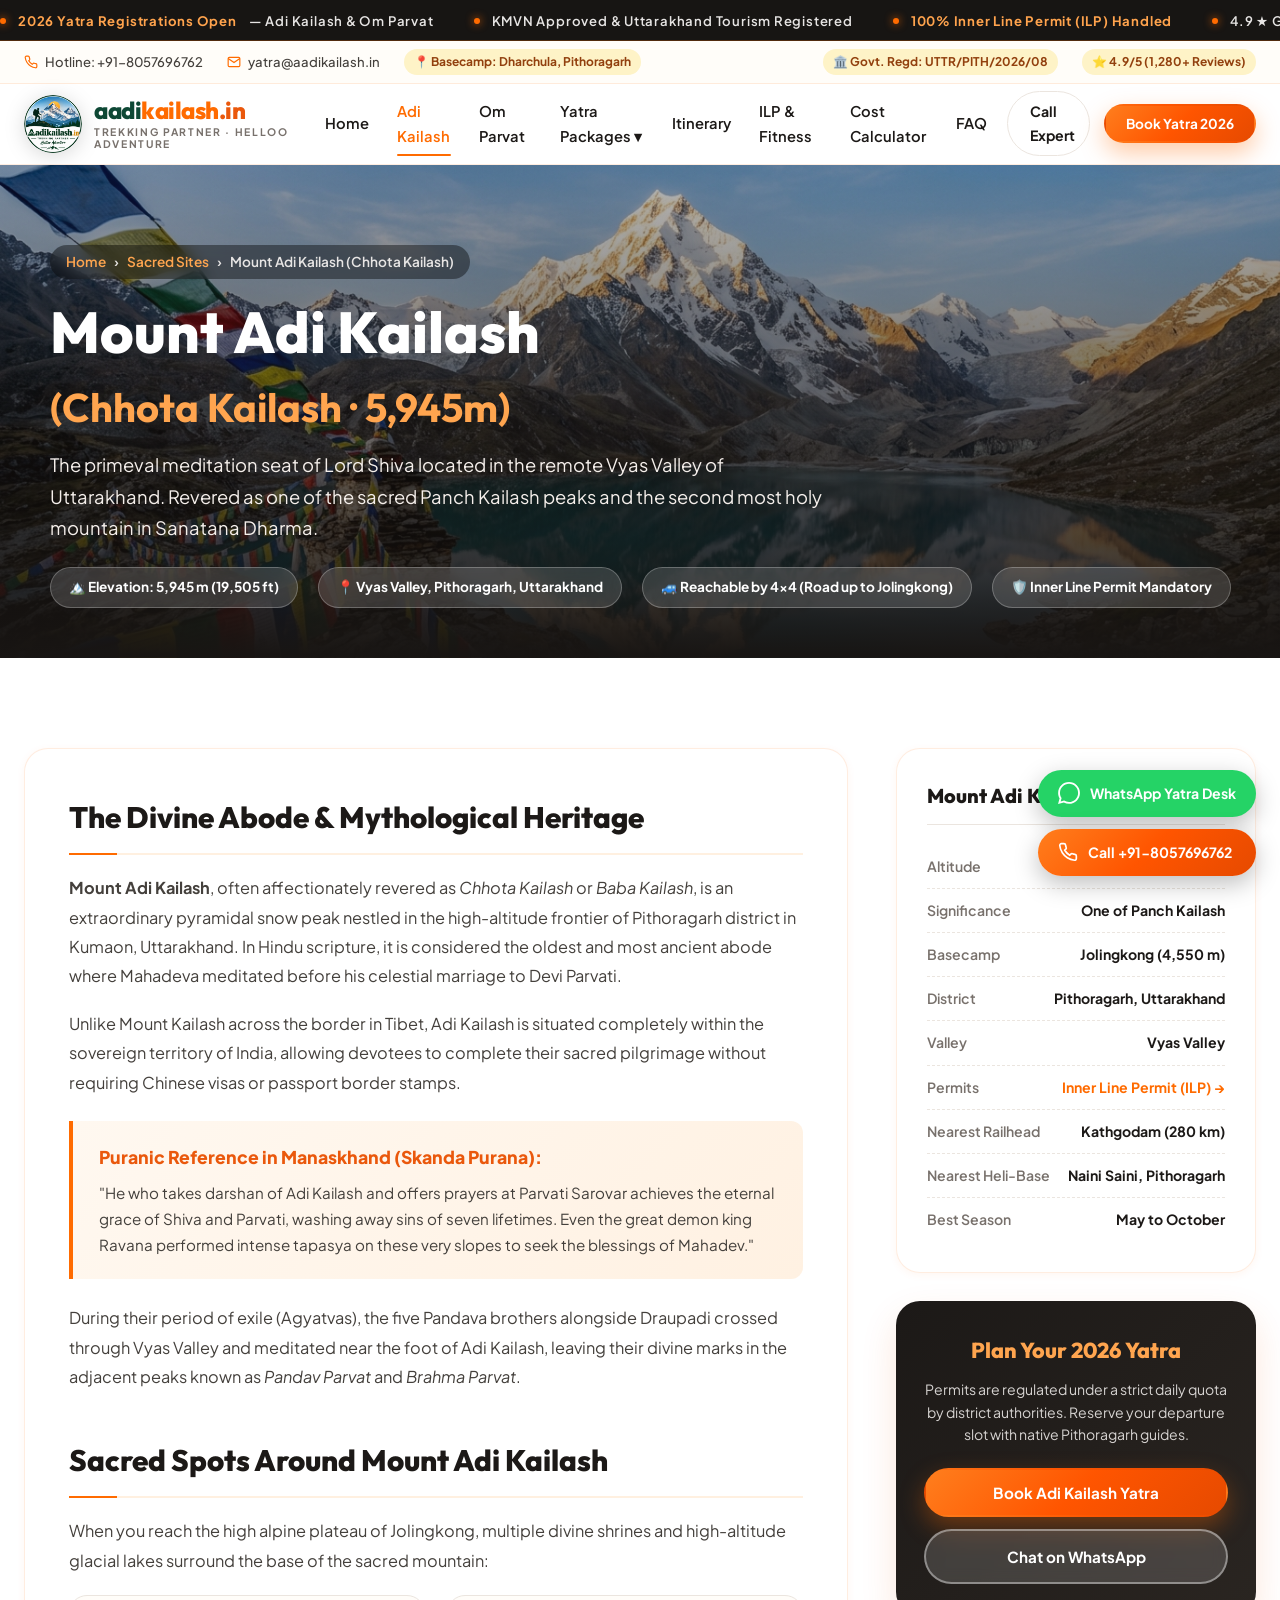
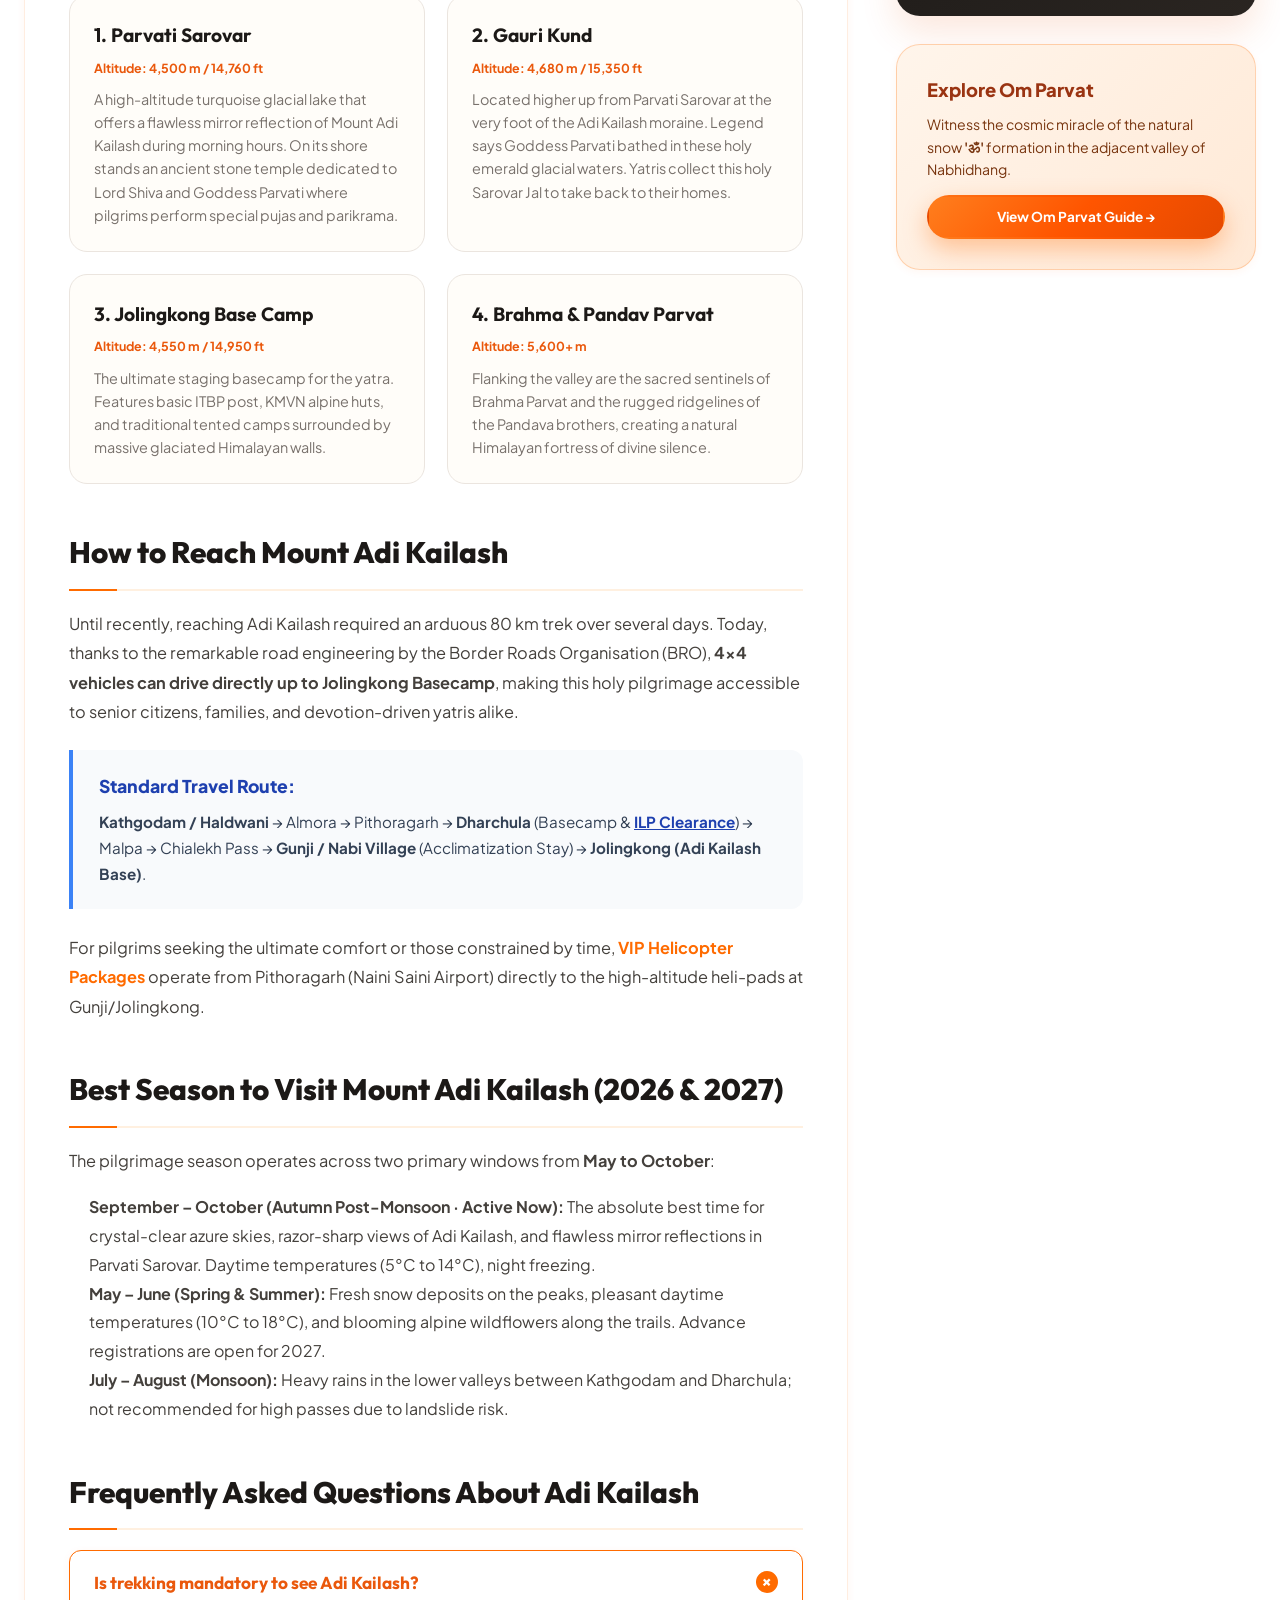
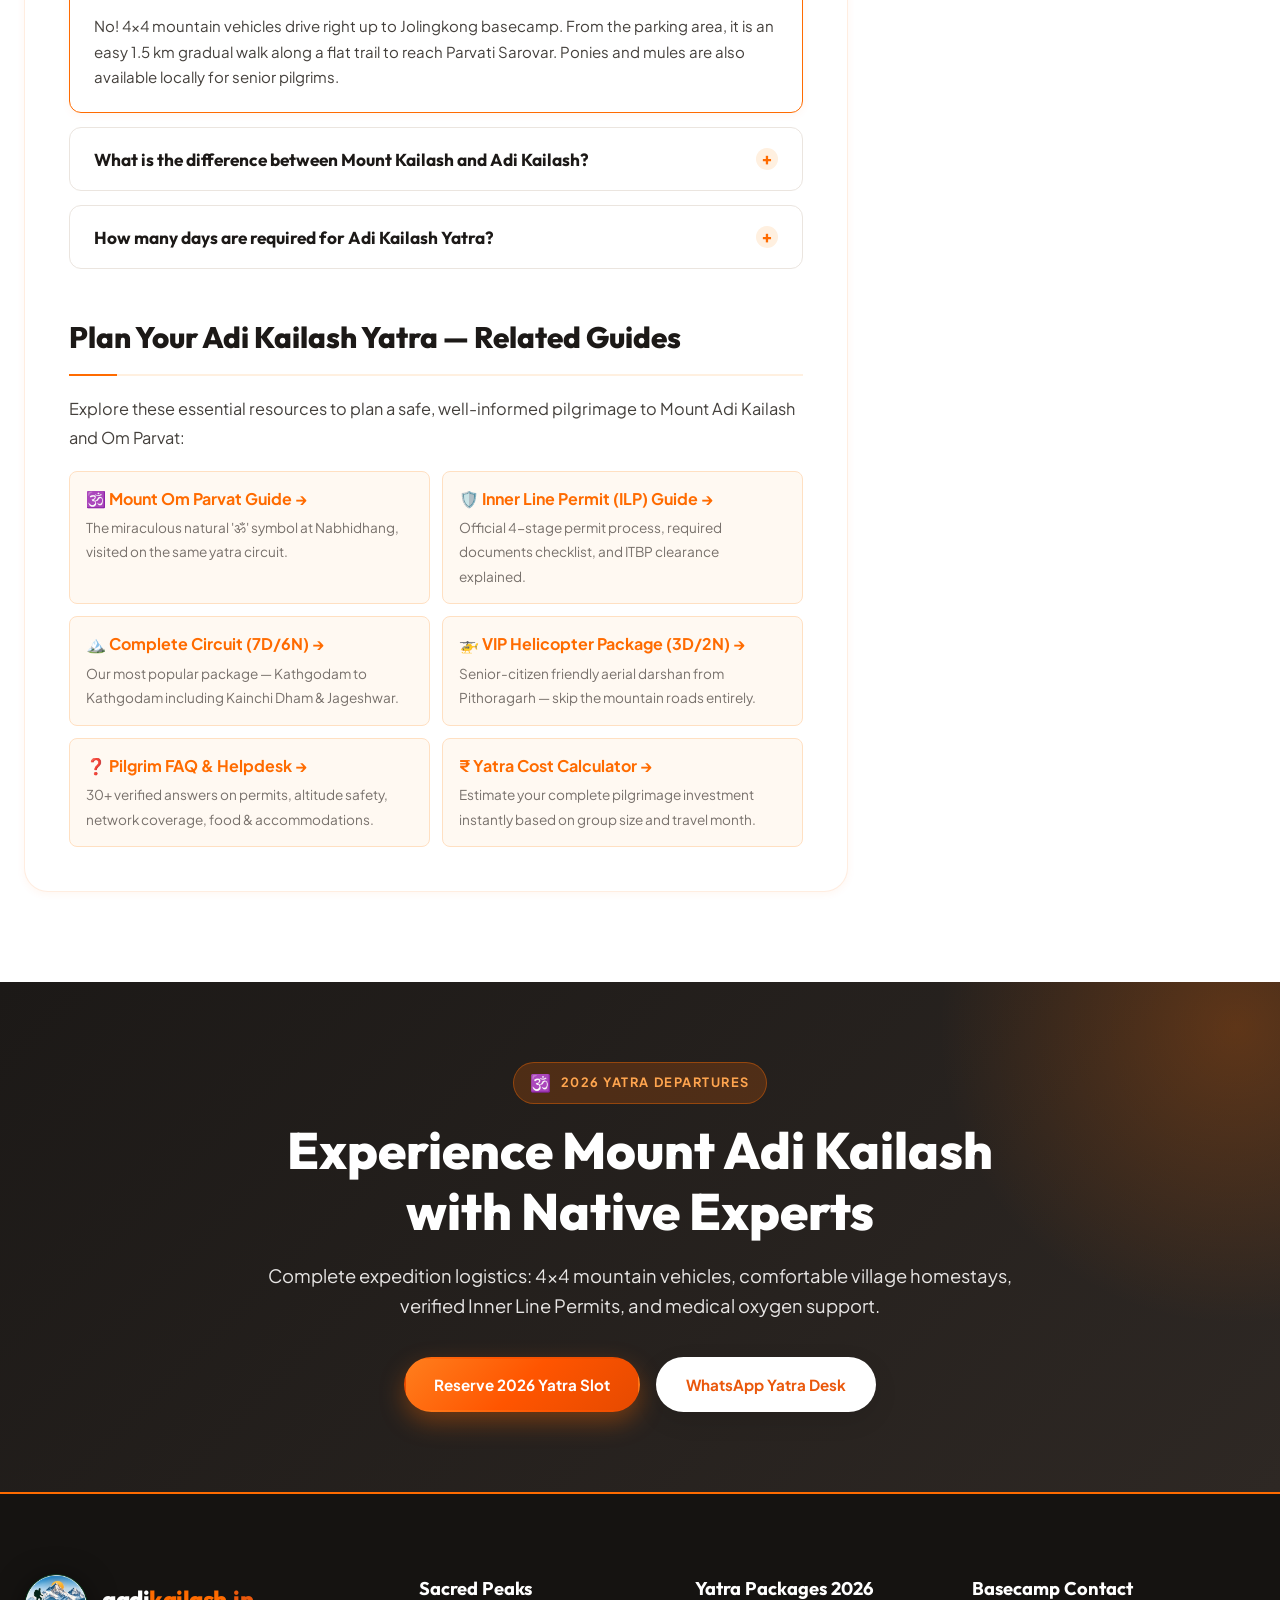
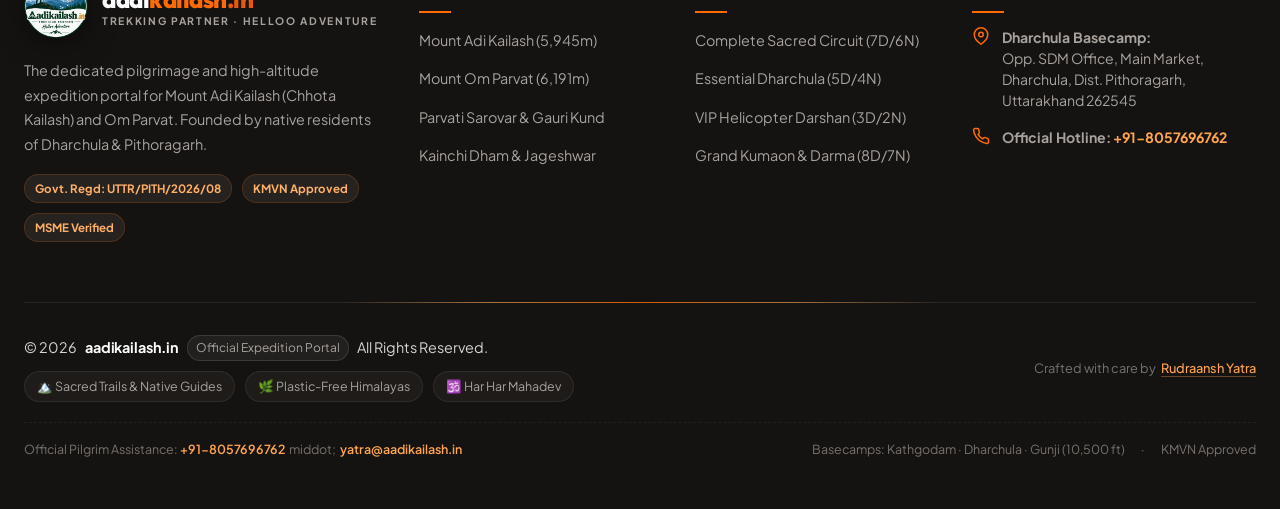
<file: adi-kailash.html>
<!DOCTYPE html>
<html lang="en">
<head>
  <meta charset="UTF-8">
  <meta name="viewport" content="width=device-width, initial-scale=1.0">
  <title>Mount Adi Kailash (Chhota Kailash) - Complete Guide, Legends & Yatra 2026 | aadikailash.in</title>
  <meta name="description" content="Discover Mount Adi Kailash (5,945m) in Vyas Valley, Pithoragarh. Complete pilgrim guide to Chhota Kailash, Parvati Sarovar, Gauri Kund, Jolingkong, inner line permits, and 2026 Yatra packages.">
  <meta name="keywords" content="Mount Adi Kailash, Chhota Kailash, Parvati Sarovar, Gauri Kund, Jolingkong, Vyas Valley, Adi Kailash Yatra 2026, aadikailash.in">
  
  <!-- Open Graph -->
  <meta property="og:title" content="Mount Adi Kailash (Chhota Kailash) Guide & Yatra 2026 | aadikailash.in">
  <meta property="og:description" content="Embark on the sacred journey to Mount Adi Kailash, the primordial abode of Lord Shiva in the Kumaon Himalayas.">
  <meta property="og:image" content="assets/images/hero-adi-kailash.jpg">
  <meta property="og:url" content="https://aadikailash.in/adi-kailash.html">

  <link rel="icon" type="image/png" href="assets/images/favicon.png">
  <link rel="apple-touch-icon" href="assets/images/favicon.png">
  <link rel="stylesheet" href="style.css">
</head>
<body>

  <!-- Top Announcement Ticker -->
  <div class="announcement-ticker">
    <div class="ticker-track">
      <div class="ticker-item">
        <span class="dot"></span>
        <span class="ticker-highlight">2026 Yatra Registrations Open</span> — Adi Kailash &amp; Om Parvat
      </div>
      <div class="ticker-item">
        <span class="dot"></span>
        <span>KMVN Approved &amp; Uttarakhand Tourism Registered</span>
      </div>
      <div class="ticker-item">
        <span class="dot"></span>
        <span class="ticker-highlight">100% Inner Line Permit (ILP) Handled</span>
      </div>
      <div class="ticker-item">
        <span class="dot"></span>
        <span>4.9 ★ Google Rating · 4,800+ Blessed Pilgrims</span>
      </div>
      <div class="ticker-item">
        <span class="dot"></span>
        <span class="ticker-highlight">2026 Yatra Registrations Open</span> — Adi Kailash &amp; Om Parvat
      </div>
    </div>
  </div>

  <!-- Top Bar -->
  <div class="top-bar">
    <div class="container top-bar-inner">
      <div class="top-bar-left">
        <a href="tel:+918057696762" class="top-contact-link">
          <svg viewBox="0 0 24 24" fill="none" stroke="currentColor" stroke-width="2"><path d="M22 16.92v3a2 2 0 0 1-2.18 2 19.79 19.79 0 0 1-8.63-3.07 19.5 19.5 0 0 1-6-6 19.79 19.79 0 0 1-3.07-8.67A2 2 0 0 1 4.11 2h3a2 2 0 0 1 2 1.72 12.84 12.84 0 0 0 .7 2.81 2 2 0 0 1-.45 2.11L8.09 9.91a16 16 0 0 0 6 6l1.27-1.27a2 2 0 0 1 2.11-.45 12.84 12.84 0 0 0 2.81.7A2 2 0 0 1 22 16.92z"></path></svg>
          Hotline: +91-8057696762
        </a>
        <a href="mailto:yatra@aadikailash.in" class="top-contact-link">
          <svg viewBox="0 0 24 24" fill="none" stroke="currentColor" stroke-width="2"><path d="M4 4h16c1.1 0 2 .9 2 2v12c0 1.1-.9 2-2 2H4c-1.1 0-2-.9-2-2V6c0-1.1.9-2 2-2z"></path><polyline points="22,6 12,13 2,6"></polyline></svg>
          yatra@aadikailash.in
        </a>
        <span class="trust-pill">📍 Basecamp: Dharchula, Pithoragarh</span>
      </div>
      <div class="top-bar-right">
        <span class="trust-pill">🏛️ Govt. Regd: UTTR/PITH/2026/08</span>
        <span class="trust-pill">⭐ 4.9/5 (1,280+ Reviews)</span>
      </div>
    </div>
  </div>

  <!-- Header Navigation -->
  <header class="main-header" id="mainHeader">
    <div class="container header-inner">
      <div class="logo-wrapper">
        <a href="index.html" class="logo-link">
          <img src="assets/images/brand-logo.png" alt="aadikailash.in - Trekking Partner Helloo Adventure" class="logo-img">
          <div class="logo-brand-info">
            <div class="logo-brand-title">
              aadi<span class="brand-saffron">kailash</span><span class="brand-dot">.in</span>
            </div>
            <div class="logo-brand-sub">Trekking Partner · Helloo Adventure</div>
          </div>
        </a>
      </div>

      <nav class="nav-menu">
        <a href="index.html" class="nav-link">Home</a>
        <a href="adi-kailash.html" class="nav-link active">Adi Kailash</a>
        <a href="om-parvat.html" class="nav-link">Om Parvat</a>
        <div class="nav-dropdown">
          <a href="index.html#packages" class="nav-link">Yatra Packages ▾</a>
          <div class="nav-dropdown-menu">
            <a href="package-complete-circuit.html" class="nav-dropdown-item">
              <span>Complete Circuit (7D/6N)</span>
              <span class="badge">Popular</span>
            </a>
            <a href="package-essential.html" class="nav-dropdown-item">
              <span>Essential Dharchula (5D/4N)</span>
              <span class="badge">Best Value</span>
            </a>
            <a href="package-helicopter.html" class="nav-dropdown-item">
              <span>VIP Helicopter (3D/2N)</span>
              <span class="badge">VIP</span>
            </a>
            <a href="package-grand-kumaon.html" class="nav-dropdown-item">
              <span>Grand Kumaon &amp; Darma (8D/7N)</span>
              <span class="badge">Expedition</span>
            </a>
          </div>
        </div>
        <a href="index.html#itinerary" class="nav-link">Itinerary</a>
        <a href="ilp-fitness.html" class="nav-link">ILP &amp; Fitness</a>
        <a href="index.html#calculator" class="nav-link">Cost Calculator</a>
        <a href="faq.html" class="nav-link">FAQ</a>
      </nav>

      <div class="header-cta-group">
        <a href="tel:+918057696762" class="btn-header-call">
          <svg viewBox="0 0 24 24" fill="none" stroke="currentColor" stroke-width="2"><path d="M22 16.92v3a2 2 0 0 1-2.18 2 19.79 19.79 0 0 1-8.63-3.07 19.5 19.5 0 0 1-6-6 19.79 19.79 0 0 1-3.07-8.67A2 2 0 0 1 4.11 2h3a2 2 0 0 1 2 1.72 12.84 12.84 0 0 0 .7 2.81 2 2 0 0 1-.45 2.11L8.09 9.91a16 16 0 0 0 6 6l1.27-1.27a2 2 0 0 1 2.11-.45 12.84 12.84 0 0 0 2.81.7A2 2 0 0 1 22 16.92z"></path></svg>
          <span>Call Expert</span>
        </a>
        <button class="btn btn-primary btn-sm btn-open-booking" data-package-name="Adi Kailash Yatra 2026">
          Book Yatra 2026
        </button>
        <button class="mobile-nav-toggle" id="mobileNavToggle" aria-label="Open Navigation Menu">
          <svg viewBox="0 0 24 24" fill="none" stroke="currentColor" stroke-width="2"><line x1="3" y1="12" x2="21" y2="12"></line><line x1="3" y1="6" x2="21" y2="6"></line><line x1="3" y1="18" x2="21" y2="18"></line></svg>
        </button>
      </div>
    </div>
  </header>

  <!-- Mobile Drawer -->
  <div class="drawer-overlay" id="drawerOverlay"></div>
  <aside class="mobile-drawer" id="mobileDrawer">
    <div class="drawer-header">
      <div style="display: flex; align-items: center; gap: 10px;">
        <img src="assets/images/brand-logo.png" alt="aadikailash.in" class="drawer-logo-img">
        <div class="logo-brand-info">
          <div class="logo-brand-title" style="font-size: 1.25rem;">
            aadi<span class="brand-saffron">kailash</span><span class="brand-dot">.in</span>
          </div>
          <div class="logo-brand-sub">Trekking Partner</div>
        </div>
      </div>
      <button class="drawer-close-btn" id="drawerCloseBtn">&times;</button>
    </div>
    <div class="mobile-nav-links">
      <a href="index.html" class="mobile-nav-link">Home</a>
      <a href="adi-kailash.html" class="mobile-nav-link active">Mount Adi Kailash</a>
      <a href="om-parvat.html" class="mobile-nav-link">Mount Om Parvat</a>
      <a href="package-complete-circuit.html" class="mobile-nav-link">7D/6N Complete Circuit (₹38,500)</a>
      <a href="package-essential.html" class="mobile-nav-link">5D/4N Essential Dharchula (₹28,500)</a>
      <a href="package-helicopter.html" class="mobile-nav-link">3D/2N VIP Helicopter (₹72,000)</a>
      <a href="package-grand-kumaon.html" class="mobile-nav-link">8D/7N Grand Kumaon &amp; Darma (₹46,000)</a>
      <a href="index.html#itinerary" class="mobile-nav-link">Day-Wise Itinerary</a>
      <a href="ilp-fitness.html" class="mobile-nav-link">Inner Line Permit (ILP)</a>
      <a href="index.html#calculator" class="mobile-nav-link">Cost Calculator</a>
      <a href="faq.html" class="mobile-nav-link">Frequently Asked Questions (FAQ)</a>
    </div>
  </aside>

  <!-- Subpage Hero Banner -->
  <section class="subpage-hero subpage-hero-adi">
    <div class="container">
      <div class="breadcrumb">
        <a href="index.html">Home</a>
        <span>›</span>
        <a href="index.html#sacred-sites">Sacred Sites</a>
        <span>›</span>
        <span>Mount Adi Kailash (Chhota Kailash)</span>
      </div>

      <h1 class="subpage-hero-title">
        Mount Adi Kailash <br>
        <span style="color: #FFA54F; font-size: clamp(1.8rem, 3.2vw, 2.5rem); font-weight: 700;">(Chhota Kailash · 5,945m)</span>
      </h1>

      <p class="subpage-hero-desc">
        The primeval meditation seat of Lord Shiva located in the remote Vyas Valley of Uttarakhand. Revered as one of the sacred Panch Kailash peaks and the second most holy mountain in Sanatana Dharma.
      </p>

      <div class="subpage-stats-strip">
        <span class="subpage-stat-badge">🏔️ Elevation: 5,945 m (19,505 ft)</span>
        <span class="subpage-stat-badge">📍 Vyas Valley, Pithoragarh, Uttarakhand</span>
        <span class="subpage-stat-badge">🚙 Reachable by 4x4 (Road up to Jolingkong)</span>
        <span class="subpage-stat-badge">🛡️ Inner Line Permit Mandatory</span>
      </div>
    </div>
  </section>

  <!-- Main Content Layout -->
  <section class="section section-light">
    <div class="container detail-layout-grid">
      <!-- Main Content Left Column -->
      <main class="detail-main-content">
        
        <!-- Block 1: Overview & Divine Significance -->
        <article class="detail-section-block">
          <h2>The Divine Abode &amp; Mythological Heritage</h2>
          <p>
            <strong>Mount Adi Kailash</strong>, often affectionately revered as <em>Chhota Kailash</em> or <em>Baba Kailash</em>, is an extraordinary pyramidal snow peak nestled in the high-altitude frontier of Pithoragarh district in Kumaon, Uttarakhand. In Hindu scripture, it is considered the oldest and most ancient abode where Mahadeva meditated before his celestial marriage to Devi Parvati.
          </p>
          <p>
            Unlike Mount Kailash across the border in Tibet, Adi Kailash is situated completely within the sovereign territory of India, allowing devotees to complete their sacred pilgrimage without requiring Chinese visas or passport border stamps.
          </p>

          <div class="highlight-box">
            <h4>Puranic Reference in Manaskhand (Skanda Purana):</h4>
            <p>
              "He who takes darshan of Adi Kailash and offers prayers at Parvati Sarovar achieves the eternal grace of Shiva and Parvati, washing away sins of seven lifetimes. Even the great demon king Ravana performed intense tapasya on these very slopes to seek the blessings of Mahadev."
            </p>
          </div>

          <p>
            During their period of exile (Agyatvas), the five Pandava brothers alongside Draupadi crossed through Vyas Valley and meditated near the foot of Adi Kailash, leaving their divine marks in the adjacent peaks known as <em>Pandav Parvat</em> and <em>Brahma Parvat</em>.
          </p>
        </article>

        <!-- Block 2: Sacred Spots Around Adi Kailash -->
        <article class="detail-section-block" id="sacred-spots">
          <h2>Sacred Spots Around Mount Adi Kailash</h2>
          <p>
            When you reach the high alpine plateau of Jolingkong, multiple divine shrines and high-altitude glacial lakes surround the base of the sacred mountain:
          </p>

          <div class="subpage-attractions-grid">
            <div class="subpage-attraction-card">
              <h4>1. Parvati Sarovar</h4>
              <span class="attraction-alt">Altitude: 4,500 m / 14,760 ft</span>
              <p>
                A high-altitude turquoise glacial lake that offers a flawless mirror reflection of Mount Adi Kailash during morning hours. On its shore stands an ancient stone temple dedicated to Lord Shiva and Goddess Parvati where pilgrims perform special pujas and parikrama.
              </p>
            </div>

            <div class="subpage-attraction-card">
              <h4>2. Gauri Kund</h4>
              <span class="attraction-alt">Altitude: 4,680 m / 15,350 ft</span>
              <p>
                Located higher up from Parvati Sarovar at the very foot of the Adi Kailash moraine. Legend says Goddess Parvati bathed in these holy emerald glacial waters. Yatris collect this holy Sarovar Jal to take back to their homes.
              </p>
            </div>

            <div class="subpage-attraction-card">
              <h4>3. Jolingkong Base Camp</h4>
              <span class="attraction-alt">Altitude: 4,550 m / 14,950 ft</span>
              <p>
                The ultimate staging basecamp for the yatra. Features basic ITBP post, KMVN alpine huts, and traditional tented camps surrounded by massive glaciated Himalayan walls.
              </p>
            </div>

            <div class="subpage-attraction-card">
              <h4>4. Brahma &amp; Pandav Parvat</h4>
              <span class="attraction-alt">Altitude: 5,600+ m</span>
              <p>
                Flanking the valley are the sacred sentinels of Brahma Parvat and the rugged ridgelines of the Pandava brothers, creating a natural Himalayan fortress of divine silence.
              </p>
            </div>
          </div>
        </article>

        <!-- Block 3: How to Reach Adi Kailash -->
        <article class="detail-section-block">
          <h2>How to Reach Mount Adi Kailash</h2>
          <p>
            Until recently, reaching Adi Kailash required an arduous 80 km trek over several days. Today, thanks to the remarkable road engineering by the Border Roads Organisation (BRO), <strong>4x4 vehicles can drive directly up to Jolingkong Basecamp</strong>, making this holy pilgrimage accessible to senior citizens, families, and devotion-driven yatris alike.
          </p>

          <div class="highlight-box" style="background: #F8FAFC; border-left-color: #3B82F6;">
            <h4 style="color: #1E40AF;">Standard Travel Route:</h4>
            <p style="color: #334155;">
              <strong>Kathgodam / Haldwani</strong> → Almora → Pithoragarh → <strong>Dharchula</strong> (Basecamp &amp; <a href="ilp-fitness.html" style="color: #1E40AF; font-weight: 700; text-decoration: underline;">ILP Clearance</a>) → Malpa → Chialekh Pass → <strong>Gunji / Nabi Village</strong> (Acclimatization Stay) → <strong>Jolingkong (Adi Kailash Base)</strong>.
            </p>
          </div>

          <p>
            For pilgrims seeking the ultimate comfort or those constrained by time, <a href="package-helicopter.html" style="color: var(--primary-orange); font-weight: 700;"><strong>VIP Helicopter Packages</strong></a> operate from Pithoragarh (Naini Saini Airport) directly to the high-altitude heli-pads at Gunji/Jolingkong.
          </p>
        </article>

        <!-- Block 4: Best Time to Visit & Weather -->
        <article class="detail-section-block">
          <h2>Best Season to Visit Mount Adi Kailash (2026 &amp; 2027)</h2>
          <p>
            The pilgrimage season operates across two primary windows from <strong>May to October</strong>:
          </p>
          <ul style="padding-left: 20px; line-height: 1.8; color: var(--text-body); margin-bottom: 20px;">
            <li><strong>September – October (Autumn Post-Monsoon · Active Now):</strong> The absolute best time for crystal-clear azure skies, razor-sharp views of Adi Kailash, and flawless mirror reflections in Parvati Sarovar. Daytime temperatures (5°C to 14°C), night freezing.</li>
            <li><strong>May – June (Spring &amp; Summer):</strong> Fresh snow deposits on the peaks, pleasant daytime temperatures (10°C to 18°C), and blooming alpine wildflowers along the trails. Advance registrations are open for 2027.</li>
            <li><strong>July – August (Monsoon):</strong> Heavy rains in the lower valleys between Kathgodam and Dharchula; not recommended for high passes due to landslide risk.</li>
          </ul>
        </article>

        <!-- Block 5: FAQs -->
        <article class="detail-section-block">
          <h2>Frequently Asked Questions About Adi Kailash</h2>
          
          <div class="faq-wrap" style="margin-top: 20px;">
            <div class="faq-item active">
              <button class="faq-question">
                <span>Is trekking mandatory to see Adi Kailash?</span>
                <span class="faq-icon">+</span>
              </button>
              <div class="faq-answer">
                No! 4x4 mountain vehicles drive right up to Jolingkong basecamp. From the parking area, it is an easy 1.5 km gradual walk along a flat trail to reach Parvati Sarovar. Ponies and mules are also available locally for senior pilgrims.
              </div>
            </div>

            <div class="faq-item">
              <button class="faq-question">
                <span>What is the difference between Mount Kailash and Adi Kailash?</span>
                <span class="faq-icon">+</span>
              </button>
              <div class="faq-answer">
                Mount Kailash (6,638m) is located in the Tibet Autonomous Region of China. Mount Adi Kailash (5,945m) is located completely inside India in Uttarakhand. According to the Skanda Purana, Adi Kailash is the primeval (Adi) seat where Lord Shiva meditated, granting equal spiritual merit to Kailash Mansarovar.
              </div>
            </div>

            <div class="faq-item">
              <button class="faq-question">
                <span>How many days are required for Adi Kailash Yatra?</span>
                <span class="faq-icon">+</span>
              </button>
              <div class="faq-answer">
                From Kathgodam, the standard circuit is <a href="package-complete-circuit.html" style="color: var(--primary-orange); font-weight: 700;">7 Days / 6 Nights</a>, allowing proper acclimatization in Dharchula and Gunji. From Dharchula directly, it takes <a href="package-essential.html" style="color: var(--primary-orange); font-weight: 700;">5 Days / 4 Nights</a>. <a href="package-helicopter.html" style="color: var(--primary-orange); font-weight: 700;">Helicopter packages</a> can be completed in 3 Days / 2 Nights. For more answers, visit our <a href="faq.html" style="color: var(--primary-orange); font-weight: 700;">complete Pilgrim FAQ guide</a>.
              </div>
            </div>
          </div>
        </article>

        <!-- Related Internal Links Section -->
        <article class="detail-section-block">
          <h2>Plan Your Adi Kailash Yatra — Related Guides</h2>
          <p>Explore these essential resources to plan a safe, well-informed pilgrimage to Mount Adi Kailash and Om Parvat:</p>
          <ul style="padding-left: 0; list-style: none; display: grid; grid-template-columns: repeat(auto-fit, minmax(240px, 1fr)); gap: 12px; margin-top: 16px;">
            <li style="background: #FFF9F2; border: 1px solid #FFE0C2; border-radius: 8px; padding: 14px 16px;">
              <a href="om-parvat.html" style="color: var(--primary-orange); font-weight: 700; text-decoration: none;">🕉️ Mount Om Parvat Guide →</a>
              <p style="font-size: 0.85rem; color: var(--text-muted); margin: 4px 0 0;">The miraculous natural 'ॐ' symbol at Nabhidhang, visited on the same yatra circuit.</p>
            </li>
            <li style="background: #FFF9F2; border: 1px solid #FFE0C2; border-radius: 8px; padding: 14px 16px;">
              <a href="ilp-fitness.html" style="color: var(--primary-orange); font-weight: 700; text-decoration: none;">🛡️ Inner Line Permit (ILP) Guide →</a>
              <p style="font-size: 0.85rem; color: var(--text-muted); margin: 4px 0 0;">Official 4-stage permit process, required documents checklist, and ITBP clearance explained.</p>
            </li>
            <li style="background: #FFF9F2; border: 1px solid #FFE0C2; border-radius: 8px; padding: 14px 16px;">
              <a href="package-complete-circuit.html" style="color: var(--primary-orange); font-weight: 700; text-decoration: none;">🏔️ Complete Circuit (7D/6N) →</a>
              <p style="font-size: 0.85rem; color: var(--text-muted); margin: 4px 0 0;">Our most popular package — Kathgodam to Kathgodam including Kainchi Dham &amp; Jageshwar.</p>
            </li>
            <li style="background: #FFF9F2; border: 1px solid #FFE0C2; border-radius: 8px; padding: 14px 16px;">
              <a href="package-helicopter.html" style="color: var(--primary-orange); font-weight: 700; text-decoration: none;">🚁 VIP Helicopter Package (3D/2N) →</a>
              <p style="font-size: 0.85rem; color: var(--text-muted); margin: 4px 0 0;">Senior-citizen friendly aerial darshan from Pithoragarh — skip the mountain roads entirely.</p>
            </li>
            <li style="background: #FFF9F2; border: 1px solid #FFE0C2; border-radius: 8px; padding: 14px 16px;">
              <a href="faq.html" style="color: var(--primary-orange); font-weight: 700; text-decoration: none;">❓ Pilgrim FAQ &amp; Helpdesk →</a>
              <p style="font-size: 0.85rem; color: var(--text-muted); margin: 4px 0 0;">30+ verified answers on permits, altitude safety, network coverage, food &amp; accommodations.</p>
            </li>
            <li style="background: #FFF9F2; border: 1px solid #FFE0C2; border-radius: 8px; padding: 14px 16px;">
              <a href="index.html#calculator" style="color: var(--primary-orange); font-weight: 700; text-decoration: none;">₹ Yatra Cost Calculator →</a>
              <p style="font-size: 0.85rem; color: var(--text-muted); margin: 4px 0 0;">Estimate your complete pilgrimage investment instantly based on group size and travel month.</p>
            </li>
          </ul>
        </article>

      </main>

      <!-- Sidebar Right Column -->
      <aside class="detail-sidebar">
        <!-- Quick Facts Card -->
        <div class="quick-facts-card">
          <h3>Mount Adi Kailash Facts</h3>
          
          <div class="fact-row">
            <span class="fact-label">Altitude</span>
            <span class="fact-val">5,945 m (19,505 ft)</span>
          </div>
          <div class="fact-row">
            <span class="fact-label">Significance</span>
            <span class="fact-val">One of Panch Kailash</span>
          </div>
          <div class="fact-row">
            <span class="fact-label">Basecamp</span>
            <span class="fact-val">Jolingkong (4,550 m)</span>
          </div>
          <div class="fact-row">
            <span class="fact-label">District</span>
            <span class="fact-val">Pithoragarh, Uttarakhand</span>
          </div>
          <div class="fact-row">
            <span class="fact-label">Valley</span>
            <span class="fact-val">Vyas Valley</span>
          </div>
          <div class="fact-row">
            <span class="fact-label">Permits</span>
            <span class="fact-val"><a href="ilp-fitness.html" style="color: var(--primary-orange); font-weight: 700; text-decoration: none;">Inner Line Permit (ILP) →</a></span>
          </div>
          <div class="fact-row">
            <span class="fact-label">Nearest Railhead</span>
            <span class="fact-val">Kathgodam (280 km)</span>
          </div>
          <div class="fact-row">
            <span class="fact-label">Nearest Heli-Base</span>
            <span class="fact-val">Naini Saini, Pithoragarh</span>
          </div>
          <div class="fact-row">
            <span class="fact-label">Best Season</span>
            <span class="fact-val">May to October</span>
          </div>
        </div>

        <!-- Sticky Booking Card -->
        <div class="sidebar-booking-card">
          <h3>Plan Your 2026 Yatra</h3>
          <p>
            Permits are regulated under a strict daily quota by district authorities. Reserve your departure slot with native Pithoragarh guides.
          </p>
          <button class="btn btn-primary btn-open-booking" data-package-name="Adi Kailash Complete Yatra 2026" style="width: 100%; margin-bottom: 12px;">
            Book Adi Kailash Yatra
          </button>
          <a href="https://wa.me/918057696762?text=Namaste!%20I%20want%20to%20plan%20my%20Adi%20Kailash%20Yatra%202026." target="_blank" class="btn btn-outline-white" style="width: 100%;">
            Chat on WhatsApp
          </a>
        </div>

        <!-- Cross-link Card to Om Parvat -->
        <div class="quick-facts-card" style="background: linear-gradient(135deg, #FFF5EB 0%, #FFE9D6 100%); border-color: rgba(255, 107, 0, 0.25);">
          <h4 style="font-size: 1.15rem; font-weight: 800; color: #9A3412; margin-bottom: 8px;">Explore Om Parvat</h4>
          <p style="font-size: 0.88rem; color: #78350F; line-height: 1.6; margin-bottom: 14px;">
            Witness the cosmic miracle of the natural snow <strong>'ॐ'</strong> formation in the adjacent valley of Nabhidhang.
          </p>
          <a href="om-parvat.html" class="btn btn-primary btn-sm" style="width: 100%;">
            View Om Parvat Guide →
          </a>
        </div>
      </aside>
    </div>
  </section>

  <!-- CTA Banner Section -->
  <section class="cta-banner-section">
    <div class="container cta-banner-content">
      <div class="section-tag" style="background: rgba(255, 107, 0, 0.2); border-color: rgba(255, 107, 0, 0.4); color: #FFA54F;">
        <span class="om-symbol">🕉️</span> 2026 Yatra Departures
      </div>
      <h2>Experience Mount Adi Kailash with Native Experts</h2>
      <p>
        Complete expedition logistics: 4x4 mountain vehicles, comfortable village homestays, verified Inner Line Permits, and medical oxygen support.
      </p>
      <div class="cta-buttons-group">
        <button class="btn btn-primary btn-open-booking" data-package-name="Adi Kailash Yatra 2026">
          Reserve 2026 Yatra Slot
        </button>
        <a href="https://wa.me/918057696762" target="_blank" class="btn btn-white">
          WhatsApp Yatra Desk
        </a>
      </div>
    </div>
  </section>

  <!-- Footer -->
  <footer class="main-footer">
    <div class="container">
      <div class="footer-top-grid">
        <div class="footer-col footer-about">
          <div class="footer-logo-wrap">
            <img src="assets/images/brand-logo.png" alt="aadikailash.in" class="footer-logo-img">
            <div class="logo-brand-info">
              <div class="logo-brand-title">
                aadi<span class="brand-saffron">kailash</span><span class="brand-dot">.in</span>
              </div>
              <div class="logo-brand-sub">Trekking Partner · Helloo Adventure</div>
            </div>
          </div>
          <p>
            The dedicated pilgrimage and high-altitude expedition portal for Mount Adi Kailash (Chhota Kailash) and Om Parvat. Founded by native residents of Dharchula &amp; Pithoragarh.
          </p>
          <div class="certifications-badge-row">
            <span class="cert-badge">Govt. Regd: UTTR/PITH/2026/08</span>
            <span class="cert-badge">KMVN Approved</span>
            <span class="cert-badge">MSME Verified</span>
          </div>
        </div>

        <div class="footer-col">
          <h4>Sacred Peaks</h4>
          <ul class="footer-links-list">
            <li><a href="adi-kailash.html">Mount Adi Kailash (5,945m)</a></li>
            <li><a href="om-parvat.html">Mount Om Parvat (6,191m)</a></li>
            <li><a href="index.html#sacred-sites">Parvati Sarovar &amp; Gauri Kund</a></li>
            <li><a href="index.html#spiritual-circuit">Kainchi Dham &amp; Jageshwar</a></li>
          </ul>
        </div>

        <div class="footer-col">
          <h4>Yatra Packages 2026</h4>
          <ul class="footer-links-list">
            <li><a href="package-complete-circuit.html">Complete Sacred Circuit (7D/6N)</a></li>
            <li><a href="package-essential.html">Essential Dharchula (5D/4N)</a></li>
            <li><a href="package-helicopter.html">VIP Helicopter Darshan (3D/2N)</a></li>
            <li><a href="package-grand-kumaon.html">Grand Kumaon &amp; Darma (8D/7N)</a></li>
          </ul>
        </div>

        <div class="footer-col">
          <h4>Basecamp Contact</h4>
          <div class="footer-contact-item">
            <svg viewBox="0 0 24 24" fill="none" stroke="currentColor" stroke-width="2"><path d="M21 10c0 7-9 13-9 13s-9-6-9-13a9 9 0 0 1 18 0z"></path><circle cx="12" cy="10" r="3"></circle></svg>
            <div>
              <strong>Dharchula Basecamp:</strong><br>
              Opp. SDM Office, Main Market, Dharchula, Dist. Pithoragarh, Uttarakhand 262545
            </div>
          </div>
          <div class="footer-contact-item">
            <svg viewBox="0 0 24 24" fill="none" stroke="currentColor" stroke-width="2"><path d="M22 16.92v3a2 2 0 0 1-2.18 2 19.79 19.79 0 0 1-8.63-3.07 19.5 19.5 0 0 1-6-6 19.79 19.79 0 0 1-3.07-8.67A2 2 0 0 1 4.11 2h3a2 2 0 0 1 2 1.72 12.84 12.84 0 0 0 .7 2.81 2 2 0 0 1-.45 2.11L8.09 9.91a16 16 0 0 0 6 6l1.27-1.27a2 2 0 0 1 2.11-.45 12.84 12.84 0 0 0 2.81.7A2 2 0 0 1 22 16.92z"></path></svg>
            <div>
              <strong>Official Hotline:</strong> <a href="tel:+918057696762" style="color: #FFA54F; font-weight: 700; text-decoration: none;">+91-8057696762</a>
            </div>
          </div>
        </div>
      </div>

      <div class="footer-bottom-bar">
        <div class="footer-bottom-main">
          <div class="footer-brand-meta">
            <div class="footer-copyright">
              &copy; 2026 <strong>aadikailash.in</strong>
              <span class="footer-copyright-badge">Official Expedition Portal</span>
              <span>All Rights Reserved.</span>
            </div>
            <div class="footer-sacred-tags">
              <span class="footer-sacred-pill">🏔️ Sacred Trails &amp; Native Guides</span>
              <span class="footer-sacred-pill">🌿 Plastic-Free Himalayas</span>
              <span class="footer-sacred-pill">🕉️ Har Har Mahadev</span>
            </div>
          </div>

          <div class="footer-designer-credit">
            <div class="designer-label-wrap">
              <span class="designer-label">Crafted with care by</span>
              <a href="https://www.rudraanshyatra.com/" target="_blank" rel="noopener noreferrer" class="designer-link-badge">
                <span>Rudraansh Yatra</span>
                <svg viewBox="0 0 24 24" fill="none" stroke="currentColor" stroke-width="2.5"><path d="M7 17l9.2-9.2M17 17V8H8"/></svg>
              </a>
            </div>
            <span class="designer-subtext">Specialists in Sacred Himalayan Pilgrimages</span>
          </div>
        </div>

        <div class="footer-bottom-sub">
          <div>
            Official Pilgrim Assistance: <a href="tel:+918057696762">+91-8057696762</a> &nbspmiddot;&nbsp; 
            <a href="mailto:yatra@aadikailash.in">yatra@aadikailash.in</a>
          </div>
          <div class="footer-portal-stats">
            <span>Basecamps: Kathgodam &middot; Dharchula &middot; Gunji (10,500 ft)</span>
            <span>&middot;</span>
            <span>KMVN Approved</span>
          </div>
        </div>
      </div>
    </div>
  </footer>

  <!-- Booking Modal -->
  <div class="booking-modal" id="bookingModal">
    <div class="booking-modal-card">
      <div class="modal-header">
        <h3>Reserve Your 2026 Yatra Slot</h3>
        <p>Expert local coordinator will contact you with day-wise itinerary &amp; permit details</p>
        <button class="modal-close-btn" id="modalCloseBtn">&times;</button>
      </div>
      <div class="modal-body">
        <form id="yatraBookingForm">
          <div class="modal-form-group">
            <label>Full Name *</label>
            <input type="text" id="modalName" placeholder="e.g. Ramesh Kumar" required>
          </div>

          <div class="modal-form-group">
            <label>WhatsApp / Phone Number *</label>
            <input type="tel" id="modalPhone" placeholder="e.g. +91 98765 43210" required>
          </div>

          <div class="modal-form-group">
            <label>Selected Yatra Package</label>
            <select id="modalPackageSelect">
              <option value="Complete Sacred Kumaon & Adi Kailash (7D/6N)">Complete Sacred Kumaon &amp; Adi Kailash (7D/6N)</option>
              <option value="Adi Kailash Essential (5D/4N Dharchula)">Adi Kailash Essential (5D/4N Dharchula)</option>
              <option value="VIP Helicopter Adi Kailash (3D/2N)">VIP Helicopter Adi Kailash (3D/2N)</option>
              <option value="Grand Kumaon & Panchachuli (8D/7N)">Grand Kumaon &amp; Panchachuli (8D/7N)</option>
            </select>
          </div>

          <div style="display: grid; grid-template-columns: 1fr 1fr; gap: 16px;">
            <div class="modal-form-group">
              <label>Travel Month (2026 / 2027)</label>
              <select id="modalMonth">
                <option value="September 2026" selected>September 2026 (Open Now)</option>
                <option value="October 2026">October 2026 (Clear Skies)</option>
                <option value="May 2027">May 2027 (Pre-Book Summer 2027)</option>
                <option value="June 2027">June 2027 (Pre-Book Summer 2027)</option>
              </select>
            </div>
            <div class="modal-form-group">
              <label>No. of Yatris</label>
              <select id="modalPersons">
                <option value="1">1 Person</option>
                <option value="2" selected>2 Persons</option>
                <option value="3-5">3–5 Persons</option>
                <option value="6-10">6–10 Persons</option>
                <option value="11+">11+ Persons</option>
              </select>
            </div>
          </div>

          <button type="submit" class="btn btn-primary" style="width: 100%; margin-top: 10px; padding: 14px;">
            Send Inquiry to Pithoragarh Desk
          </button>
        </form>
      </div>
    </div>
  </div>

  <!-- Floating Actions Bar -->
  <div class="floating-actions-bar">
    <a href="https://wa.me/918057696762?text=Namaste!%20I%20want%20to%20plan%20my%20Adi%20Kailash%20Yatra%202026." target="_blank" class="floating-btn btn-floating-whatsapp" aria-label="Chat on WhatsApp">
      <svg width="22" height="22" viewBox="0 0 24 24" fill="#FFFFFF"><path d="M.057 24l1.687-6.163c-1.041-1.804-1.588-3.849-1.587-5.946.003-6.556 5.338-11.891 11.893-11.891 3.181.001 6.167 1.24 8.413 3.488 2.245 2.248 3.481 5.236 3.48 8.414-.003 6.557-5.338 11.892-11.893 11.892-1.99-.001-3.951-.5-5.688-1.448l-6.305 1.654zm6.597-3.807c1.676.995 3.276 1.591 5.392 1.592 5.448 0 9.886-4.434 9.889-9.885.002-5.462-4.415-9.89-9.881-9.892-5.452 0-9.887 4.434-9.889 9.884-.001 2.225.651 3.891 1.746 5.634l-.999 3.648 3.742-.981z"/></svg>
      <span>WhatsApp Yatra Desk</span>
    </a>
    <a href="tel:+918057696762" class="floating-btn btn-floating-call" aria-label="Call Yatra Specialist">
      <svg width="20" height="20" viewBox="0 0 24 24" fill="none" stroke="currentColor" stroke-width="2"><path d="M22 16.92v3a2 2 0 0 1-2.18 2 19.79 19.79 0 0 1-8.63-3.07 19.5 19.5 0 0 1-6-6 19.79 19.79 0 0 1-3.07-8.67A2 2 0 0 1 4.11 2h3a2 2 0 0 1 2 1.72 12.84 12.84 0 0 0 .7 2.81 2 2 0 0 1-.45 2.11L8.09 9.91a16 16 0 0 0 6 6l1.27-1.27a2 2 0 0 1 2.11-.45 12.84 12.84 0 0 0 2.81.7A2 2 0 0 1 22 16.92z"></path></svg>
      <span>Call +91-8057696762</span>
    </a>
  </div>

  <script src="main.js"></script>
</body>
</html>
</file>
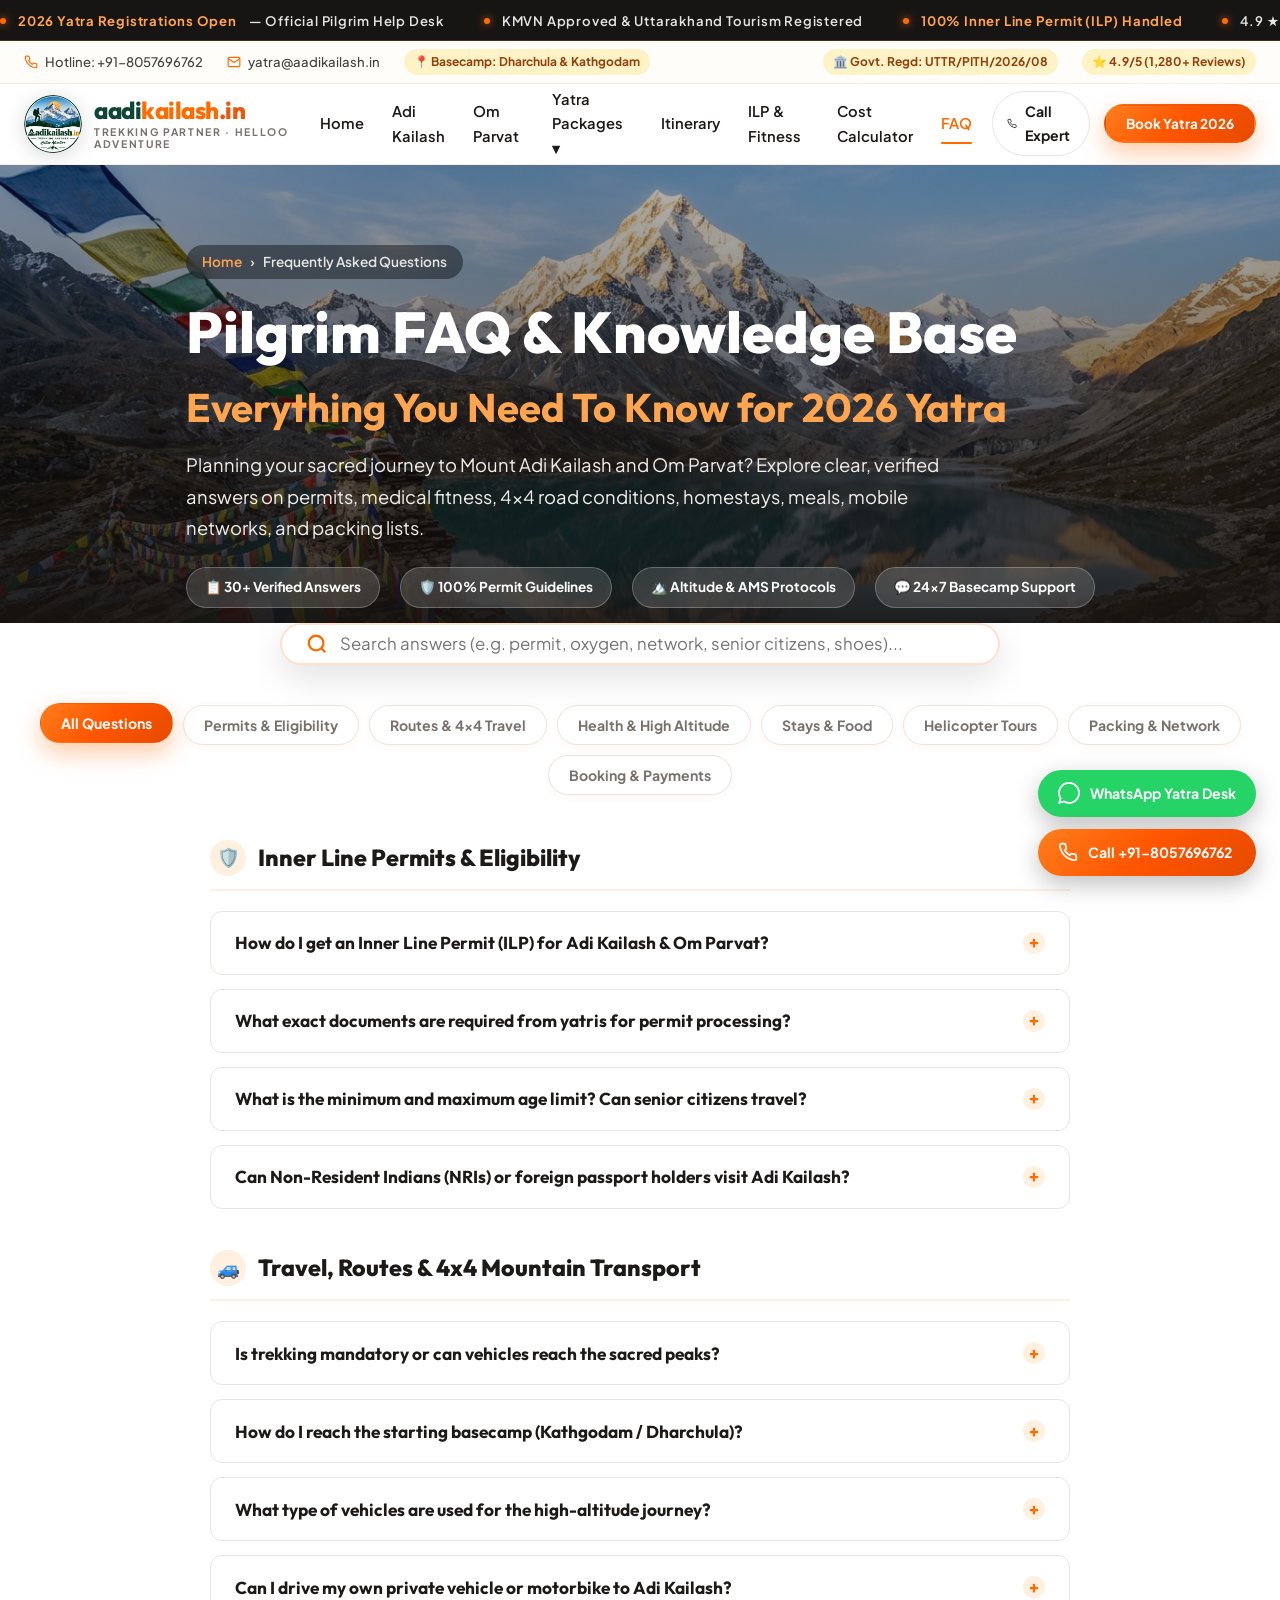
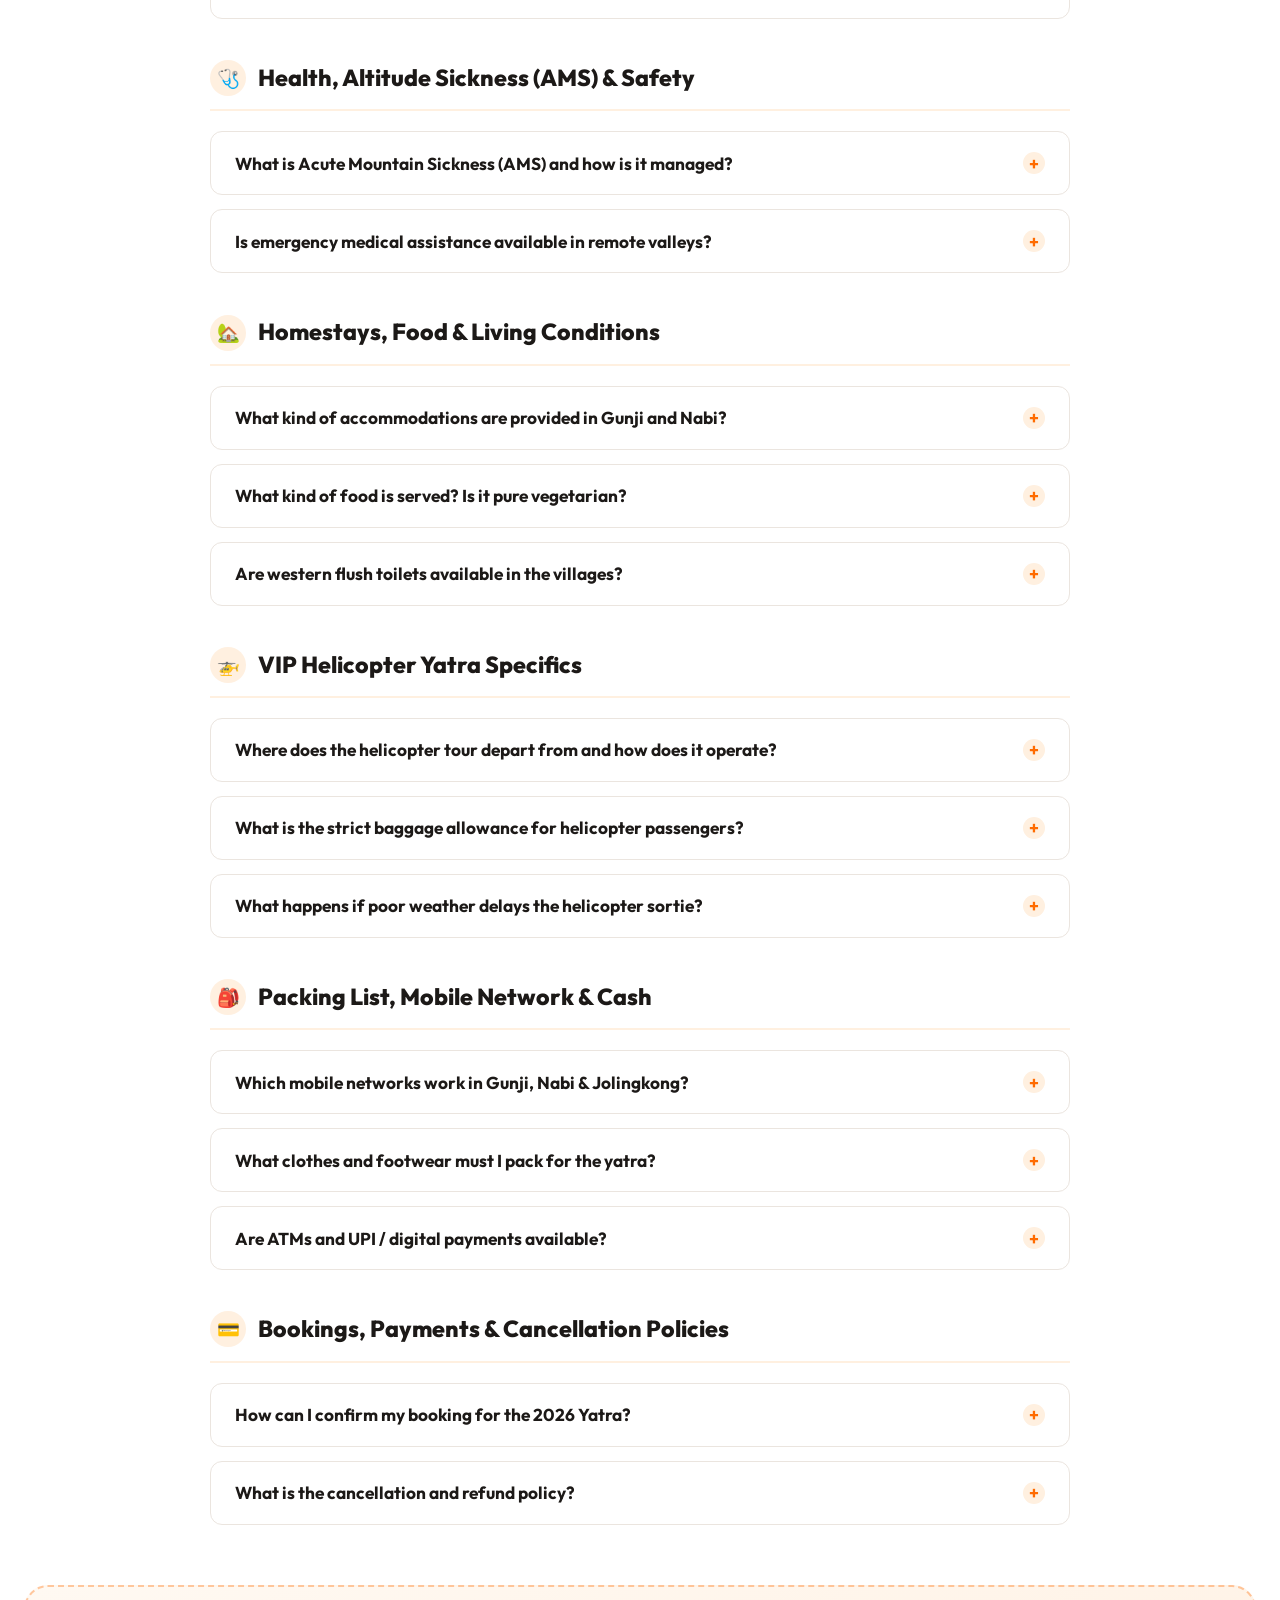
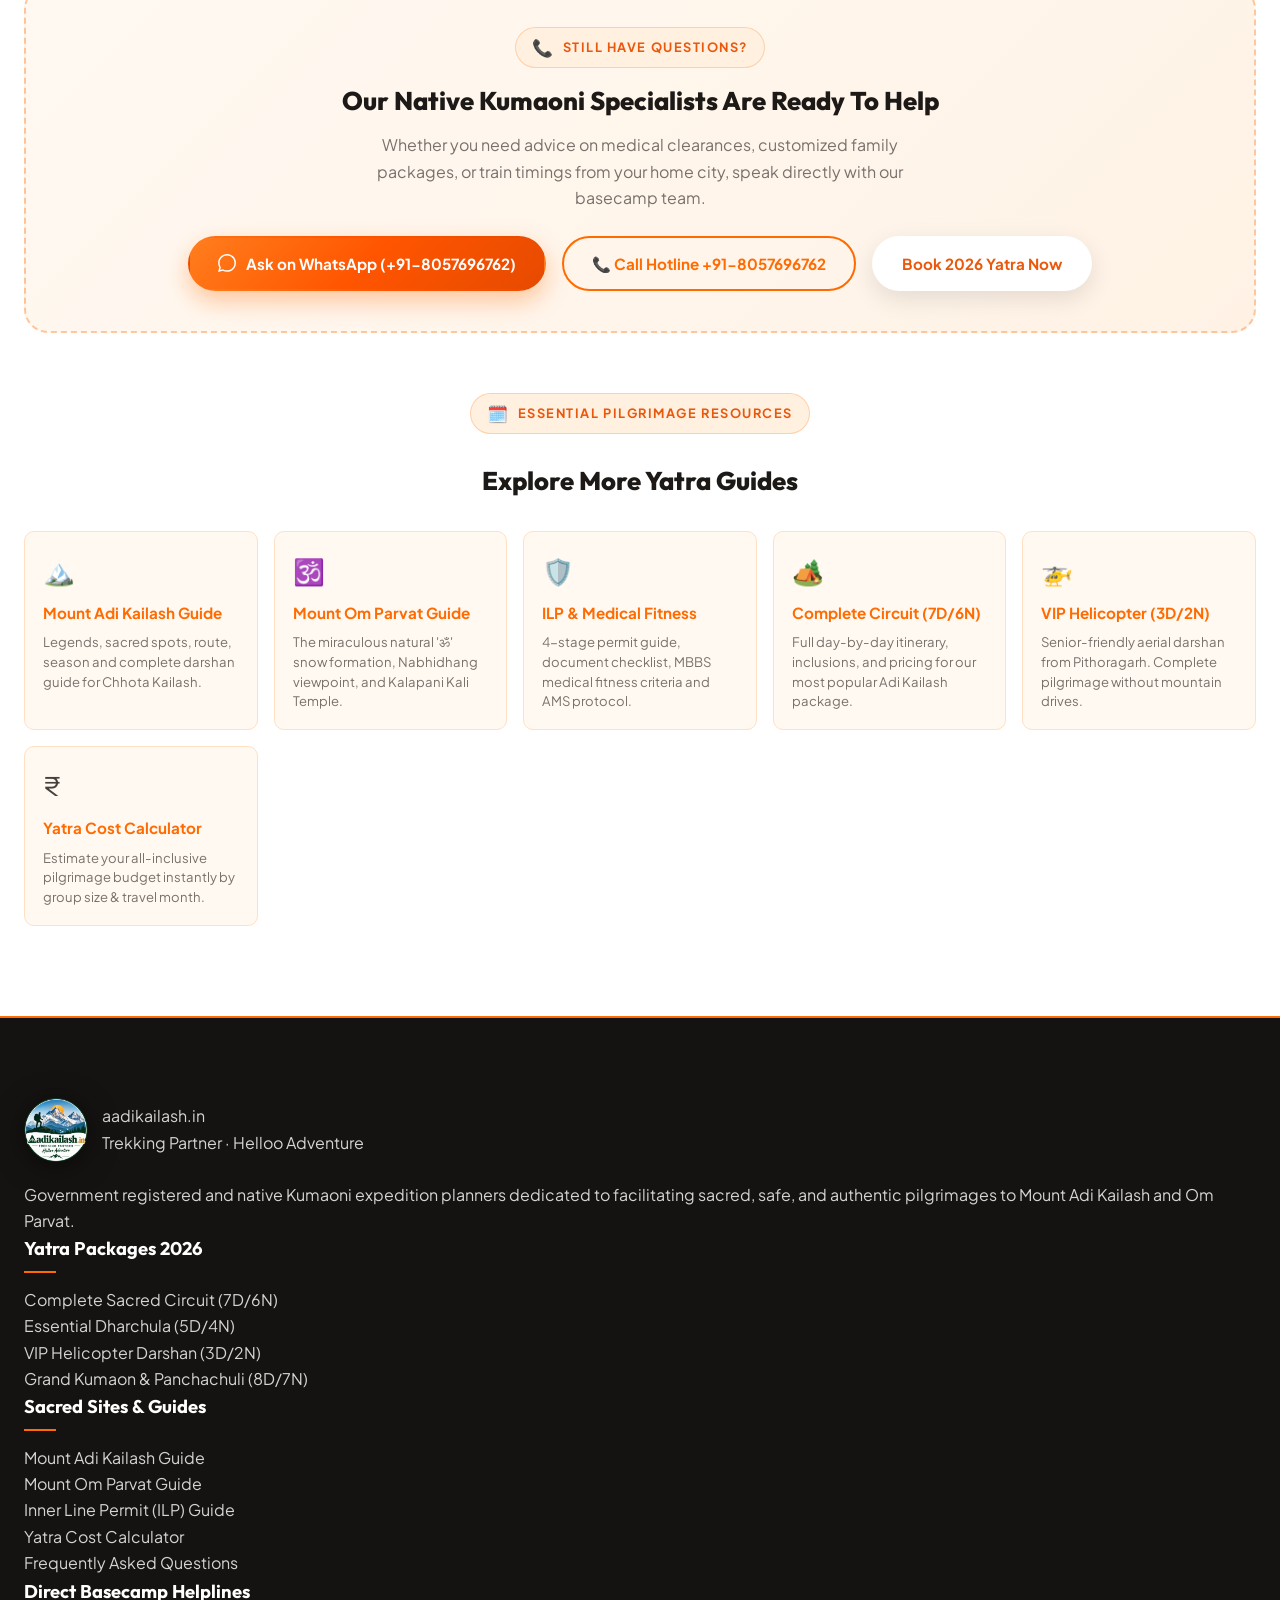
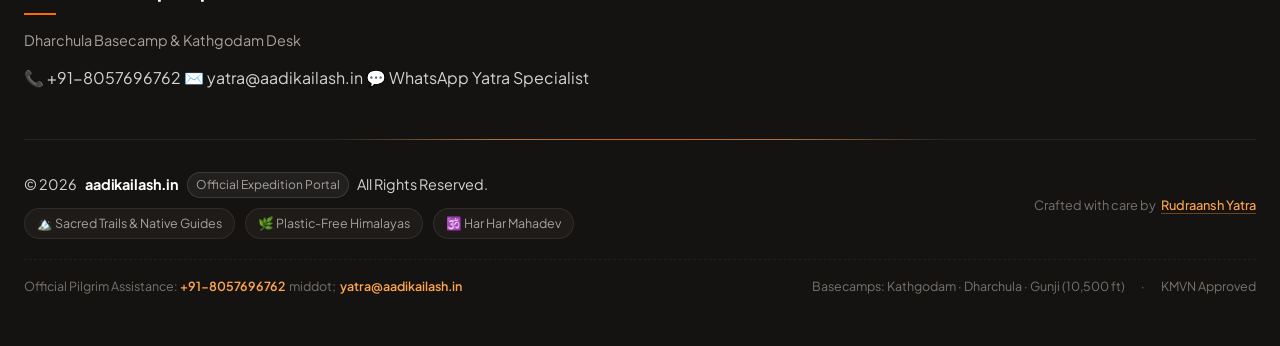
<file: faq.html>
<!DOCTYPE html>
<html lang="en">
<head>
  <meta charset="UTF-8">
  <meta name="viewport" content="width=device-width, initial-scale=1.0">
  <title>Frequently Asked Questions (FAQ) - Adi Kailash & Om Parvat Yatra 2026 | aadikailash.in</title>
  <meta name="description" content="Comprehensive pilgrim FAQ guide for Adi Kailash & Om Parvat Yatra 2026. Detailed answers on Inner Line Permits, medical fitness, best travel season, 4x4 vehicles, homestays, meals, AMS safety, and helicopter tours.">
  <meta name="keywords" content="Adi Kailash FAQ, Om Parvat questions, Adi Kailash permit process, Chhota Kailash age limit, Adi Kailash road conditions, BSNL network Gunji, Adi Kailash packing list 2026">
  
  <!-- Open Graph -->
  <meta property="og:title" content="Adi Kailash & Om Parvat Yatra 2026 - Comprehensive FAQ Guide">
  <meta property="og:description" content="All your questions answered: permits, physical fitness, 4x4 vehicles, homestays, meals, mobile connectivity & best season for 2026 yatra.">
  <meta property="og:image" content="assets/images/hero-adi-kailash.jpg">
  <meta property="og:url" content="https://aadikailash.in/faq.html">

  <link rel="icon" type="image/png" href="assets/images/favicon.png">
  <link rel="apple-touch-icon" href="assets/images/favicon.png">
  <link rel="stylesheet" href="style.css">
</head>
<body>

  <!-- Top Announcement Ticker -->
  <div class="announcement-ticker">
    <div class="ticker-track">
      <div class="ticker-item">
        <span class="dot"></span>
        <span class="ticker-highlight">2026 Yatra Registrations Open</span> — Official Pilgrim Help Desk
      </div>
      <div class="ticker-item">
        <span class="dot"></span>
        <span>KMVN Approved &amp; Uttarakhand Tourism Registered</span>
      </div>
      <div class="ticker-item">
        <span class="dot"></span>
        <span class="ticker-highlight">100% Inner Line Permit (ILP) Handled</span>
      </div>
      <div class="ticker-item">
        <span class="dot"></span>
        <span>4.9 ★ Google Rating · 4,800+ Blessed Pilgrims</span>
      </div>
    </div>
  </div>

  <!-- Top Bar -->
  <div class="top-bar">
    <div class="container top-bar-inner">
      <div class="top-bar-left">
        <a href="tel:+918057696762" class="top-contact-link">
          <svg viewBox="0 0 24 24" fill="none" stroke="currentColor" stroke-width="2"><path d="M22 16.92v3a2 2 0 0 1-2.18 2 19.79 19.79 0 0 1-8.63-3.07 19.5 19.5 0 0 1-6-6 19.79 19.79 0 0 1-3.07-8.67A2 2 0 0 1 4.11 2h3a2 2 0 0 1 2 1.72 12.84 12.84 0 0 0 .7 2.81 2 2 0 0 1-.45 2.11L8.09 9.91a16 16 0 0 0 6 6l1.27-1.27a2 2 0 0 1 2.11-.45 12.84 12.84 0 0 0 2.81.7A2 2 0 0 1 22 16.92z"></path></svg>
          Hotline: +91-8057696762
        </a>
        <a href="mailto:yatra@aadikailash.in" class="top-contact-link">
          <svg viewBox="0 0 24 24" fill="none" stroke="currentColor" stroke-width="2"><path d="M4 4h16c1.1 0 2 .9 2 2v12c0 1.1-.9 2-2 2H4c-1.1 0-2-.9-2-2V6c0-1.1.9-2 2-2z"></path><polyline points="22,6 12,13 2,6"></polyline></svg>
          yatra@aadikailash.in
        </a>
        <span class="trust-pill">📍 Basecamp: Dharchula &amp; Kathgodam</span>
      </div>
      <div class="top-bar-right">
        <span class="trust-pill">🏛️ Govt. Regd: UTTR/PITH/2026/08</span>
        <span class="trust-pill">⭐ 4.9/5 (1,280+ Reviews)</span>
      </div>
    </div>
  </div>

  <!-- Header Navigation -->
  <header class="main-header" id="mainHeader">
    <div class="container header-inner">
      <div class="logo-wrapper">
        <a href="index.html" class="logo-link">
          <img src="assets/images/brand-logo.png" alt="aadikailash.in" class="logo-img">
          <div class="logo-brand-info">
            <div class="logo-brand-title">
              aadi<span class="brand-saffron">kailash</span><span class="brand-dot">.in</span>
            </div>
            <div class="logo-brand-sub">Trekking Partner · Helloo Adventure</div>
          </div>
        </a>
      </div>

      <nav class="nav-menu">
        <a href="index.html" class="nav-link">Home</a>
        <a href="adi-kailash.html" class="nav-link">Adi Kailash</a>
        <a href="om-parvat.html" class="nav-link">Om Parvat</a>
        <div class="nav-dropdown">
          <a href="index.html#packages" class="nav-link">Yatra Packages ▾</a>
          <div class="nav-dropdown-menu">
            <a href="package-complete-circuit.html" class="nav-dropdown-item">
              <span>Complete Circuit (7D/6N)</span>
              <span class="badge">Popular</span>
            </a>
            <a href="package-essential.html" class="nav-dropdown-item">
              <span>Essential Dharchula (5D/4N)</span>
              <span class="badge">Best Value</span>
            </a>
            <a href="package-helicopter.html" class="nav-dropdown-item">
              <span>VIP Helicopter (3D/2N)</span>
              <span class="badge">VIP</span>
            </a>
            <a href="package-grand-kumaon.html" class="nav-dropdown-item">
              <span>Grand Kumaon &amp; Darma (8D/7N)</span>
              <span class="badge">Expedition</span>
            </a>
          </div>
        </div>
        <a href="index.html#itinerary" class="nav-link">Itinerary</a>
        <a href="ilp-fitness.html" class="nav-link">ILP &amp; Fitness</a>
        <a href="index.html#calculator" class="nav-link">Cost Calculator</a>
        <a href="faq.html" class="nav-link active">FAQ</a>
      </nav>

      <div class="header-cta-group">
        <a href="tel:+918057696762" class="btn-header-call">
          <svg width="15" height="15" viewBox="0 0 24 24" fill="none" stroke="currentColor" stroke-width="2"><path d="M22 16.92v3a2 2 0 0 1-2.18 2 19.79 19.79 0 0 1-8.63-3.07 19.5 19.5 0 0 1-6-6 19.79 19.79 0 0 1-3.07-8.67A2 2 0 0 1 4.11 2h3a2 2 0 0 1 2 1.72 12.84 12.84 0 0 0 .7 2.81 2 2 0 0 1-.45 2.11L8.09 9.91a16 16 0 0 0 6 6l1.27-1.27a2 2 0 0 1 2.11-.45 12.84 12.84 0 0 0 2.81.7A2 2 0 0 1 22 16.92z"></path></svg>
          Call Expert
        </a>
        <button class="btn btn-primary btn-sm btn-open-booking" data-package-name="Adi Kailash & Om Parvat 2026">
          Book Yatra 2026
        </button>
        <button class="mobile-nav-toggle" id="mobileNavToggle" aria-label="Open Navigation Menu">
          <svg viewBox="0 0 24 24" fill="none" stroke="currentColor" stroke-width="2"><line x1="3" y1="12" x2="21" y2="12"></line><line x1="3" y1="6" x2="21" y2="6"></line><line x1="3" y1="18" x2="21" y2="18"></line></svg>
        </button>
      </div>
    </div>
  </header>

  <!-- Mobile Drawer -->
  <div class="drawer-overlay" id="drawerOverlay"></div>
  <aside class="mobile-drawer" id="mobileDrawer">
    <div class="drawer-header">
      <div style="display: flex; align-items: center; gap: 10px;">
        <img src="assets/images/brand-logo.png" alt="aadikailash.in" class="drawer-logo-img">
        <div class="logo-brand-info">
          <div class="logo-brand-title" style="font-size: 1.25rem;">
            aadi<span class="brand-saffron">kailash</span><span class="brand-dot">.in</span>
          </div>
          <div class="logo-brand-sub">Trekking Partner</div>
        </div>
      </div>
      <button class="drawer-close-btn" id="drawerCloseBtn">&times;</button>
    </div>
    <div class="mobile-nav-links">
      <a href="index.html" class="mobile-nav-link">Home</a>
      <a href="adi-kailash.html" class="mobile-nav-link">Mount Adi Kailash</a>
      <a href="om-parvat.html" class="mobile-nav-link">Mount Om Parvat</a>
      <a href="package-complete-circuit.html" class="mobile-nav-link">7D/6N Complete Circuit (₹38,500)</a>
      <a href="package-essential.html" class="mobile-nav-link">5D/4N Essential Dharchula (₹28,500)</a>
      <a href="package-helicopter.html" class="mobile-nav-link">3D/2N VIP Helicopter (₹72,000)</a>
      <a href="package-grand-kumaon.html" class="mobile-nav-link">8D/7N Grand Kumaon &amp; Darma (₹46,000)</a>
      <a href="index.html#itinerary" class="mobile-nav-link">Day-Wise Itinerary</a>
      <a href="ilp-fitness.html" class="mobile-nav-link">Inner Line Permit (ILP)</a>
      <a href="index.html#calculator" class="mobile-nav-link">Cost Calculator</a>
      <a href="faq.html" class="mobile-nav-link active">Frequently Asked Questions (FAQ)</a>
    </div>
  </aside>

  <!-- Subpage Hero Banner -->
  <section class="subpage-hero subpage-hero-faq">
    <div class="container">
      <div class="breadcrumb">
        <a href="index.html">Home</a>
        <span>›</span>
        <span>Frequently Asked Questions</span>
      </div>

      <h1 class="subpage-hero-title">
        Pilgrim FAQ &amp; Knowledge Base <br>
        <span style="color: #FFA54F; font-size: clamp(1.8rem, 3.2vw, 2.5rem); font-weight: 700;">Everything You Need To Know for 2026 Yatra</span>
      </h1>

      <p class="subpage-hero-desc">
        Planning your sacred journey to Mount Adi Kailash and Om Parvat? Explore clear, verified answers on permits, medical fitness, 4x4 road conditions, homestays, meals, mobile networks, and packing lists.
      </p>

      <div class="subpage-stats-strip">
        <span class="subpage-stat-badge">📋 30+ Verified Answers</span>
        <span class="subpage-stat-badge">🛡️ 100% Permit Guidelines</span>
        <span class="subpage-stat-badge">🏔️ Altitude &amp; AMS Protocols</span>
        <span class="subpage-stat-badge">💬 24x7 Basecamp Support</span>
      </div>
    </div>
  </section>

  <!-- FAQ Main Content Section -->
  <section class="section section-light" style="padding-top: 0;">
    <div class="container">
      
      <!-- Interactive Live Search -->
      <div class="faq-search-wrapper">
        <div class="faq-search-box">
          <svg width="22" height="22" viewBox="0 0 24 24" fill="none" stroke="currentColor" stroke-width="2.5"><circle cx="11" cy="11" r="8"></circle><line x1="21" y1="21" x2="16.65" y2="16.65"></line></svg>
          <input type="text" id="faqSearchInput" class="faq-search-input" placeholder="Search answers (e.g. permit, oxygen, network, senior citizens, shoes)...">
        </div>
      </div>

      <!-- Category Filter Pills -->
      <div class="faq-filter-nav">
        <button class="faq-filter-btn active" data-category="all">All Questions</button>
        <button class="faq-filter-btn" data-category="permits">Permits &amp; Eligibility</button>
        <button class="faq-filter-btn" data-category="routes">Routes &amp; 4x4 Travel</button>
        <button class="faq-filter-btn" data-category="medical">Health &amp; High Altitude</button>
        <button class="faq-filter-btn" data-category="stays">Stays &amp; Food</button>
        <button class="faq-filter-btn" data-category="helicopter">Helicopter Tours</button>
        <button class="faq-filter-btn" data-category="packing">Packing &amp; Network</button>
        <button class="faq-filter-btn" data-category="booking">Booking &amp; Payments</button>
      </div>

      <!-- FAQ List -->
      <div class="faq-wrap" id="faqAccordionContainer">

        <!-- ==================== CATEGORY 1: PERMITS & ELIGIBILITY ==================== -->
        <div class="faq-category-header" data-cat="permits">
          <span class="category-icon">🛡️</span>
          <h3>Inner Line Permits &amp; Eligibility</h3>
        </div>

        <div class="faq-item" data-category="permits">
          <button class="faq-question">
            <span>How do I get an Inner Line Permit (ILP) for Adi Kailash &amp; Om Parvat?</span>
            <span class="faq-icon">+</span>
          </button>
          <div class="faq-answer">
            Because Adi Kailash and Om Parvat lie in the sensitive Sino-Indian and Indo-Nepal border defense zone of Pithoragarh, an <strong>Inner Line Permit (ILP) issued by the SDM Dharchula</strong> is legally mandatory for all Indian citizens.<br><br>
            <strong>When you travel with aadikailash.in, 100% of this procedure is handled by our team.</strong> You simply email or WhatsApp us copies of your documents. Our basecamp team submits them to the local intelligence unit (LIU), police, and SDM administration, and your verified original permit is kept ready prior to departure. <a href="ilp-fitness.html" style="color: var(--primary-orange); font-weight: 700;">Read the complete ILP Guide with 4-stage process →</a>
          </div>
        </div>

        <div class="faq-item" data-category="permits">
          <button class="faq-question">
            <span>What exact documents are required from yatris for permit processing?</span>
            <span class="faq-icon">+</span>
          </button>
          <div class="faq-answer">
            To issue your Inner Line Permit, district authorities require the following:<br>
            1. <strong>Government Photo ID:</strong> Clear copy of original Aadhaar Card or Voter ID (Passport also accepted).<br>
            2. <strong>Passport-size Photographs:</strong> 4 recent passport-size color photos.<br>
            3. <strong>Medical Fitness Certificate:</strong> Stamped and signed by any registered MBBS doctor certifying fitness for high altitude (above 10,000 ft).<br>
            4. <strong>Notarized Police Clearance / Self-Declaration Affidavit:</strong> A standard character declaration stating you have no criminal proceedings pending (we provide the pre-filled format).
          </div>
        </div>

        <div class="faq-item" data-category="permits">
          <button class="faq-question">
            <span>What is the minimum and maximum age limit? Can senior citizens travel?</span>
            <span class="faq-icon">+</span>
          </button>
          <div class="faq-answer">
            The permissible age limit set by the district administration is <strong>9 years to 70 years</strong> (pilgrims aged 70–75 years are permitted with special medical clearance, normal ECG, and physician endorsement). Senior citizens above 60 are warmly welcome provided they submit a satisfactory medical fitness report. For elderly pilgrims who cannot endure mountain road travel, our <a href="package-helicopter.html" style="color: var(--primary-orange); font-weight: 700;"><strong>3D/2N VIP Helicopter Package</strong></a> is specifically recommended. <a href="ilp-fitness.html#medical-fitness" style="color: var(--primary-orange); font-weight: 700;">View Medical Fitness Criteria →</a>
          </div>
        </div>

        <div class="faq-item" data-category="permits">
          <button class="faq-question">
            <span>Can Non-Resident Indians (NRIs) or foreign passport holders visit Adi Kailash?</span>
            <span class="faq-icon">+</span>
          </button>
          <div class="faq-answer">
            According to the Ministry of Home Affairs (MHA) guidelines, foreign nationals (holding non-Indian passports) and OCI/PIO cardholders are currently restricted from travelling past Gunji checkpost due to international border protocols. Only <strong>citizens of the Republic of India</strong> holding valid government ID (Aadhaar/Voter ID) are granted Inner Line Permits for Jolingkong and Nabhidhang.
          </div>
        </div>

        <!-- ==================== CATEGORY 2: TRAVEL, ROUTES & 4X4 ==================== -->
        <div class="faq-category-header" data-cat="routes">
          <span class="category-icon">🚙</span>
          <h3>Travel, Routes &amp; 4x4 Mountain Transport</h3>
        </div>

        <div class="faq-item" data-category="routes">
          <button class="faq-question">
            <span>Is trekking mandatory or can vehicles reach the sacred peaks?</span>
            <span class="faq-icon">+</span>
          </button>
          <div class="faq-answer">
            Until 2020, yatris had to trek over 80 km on foot. Today, thanks to the newly constructed, all-weather high-altitude road engineered by the <strong>Border Roads Organisation (BRO)</strong>, <strong>4x4 vehicles travel directly up to Jolingkong (Adi Kailash basecamp) and Nabhidhang (Om Parvat viewpoint)</strong>.<br><br>
            From Jolingkong, it is only a gentle 1.5 km stroll over a flat alpine plateau to reach <a href="adi-kailash.html" style="color: var(--primary-orange); font-weight: 700;">Parvati Sarovar at Adi Kailash</a>. Pilgrims who prefer not to walk can easily hire ponies/mules on the spot.
          </div>
        </div>

        <div class="faq-item" data-category="routes">
          <button class="faq-question">
            <span>How do I reach the starting basecamp (Kathgodam / Dharchula)?</span>
            <span class="faq-icon">+</span>
          </button>
          <div class="faq-answer">
            • <strong>For Kathgodam Departures (7D &amp; 8D packages):</strong> Kathgodam is the railway railhead of Kumaon. Direct daily trains include the <em>Kathgodam Shatabdi Express</em> (New Delhi), <em>Ranikhet Express</em> (Overnight from Delhi), and <em>Uttarakhand Sampark Kranti</em>. Overnight Volvo buses run from Anand Vihar ISBT, Delhi.<br>
            • <strong>For Dharchula Departures (5D Essential):</strong> You can take a direct taxi from Kathgodam/Haldwani to Dharchula (280 km, approx. 8-9 hours). The scenic route passes Almora and Pithoragarh along fully paved highways. Free secure parking is provided at our basecamp for personal cars.
          </div>
        </div>

        <div class="faq-item" data-category="routes">
          <button class="faq-question">
            <span>What type of vehicles are used for the high-altitude journey?</span>
            <span class="faq-icon">+</span>
          </button>
          <div class="faq-answer">
            We operate a dedicated fleet of <strong>heavy-duty 4x4 Mahindra Bolero Campers, Scorpios, and Force Cruisers</strong>. These rugged 4WD vehicles have high ground clearance and all-terrain tires specifically engineered to negotiate rocky switchbacks, riverbeds, and unpaved Himalayan trails. All drivers are native Kumaonis with over a decade of border road driving experience.
          </div>
        </div>

        <div class="faq-item" data-category="routes">
          <button class="faq-question">
            <span>Can I drive my own private vehicle or motorbike to Adi Kailash?</span>
            <span class="faq-icon">+</span>
          </button>
          <div class="faq-answer">
            Private 4x4 vehicles and experienced adventure motorbikes (like Himalayan 450s) are technically allowed up to Gunji, but you must register the vehicle with the SDM Dharchula and obtain an individual vehicle permit. Low-ground-clearance sedans, hatchbacks, and standard 2WD commercial cabs are strictly barred beyond Dharchula. We strongly recommend using our seasoned 4x4 fleet and local native drivers for passenger safety.
          </div>
        </div>

        <!-- ==================== CATEGORY 3: HEALTH, ALTITUDE & MEDICAL ==================== -->
        <div class="faq-category-header" data-cat="medical">
          <span class="category-icon">🩺</span>
          <h3>Health, Altitude Sickness (AMS) &amp; Safety</h3>
        </div>

        <div class="faq-item" data-category="medical">
          <button class="faq-question">
            <span>What is Acute Mountain Sickness (AMS) and how is it managed?</span>
            <span class="faq-icon">+</span>
          </button>
          <div class="faq-answer">
            AMS can occur above 8,000 ft when the body does not get enough oxygen. Symptoms include mild headache, nausea, dizziness, and fatigue.<br><br>
            <strong>How We Protect You:</strong><br>
            • Our itineraries are structured with gradual altitude climbs (Night 1 at 915m in Dharchula, Night 2 at 3,200m in Gunji) allowing natural acclimatization.<br>
            • Our tour leaders carry pulse oximeters to check your SpO2 oxygen levels twice daily.<br>
            • Medical oxygen cylinders are onboard all vehicles.<br>
            • Drinking 3 to 4 liters of warm water and avoiding overexertion keeps 98% of yatris healthy.
          </div>
        </div>

        <div class="faq-item" data-category="medical">
          <button class="faq-question">
            <span>Is emergency medical assistance available in remote valleys?</span>
            <span class="faq-icon">+</span>
          </button>
          <div class="faq-answer">
            Yes. The <strong>Indo-Tibetan Border Police (ITBP)</strong> operates primary medical dispensaries with stationed military doctors at Gunji, Kalapani, and Jolingkong Basecamp. They are equipped with hyperbaric oxygen chambers and emergency altitude medications. In the rare event of severe medical distress, ITBP and civil administration maintain emergency helicopter evacuation protocols to Pithoragarh Military Hospital.
          </div>
        </div>

        <!-- ==================== CATEGORY 4: HOMESTAYS & FOOD ==================== -->
        <div class="faq-category-header" data-cat="stays">
          <span class="category-icon">🏡</span>
          <h3>Homestays, Food &amp; Living Conditions</h3>
        </div>

        <div class="faq-item" data-category="stays">
          <button class="faq-question">
            <span>What kind of accommodations are provided in Gunji and Nabi?</span>
            <span class="faq-icon">+</span>
          </button>
          <div class="faq-answer">
            In Vyas Valley, pilgrims stay in authentic traditional <strong>wooden village homestays operated by the indigenous Rung Bhotiya community</strong> or KMVN alpine guest houses. Rooms are warm, clean, and equipped with thick Himalayan fleece quilts, clean mattresses, and pillows. Due to extreme freezing winters, plumbing is basic, but hot bucket water is provided every morning.
          </div>
        </div>

        <div class="faq-item" data-category="stays">
          <button class="faq-question">
            <span>What kind of food is served? Is it pure vegetarian?</span>
            <span class="faq-icon">+</span>
          </button>
          <div class="faq-answer">
            All meals served throughout the yatra are <strong>100% Pure Vegetarian, fresh, and cooked sattvic style</strong> without onion/garlic on request. Meals include hot dal, steamed basmati rice, rotis, fresh seasonal vegetables, pahadi soup, halwa/kheer, and local ginger-herbal tea to maintain body warmth and digestion.
          </div>
        </div>

        <div class="faq-item" data-category="stays">
          <button class="faq-question">
            <span>Are western flush toilets available in the villages?</span>
            <span class="faq-icon">+</span>
          </button>
          <div class="faq-answer">
            Most newly constructed homestays in Gunji and Nabi now feature modern attached or common western flush toilets. At high-altitude Jolingkong Basecamp (14,950 ft), clean dry-toilet facilities and basic ITBP toilet blocks are utilized due to sub-zero night temperatures that freeze running water pipes.
          </div>
        </div>

        <!-- ==================== CATEGORY 5: HELICOPTER TOURS ==================== -->
        <div class="faq-category-header" data-cat="helicopter">
          <span class="category-icon">🚁</span>
          <h3>VIP Helicopter Yatra Specifics</h3>
        </div>

        <div class="faq-item" data-category="helicopter">
          <button class="faq-question">
            <span>Where does the helicopter tour depart from and how does it operate?</span>
            <span class="faq-icon">+</span>
          </button>
          <div class="faq-answer">
            The VIP Helicopter Yatra operates directly out of <strong>Naini Saini Airport in Pithoragarh</strong>. Passengers board charter helicopters that fly over the Panchachuli range, landing at Jolingkong Heli Base (Adi Kailash) and Gunji Heli Base (Om Parvat). The complete pilgrimage is completed in 3 Days / 2 Nights with zero arduous driving. <a href="package-helicopter.html" style="color: var(--primary-orange); font-weight: 700;">View VIP Helicopter Package Details →</a>
          </div>
        </div>

        <div class="faq-item" data-category="helicopter">
          <button class="faq-question">
            <span>What is the strict baggage allowance for helicopter passengers?</span>
            <span class="faq-icon">+</span>
          </button>
          <div class="faq-answer">
            In accordance with DGCA high-altitude aviation safety norms, each helicopter passenger is permitted a <strong>maximum of 5 kg of soft duffel/hand baggage</strong>. Hard suitcases and heavy trolley bags are strictly prohibited on the aircraft. Free secure storage lockers are provided at our Pithoragarh base hotel for your main luggage.
          </div>
        </div>

        <div class="faq-item" data-category="helicopter">
          <button class="faq-question">
            <span>What happens if poor weather delays the helicopter sortie?</span>
            <span class="faq-icon">+</span>
          </button>
          <div class="faq-answer">
            High-altitude helicopter operations require clear visibility. In case of rain or cloud cover, sorties are held on standby and flown during the next clear sky window. If flights cannot operate due to prolonged weather conditions, passengers are accommodated safely or offered alternative road transport with appropriate fare adjustments.
          </div>
        </div>

        <!-- ==================== CATEGORY 6: PACKING & NETWORKS ==================== -->
        <div class="faq-category-header" data-cat="packing">
          <span class="category-icon">🎒</span>
          <h3>Packing List, Mobile Network &amp; Cash</h3>
        </div>

        <div class="faq-item" data-category="packing">
          <button class="faq-question">
            <span>Which mobile networks work in Gunji, Nabi &amp; Jolingkong?</span>
            <span class="faq-icon">+</span>
          </button>
          <div class="faq-answer">
            • <strong>BSNL:</strong> Has the widest coverage in the border belt. BSNL postpaid and prepaid SIMs function in Dharchula, Gunji, and Kalapani.<br>
            • <strong>Jio:</strong> Recently installed a 4G solar tower in Gunji village with intermittent connectivity.<br>
            • <strong>Airtel / Vi:</strong> Work reliably up to Dharchula town, but have no signal beyond Chialekh Pass. We recommend carrying a secondary BSNL SIM.
          </div>
        </div>

        <div class="faq-item" data-category="packing">
          <button class="faq-question">
            <span>What clothes and footwear must I pack for the yatra?</span>
            <span class="faq-icon">+</span>
          </button>
          <div class="faq-answer">
            Night temperatures in Gunji and Jolingkong can drop to 0°C to -5°C even during peak summer (May-June). We recommend packing:<br>
            • 2 sets of thermal inners (top &amp; bottom).<br>
            • 1 heavy down jacket / windproof parka.<br>
            • Fleece jackets or woolen sweaters.<br>
            • Sturdy trekking shoes or sports shoes with good rubber grip.<br>
            • Woolen gloves, woolen cap / monkey cap, and neck muffler.<br>
            • UV-protected sunglasses and SPF 50+ sunscreen lotion.<br>
            • Rain poncho or compact raincoat (essential for mountain weather).
          </div>
        </div>

        <div class="faq-item" data-category="packing">
          <button class="faq-question">
            <span>Are ATMs and UPI / digital payments available?</span>
            <span class="faq-icon">+</span>
          </button>
          <div class="faq-answer">
            <strong>Dharchula is the last town with functional ATMs</strong> (SBI, PNB, Bank of Baroda) and high-speed internet for Google Pay / PhonePe. Beyond Dharchula in the higher villages, internet is erratic and ATMs do not exist. Please withdraw ₹5,000 to ₹10,000 in cash at Kathgodam or Dharchula for personal expenses, pony charges, and temple donations.
          </div>
        </div>

        <!-- ==================== CATEGORY 7: BOOKINGS & POLICIES ==================== -->
        <div class="faq-category-header" data-cat="booking">
          <span class="category-icon">💳</span>
          <h3>Bookings, Payments &amp; Cancellation Policies</h3>
        </div>

        <div class="faq-item" data-category="booking">
          <button class="faq-question">
            <span>How can I confirm my booking for the 2026 Yatra?</span>
            <span class="faq-icon">+</span>
          </button>
          <div class="faq-answer">
            You can book directly through our official portal or by contacting our basecamp coordinators on WhatsApp (+91-8057696762). A token advance of <strong>₹5,000 per person</strong> secures your departure date and initiates your Inner Line Permit documentation. The balance amount can be settled in installments or upon arrival in Dharchula.
          </div>
        </div>

        <div class="faq-item" data-category="booking">
          <button class="faq-question">
            <span>What is the cancellation and refund policy?</span>
            <span class="faq-icon">+</span>
          </button>
          <div class="faq-answer">
            • <strong>Cancellations 30+ days prior to departure:</strong> 90% refund of advance deposit.<br>
            • <strong>Cancellations 15–29 days prior:</strong> 70% refund or free date rescheduling to another batch.<br>
            • <strong>Cancellations within 14 days:</strong> 50% refund.<br>
            • In the rare event of government border closures or emergency road roadblocks, you receive a full credit voucher valid for 24 months.
          </div>
        </div>

      </div>

      <!-- Support Help Desk Banner -->
      <div class="faq-support-banner">
        <div class="section-tag" style="margin-bottom: 12px;">
          <span class="om-symbol">📞</span> Still Have Questions?
        </div>
        <h3>Our Native Kumaoni Specialists Are Ready To Help</h3>
        <p>
          Whether you need advice on medical clearances, customized family packages, or train timings from your home city, speak directly with our basecamp team.
        </p>
        <div class="faq-support-actions">
          <a href="https://wa.me/918057696762?text=Namaste!%20I%20have%20questions%20about%20the%20Adi%20Kailash%20%26%20Om%20Parvat%20Yatra%202026." target="_blank" class="btn btn-primary">
            <svg width="18" height="18" viewBox="0 0 24 24" fill="#FFFFFF"><path d="M.057 24l1.687-6.163c-1.041-1.804-1.588-3.849-1.587-5.946.003-6.556 5.338-11.891 11.893-11.891 3.181.001 6.167 1.24 8.413 3.488 2.245 2.248 3.481 5.236 3.48 8.414-.003 6.557-5.338 11.892-11.893 11.892-1.99-.001-3.951-.5-5.688-1.448l-6.305 1.654zm6.597-3.807c1.676.995 3.276 1.591 5.392 1.592 5.448 0 9.886-4.434 9.889-9.885.002-5.462-4.415-9.89-9.881-9.892-5.452 0-9.887 4.434-9.889 9.884-.001 2.225.651 3.891 1.746 5.634l-.999 3.648 3.742-.981z"/></svg>
            Ask on WhatsApp (+91-8057696762)
          </a>
          <a href="tel:+918057696762" class="btn btn-outline-orange">
            📞 Call Hotline +91-8057696762
          </a>
          <button class="btn btn-white btn-open-booking" data-package-name="Adi Kailash & Om Parvat 2026">
            Book 2026 Yatra Now
          </button>
        </div>
      </div>

      <!-- Cross-navigation Related Guides Section -->
      <div style="margin-top: 60px;">
        <div style="text-align: center; margin-bottom: 28px;">
          <div class="section-tag" style="display: inline-flex;"><span class="om-symbol">🗓️</span> Essential Pilgrimage Resources</div>
          <h3 style="font-family: var(--font-heading); font-size: 1.6rem; font-weight: 800; color: var(--text-dark); margin-top: 10px;">Explore More Yatra Guides</h3>
        </div>
        <div style="display: grid; grid-template-columns: repeat(auto-fit, minmax(220px, 1fr)); gap: 16px;">
          <a href="adi-kailash.html" style="display: block; background: #FFF9F2; border: 1px solid #FFE0C2; border-radius: 10px; padding: 18px; text-decoration: none;">
            <div style="font-size: 1.6rem; margin-bottom: 8px;">🏔️</div>
            <strong style="color: var(--primary-orange); font-size: 0.95rem;">Mount Adi Kailash Guide</strong>
            <p style="font-size: 0.82rem; color: var(--text-muted); margin: 6px 0 0; line-height: 1.5;">Legends, sacred spots, route, season and complete darshan guide for Chhota Kailash.</p>
          </a>
          <a href="om-parvat.html" style="display: block; background: #FFF9F2; border: 1px solid #FFE0C2; border-radius: 10px; padding: 18px; text-decoration: none;">
            <div style="font-size: 1.6rem; margin-bottom: 8px;">🕉️</div>
            <strong style="color: var(--primary-orange); font-size: 0.95rem;">Mount Om Parvat Guide</strong>
            <p style="font-size: 0.82rem; color: var(--text-muted); margin: 6px 0 0; line-height: 1.5;">The miraculous natural 'ॐ' snow formation, Nabhidhang viewpoint, and Kalapani Kali Temple.</p>
          </a>
          <a href="ilp-fitness.html" style="display: block; background: #FFF9F2; border: 1px solid #FFE0C2; border-radius: 10px; padding: 18px; text-decoration: none;">
            <div style="font-size: 1.6rem; margin-bottom: 8px;">🛡️</div>
            <strong style="color: var(--primary-orange); font-size: 0.95rem;">ILP &amp; Medical Fitness</strong>
            <p style="font-size: 0.82rem; color: var(--text-muted); margin: 6px 0 0; line-height: 1.5;">4-stage permit guide, document checklist, MBBS medical fitness criteria and AMS protocol.</p>
          </a>
          <a href="package-complete-circuit.html" style="display: block; background: #FFF9F2; border: 1px solid #FFE0C2; border-radius: 10px; padding: 18px; text-decoration: none;">
            <div style="font-size: 1.6rem; margin-bottom: 8px;">🏕️</div>
            <strong style="color: var(--primary-orange); font-size: 0.95rem;">Complete Circuit (7D/6N)</strong>
            <p style="font-size: 0.82rem; color: var(--text-muted); margin: 6px 0 0; line-height: 1.5;">Full day-by-day itinerary, inclusions, and pricing for our most popular Adi Kailash package.</p>
          </a>
          <a href="package-helicopter.html" style="display: block; background: #FFF9F2; border: 1px solid #FFE0C2; border-radius: 10px; padding: 18px; text-decoration: none;">
            <div style="font-size: 1.6rem; margin-bottom: 8px;">🚁</div>
            <strong style="color: var(--primary-orange); font-size: 0.95rem;">VIP Helicopter (3D/2N)</strong>
            <p style="font-size: 0.82rem; color: var(--text-muted); margin: 6px 0 0; line-height: 1.5;">Senior-friendly aerial darshan from Pithoragarh. Complete pilgrimage without mountain drives.</p>
          </a>
          <a href="index.html#calculator" style="display: block; background: #FFF9F2; border: 1px solid #FFE0C2; border-radius: 10px; padding: 18px; text-decoration: none;">
            <div style="font-size: 1.6rem; margin-bottom: 8px;">₹</div>
            <strong style="color: var(--primary-orange); font-size: 0.95rem;">Yatra Cost Calculator</strong>
            <p style="font-size: 0.82rem; color: var(--text-muted); margin: 6px 0 0; line-height: 1.5;">Estimate your all-inclusive pilgrimage budget instantly by group size &amp; travel month.</p>
          </a>
        </div>
      </div>

    </div>
  </section>

  <!-- Footer -->
  <footer class="main-footer">
    <div class="container">
      <div class="footer-grid">
        <div class="footer-col">
          <div class="footer-brand">
            <img src="assets/images/brand-logo.png" alt="aadikailash.in" class="footer-logo">
            <div>
              <div class="footer-brand-title">aadi<span class="brand-saffron">kailash</span>.in</div>
              <div class="footer-brand-tag">Trekking Partner · Helloo Adventure</div>
            </div>
          </div>
          <p class="footer-desc">
            Government registered and native Kumaoni expedition planners dedicated to facilitating sacred, safe, and authentic pilgrimages to Mount Adi Kailash and Om Parvat.
          </p>
        </div>

        <div class="footer-col">
          <h4 class="footer-heading">Yatra Packages 2026</h4>
          <ul class="footer-links">
            <li><a href="package-complete-circuit.html">Complete Sacred Circuit (7D/6N)</a></li>
            <li><a href="package-essential.html">Essential Dharchula (5D/4N)</a></li>
            <li><a href="package-helicopter.html">VIP Helicopter Darshan (3D/2N)</a></li>
            <li><a href="package-grand-kumaon.html">Grand Kumaon &amp; Panchachuli (8D/7N)</a></li>
          </ul>
        </div>

        <div class="footer-col">
          <h4 class="footer-heading">Sacred Sites &amp; Guides</h4>
          <ul class="footer-links">
            <li><a href="adi-kailash.html">Mount Adi Kailash Guide</a></li>
            <li><a href="om-parvat.html">Mount Om Parvat Guide</a></li>
            <li><a href="ilp-fitness.html">Inner Line Permit (ILP) Guide</a></li>
            <li><a href="index.html#calculator">Yatra Cost Calculator</a></li>
            <li><a href="faq.html">Frequently Asked Questions</a></li>
          </ul>
        </div>

        <div class="footer-col">
          <h4 class="footer-heading">Direct Basecamp Helplines</h4>
          <p style="color: #A8A29E; font-size: 0.9rem; margin-bottom: 12px;">
            Dharchula Basecamp &amp; Kathgodam Desk
          </p>
          <a href="tel:+918057696762" class="footer-contact-link">📞 +91-8057696762</a>
          <a href="mailto:yatra@aadikailash.in" class="footer-contact-link">✉️ yatra@aadikailash.in</a>
          <a href="https://wa.me/918057696762" target="_blank" class="footer-contact-link">💬 WhatsApp Yatra Specialist</a>
        </div>
      </div>

      <div class="footer-bottom-bar">
        <div class="footer-bottom-main">
          <div class="footer-brand-meta">
            <div class="footer-copyright">
              &copy; 2026 <strong>aadikailash.in</strong>
              <span class="footer-copyright-badge">Official Expedition Portal</span>
              <span>All Rights Reserved.</span>
            </div>
            <div class="footer-sacred-tags">
              <span class="footer-sacred-pill">🏔️ Sacred Trails &amp; Native Guides</span>
              <span class="footer-sacred-pill">🌿 Plastic-Free Himalayas</span>
              <span class="footer-sacred-pill">🕉️ Har Har Mahadev</span>
            </div>
          </div>

          <div class="footer-designer-credit">
            <div class="designer-label-wrap">
              <span class="designer-label">Crafted with care by</span>
              <a href="https://www.rudraanshyatra.com/" target="_blank" rel="noopener noreferrer" class="designer-link-badge">
                <span>Rudraansh Yatra</span>
                <svg viewBox="0 0 24 24" fill="none" stroke="currentColor" stroke-width="2.5"><path d="M7 17l9.2-9.2M17 17V8H8"/></svg>
              </a>
            </div>
            <span class="designer-subtext">Specialists in Sacred Himalayan Pilgrimages</span>
          </div>
        </div>

        <div class="footer-bottom-sub">
          <div>
            Official Pilgrim Assistance: <a href="tel:+918057696762">+91-8057696762</a> &nbspmiddot;&nbsp; 
            <a href="mailto:yatra@aadikailash.in">yatra@aadikailash.in</a>
          </div>
          <div class="footer-portal-stats">
            <span>Basecamps: Kathgodam &middot; Dharchula &middot; Gunji (10,500 ft)</span>
            <span>&middot;</span>
            <span>KMVN Approved</span>
          </div>
        </div>
      </div>
    </div>
  </footer>

  <!-- Booking Modal -->
  <div class="booking-modal" id="bookingModal">
    <div class="booking-modal-card">
      <div class="modal-header">
        <h3>Reserve Your 2026 Yatra Slot</h3>
        <p>Expert local coordinator will contact you with day-wise itinerary &amp; permit details</p>
        <button class="modal-close-btn" id="modalCloseBtn">&times;</button>
      </div>
      <div class="modal-body">
        <form id="yatraBookingForm">
          <div class="modal-form-group">
            <label>Full Name *</label>
            <input type="text" id="modalName" placeholder="e.g. Ramesh Kumar" required>
          </div>

          <div class="modal-form-group">
            <label>WhatsApp / Phone Number *</label>
            <input type="tel" id="modalPhone" placeholder="e.g. +91 98765 43210" required>
          </div>

          <div class="modal-form-group">
            <label>Selected Yatra Package</label>
            <select id="modalPackageSelect">
              <option value="Complete Sacred Kumaon & Adi Kailash (7D/6N)">Complete Sacred Kumaon &amp; Adi Kailash (7D/6N)</option>
              <option value="Adi Kailash Essential (5D/4N Dharchula)">Adi Kailash Essential (5D/4N Dharchula)</option>
              <option value="VIP Helicopter Adi Kailash (3D/2N)">VIP Helicopter Adi Kailash (3D/2N)</option>
              <option value="Grand Kumaon & Panchachuli (8D/7N)">Grand Kumaon &amp; Panchachuli (8D/7N)</option>
            </select>
          </div>

          <div style="display: grid; grid-template-columns: 1fr 1fr; gap: 16px;">
            <div class="modal-form-group">
              <label>Travel Month (2026 / 2027)</label>
              <select id="modalMonth">
                <option value="September 2026" selected>September 2026 (Open Now)</option>
                <option value="October 2026">October 2026 (Clear Skies)</option>
                <option value="May 2027">May 2027 (Pre-Book Summer 2027)</option>
                <option value="June 2027">June 2027 (Pre-Book Summer 2027)</option>
              </select>
            </div>
            <div class="modal-form-group">
              <label>No. of Yatris</label>
              <select id="modalPersons">
                <option value="1">1 Person</option>
                <option value="2" selected>2 Persons</option>
                <option value="3-5">3–5 Persons</option>
                <option value="6-10">6–10 Persons</option>
                <option value="11+">11+ Persons</option>
              </select>
            </div>
          </div>

          <button type="submit" class="btn btn-primary" style="width: 100%; margin-top: 10px; padding: 14px;">
            Send Inquiry to Pithoragarh Desk
          </button>
        </form>
      </div>
    </div>
  </div>

  <!-- Floating Actions Bar -->
  <div class="floating-actions-bar">
    <a href="https://wa.me/918057696762?text=Namaste!%20I%20have%20questions%20about%20the%20Adi%20Kailash%20Yatra%202026." target="_blank" class="floating-btn btn-floating-whatsapp" aria-label="Chat on WhatsApp">
      <svg width="22" height="22" viewBox="0 0 24 24" fill="#FFFFFF"><path d="M.057 24l1.687-6.163c-1.041-1.804-1.588-3.849-1.587-5.946.003-6.556 5.338-11.891 11.893-11.891 3.181.001 6.167 1.24 8.413 3.488 2.245 2.248 3.481 5.236 3.48 8.414-.003 6.557-5.338 11.892-11.893 11.892-1.99-.001-3.951-.5-5.688-1.448l-6.305 1.654zm6.597-3.807c1.676.995 3.276 1.591 5.392 1.592 5.448 0 9.886-4.434 9.889-9.885.002-5.462-4.415-9.89-9.881-9.892-5.452 0-9.887 4.434-9.889 9.884-.001 2.225.651 3.891 1.746 5.634l-.999 3.648 3.742-.981z"/></svg>
      <span>WhatsApp Yatra Desk</span>
    </a>
    <a href="tel:+918057696762" class="floating-btn btn-floating-call" aria-label="Call Yatra Specialist">
      <svg width="20" height="20" viewBox="0 0 24 24" fill="none" stroke="currentColor" stroke-width="2"><path d="M22 16.92v3a2 2 0 0 1-2.18 2 19.79 19.79 0 0 1-8.63-3.07 19.5 19.5 0 0 1-6-6 19.79 19.79 0 0 1-3.07-8.67A2 2 0 0 1 4.11 2h3a2 2 0 0 1 2 1.72 12.84 12.84 0 0 0 .7 2.81 2 2 0 0 1-.45 2.11L8.09 9.91a16 16 0 0 0 6 6l1.27-1.27a2 2 0 0 1 2.11-.45 12.84 12.84 0 0 0 2.81.7A2 2 0 0 1 22 16.92z"></path></svg>
      <span>Call +91-8057696762</span>
    </a>
  </div>

  <script src="main.js"></script>
  <script>
    // FAQ Interactive Search & Category Filter
    document.addEventListener('DOMContentLoaded', () => {
      const searchInput = document.getElementById('faqSearchInput');
      const filterBtns = document.querySelectorAll('.faq-filter-btn');
      const faqItems = document.querySelectorAll('.faq-item');
      const categoryHeaders = document.querySelectorAll('.faq-category-header');

      let currentCategory = 'all';

      // Category filter
      filterBtns.forEach(btn => {
        btn.addEventListener('click', () => {
          filterBtns.forEach(b => b.classList.remove('active'));
          btn.classList.add('active');
          currentCategory = btn.getAttribute('data-category');
          applyFilter();
        });
      });

      // Live search input
      if (searchInput) {
        searchInput.addEventListener('input', () => {
          applyFilter();
        });
      }

      function applyFilter() {
        const query = searchInput ? searchInput.value.toLowerCase().trim() : '';

        faqItems.forEach(item => {
          const itemCat = item.getAttribute('data-category');
          const questionText = item.querySelector('.faq-question span').textContent.toLowerCase();
          const answerText = item.querySelector('.faq-answer').textContent.toLowerCase();

          const matchesCategory = (currentCategory === 'all' || itemCat === currentCategory);
          const matchesQuery = query === '' || questionText.includes(query) || answerText.includes(query);

          if (matchesCategory && matchesQuery) {
            item.style.display = 'block';
          } else {
            item.style.display = 'none';
          }
        });

        // Hide category headers if no visible items under that category
        categoryHeaders.forEach(header => {
          const cat = header.getAttribute('data-cat');
          if (currentCategory !== 'all' && currentCategory !== cat) {
            header.style.display = 'none';
          } else {
            const visibleChild = document.querySelector(`.faq-item[data-category="${cat}"][style*="display: block"]`) ||
              (query === '' && currentCategory === 'all');
            header.style.display = visibleChild ? 'flex' : 'none';
          }
        });
      }
    });
  </script>
</body>
</html>
</file>
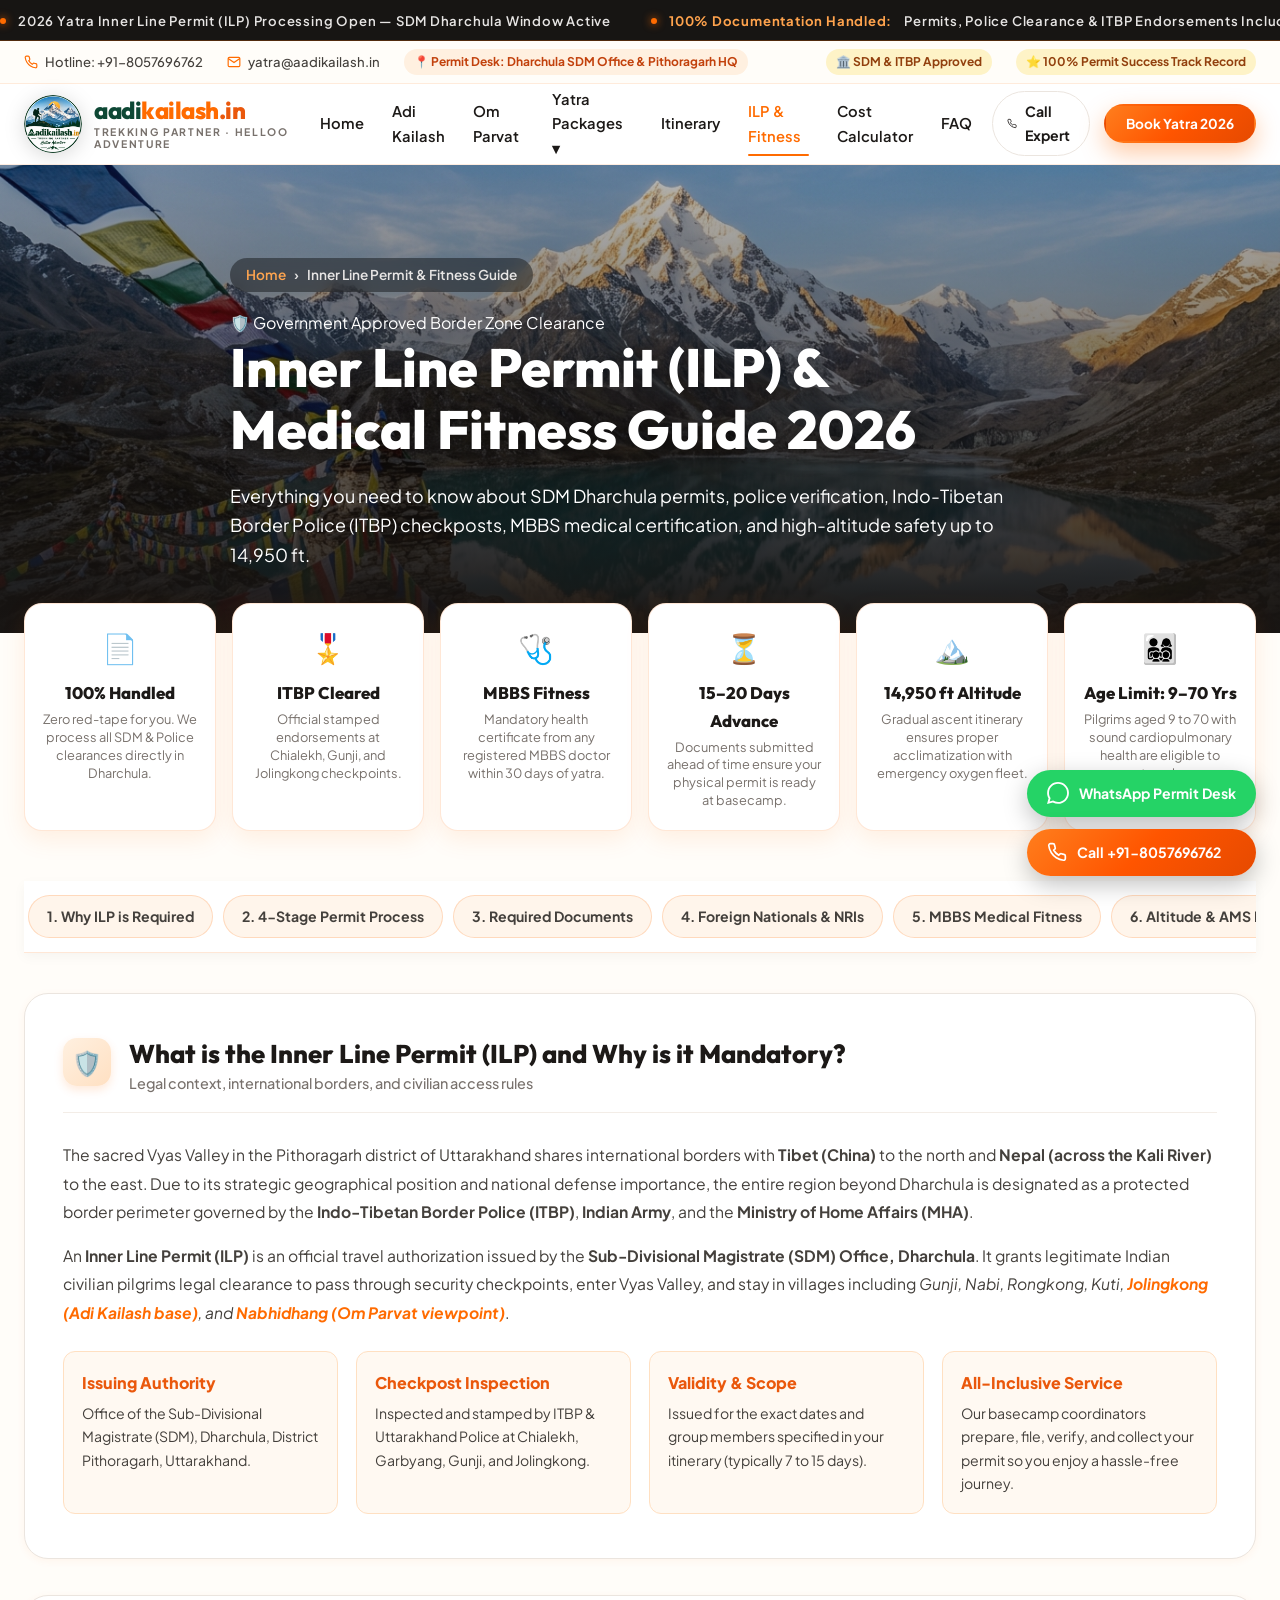
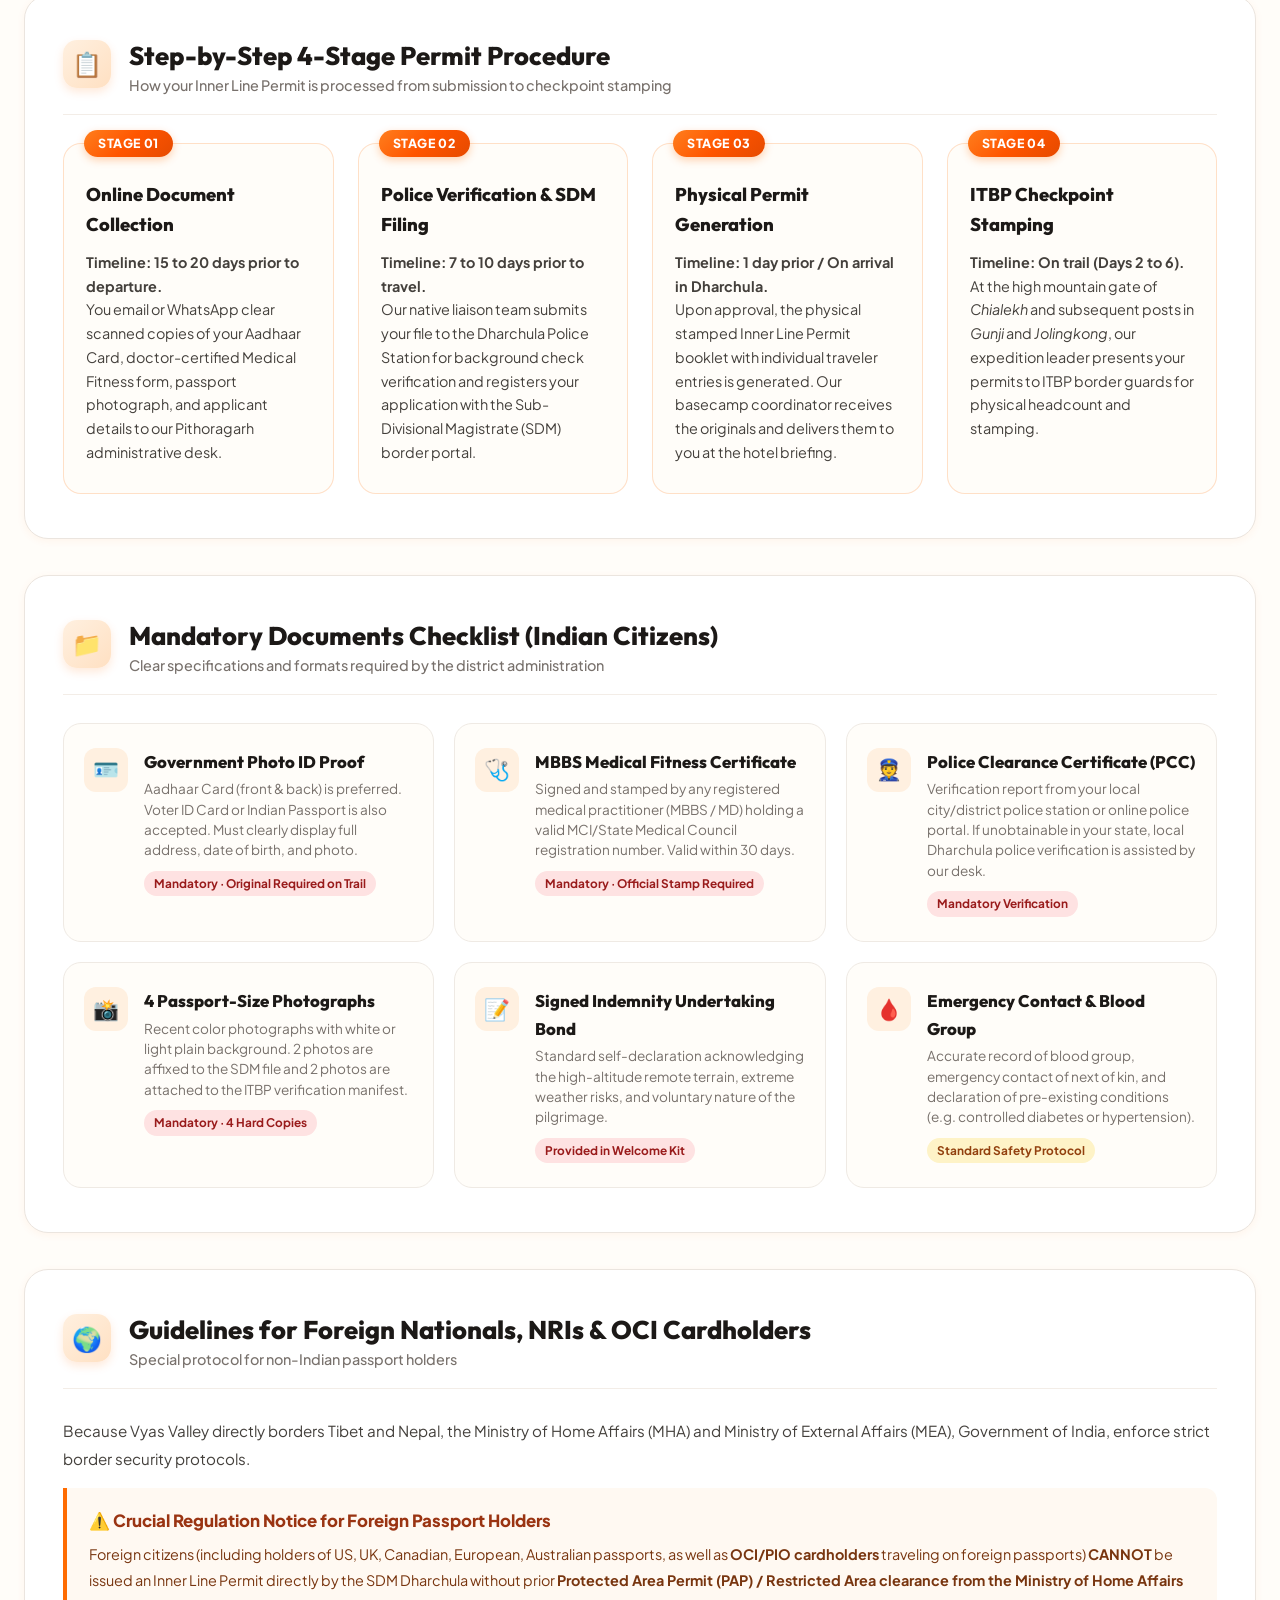
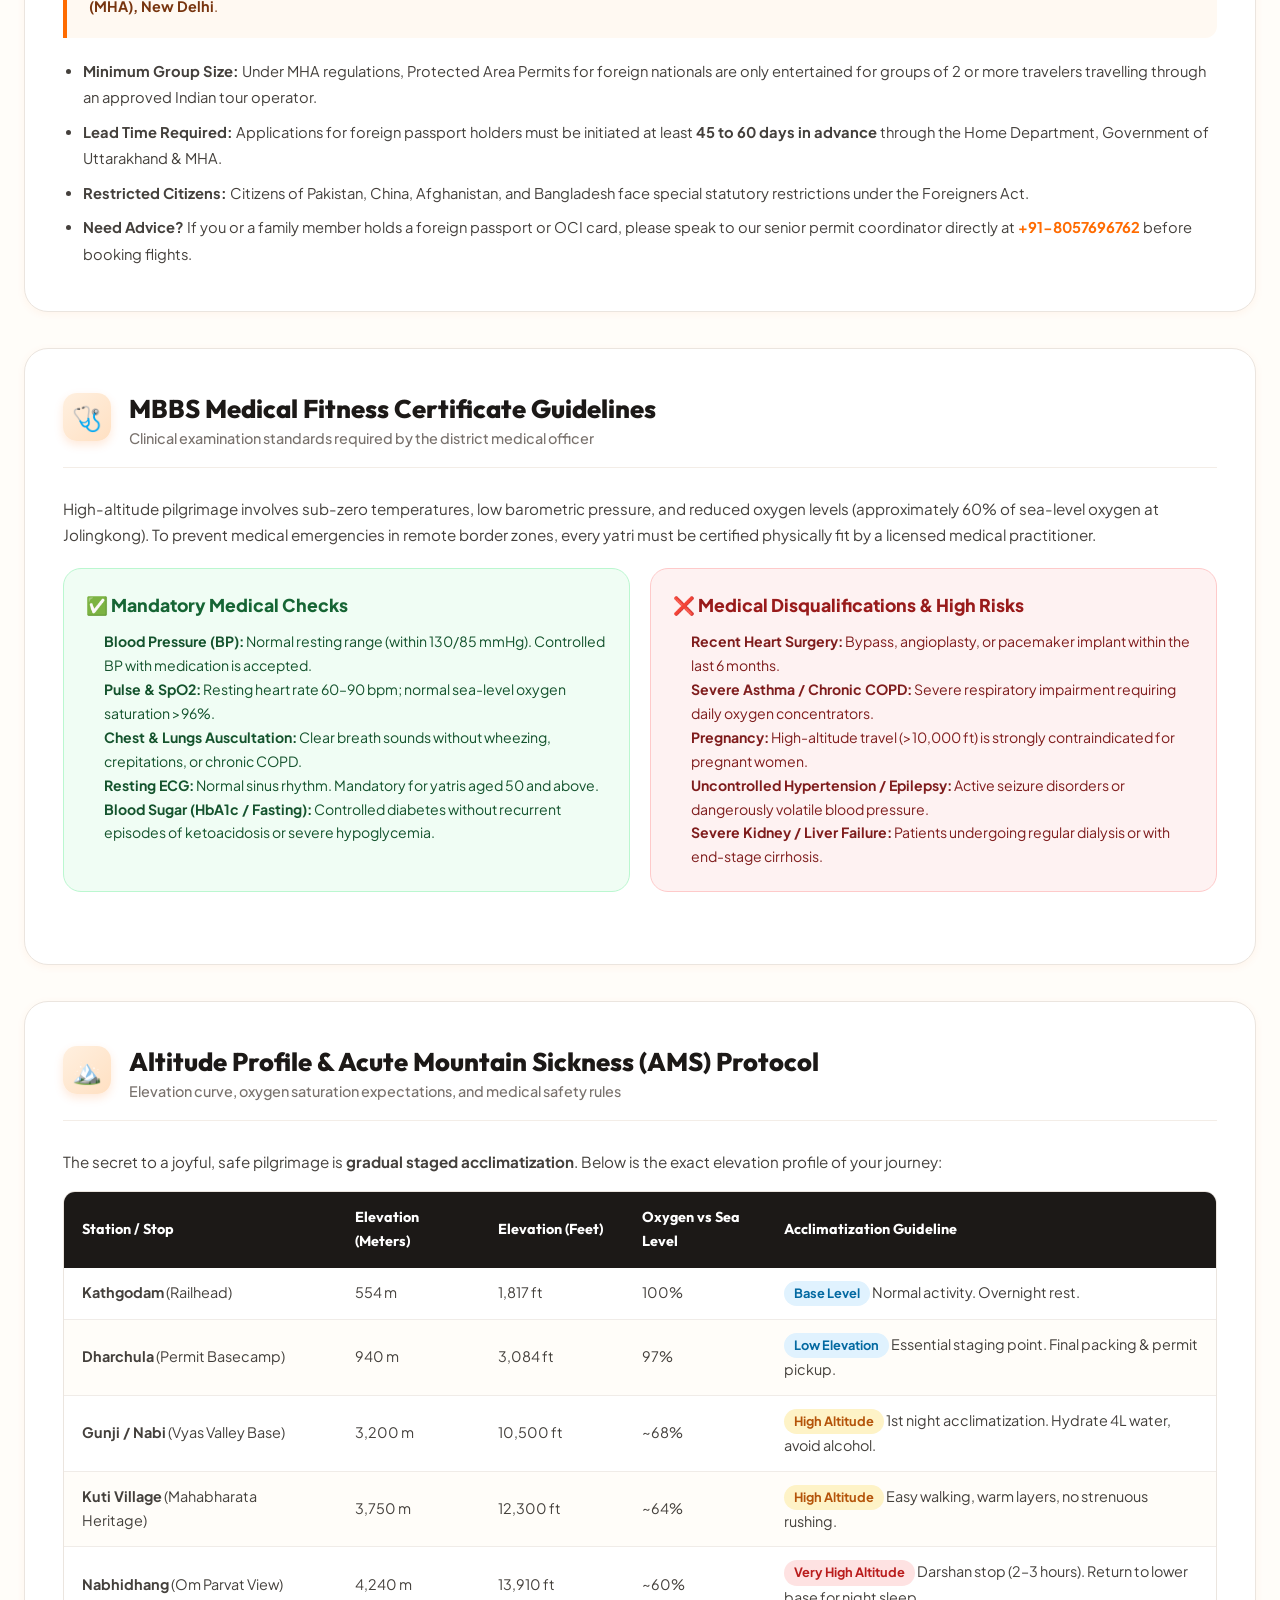
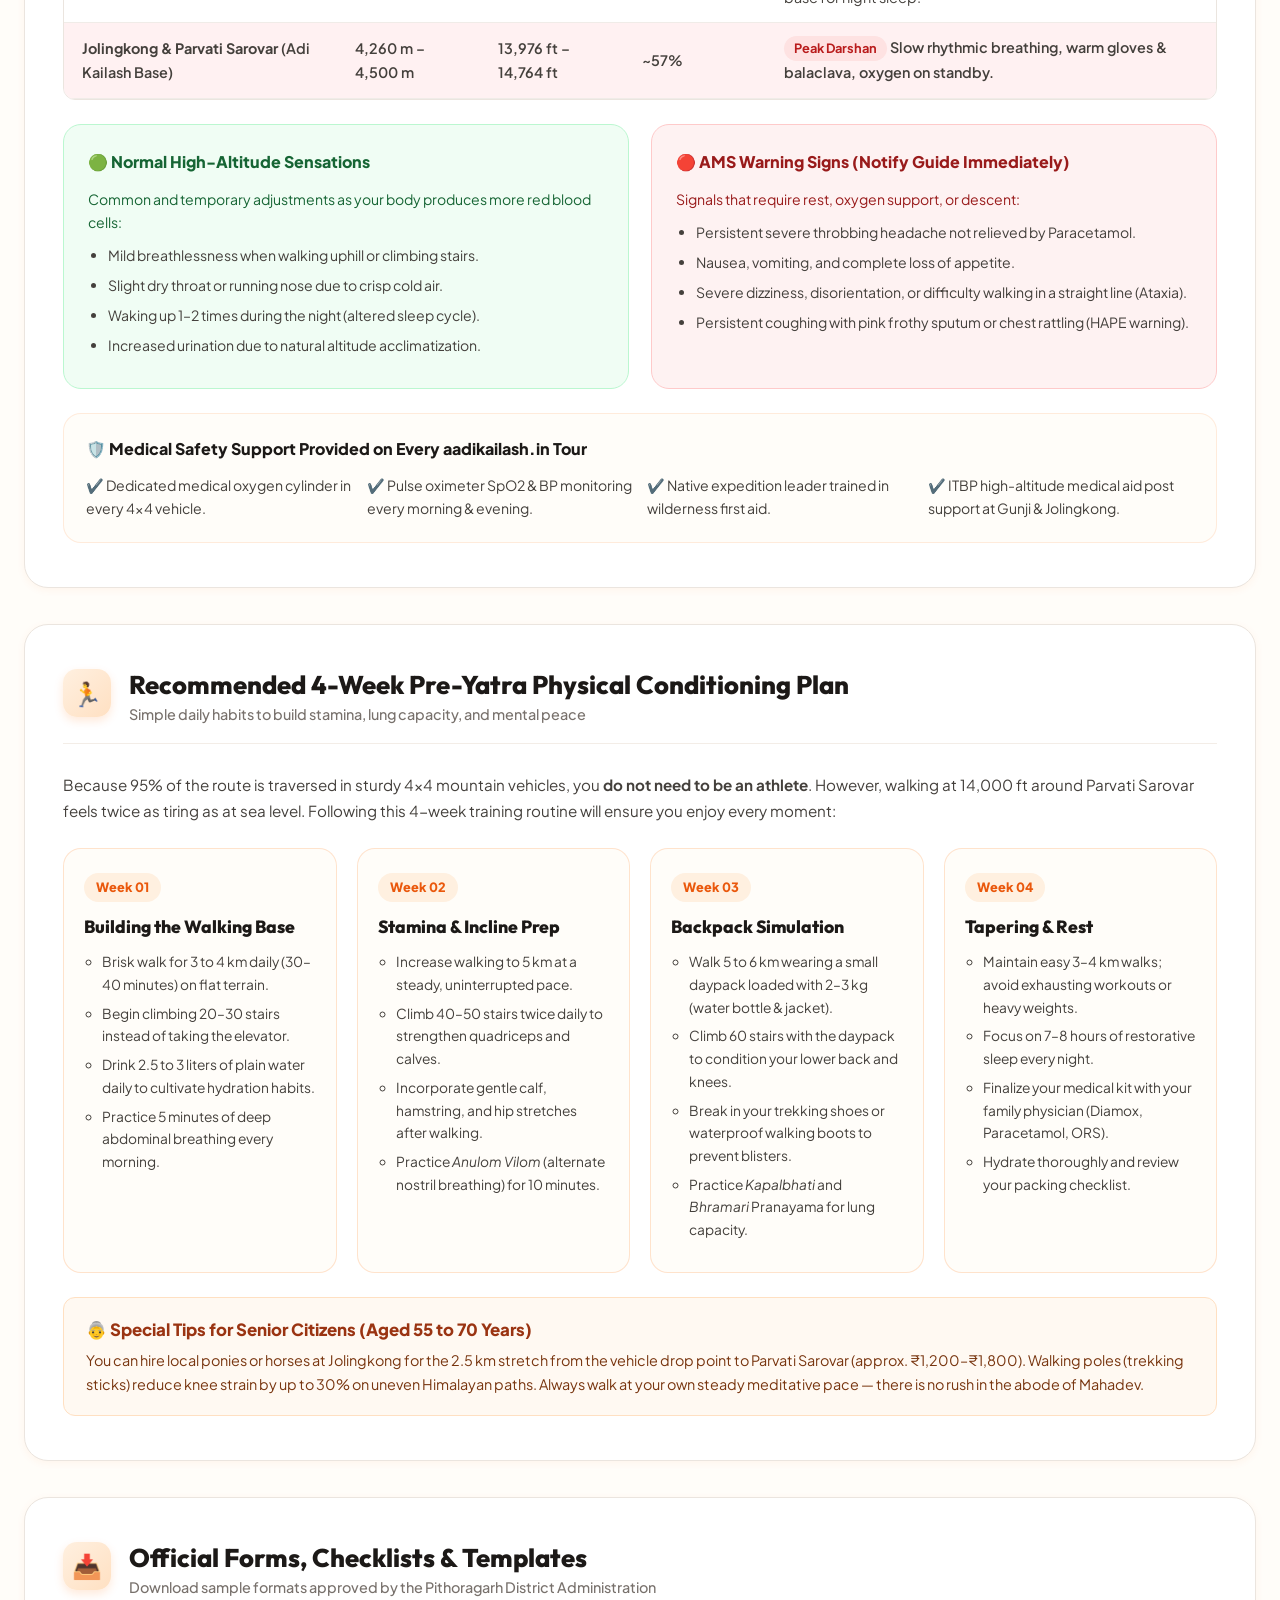
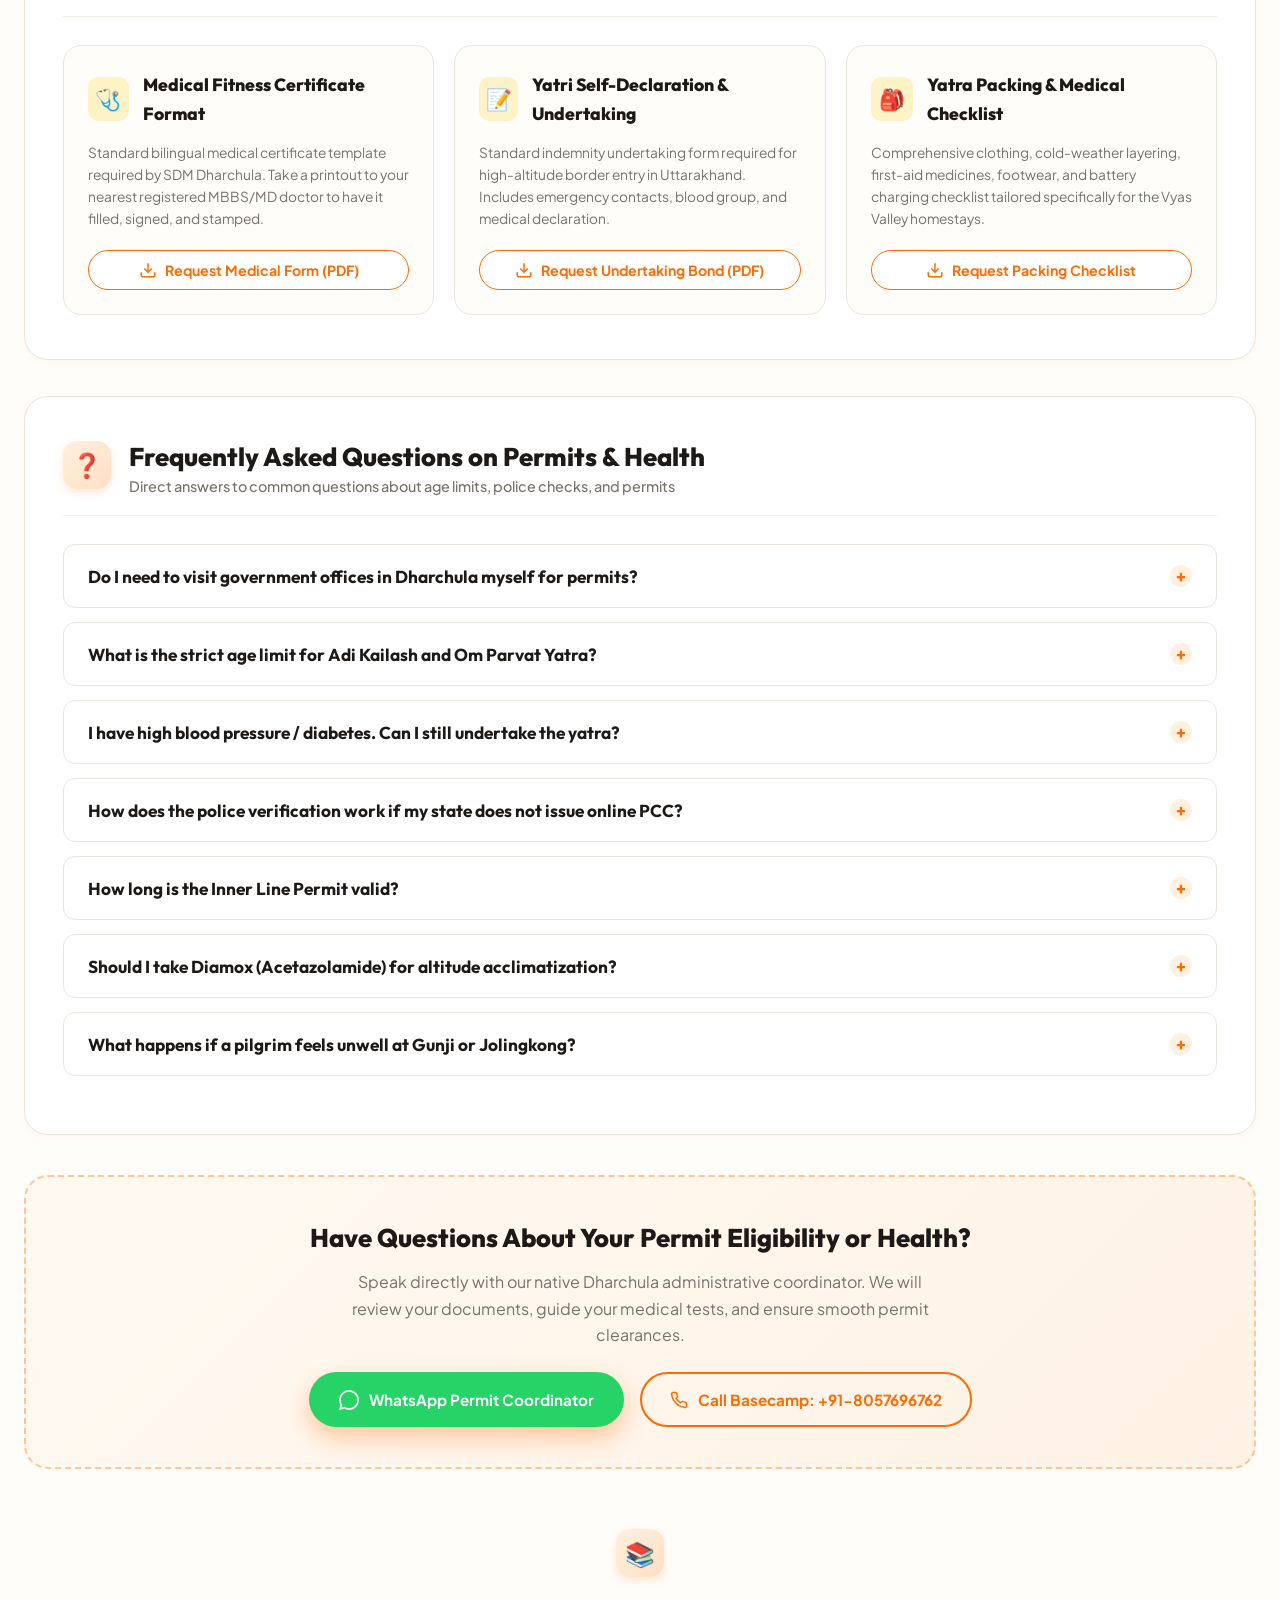
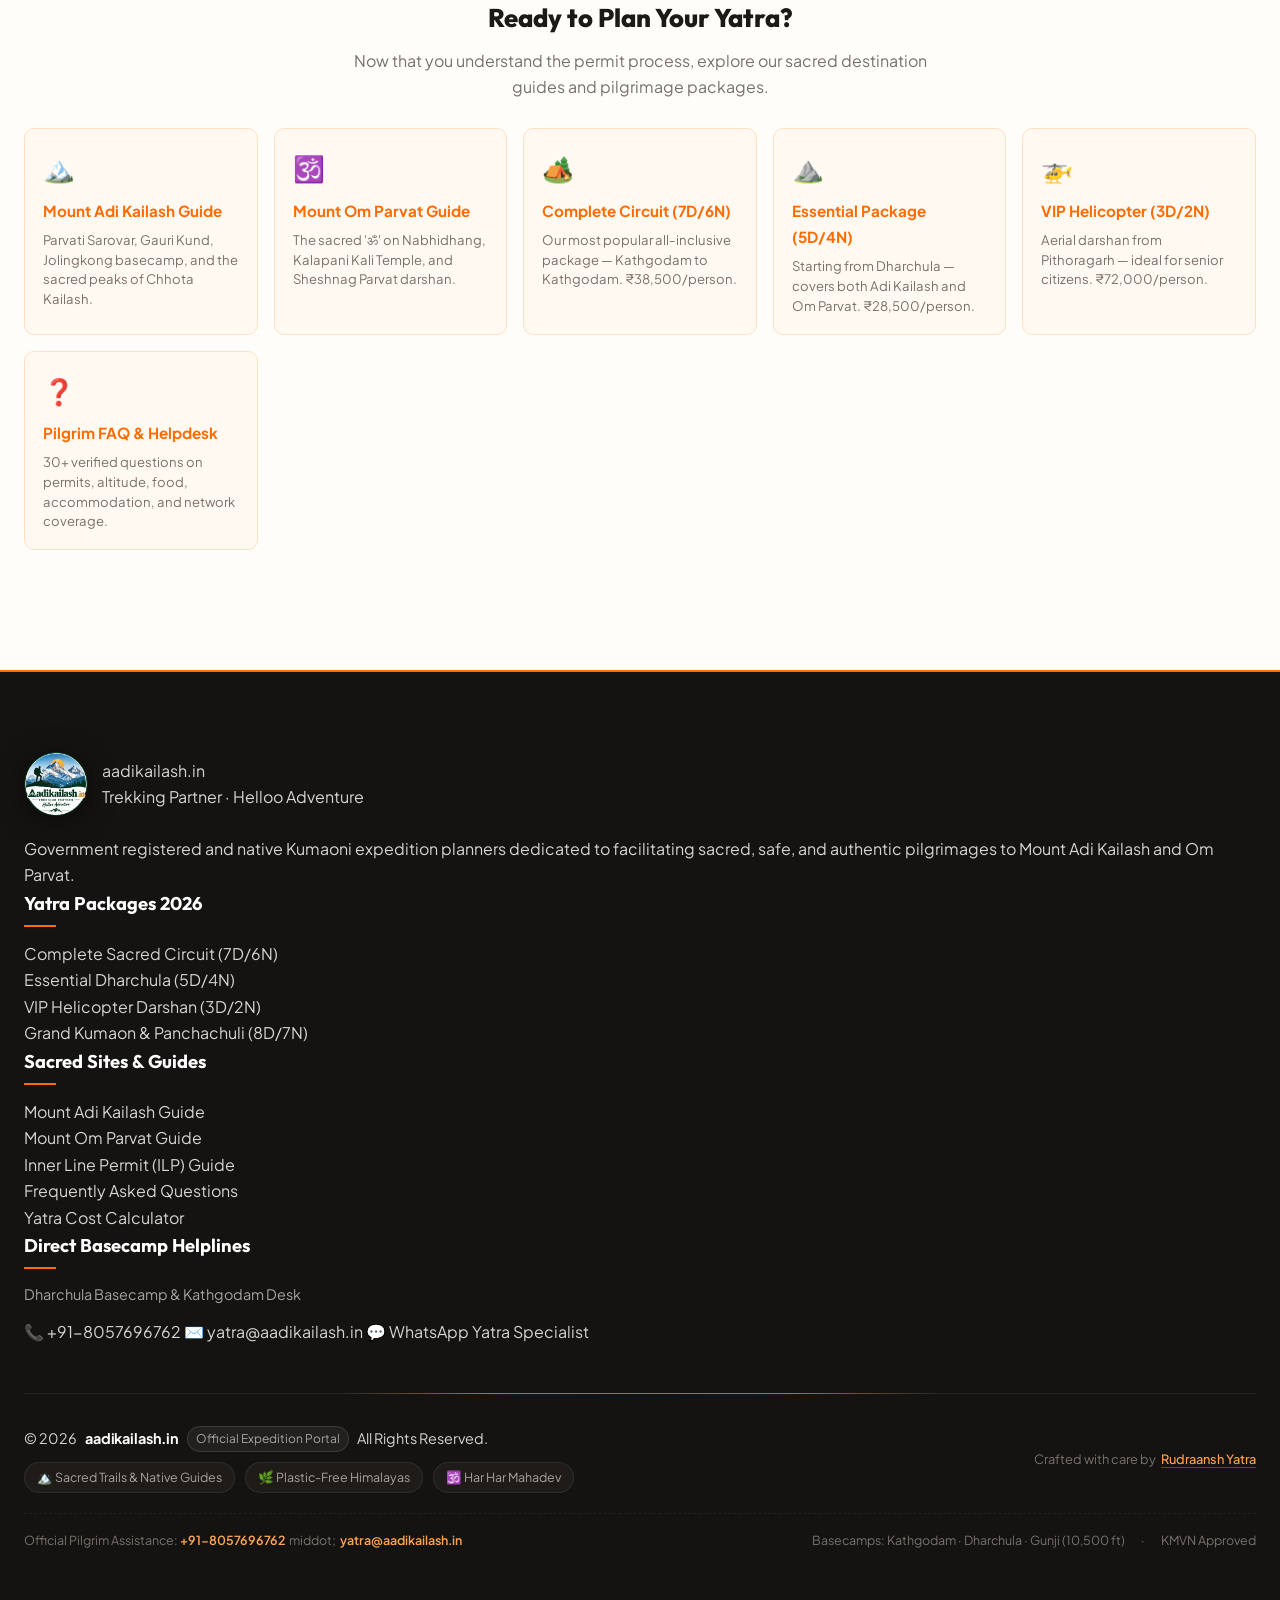
<file: ilp-fitness.html>
<!DOCTYPE html>
<html lang="en">
<head>
  <meta charset="UTF-8">
  <meta name="viewport" content="width=device-width, initial-scale=1.0">
  <title>Inner Line Permit (ILP) & Medical Fitness Guide 2026 | aadikailash.in</title>
  <meta name="description" content="Complete official guide for Inner Line Permit (ILP), SDM Dharchula verification, ITBP clearance, MBBS medical fitness certificate, and high-altitude AMS safety for Adi Kailash & Om Parvat Yatra 2026.">
  <meta name="keywords" content="Inner Line Permit Adi Kailash, ILP Dharchula, Medical Fitness Certificate Adi Kailash, ITBP Permit, AMS Altitude Guidelines, Police Verification Vyas Valley, Chialekh Checkpost, aadikailash.in">

  <!-- Open Graph / Social Meta -->
  <meta property="og:title" content="Inner Line Permit (ILP) & Medical Fitness Guide 2026 | aadikailash.in">
  <meta property="og:description" content="100% Red-tape solved: SDM Dharchula approvals, ITBP clearances, required documents checklist, medical fitness form, and high-altitude safety guidelines.">
  <meta property="og:image" content="assets/images/hero-adi-kailash.jpg">
  <meta property="og:url" content="https://aadikailash.in/ilp-fitness.html">
  <meta property="og:type" content="article">

  <!-- Favicon -->
  <link rel="icon" type="image/png" href="assets/images/favicon.png">
  <link rel="apple-touch-icon" href="assets/images/brand-logo.png">

  <!-- Stylesheet -->
  <link rel="stylesheet" href="style.css">

  <!-- Structured Schema Data -->
  <script type="application/ld+json">
  {
    "@context": "https://schema.org",
    "@type": "WebPage",
    "name": "Inner Line Permit (ILP) and Medical Fitness Guidelines for Adi Kailash & Om Parvat Yatra 2026",
    "description": "Comprehensive official requirements, document checklist, medical fitness certificate specifications, and high-altitude acclimatization protocol for the sacred pilgrimage.",
    "url": "https://aadikailash.in/ilp-fitness.html",
    "publisher": {
      "@type": "TravelAgency",
      "name": "aadikailash.in",
      "logo": "https://aadikailash.in/assets/images/brand-logo.png"
    }
  }
  </script>
</head>
<body>

  <!-- Announcement Ticker -->
  <div class="announcement-ticker" aria-label="Important Yatra Updates">
    <div class="ticker-track">
      <div class="ticker-item"><span class="dot"></span> 2026 Yatra Inner Line Permit (ILP) Processing Open — SDM Dharchula Window Active</div>
      <div class="ticker-item"><span class="dot"></span> <span class="ticker-highlight">100% Documentation Handled:</span> Permits, Police Clearance &amp; ITBP Endorsements Included</div>
      <div class="ticker-item"><span class="dot"></span> Certified MBBS Fitness Certificate Mandatory for All Yatris (Age Limit: 9 to 70 Years)</div>
      <div class="ticker-item"><span class="dot"></span> 24x7 Basecamp Support Desk: +91-8057696762 / yatra@aadikailash.in</div>
      <div class="ticker-item"><span class="dot"></span> 2026 Yatra Inner Line Permit (ILP) Processing Open — SDM Dharchula Window Active</div>
      <div class="ticker-item"><span class="dot"></span> <span class="ticker-highlight">100% Documentation Handled:</span> Permits, Police Clearance &amp; ITBP Endorsements Included</div>
    </div>
  </div>

  <!-- Top Contact Strip -->
  <div class="top-bar">
    <div class="container top-bar-inner">
      <div class="top-bar-left">
        <a href="tel:+918057696762" class="top-contact-link">
          <svg viewBox="0 0 24 24" fill="none" stroke="currentColor" stroke-width="2"><path d="M22 16.92v3a2 2 0 0 1-2.18 2 19.79 19.79 0 0 1-8.63-3.07 19.5 19.5 0 0 1-6-6 19.79 19.79 0 0 1-3.07-8.67A2 2 0 0 1 4.11 2h3a2 2 0 0 1 2 1.72 12.84 12.84 0 0 0 .7 2.81 2 2 0 0 1-.45 2.11L8.09 9.91a16 16 0 0 0 6 6l1.27-1.27a2 2 0 0 1 2.11-.45 12.84 12.84 0 0 0 2.81.7A2 2 0 0 1 22 16.92z"></path></svg>
          Hotline: +91-8057696762
        </a>
        <a href="mailto:yatra@aadikailash.in" class="top-contact-link">
          <svg viewBox="0 0 24 24" fill="none" stroke="currentColor" stroke-width="2"><path d="M4 4h16c1.1 0 2 .9 2 2v12c0 1.1-.9 2-2 2H4c-1.1 0-2-.9-2-2V6c0-1.1.9-2 2-2z"></path><polyline points="22,6 12,13 2,6"></polyline></svg>
          yatra@aadikailash.in
        </a>
        <span class="trust-pill" style="background:#FFF0E0; color:#C2410C;">
          📍 Permit Desk: Dharchula SDM Office &amp; Pithoragarh HQ
        </span>
      </div>
      <div class="top-bar-right">
        <span class="trust-pill">🏛️ SDM &amp; ITBP Approved</span>
        <span class="trust-pill">⭐ 100% Permit Success Track Record</span>
      </div>
    </div>
  </div>

  <!-- Header Navigation -->
  <header class="main-header" id="mainHeader">
    <div class="container header-inner">
      <div class="logo-wrapper">
        <a href="index.html" class="logo-link">
          <img src="assets/images/brand-logo.png" alt="aadikailash.in - Trekking Partner Helloo Adventure" class="logo-img">
          <div class="logo-brand-info">
            <div class="logo-brand-title">
              aadi<span class="brand-saffron">kailash</span><span class="brand-dot">.in</span>
            </div>
            <div class="logo-brand-sub">Trekking Partner · Helloo Adventure</div>
          </div>
        </a>
      </div>

      <nav class="nav-menu">
        <a href="index.html" class="nav-link">Home</a>
        <a href="adi-kailash.html" class="nav-link">Adi Kailash</a>
        <a href="om-parvat.html" class="nav-link">Om Parvat</a>
        <div class="nav-dropdown">
          <a href="index.html#packages" class="nav-link">Yatra Packages ▾</a>
          <div class="nav-dropdown-menu">
            <a href="package-complete-circuit.html" class="nav-dropdown-item">
              <span>Complete Circuit (7D/6N)</span>
              <span class="badge">Popular</span>
            </a>
            <a href="package-essential.html" class="nav-dropdown-item">
              <span>Essential Dharchula (5D/4N)</span>
              <span class="badge">Best Value</span>
            </a>
            <a href="package-helicopter.html" class="nav-dropdown-item">
              <span>VIP Helicopter (3D/2N)</span>
              <span class="badge">VIP</span>
            </a>
            <a href="package-grand-kumaon.html" class="nav-dropdown-item">
              <span>Grand Kumaon &amp; Darma (8D/7N)</span>
              <span class="badge">Expedition</span>
            </a>
          </div>
        </div>
        <a href="index.html#itinerary" class="nav-link">Itinerary</a>
        <a href="ilp-fitness.html" class="nav-link active">ILP &amp; Fitness</a>
        <a href="index.html#calculator" class="nav-link">Cost Calculator</a>
        <a href="faq.html" class="nav-link">FAQ</a>
      </nav>

      <div class="header-cta-group">
        <a href="tel:+918057696762" class="btn-header-call">
          <svg width="15" height="15" viewBox="0 0 24 24" fill="none" stroke="currentColor" stroke-width="2"><path d="M22 16.92v3a2 2 0 0 1-2.18 2 19.79 19.79 0 0 1-8.63-3.07 19.5 19.5 0 0 1-6-6 19.79 19.79 0 0 1-3.07-8.67A2 2 0 0 1 4.11 2h3a2 2 0 0 1 2 1.72 12.84 12.84 0 0 0 .7 2.81 2 2 0 0 1-.45 2.11L8.09 9.91a16 16 0 0 0 6 6l1.27-1.27a2 2 0 0 1 2.11-.45 12.84 12.84 0 0 0 2.81.7A2 2 0 0 1 22 16.92z"></path></svg>
          Call Expert
        </a>
        <button class="btn btn-primary btn-sm btn-open-booking" data-package-name="Permit & Fitness Inquiry 2026">
          Book Yatra 2026
        </button>
        <button class="mobile-nav-toggle" id="mobileNavToggle" aria-label="Open Navigation Menu">
          <svg viewBox="0 0 24 24" fill="none" stroke="currentColor" stroke-width="2"><line x1="3" y1="12" x2="21" y2="12"></line><line x1="3" y1="6" x2="21" y2="6"></line><line x1="3" y1="18" x2="21" y2="18"></line></svg>
        </button>
      </div>
    </div>
  </header>

  <!-- Mobile Drawer -->
  <div class="drawer-overlay" id="drawerOverlay"></div>
  <aside class="mobile-drawer" id="mobileDrawer">
    <div class="drawer-header">
      <div style="display: flex; align-items: center; gap: 10px;">
        <img src="assets/images/brand-logo.png" alt="aadikailash.in" class="drawer-logo-img">
        <div class="logo-brand-info">
          <div class="logo-brand-title" style="font-size: 1.25rem;">
            aadi<span class="brand-saffron">kailash</span><span class="brand-dot">.in</span>
          </div>
          <div class="logo-brand-sub">Trekking Partner</div>
        </div>
      </div>
      <button class="drawer-close-btn" id="drawerCloseBtn">&times;</button>
    </div>
    <div class="mobile-nav-links">
      <a href="index.html" class="mobile-nav-link">Home</a>
      <a href="adi-kailash.html" class="mobile-nav-link">Mount Adi Kailash</a>
      <a href="om-parvat.html" class="mobile-nav-link">Mount Om Parvat</a>
      <a href="package-complete-circuit.html" class="mobile-nav-link">7D/6N Complete Circuit (₹38,500)</a>
      <a href="package-essential.html" class="mobile-nav-link">5D/4N Essential Dharchula (₹28,500)</a>
      <a href="package-helicopter.html" class="mobile-nav-link">3D/2N VIP Helicopter (₹72,000)</a>
      <a href="package-grand-kumaon.html" class="mobile-nav-link">8D/7N Grand Kumaon &amp; Darma (₹46,000)</a>
      <a href="index.html#itinerary" class="mobile-nav-link">Day-Wise Itinerary</a>
      <a href="ilp-fitness.html" class="mobile-nav-link active">ILP &amp; Fitness Guide</a>
      <a href="index.html#calculator" class="mobile-nav-link">Cost Calculator</a>
      <a href="faq.html" class="mobile-nav-link">Frequently Asked Questions</a>
    </div>
  </aside>

  <!-- Hero Banner -->
  <section class="subpage-hero subpage-hero-ilp">
    <div class="container">
      <div class="breadcrumb">
        <a href="index.html">Home</a>
        <span>&rsaquo;</span>
        <span class="current">Inner Line Permit &amp; Fitness Guide</span>
      </div>
      <div class="hero-tag">
        <span class="om-symbol">🛡️</span> Government Approved Border Zone Clearance
      </div>
      <h1 class="hero-title" style="font-size: clamp(2.2rem, 4.2vw, 3.4rem); max-width: 900px; margin-bottom: 20px;">
        Inner Line Permit (ILP) &amp; <br><span class="highlight">Medical Fitness Guide 2026</span>
      </h1>
      <p class="hero-subtitle" style="max-width: 820px; font-size: 1.12rem;">
        Everything you need to know about SDM Dharchula permits, police verification, Indo-Tibetan Border Police (ITBP) checkposts, MBBS medical certification, and high-altitude safety up to 14,950 ft.
      </p>
    </div>
  </section>

  <!-- Main Content Container -->
  <main class="container" style="padding-top: 10px; padding-bottom: 80px;">

    <!-- Quick Stats Bar -->
    <div class="ilp-stats-bar">
      <div class="ilp-stat-card">
        <div class="ilp-stat-icon">📄</div>
        <div class="ilp-stat-title">100% Handled</div>
        <div class="ilp-stat-desc">Zero red-tape for you. We process all SDM &amp; Police clearances directly in Dharchula.</div>
      </div>
      <div class="ilp-stat-card">
        <div class="ilp-stat-icon">🎖️</div>
        <div class="ilp-stat-title">ITBP Cleared</div>
        <div class="ilp-stat-desc">Official stamped endorsements at Chialekh, Gunji, and Jolingkong checkpoints.</div>
      </div>
      <div class="ilp-stat-card">
        <div class="ilp-stat-icon">🩺</div>
        <div class="ilp-stat-title">MBBS Fitness</div>
        <div class="ilp-stat-desc">Mandatory health certificate from any registered MBBS doctor within 30 days of yatra.</div>
      </div>
      <div class="ilp-stat-card">
        <div class="ilp-stat-icon">⏳</div>
        <div class="ilp-stat-title">15–20 Days Advance</div>
        <div class="ilp-stat-desc">Documents submitted ahead of time ensure your physical permit is ready at basecamp.</div>
      </div>
      <div class="ilp-stat-card">
        <div class="ilp-stat-icon">🏔️</div>
        <div class="ilp-stat-title">14,950 ft Altitude</div>
        <div class="ilp-stat-desc">Gradual ascent itinerary ensures proper acclimatization with emergency oxygen fleet.</div>
      </div>
      <div class="ilp-stat-card">
        <div class="ilp-stat-icon">👨‍👩‍👧‍👦</div>
        <div class="ilp-stat-title">Age Limit: 9–70 Yrs</div>
        <div class="ilp-stat-desc">Pilgrims aged 9 to 70 with sound cardiopulmonary health are eligible to travel.</div>
      </div>
    </div>

    <!-- Sticky Navigation Anchor Bar -->
    <div class="ilp-nav-tabs-wrapper">
      <div class="ilp-nav-tabs">
        <a href="#why-ilp" class="ilp-tab-link active">1. Why ILP is Required</a>
        <a href="#permit-steps" class="ilp-tab-link">2. 4-Stage Permit Process</a>
        <a href="#documents-checklist" class="ilp-tab-link">3. Required Documents</a>
        <a href="#foreign-nationals" class="ilp-tab-link">4. Foreign Nationals &amp; NRIs</a>
        <a href="#medical-fitness" class="ilp-tab-link">5. MBBS Medical Fitness</a>
        <a href="#altitude-ams" class="ilp-tab-link">6. Altitude &amp; AMS Protocols</a>
        <a href="#fitness-training" class="ilp-tab-link">7. 4-Week Training Plan</a>
        <a href="#download-forms" class="ilp-tab-link">8. Download Forms</a>
        <a href="#ilp-faqs" class="ilp-tab-link">9. FAQs</a>
      </div>
    </div>

    <!-- Block 1: Why ILP is Required -->
    <section class="ilp-section-block" id="why-ilp">
      <div class="ilp-block-header">
        <div class="ilp-block-badge">🛡️</div>
        <div>
          <h2 class="ilp-block-title">
            What is the Inner Line Permit (ILP) and Why is it Mandatory?
            <small>Legal context, international borders, and civilian access rules</small>
          </h2>
        </div>
      </div>

      <div style="font-size: 0.98rem; color: var(--text-body); line-height: 1.8;">
        <p style="margin-bottom: 16px;">
          The sacred Vyas Valley in the Pithoragarh district of Uttarakhand shares international borders with <strong>Tibet (China)</strong> to the north and <strong>Nepal (across the Kali River)</strong> to the east. Due to its strategic geographical position and national defense importance, the entire region beyond Dharchula is designated as a protected border perimeter governed by the <strong>Indo-Tibetan Border Police (ITBP)</strong>, <strong>Indian Army</strong>, and the <strong>Ministry of Home Affairs (MHA)</strong>.
        </p>
        <p style="margin-bottom: 16px;">
          An <strong>Inner Line Permit (ILP)</strong> is an official travel authorization issued by the <strong>Sub-Divisional Magistrate (SDM) Office, Dharchula</strong>. It grants legitimate Indian civilian pilgrims legal clearance to pass through security checkpoints, enter Vyas Valley, and stay in villages including <em>Gunji, Nabi, Rongkong, Kuti, <a href="adi-kailash.html" style="color: var(--primary-orange); font-weight: 700;">Jolingkong (Adi Kailash base)</a>, and <a href="om-parvat.html" style="color: var(--primary-orange); font-weight: 700;">Nabhidhang (Om Parvat viewpoint)</a></em>.
        </p>
      </div>

      <div style="display: grid; grid-template-columns: repeat(auto-fit, minmax(260px, 1fr)); gap: 18px; margin-top: 24px;">
        <div style="background: #FFF9F2; border: 1px solid #FFE0C2; border-radius: var(--radius-md); padding: 18px;">
          <h4 style="color: var(--primary-saffron); font-weight: 800; margin-bottom: 6px;">Issuing Authority</h4>
          <p style="font-size: 0.88rem; color: var(--text-body);">Office of the Sub-Divisional Magistrate (SDM), Dharchula, District Pithoragarh, Uttarakhand.</p>
        </div>
        <div style="background: #FFF9F2; border: 1px solid #FFE0C2; border-radius: var(--radius-md); padding: 18px;">
          <h4 style="color: var(--primary-saffron); font-weight: 800; margin-bottom: 6px;">Checkpost Inspection</h4>
          <p style="font-size: 0.88rem; color: var(--text-body);">Inspected and stamped by ITBP &amp; Uttarakhand Police at Chialekh, Garbyang, Gunji, and Jolingkong.</p>
        </div>
        <div style="background: #FFF9F2; border: 1px solid #FFE0C2; border-radius: var(--radius-md); padding: 18px;">
          <h4 style="color: var(--primary-saffron); font-weight: 800; margin-bottom: 6px;">Validity &amp; Scope</h4>
          <p style="font-size: 0.88rem; color: var(--text-body);">Issued for the exact dates and group members specified in your itinerary (typically 7 to 15 days).</p>
        </div>
        <div style="background: #FFF9F2; border: 1px solid #FFE0C2; border-radius: var(--radius-md); padding: 18px;">
          <h4 style="color: var(--primary-saffron); font-weight: 800; margin-bottom: 6px;">All-Inclusive Service</h4>
          <p style="font-size: 0.88rem; color: var(--text-body);">Our basecamp coordinators prepare, file, verify, and collect your permit so you enjoy a hassle-free journey.</p>
        </div>
      </div>
    </section>

    <!-- Block 2: 4-Stage Permit Process -->
    <section class="ilp-section-block" id="permit-steps">
      <div class="ilp-block-header">
        <div class="ilp-block-badge">📋</div>
        <div>
          <h2 class="ilp-block-title">
            Step-by-Step 4-Stage Permit Procedure
            <small>How your Inner Line Permit is processed from submission to checkpoint stamping</small>
          </h2>
        </div>
      </div>

      <div class="ilp-steps-grid">
        <div class="ilp-step-card">
          <span class="ilp-step-pill">Stage 01</span>
          <h4>Online Document Collection</h4>
          <p>
            <strong>Timeline: 15 to 20 days prior to departure.</strong><br>
            You email or WhatsApp clear scanned copies of your Aadhaar Card, doctor-certified Medical Fitness form, passport photograph, and applicant details to our Pithoragarh administrative desk.
          </p>
        </div>

        <div class="ilp-step-card">
          <span class="ilp-step-pill">Stage 02</span>
          <h4>Police Verification &amp; SDM Filing</h4>
          <p>
            <strong>Timeline: 7 to 10 days prior to travel.</strong><br>
            Our native liaison team submits your file to the Dharchula Police Station for background check verification and registers your application with the Sub-Divisional Magistrate (SDM) border portal.
          </p>
        </div>

        <div class="ilp-step-card">
          <span class="ilp-step-pill">Stage 03</span>
          <h4>Physical Permit Generation</h4>
          <p>
            <strong>Timeline: 1 day prior / On arrival in Dharchula.</strong><br>
            Upon approval, the physical stamped Inner Line Permit booklet with individual traveler entries is generated. Our basecamp coordinator receives the originals and delivers them to you at the hotel briefing.
          </p>
        </div>

        <div class="ilp-step-card">
          <span class="ilp-step-pill">Stage 04</span>
          <h4>ITBP Checkpoint Stamping</h4>
          <p>
            <strong>Timeline: On trail (Days 2 to 6).</strong><br>
            At the high mountain gate of <em>Chialekh</em> and subsequent posts in <em>Gunji</em> and <em>Jolingkong</em>, our expedition leader presents your permits to ITBP border guards for physical headcount and stamping.
          </p>
        </div>
      </div>
    </section>

    <!-- Block 3: Required Documents Checklist -->
    <section class="ilp-section-block" id="documents-checklist">
      <div class="ilp-block-header">
        <div class="ilp-block-badge">📁</div>
        <div>
          <h2 class="ilp-block-title">
            Mandatory Documents Checklist (Indian Citizens)
            <small>Clear specifications and formats required by the district administration</small>
          </h2>
        </div>
      </div>

      <div class="ilp-docs-grid">
        <div class="ilp-doc-card">
          <div class="ilp-doc-icon">🪪</div>
          <div class="ilp-doc-info">
            <h4>Government Photo ID Proof</h4>
            <p>Aadhaar Card (front &amp; back) is preferred. Voter ID Card or Indian Passport is also accepted. Must clearly display full address, date of birth, and photo.</p>
            <span class="ilp-doc-tag mandatory">Mandatory · Original Required on Trail</span>
          </div>
        </div>

        <div class="ilp-doc-card">
          <div class="ilp-doc-icon">🩺</div>
          <div class="ilp-doc-info">
            <h4>MBBS Medical Fitness Certificate</h4>
            <p>Signed and stamped by any registered medical practitioner (MBBS / MD) holding a valid MCI/State Medical Council registration number. Valid within 30 days.</p>
            <span class="ilp-doc-tag mandatory">Mandatory · Official Stamp Required</span>
          </div>
        </div>

        <div class="ilp-doc-card">
          <div class="ilp-doc-icon">👮</div>
          <div class="ilp-doc-info">
            <h4>Police Clearance Certificate (PCC)</h4>
            <p>Verification report from your local city/district police station or online police portal. If unobtainable in your state, local Dharchula police verification is assisted by our desk.</p>
            <span class="ilp-doc-tag mandatory">Mandatory Verification</span>
          </div>
        </div>

        <div class="ilp-doc-card">
          <div class="ilp-doc-icon">📸</div>
          <div class="ilp-doc-info">
            <h4>4 Passport-Size Photographs</h4>
            <p>Recent color photographs with white or light plain background. 2 photos are affixed to the SDM file and 2 photos are attached to the ITBP verification manifest.</p>
            <span class="ilp-doc-tag mandatory">Mandatory · 4 Hard Copies</span>
          </div>
        </div>

        <div class="ilp-doc-card">
          <div class="ilp-doc-icon">📝</div>
          <div class="ilp-doc-info">
            <h4>Signed Indemnity Undertaking Bond</h4>
            <p>Standard self-declaration acknowledging the high-altitude remote terrain, extreme weather risks, and voluntary nature of the pilgrimage.</p>
            <span class="ilp-doc-tag mandatory">Provided in Welcome Kit</span>
          </div>
        </div>

        <div class="ilp-doc-card">
          <div class="ilp-doc-icon">🩸</div>
          <div class="ilp-doc-info">
            <h4>Emergency Contact &amp; Blood Group</h4>
            <p>Accurate record of blood group, emergency contact of next of kin, and declaration of pre-existing conditions (e.g. controlled diabetes or hypertension).</p>
            <span class="ilp-doc-tag">Standard Safety Protocol</span>
          </div>
        </div>
      </div>
    </section>

    <!-- Block 4: Foreign Nationals & NRIs -->
    <section class="ilp-section-block" id="foreign-nationals">
      <div class="ilp-block-header">
        <div class="ilp-block-badge">🌍</div>
        <div>
          <h2 class="ilp-block-title">
            Guidelines for Foreign Nationals, NRIs &amp; OCI Cardholders
            <small>Special protocol for non-Indian passport holders</small>
          </h2>
        </div>
      </div>

      <div style="font-size: 0.95rem; line-height: 1.8; color: var(--text-body);">
        <p style="margin-bottom: 16px;">
          Because Vyas Valley directly borders Tibet and Nepal, the Ministry of Home Affairs (MHA) and Ministry of External Affairs (MEA), Government of India, enforce strict border security protocols.
        </p>

        <div style="background: #FFF9F2; border-left: 4px solid var(--primary-orange); padding: 18px 22px; border-radius: 0 var(--radius-md) var(--radius-md) 0; margin-bottom: 20px;">
          <h4 style="color: #9A3412; font-weight: 800; font-size: 1.05rem; margin-bottom: 6px;">
            ⚠️ Crucial Regulation Notice for Foreign Passport Holders
          </h4>
          <p style="font-size: 0.9rem; color: #78350F;">
            Foreign citizens (including holders of US, UK, Canadian, European, Australian passports, as well as <strong>OCI/PIO cardholders</strong> traveling on foreign passports) <strong>CANNOT</strong> be issued an Inner Line Permit directly by the SDM Dharchula without prior <strong>Protected Area Permit (PAP) / Restricted Area clearance from the Ministry of Home Affairs (MHA), New Delhi</strong>.
          </p>
        </div>

        <ul style="padding-left: 20px; font-size: 0.92rem; line-height: 1.8;">
          <li style="list-style-type: disc; margin-bottom: 8px;">
            <strong>Minimum Group Size:</strong> Under MHA regulations, Protected Area Permits for foreign nationals are only entertained for groups of 2 or more travelers travelling through an approved Indian tour operator.
          </li>
          <li style="list-style-type: disc; margin-bottom: 8px;">
            <strong>Lead Time Required:</strong> Applications for foreign passport holders must be initiated at least <strong>45 to 60 days in advance</strong> through the Home Department, Government of Uttarakhand &amp; MHA.
          </li>
          <li style="list-style-type: disc; margin-bottom: 8px;">
            <strong>Restricted Citizens:</strong> Citizens of Pakistan, China, Afghanistan, and Bangladesh face special statutory restrictions under the Foreigners Act.
          </li>
          <li style="list-style-type: disc;">
            <strong>Need Advice?</strong> If you or a family member holds a foreign passport or OCI card, please speak to our senior permit coordinator directly at <a href="tel:+918057696762" style="color: var(--primary-orange); font-weight: 700;">+91-8057696762</a> before booking flights.
          </li>
        </ul>
      </div>
    </section>

    <!-- Block 5: Medical Fitness Certificate & Tests -->
    <section class="ilp-section-block" id="medical-fitness">
      <div class="ilp-block-header">
        <div class="ilp-block-badge">🩺</div>
        <div>
          <h2 class="ilp-block-title">
            MBBS Medical Fitness Certificate Guidelines
            <small>Clinical examination standards required by the district medical officer</small>
          </h2>
        </div>
      </div>

      <p style="font-size: 0.95rem; color: var(--text-body); line-height: 1.7; margin-bottom: 20px;">
        High-altitude pilgrimage involves sub-zero temperatures, low barometric pressure, and reduced oxygen levels (approximately 60% of sea-level oxygen at Jolingkong). To prevent medical emergencies in remote border zones, every yatri must be certified physically fit by a licensed medical practitioner.
      </p>

      <div style="display: grid; grid-template-columns: repeat(auto-fit, minmax(280px, 1fr)); gap: 20px; margin-bottom: 28px;">
        <div style="background: #F0FDF4; border: 1px solid #BBF7D0; border-radius: var(--radius-lg); padding: 22px;">
          <h4 style="color: #166534; font-weight: 800; font-size: 1.1rem; margin-bottom: 10px;">
            ✅ Mandatory Medical Checks
          </h4>
          <ul style="font-size: 0.88rem; color: #14532D; line-height: 1.7; padding-left: 18px;">
            <li><strong>Blood Pressure (BP):</strong> Normal resting range (within 130/85 mmHg). Controlled BP with medication is accepted.</li>
            <li><strong>Pulse &amp; SpO2:</strong> Resting heart rate 60–90 bpm; normal sea-level oxygen saturation &gt;96%.</li>
            <li><strong>Chest &amp; Lungs Auscultation:</strong> Clear breath sounds without wheezing, crepitations, or chronic COPD.</li>
            <li><strong>Resting ECG:</strong> Normal sinus rhythm. Mandatory for yatris aged 50 and above.</li>
            <li><strong>Blood Sugar (HbA1c / Fasting):</strong> Controlled diabetes without recurrent episodes of ketoacidosis or severe hypoglycemia.</li>
          </ul>
        </div>

        <div style="background: #FEF2F2; border: 1px solid #FECACA; border-radius: var(--radius-lg); padding: 22px;">
          <h4 style="color: #991B1B; font-weight: 800; font-size: 1.1rem; margin-bottom: 10px;">
            ❌ Medical Disqualifications &amp; High Risks
          </h4>
          <ul style="font-size: 0.88rem; color: #7F1D1D; line-height: 1.7; padding-left: 18px;">
            <li><strong>Recent Heart Surgery:</strong> Bypass, angioplasty, or pacemaker implant within the last 6 months.</li>
            <li><strong>Severe Asthma / Chronic COPD:</strong> Severe respiratory impairment requiring daily oxygen concentrators.</li>
            <li><strong>Pregnancy:</strong> High-altitude travel (&gt;10,000 ft) is strongly contraindicated for pregnant women.</li>
            <li><strong>Uncontrolled Hypertension / Epilepsy:</strong> Active seizure disorders or dangerously volatile blood pressure.</li>
            <li><strong>Severe Kidney / Liver Failure:</strong> Patients undergoing regular dialysis or with end-stage cirrhosis.</li>
          </ul>
        </div>
      </div>
    </section>

    <!-- Block 6: Altitude Profile & AMS Protocols -->
    <section class="ilp-section-block" id="altitude-ams">
      <div class="ilp-block-header">
        <div class="ilp-block-badge">🏔️</div>
        <div>
          <h2 class="ilp-block-title">
            Altitude Profile &amp; Acute Mountain Sickness (AMS) Protocol
            <small>Elevation curve, oxygen saturation expectations, and medical safety rules</small>
          </h2>
        </div>
      </div>

      <p style="font-size: 0.95rem; color: var(--text-body); line-height: 1.7;">
        The secret to a joyful, safe pilgrimage is <strong>gradual staged acclimatization</strong>. Below is the exact elevation profile of your journey:
      </p>

      <div class="table-swipe-hint">
        <span>👉</span> <span>Swipe horizontally to view full elevation &amp; oxygen profile</span> <span>⇄</span>
      </div>

      <div class="altitude-table-wrap">
        <table class="altitude-table">
          <thead>
            <tr>
              <th>Station / Stop</th>
              <th>Elevation (Meters)</th>
              <th>Elevation (Feet)</th>
              <th>Oxygen vs Sea Level</th>
              <th>Acclimatization Guideline</th>
            </tr>
          </thead>
          <tbody>
            <tr>
              <td><strong>Kathgodam</strong> (Railhead)</td>
              <td>554 m</td>
              <td>1,817 ft</td>
              <td>100%</td>
              <td><span class="altitude-badge">Base Level</span> Normal activity. Overnight rest.</td>
            </tr>
            <tr>
              <td><strong>Dharchula</strong> (Permit Basecamp)</td>
              <td>940 m</td>
              <td>3,084 ft</td>
              <td>97%</td>
              <td><span class="altitude-badge">Low Elevation</span> Essential staging point. Final packing &amp; permit pickup.</td>
            </tr>
            <tr>
              <td><strong>Gunji / Nabi</strong> (Vyas Valley Base)</td>
              <td>3,200 m</td>
              <td>10,500 ft</td>
              <td>~68%</td>
              <td><span class="altitude-badge high">High Altitude</span> 1st night acclimatization. Hydrate 4L water, avoid alcohol.</td>
            </tr>
            <tr>
              <td><strong>Kuti Village</strong> (Mahabharata Heritage)</td>
              <td>3,750 m</td>
              <td>12,300 ft</td>
              <td>~64%</td>
              <td><span class="altitude-badge high">High Altitude</span> Easy walking, warm layers, no strenuous rushing.</td>
            </tr>
            <tr>
              <td><strong>Nabhidhang</strong> (Om Parvat View)</td>
              <td>4,240 m</td>
              <td>13,910 ft</td>
              <td>~60%</td>
              <td><span class="altitude-badge extreme">Very High Altitude</span> Darshan stop (2–3 hours). Return to lower base for night sleep.</td>
            </tr>
            <tr class="highlight-danger">
              <td><strong>Jolingkong &amp; Parvati Sarovar</strong> (Adi Kailash Base)</td>
              <td>4,260 m – 4,500 m</td>
              <td>13,976 ft – 14,764 ft</td>
              <td>~57%</td>
              <td><span class="altitude-badge extreme">Peak Darshan</span> Slow rhythmic breathing, warm gloves &amp; balaclava, oxygen on standby.</td>
            </tr>
          </tbody>
        </table>
      </div>

      <div class="ams-grid">
        <div class="ams-box normal">
          <h4>🟢 Normal High-Altitude Sensations</h4>
          <p style="font-size: 0.88rem; margin-bottom: 10px; color: #166534;">Common and temporary adjustments as your body produces more red blood cells:</p>
          <ul class="ams-list">
            <li>Mild breathlessness when walking uphill or climbing stairs.</li>
            <li>Slight dry throat or running nose due to crisp cold air.</li>
            <li>Waking up 1–2 times during the night (altered sleep cycle).</li>
            <li>Increased urination due to natural altitude acclimatization.</li>
          </ul>
        </div>

        <div class="ams-box warning">
          <h4>🔴 AMS Warning Signs (Notify Guide Immediately)</h4>
          <p style="font-size: 0.88rem; margin-bottom: 10px; color: #991B1B;">Signals that require rest, oxygen support, or descent:</p>
          <ul class="ams-list">
            <li>Persistent severe throbbing headache not relieved by Paracetamol.</li>
            <li>Nausea, vomiting, and complete loss of appetite.</li>
            <li>Severe dizziness, disorientation, or difficulty walking in a straight line (Ataxia).</li>
            <li>Persistent coughing with pink frothy sputum or chest rattling (HAPE warning).</li>
          </ul>
        </div>
      </div>

      <div style="background: #FFFDF9; border: 1px solid var(--border-light); border-radius: var(--radius-lg); padding: 22px; margin-top: 20px;">
        <h4 style="color: var(--text-dark); font-weight: 800; margin-bottom: 8px;">
          🛡️ Medical Safety Support Provided on Every aadikailash.in Tour
        </h4>
        <div style="display: grid; grid-template-columns: repeat(auto-fit, minmax(220px, 1fr)); gap: 14px; margin-top: 12px; font-size: 0.88rem; color: var(--text-body);">
          <div>✔️ Dedicated medical oxygen cylinder in every 4x4 vehicle.</div>
          <div>✔️ Pulse oximeter SpO2 &amp; BP monitoring every morning &amp; evening.</div>
          <div>✔️ Native expedition leader trained in wilderness first aid.</div>
          <div>✔️ ITBP high-altitude medical aid post support at Gunji &amp; Jolingkong.</div>
        </div>
      </div>
    </section>

    <!-- Block 7: 4-Week Fitness Training Plan -->
    <section class="ilp-section-block" id="fitness-training">
      <div class="ilp-block-header">
        <div class="ilp-block-badge">🏃</div>
        <div>
          <h2 class="ilp-block-title">
            Recommended 4-Week Pre-Yatra Physical Conditioning Plan
            <small>Simple daily habits to build stamina, lung capacity, and mental peace</small>
          </h2>
        </div>
      </div>

      <p style="font-size: 0.95rem; color: var(--text-body); line-height: 1.7;">
        Because 95% of the route is traversed in sturdy 4x4 mountain vehicles, you <strong>do not need to be an athlete</strong>. However, walking at 14,000 ft around Parvati Sarovar feels twice as tiring as at sea level. Following this 4-week training routine will ensure you enjoy every moment:
      </p>

      <div class="training-grid">
        <div class="training-card">
          <span class="training-week-pill">Week 01</span>
          <h4>Building the Walking Base</h4>
          <ul>
            <li>Brisk walk for 3 to 4 km daily (30–40 minutes) on flat terrain.</li>
            <li>Begin climbing 20–30 stairs instead of taking the elevator.</li>
            <li>Drink 2.5 to 3 liters of plain water daily to cultivate hydration habits.</li>
            <li>Practice 5 minutes of deep abdominal breathing every morning.</li>
          </ul>
        </div>

        <div class="training-card">
          <span class="training-week-pill">Week 02</span>
          <h4>Stamina &amp; Incline Prep</h4>
          <ul>
            <li>Increase walking to 5 km at a steady, uninterrupted pace.</li>
            <li>Climb 40–50 stairs twice daily to strengthen quadriceps and calves.</li>
            <li>Incorporate gentle calf, hamstring, and hip stretches after walking.</li>
            <li>Practice <em>Anulom Vilom</em> (alternate nostril breathing) for 10 minutes.</li>
          </ul>
        </div>

        <div class="training-card">
          <span class="training-week-pill">Week 03</span>
          <h4>Backpack Simulation</h4>
          <ul>
            <li>Walk 5 to 6 km wearing a small daypack loaded with 2–3 kg (water bottle &amp; jacket).</li>
            <li>Climb 60 stairs with the daypack to condition your lower back and knees.</li>
            <li>Break in your trekking shoes or waterproof walking boots to prevent blisters.</li>
            <li>Practice <em>Kapalbhati</em> and <em>Bhramari</em> Pranayama for lung capacity.</li>
          </ul>
        </div>

        <div class="training-card">
          <span class="training-week-pill">Week 04</span>
          <h4>Tapering &amp; Rest</h4>
          <ul>
            <li>Maintain easy 3–4 km walks; avoid exhausting workouts or heavy weights.</li>
            <li>Focus on 7–8 hours of restorative sleep every night.</li>
            <li>Finalize your medical kit with your family physician (Diamox, Paracetamol, ORS).</li>
            <li>Hydrate thoroughly and review your packing checklist.</li>
          </ul>
        </div>
      </div>

      <div style="background: #FFF9F2; border-radius: var(--radius-md); padding: 18px 22px; border: 1px solid #FFE0C2; margin-top: 10px;">
        <h4 style="color: #9A3412; font-weight: 800; font-size: 1.05rem; margin-bottom: 6px;">
          👵 Special Tips for Senior Citizens (Aged 55 to 70 Years)
        </h4>
        <p style="font-size: 0.9rem; color: #78350F; line-height: 1.65;">
          You can hire local ponies or horses at Jolingkong for the 2.5 km stretch from the vehicle drop point to Parvati Sarovar (approx. ₹1,200–₹1,800). Walking poles (trekking sticks) reduce knee strain by up to 30% on uneven Himalayan paths. Always walk at your own steady meditative pace — there is no rush in the abode of Mahadev.
        </p>
      </div>
    </section>

    <!-- Block 8: Download Forms & Templates -->
    <section class="ilp-section-block" id="download-forms">
      <div class="ilp-block-header">
        <div class="ilp-block-badge">📥</div>
        <div>
          <h2 class="ilp-block-title">
            Official Forms, Checklists &amp; Templates
            <small>Download sample formats approved by the Pithoragarh District Administration</small>
          </h2>
        </div>
      </div>

      <div class="download-templates-grid">
        <div class="template-card">
          <div>
            <div class="template-card-header">
              <div class="icon">🩺</div>
              <h4>Medical Fitness Certificate Format</h4>
            </div>
            <p>
              Standard bilingual medical certificate template required by SDM Dharchula. Take a printout to your nearest registered MBBS/MD doctor to have it filled, signed, and stamped.
            </p>
          </div>
          <button class="btn-download-sample btn-open-booking" data-package-name="Medical Fitness Form Request">
            <svg width="18" height="18" viewBox="0 0 24 24" fill="none" stroke="currentColor" stroke-width="2"><path d="M21 15v4a2 2 0 0 1-2 2H5a2 2 0 0 1-2-2v-4"></path><polyline points="7 10 12 15 17 10"></polyline><line x1="12" y1="15" x2="12" y2="3"></line></svg>
            Request Medical Form (PDF)
          </button>
        </div>

        <div class="template-card">
          <div>
            <div class="template-card-header">
              <div class="icon">📝</div>
              <h4>Yatri Self-Declaration &amp; Undertaking</h4>
            </div>
            <p>
              Standard indemnity undertaking form required for high-altitude border entry in Uttarakhand. Includes emergency contacts, blood group, and medical declaration.
            </p>
          </div>
          <button class="btn-download-sample btn-open-booking" data-package-name="Indemnity Undertaking Form Request">
            <svg width="18" height="18" viewBox="0 0 24 24" fill="none" stroke="currentColor" stroke-width="2"><path d="M21 15v4a2 2 0 0 1-2 2H5a2 2 0 0 1-2-2v-4"></path><polyline points="7 10 12 15 17 10"></polyline><line x1="12" y1="15" x2="12" y2="3"></line></svg>
            Request Undertaking Bond (PDF)
          </button>
        </div>

        <div class="template-card">
          <div>
            <div class="template-card-header">
              <div class="icon">🎒</div>
              <h4>Yatra Packing &amp; Medical Checklist</h4>
            </div>
            <p>
              Comprehensive clothing, cold-weather layering, first-aid medicines, footwear, and battery charging checklist tailored specifically for the Vyas Valley homestays.
            </p>
          </div>
          <button class="btn-download-sample btn-open-booking" data-package-name="Yatra Packing Checklist Request">
            <svg width="18" height="18" viewBox="0 0 24 24" fill="none" stroke="currentColor" stroke-width="2"><path d="M21 15v4a2 2 0 0 1-2 2H5a2 2 0 0 1-2-2v-4"></path><polyline points="7 10 12 15 17 10"></polyline><line x1="12" y1="15" x2="12" y2="3"></line></svg>
            Request Packing Checklist
          </button>
        </div>
      </div>
    </section>

    <!-- Block 9: Dedicated FAQs -->
    <section class="ilp-section-block" id="ilp-faqs">
      <div class="ilp-block-header">
        <div class="ilp-block-badge">❓</div>
        <div>
          <h2 class="ilp-block-title">
            Frequently Asked Questions on Permits &amp; Health
            <small>Direct answers to common questions about age limits, police checks, and permits</small>
          </h2>
        </div>
      </div>

      <div class="faq-list">
        <div class="faq-item">
          <button class="faq-question">
            <span>Do I need to visit government offices in Dharchula myself for permits?</span>
            <span class="faq-icon">+</span>
          </button>
          <div class="faq-answer">
            <p>
              <strong>No.</strong> When you travel with <strong>aadikailash.in</strong>, our native administrative team handles 100% of the red-tape on your behalf. You simply submit your scanned documents online 15 to 20 days prior to departure. We file with the SDM Office and Dharchula Police, collect your stamped permits, and hand over the originals to you at our Dharchula basecamp.
            </p>
          </div>
        </div>

        <div class="faq-item">
          <button class="faq-question">
            <span>What is the strict age limit for Adi Kailash and Om Parvat Yatra?</span>
            <span class="faq-icon">+</span>
          </button>
          <div class="faq-answer">
            <p>
              The official recommended age limit is <strong>9 years to 70 years</strong>. Children under 9 are generally not permitted due to underdeveloped high-altitude physiological coping mechanisms. Senior citizens above 70 require special approval from the District Medical Officer alongside a clean stress ECG, 2D Echo, and physician endorsement. Senior citizens who are medically fit but prefer comfort may opt for our <a href="package-helicopter.html" style="color: var(--primary-orange); font-weight: 700;">VIP Helicopter Package (3D/2N)</a> which minimises physical exertion significantly.
            </p>
          </div>
        </div>

        <div class="faq-item">
          <button class="faq-question">
            <span>I have high blood pressure / diabetes. Can I still undertake the yatra?</span>
            <span class="faq-icon">+</span>
          </button>
          <div class="faq-answer">
            <p>
              <strong>Yes, provided your condition is stable and controlled by regular medication.</strong> Hundreds of yatris with controlled hypertension and type-2 diabetes successfully complete the yatra every season. You must bring adequate medicine supplies for the entire duration plus a 4-day emergency buffer, and declare your medication to our expedition leader during basecamp briefing.
            </p>
          </div>
        </div>

        <div class="faq-item">
          <button class="faq-question">
            <span>How does the police verification work if my state does not issue online PCC?</span>
            <span class="faq-icon">+</span>
          </button>
          <div class="faq-answer">
            <p>
              Most Indian states now offer online Police Clearance / Character Verification certificates via their respective state police citizen portals (e.g. UP Police, Delhi Police, Maharashtra CCTNS). If your home district does not provide an online certificate, our Dharchula team assists with local verification submission through the Pithoragarh police bureau upon receipt of your signed undertaking.
            </p>
          </div>
        </div>

        <div class="faq-item">
          <button class="faq-question">
            <span>How long is the Inner Line Permit valid?</span>
            <span class="faq-icon">+</span>
          </button>
          <div class="faq-answer">
            <p>
              The Inner Line Permit is issued specifically for the duration of your booked tour manifest (usually <strong>7 to 15 days</strong>). It specifies your entry date at Dharchula/Chialekh and your exit date. It is strictly non-transferable and can only be used by the pilgrim named on the document.
            </p>
          </div>
        </div>

        <div class="faq-item">
          <button class="faq-question">
            <span>Should I take Diamox (Acetazolamide) for altitude acclimatization?</span>
            <span class="faq-icon">+</span>
          </button>
          <div class="faq-answer">
            <p>
              Diamox can assist the body in acclimatizing more rapidly by increasing breathing rate. However, it is a prescription sulfonamide medication. You <strong>must consult your personal doctor</strong> beforehand, especially if you have a sulfur allergy. Many yatris complete the journey naturally simply by following our gradual ascent itinerary, drinking 4 liters of water daily, and avoiding overexertion.
            </p>
          </div>
        </div>

        <div class="faq-item">
          <button class="faq-question">
            <span>What happens if a pilgrim feels unwell at Gunji or Jolingkong?</span>
            <span class="faq-icon">+</span>
          </button>
          <div class="faq-answer">
            <p>
              Safety is our topmost priority. We carry portable medical oxygen cylinders in our 4x4 fleet and perform twice-daily pulse oximeter checkups. In addition, the <strong>Indo-Tibetan Border Police (ITBP)</strong> maintains military medical aid posts at Gunji and Jolingkong with qualified doctors. If severe altitude sickness (AMS) develops, the golden medical rule is immediate descent to Dharchula (940 m), which our dedicated 4x4 team executes swiftly.
            </p>
          </div>
        </div>
      </div>
    </section>

    <!-- Support Desk Banner -->
    <div class="faq-support-banner" style="margin-top: 40px;">
      <h3>Have Questions About Your Permit Eligibility or Health?</h3>
      <p>
        Speak directly with our native Dharchula administrative coordinator. We will review your documents, guide your medical tests, and ensure smooth permit clearances.
      </p>
      <div class="faq-support-actions">
        <a href="https://wa.me/918057696762?text=Namaste!%20I%20have%20questions%20regarding%20Inner%20Line%20Permits%20and%20Medical%20Fitness%20for%20Adi%20Kailash%202026." target="_blank" class="btn btn-primary" style="background:#25D366;">
          <svg width="20" height="20" viewBox="0 0 24 24" fill="#FFFFFF"><path d="M.057 24l1.687-6.163c-1.041-1.804-1.588-3.849-1.587-5.946.003-6.556 5.338-11.891 11.893-11.891 3.181.001 6.167 1.24 8.413 3.488 2.245 2.248 3.481 5.236 3.48 8.414-.003 6.557-5.338 11.892-11.893 11.892-1.99-.001-3.951-.5-5.688-1.448l-6.305 1.654zm6.597-3.807c1.676.995 3.276 1.591 5.392 1.592 5.448 0 9.886-4.434 9.889-9.885.002-5.462-4.415-9.89-9.881-9.892-5.452 0-9.887 4.434-9.889 9.884-.001 2.225.651 3.891 1.746 5.634l-.999 3.648 3.742-.981z"/></svg>
          WhatsApp Permit Coordinator
        </a>
        <a href="tel:+918057696762" class="btn btn-outline-orange">
          <svg width="18" height="18" viewBox="0 0 24 24" fill="none" stroke="currentColor" stroke-width="2"><path d="M22 16.92v3a2 2 0 0 1-2.18 2 19.79 19.79 0 0 1-8.63-3.07 19.5 19.5 0 0 1-6-6 19.79 19.79 0 0 1-3.07-8.67A2 2 0 0 1 4.11 2h3a2 2 0 0 1 2 1.72 12.84 12.84 0 0 0 .7 2.81 2 2 0 0 1-.45 2.11L8.09 9.91a16 16 0 0 0 6 6l1.27-1.27a2 2 0 0 1 2.11-.45 12.84 12.84 0 0 0 2.81.7A2 2 0 0 1 22 16.92z"></path></svg>
          Call Basecamp: +91-8057696762
        </a>
      </div>
    </div>

    <!-- Related Guides Cross-navigation Section -->
    <div style="margin-top: 60px; padding: 0 0 40px;">
      <div style="text-align: center; margin-bottom: 28px;">
        <div class="ilp-block-badge" style="display: inline-flex; margin: 0 auto 10px;">📚</div>
        <h3 style="font-family: var(--font-heading); font-size: 1.6rem; font-weight: 800; color: var(--text-dark); margin-top: 10px;">Ready to Plan Your Yatra?</h3>
        <p style="color: var(--text-muted); max-width: 580px; margin: 8px auto 0;">Now that you understand the permit process, explore our sacred destination guides and pilgrimage packages.</p>
      </div>
      <div style="display: grid; grid-template-columns: repeat(auto-fit, minmax(220px, 1fr)); gap: 16px;">
        <a href="adi-kailash.html" style="display: block; background: #FFF9F2; border: 1px solid #FFE0C2; border-radius: 10px; padding: 18px; text-decoration: none;">
          <div style="font-size: 1.6rem; margin-bottom: 8px;">🏔️</div>
          <strong style="color: var(--primary-orange); font-size: 0.95rem;">Mount Adi Kailash Guide</strong>
          <p style="font-size: 0.82rem; color: var(--text-muted); margin: 6px 0 0; line-height: 1.5;">Parvati Sarovar, Gauri Kund, Jolingkong basecamp, and the sacred peaks of Chhota Kailash.</p>
        </a>
        <a href="om-parvat.html" style="display: block; background: #FFF9F2; border: 1px solid #FFE0C2; border-radius: 10px; padding: 18px; text-decoration: none;">
          <div style="font-size: 1.6rem; margin-bottom: 8px;">🕉️</div>
          <strong style="color: var(--primary-orange); font-size: 0.95rem;">Mount Om Parvat Guide</strong>
          <p style="font-size: 0.82rem; color: var(--text-muted); margin: 6px 0 0; line-height: 1.5;">The sacred 'ॐ' on Nabhidhang, Kalapani Kali Temple, and Sheshnag Parvat darshan.</p>
        </a>
        <a href="package-complete-circuit.html" style="display: block; background: #FFF9F2; border: 1px solid #FFE0C2; border-radius: 10px; padding: 18px; text-decoration: none;">
          <div style="font-size: 1.6rem; margin-bottom: 8px;">🏕️</div>
          <strong style="color: var(--primary-orange); font-size: 0.95rem;">Complete Circuit (7D/6N)</strong>
          <p style="font-size: 0.82rem; color: var(--text-muted); margin: 6px 0 0; line-height: 1.5;">Our most popular all-inclusive package — Kathgodam to Kathgodam. ₹38,500/person.</p>
        </a>
        <a href="package-essential.html" style="display: block; background: #FFF9F2; border: 1px solid #FFE0C2; border-radius: 10px; padding: 18px; text-decoration: none;">
          <div style="font-size: 1.6rem; margin-bottom: 8px;">⛰️</div>
          <strong style="color: var(--primary-orange); font-size: 0.95rem;">Essential Package (5D/4N)</strong>
          <p style="font-size: 0.82rem; color: var(--text-muted); margin: 6px 0 0; line-height: 1.5;">Starting from Dharchula — covers both Adi Kailash and Om Parvat. ₹28,500/person.</p>
        </a>
        <a href="package-helicopter.html" style="display: block; background: #FFF9F2; border: 1px solid #FFE0C2; border-radius: 10px; padding: 18px; text-decoration: none;">
          <div style="font-size: 1.6rem; margin-bottom: 8px;">🚁</div>
          <strong style="color: var(--primary-orange); font-size: 0.95rem;">VIP Helicopter (3D/2N)</strong>
          <p style="font-size: 0.82rem; color: var(--text-muted); margin: 6px 0 0; line-height: 1.5;">Aerial darshan from Pithoragarh — ideal for senior citizens. ₹72,000/person.</p>
        </a>
        <a href="faq.html" style="display: block; background: #FFF9F2; border: 1px solid #FFE0C2; border-radius: 10px; padding: 18px; text-decoration: none;">
          <div style="font-size: 1.6rem; margin-bottom: 8px;">❓</div>
          <strong style="color: var(--primary-orange); font-size: 0.95rem;">Pilgrim FAQ &amp; Helpdesk</strong>
          <p style="font-size: 0.82rem; color: var(--text-muted); margin: 6px 0 0; line-height: 1.5;">30+ verified questions on permits, altitude, food, accommodation, and network coverage.</p>
        </a>
      </div>
    </div>

  </main>

  <!-- Footer -->
  <footer class="main-footer">
    <div class="container">
      <div class="footer-grid">
        <div class="footer-col">
          <div class="footer-brand">
            <img src="assets/images/brand-logo.png" alt="aadikailash.in" class="footer-logo">
            <div>
              <div class="footer-brand-title">aadi<span class="brand-saffron">kailash</span>.in</div>
              <div class="footer-brand-tag">Trekking Partner · Helloo Adventure</div>
            </div>
          </div>
          <p class="footer-desc">
            Government registered and native Kumaoni expedition planners dedicated to facilitating sacred, safe, and authentic pilgrimages to Mount Adi Kailash and Om Parvat.
          </p>
        </div>

        <div class="footer-col">
          <h4 class="footer-heading">Yatra Packages 2026</h4>
          <ul class="footer-links">
            <li><a href="package-complete-circuit.html">Complete Sacred Circuit (7D/6N)</a></li>
            <li><a href="package-essential.html">Essential Dharchula (5D/4N)</a></li>
            <li><a href="package-helicopter.html">VIP Helicopter Darshan (3D/2N)</a></li>
            <li><a href="package-grand-kumaon.html">Grand Kumaon &amp; Panchachuli (8D/7N)</a></li>
          </ul>
        </div>

        <div class="footer-col">
          <h4 class="footer-heading">Sacred Sites &amp; Guides</h4>
          <ul class="footer-links">
            <li><a href="adi-kailash.html">Mount Adi Kailash Guide</a></li>
            <li><a href="om-parvat.html">Mount Om Parvat Guide</a></li>
            <li><a href="ilp-fitness.html">Inner Line Permit (ILP) Guide</a></li>
            <li><a href="faq.html">Frequently Asked Questions</a></li>
            <li><a href="index.html#calculator">Yatra Cost Calculator</a></li>
          </ul>
        </div>

        <div class="footer-col">
          <h4 class="footer-heading">Direct Basecamp Helplines</h4>
          <p style="color: #A8A29E; font-size: 0.9rem; margin-bottom: 12px;">
            Dharchula Basecamp &amp; Kathgodam Desk
          </p>
          <a href="tel:+918057696762" class="footer-contact-link">📞 +91-8057696762</a>
          <a href="mailto:yatra@aadikailash.in" class="footer-contact-link">✉️ yatra@aadikailash.in</a>
          <a href="https://wa.me/918057696762" target="_blank" class="footer-contact-link">💬 WhatsApp Yatra Specialist</a>
        </div>
      </div>

      <div class="footer-bottom-bar">
        <div class="footer-bottom-main">
          <div class="footer-brand-meta">
            <div class="footer-copyright">
              &copy; 2026 <strong>aadikailash.in</strong>
              <span class="footer-copyright-badge">Official Expedition Portal</span>
              <span>All Rights Reserved.</span>
            </div>
            <div class="footer-sacred-tags">
              <span class="footer-sacred-pill">🏔️ Sacred Trails &amp; Native Guides</span>
              <span class="footer-sacred-pill">🌿 Plastic-Free Himalayas</span>
              <span class="footer-sacred-pill">🕉️ Har Har Mahadev</span>
            </div>
          </div>

          <div class="footer-designer-credit">
            <div class="designer-label-wrap">
              <span class="designer-label">Crafted with care by</span>
              <a href="https://www.rudraanshyatra.com/" target="_blank" rel="noopener noreferrer" class="designer-link-badge">
                <span>Rudraansh Yatra</span>
                <svg viewBox="0 0 24 24" fill="none" stroke="currentColor" stroke-width="2.5"><path d="M7 17l9.2-9.2M17 17V8H8"/></svg>
              </a>
            </div>
            <span class="designer-subtext">Specialists in Sacred Himalayan Pilgrimages</span>
          </div>
        </div>

        <div class="footer-bottom-sub">
          <div>
            Official Pilgrim Assistance: <a href="tel:+918057696762">+91-8057696762</a> &nbspmiddot;&nbsp; 
            <a href="mailto:yatra@aadikailash.in">yatra@aadikailash.in</a>
          </div>
          <div class="footer-portal-stats">
            <span>Basecamps: Kathgodam &middot; Dharchula &middot; Gunji (10,500 ft)</span>
            <span>&middot;</span>
            <span>KMVN Approved</span>
          </div>
        </div>
      </div>
    </div>
  </footer>

  <!-- Booking Modal -->
  <div class="booking-modal" id="bookingModal">
    <div class="booking-modal-card">
      <div class="modal-header">
        <h3>Reserve Your 2026 Yatra Slot</h3>
        <p>Expert local coordinator will contact you with day-wise itinerary &amp; permit details</p>
        <button class="modal-close-btn" id="modalCloseBtn">&times;</button>
      </div>
      <div class="modal-body">
        <form id="yatraBookingForm">
          <div class="modal-form-group">
            <label>Full Name *</label>
            <input type="text" id="modalName" placeholder="e.g. Ramesh Kumar" required>
          </div>

          <div class="modal-form-group">
            <label>WhatsApp / Mobile Phone *</label>
            <input type="tel" id="modalPhone" placeholder="e.g. +91 98765 43210" required>
          </div>

          <div class="modal-form-group">
            <label>Selected Yatra Package / Inquiry</label>
            <select id="modalPackageSelect">
              <option value="Complete Sacred Kumaon & Adi Kailash (7D/6N)">Complete Sacred Kumaon &amp; Adi Kailash (7D/6N)</option>
              <option value="Adi Kailash Essential (5D/4N Dharchula)">Adi Kailash Essential (5D/4N Dharchula)</option>
              <option value="VIP Helicopter Adi Kailash (3D/2N)">VIP Helicopter Adi Kailash (3D/2N)</option>
              <option value="Grand Kumaon & Panchachuli (8D/7N)">Grand Kumaon &amp; Panchachuli (8D/7N)</option>
              <option value="Permit & Fitness Inquiry 2026" selected>Permit &amp; Fitness Form Assistance</option>
            </select>
          </div>

          <div style="display: grid; grid-template-columns: 1fr 1fr; gap: 16px;">
            <div class="modal-form-group">
              <label>Travel Month (2026 / 2027)</label>
              <select id="modalMonth">
                <option value="September 2026" selected>September 2026 (Open Now)</option>
                <option value="October 2026">October 2026 (Clear Skies)</option>
                <option value="May 2027">May 2027 (Pre-Book Summer 2027)</option>
                <option value="June 2027">June 2027 (Pre-Book Summer 2027)</option>
              </select>
            </div>
            <div class="modal-form-group">
              <label>No. of Yatris</label>
              <select id="modalPersons">
                <option value="1">1 Person</option>
                <option value="2" selected>2 Persons</option>
                <option value="3-5">3–5 Persons</option>
                <option value="6-10">6–10 Persons</option>
                <option value="11+">11+ Persons</option>
              </select>
            </div>
          </div>

          <button type="submit" class="btn btn-primary" style="width: 100%; margin-top: 10px; padding: 14px;">
            Send Inquiry to Permit Desk
          </button>
        </form>
      </div>
    </div>
  </div>

  <!-- Floating Actions Bar -->
  <div class="floating-actions-bar">
    <a href="https://wa.me/918057696762?text=Namaste!%20I%20have%20questions%20about%20Inner%20Line%20Permits%20and%20Fitness%20for%20Adi%20Kailash." target="_blank" class="floating-btn btn-floating-whatsapp" aria-label="Chat on WhatsApp">
      <svg width="22" height="22" viewBox="0 0 24 24" fill="#FFFFFF"><path d="M.057 24l1.687-6.163c-1.041-1.804-1.588-3.849-1.587-5.946.003-6.556 5.338-11.891 11.893-11.891 3.181.001 6.167 1.24 8.413 3.488 2.245 2.248 3.481 5.236 3.48 8.414-.003 6.557-5.338 11.892-11.893 11.892-1.99-.001-3.951-.5-5.688-1.448l-6.305 1.654zm6.597-3.807c1.676.995 3.276 1.591 5.392 1.592 5.448 0 9.886-4.434 9.889-9.885.002-5.462-4.415-9.89-9.881-9.892-5.452 0-9.887 4.434-9.889 9.884-.001 2.225.651 3.891 1.746 5.634l-.999 3.648 3.742-.981z"/></svg>
      <span>WhatsApp Permit Desk</span>
    </a>
    <a href="tel:+918057696762" class="floating-btn btn-floating-call" aria-label="Call Permit Desk">
      <svg width="20" height="20" viewBox="0 0 24 24" fill="none" stroke="currentColor" stroke-width="2"><path d="M22 16.92v3a2 2 0 0 1-2.18 2 19.79 19.79 0 0 1-8.63-3.07 19.5 19.5 0 0 1-6-6 19.79 19.79 0 0 1-3.07-8.67A2 2 0 0 1 4.11 2h3a2 2 0 0 1 2 1.72 12.84 12.84 0 0 0 .7 2.81 2 2 0 0 1-.45 2.11L8.09 9.91a16 16 0 0 0 6 6l1.27-1.27a2 2 0 0 1 2.11-.45 12.84 12.84 0 0 0 2.81.7A2 2 0 0 1 22 16.92z"></path></svg>
      <span>Call +91-8057696762</span>
    </a>
  </div>

  <!-- Main JavaScript -->
  <script src="main.js"></script>

  <!-- Sticky Tabs Active State Highlight on Scroll -->
  <script>
    document.addEventListener('DOMContentLoaded', () => {
      const links = document.querySelectorAll('.ilp-tab-link');
      const sections = [];
      links.forEach(link => {
        const id = link.getAttribute('href').replace('#', '');
        const el = document.getElementById(id);
        if (el) sections.push({ el, link });
      });

      window.addEventListener('scroll', () => {
        const scrollPos = window.scrollY + 140;
        let current = null;
        for (let i = 0; i < sections.length; i++) {
          if (sections[i].el.offsetTop <= scrollPos) {
            current = sections[i].link;
          }
        }
        if (current) {
          links.forEach(l => l.classList.remove('active'));
          current.classList.add('active');
        }
      });
    });
  </script>
</body>
</html>
</file>
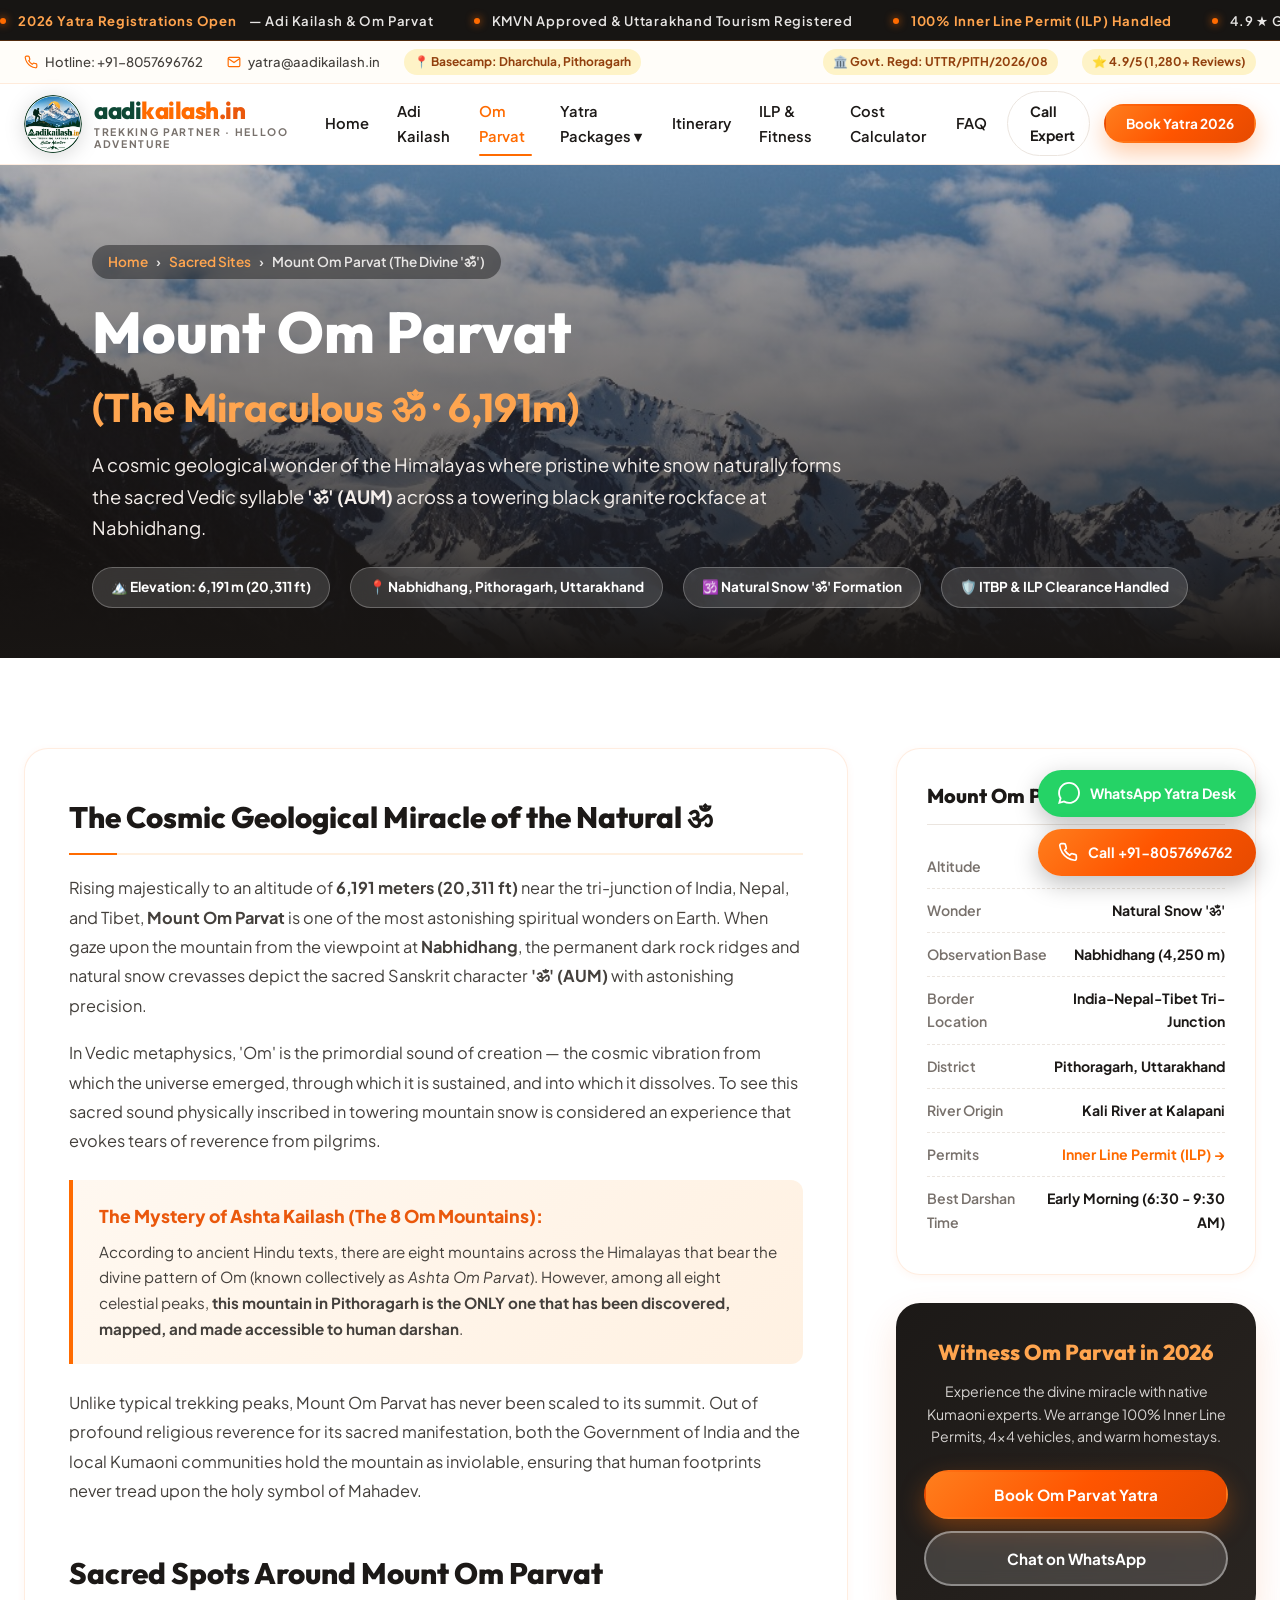
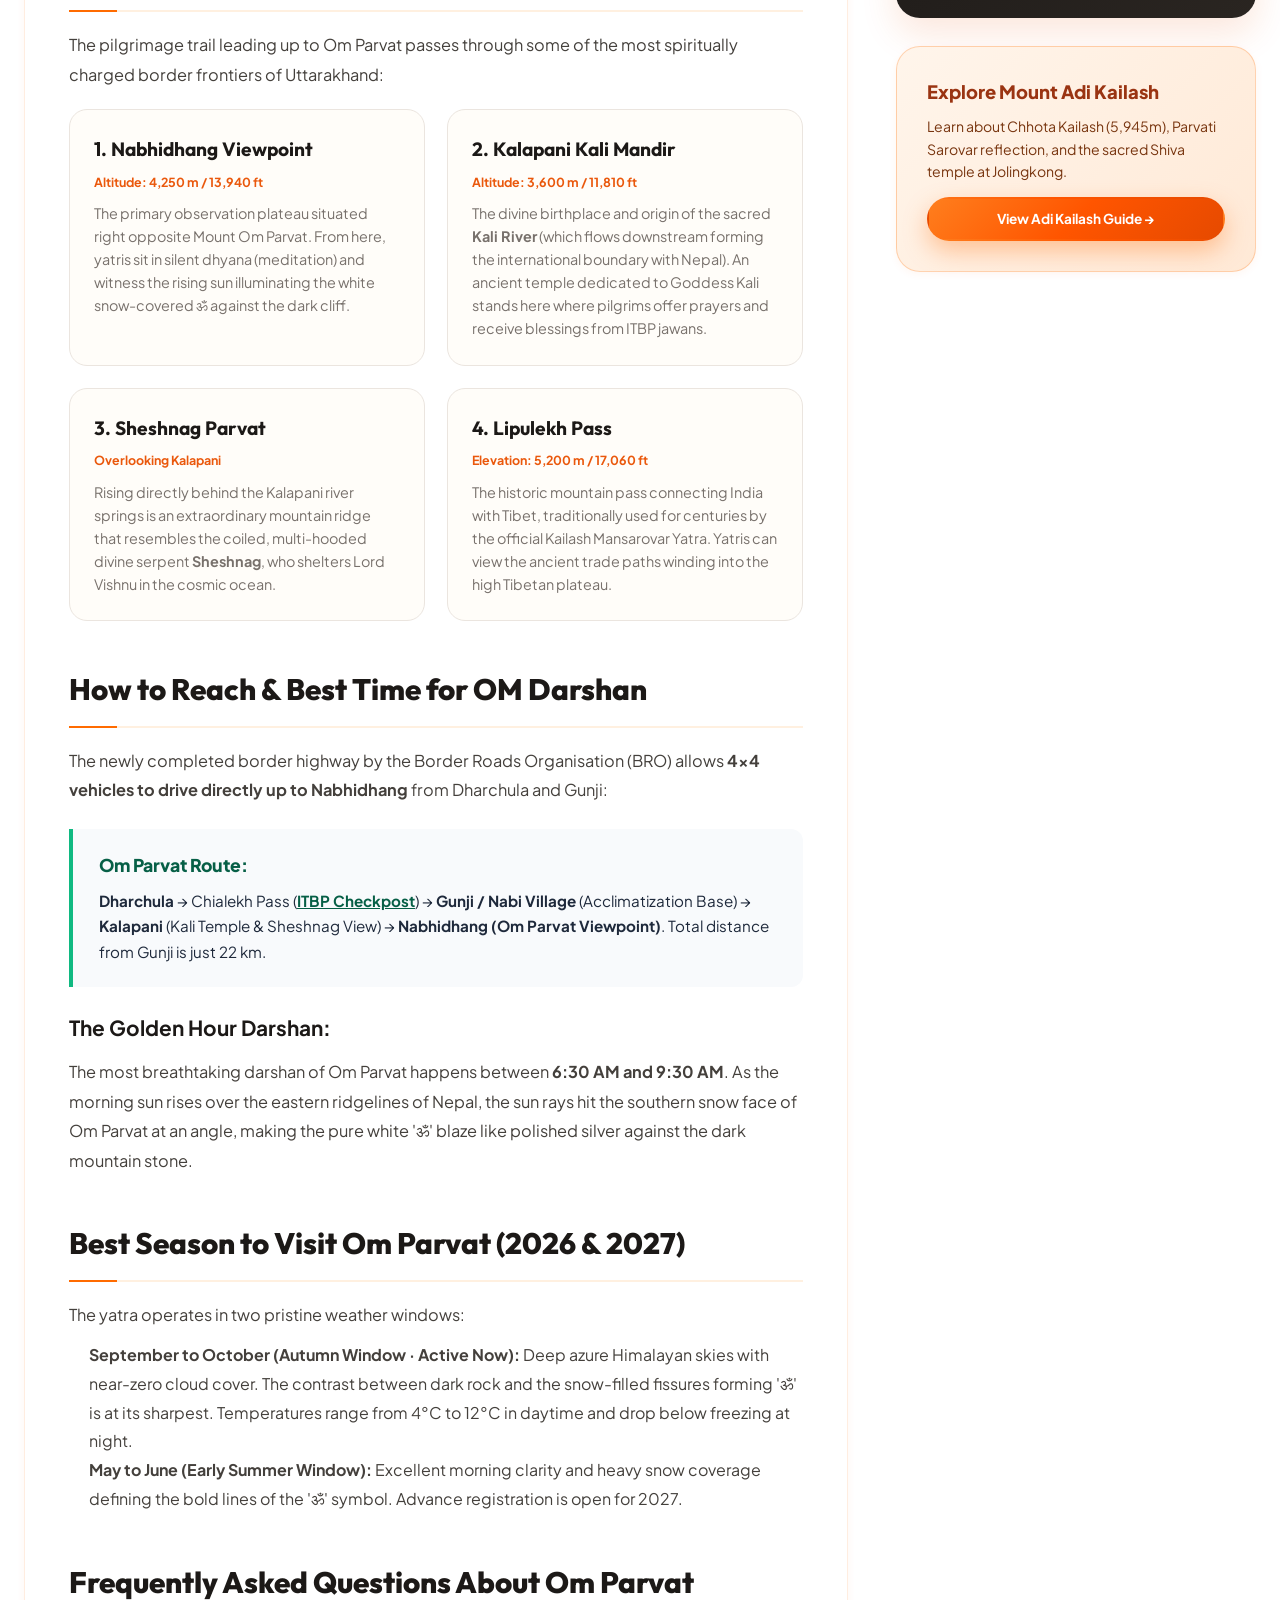
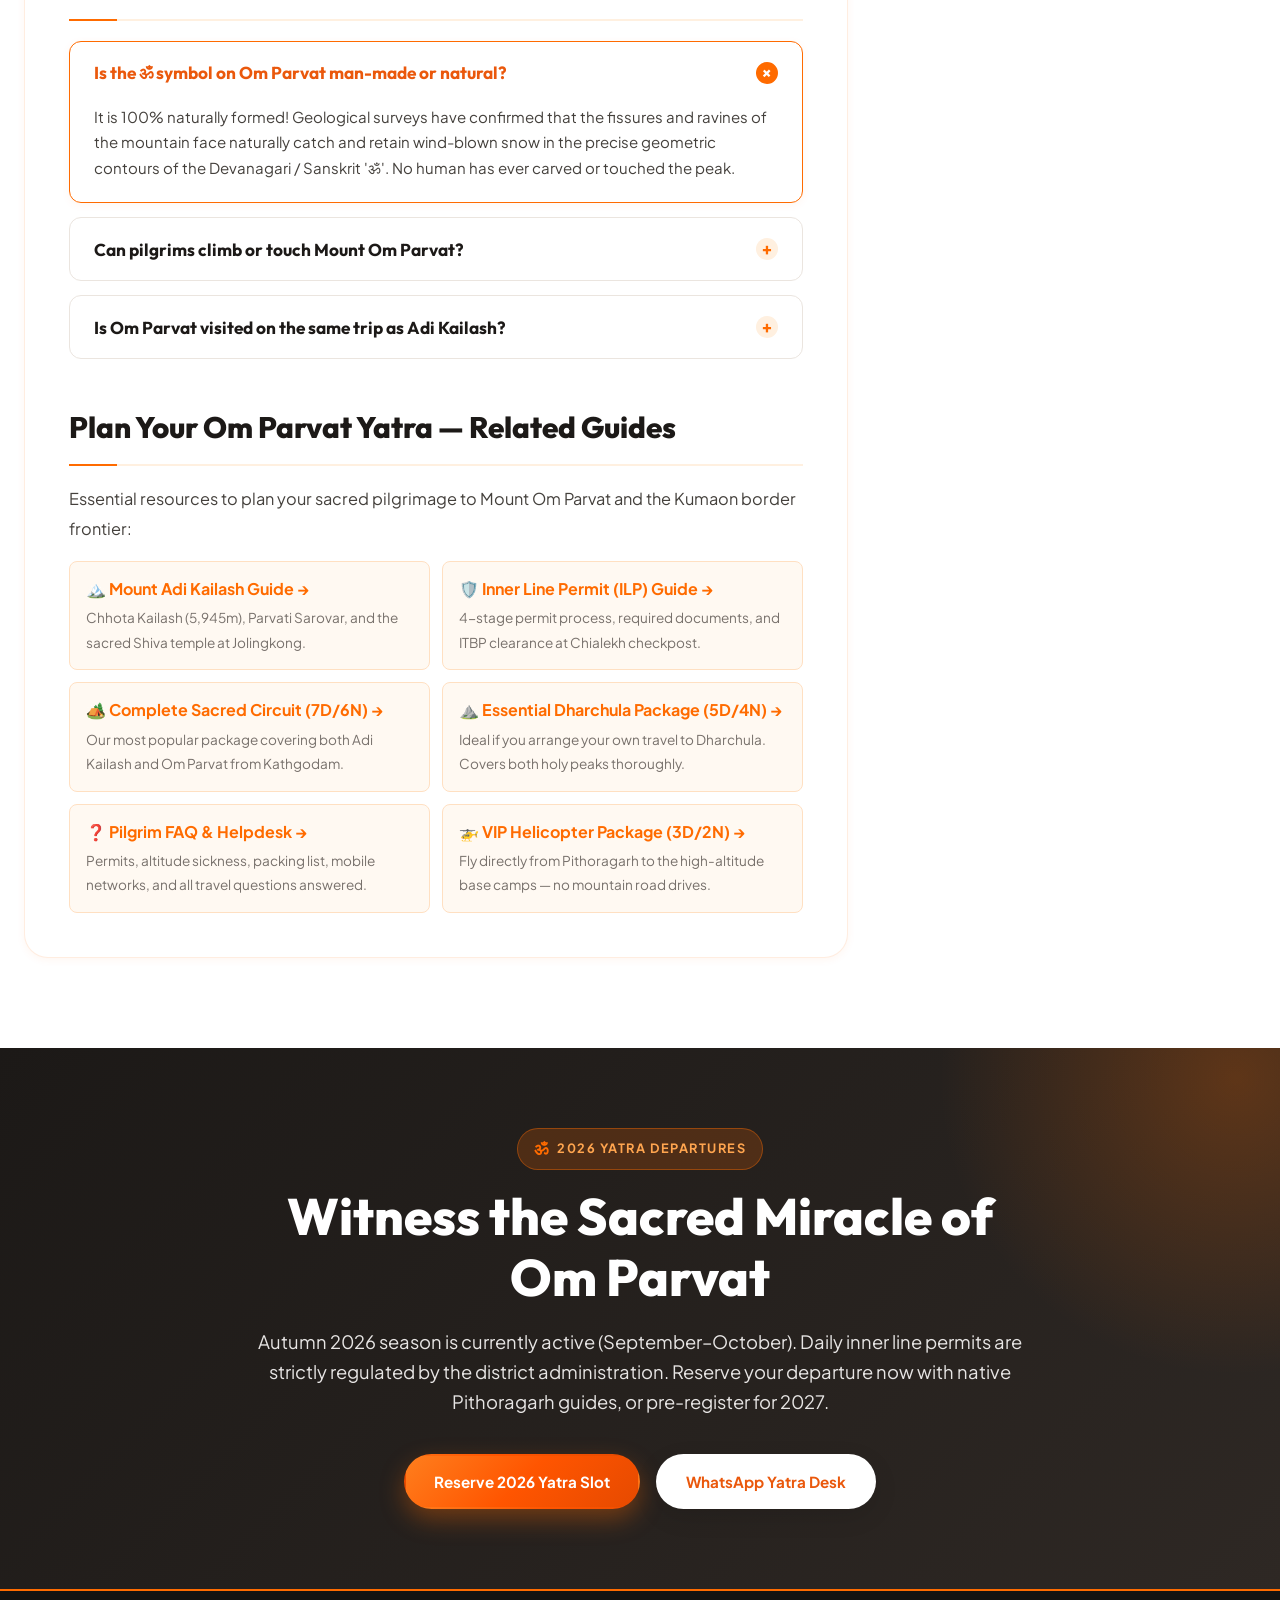
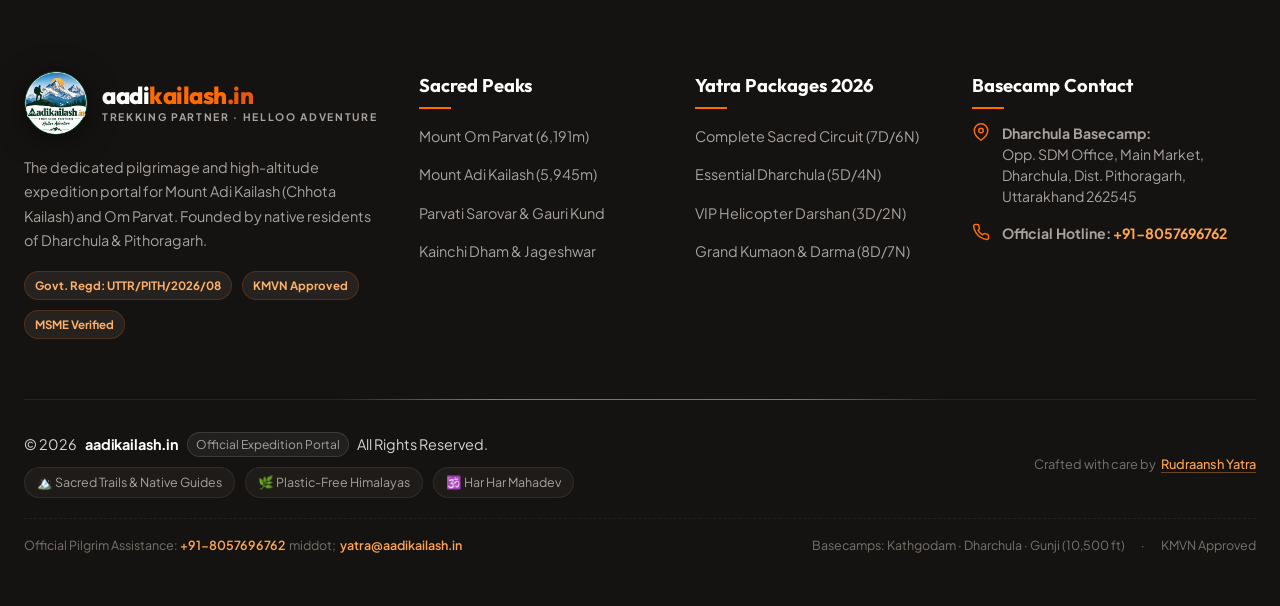
<file: om-parvat.html>
<!DOCTYPE html>
<html lang="en">
<head>
  <meta charset="UTF-8">
  <meta name="viewport" content="width=device-width, initial-scale=1.0">
  <title>Mount Om Parvat (The Divine 'ॐ') - History, Miracle & Yatra 2026 | aadikailash.in</title>
  <meta name="description" content="Witness the cosmic miracle of Mount Om Parvat (6,191m) at Nabhidhang. Natural snow ॐ formation, Kalapani Kali Temple, Sheshnag Parvat, Lipulekh pass, and 2026 Yatra packages.">
  <meta name="keywords" content="Mount Om Parvat, Om Parvat Yatra 2026, Nabhidhang, Kalapani Kali Temple, Sheshnag Parvat, Lipulekh Pass, aadikailash.in">
  
  <!-- Open Graph -->
  <meta property="og:title" content="Mount Om Parvat (The Divine 'ॐ') Guide & Yatra 2026 | aadikailash.in">
  <meta property="og:description" content="Behold the divine miracle of Mount Om Parvat where snow naturally carves the sacred syllable 'ॐ' on Himalayan stone.">
  <meta property="og:image" content="assets/images/om-parvat-cover.jpg">
  <meta property="og:url" content="https://aadikailash.in/om-parvat.html">

  <link rel="icon" type="image/png" href="assets/images/favicon.png">
  <link rel="apple-touch-icon" href="assets/images/favicon.png">
  <link rel="stylesheet" href="style.css">
</head>
<body>

  <!-- Top Announcement Ticker -->
  <div class="announcement-ticker">
    <div class="ticker-track">
      <div class="ticker-item">
        <span class="dot"></span>
        <span class="ticker-highlight">2026 Yatra Registrations Open</span> — Adi Kailash &amp; Om Parvat
      </div>
      <div class="ticker-item">
        <span class="dot"></span>
        <span>KMVN Approved &amp; Uttarakhand Tourism Registered</span>
      </div>
      <div class="ticker-item">
        <span class="dot"></span>
        <span class="ticker-highlight">100% Inner Line Permit (ILP) Handled</span>
      </div>
      <div class="ticker-item">
        <span class="dot"></span>
        <span>4.9 ★ Google Rating · 4,800+ Blessed Pilgrims</span>
      </div>
      <div class="ticker-item">
        <span class="dot"></span>
        <span class="ticker-highlight">2026 Yatra Registrations Open</span> — Adi Kailash &amp; Om Parvat
      </div>
    </div>
  </div>

  <!-- Top Bar -->
  <div class="top-bar">
    <div class="container top-bar-inner">
      <div class="top-bar-left">
        <a href="tel:+918057696762" class="top-contact-link">
          <svg viewBox="0 0 24 24" fill="none" stroke="currentColor" stroke-width="2"><path d="M22 16.92v3a2 2 0 0 1-2.18 2 19.79 19.79 0 0 1-8.63-3.07 19.5 19.5 0 0 1-6-6 19.79 19.79 0 0 1-3.07-8.67A2 2 0 0 1 4.11 2h3a2 2 0 0 1 2 1.72 12.84 12.84 0 0 0 .7 2.81 2 2 0 0 1-.45 2.11L8.09 9.91a16 16 0 0 0 6 6l1.27-1.27a2 2 0 0 1 2.11-.45 12.84 12.84 0 0 0 2.81.7A2 2 0 0 1 22 16.92z"></path></svg>
          Hotline: +91-8057696762
        </a>
        <a href="mailto:yatra@aadikailash.in" class="top-contact-link">
          <svg viewBox="0 0 24 24" fill="none" stroke="currentColor" stroke-width="2"><path d="M4 4h16c1.1 0 2 .9 2 2v12c0 1.1-.9 2-2 2H4c-1.1 0-2-.9-2-2V6c0-1.1.9-2 2-2z"></path><polyline points="22,6 12,13 2,6"></polyline></svg>
          yatra@aadikailash.in
        </a>
        <span class="trust-pill">📍 Basecamp: Dharchula, Pithoragarh</span>
      </div>
      <div class="top-bar-right">
        <span class="trust-pill">🏛️ Govt. Regd: UTTR/PITH/2026/08</span>
        <span class="trust-pill">⭐ 4.9/5 (1,280+ Reviews)</span>
      </div>
    </div>
  </div>

  <!-- Header Navigation -->
  <header class="main-header" id="mainHeader">
    <div class="container header-inner">
      <div class="logo-wrapper">
        <a href="index.html" class="logo-link">
          <img src="assets/images/brand-logo.png" alt="aadikailash.in - Trekking Partner Helloo Adventure" class="logo-img">
          <div class="logo-brand-info">
            <div class="logo-brand-title">
              aadi<span class="brand-saffron">kailash</span><span class="brand-dot">.in</span>
            </div>
            <div class="logo-brand-sub">Trekking Partner · Helloo Adventure</div>
          </div>
        </a>
      </div>

      <nav class="nav-menu">
        <a href="index.html" class="nav-link">Home</a>
        <a href="adi-kailash.html" class="nav-link">Adi Kailash</a>
        <a href="om-parvat.html" class="nav-link active">Om Parvat</a>
        <div class="nav-dropdown">
          <a href="index.html#packages" class="nav-link">Yatra Packages ▾</a>
          <div class="nav-dropdown-menu">
            <a href="package-complete-circuit.html" class="nav-dropdown-item">
              <span>Complete Circuit (7D/6N)</span>
              <span class="badge">Popular</span>
            </a>
            <a href="package-essential.html" class="nav-dropdown-item">
              <span>Essential Dharchula (5D/4N)</span>
              <span class="badge">Best Value</span>
            </a>
            <a href="package-helicopter.html" class="nav-dropdown-item">
              <span>VIP Helicopter (3D/2N)</span>
              <span class="badge">VIP</span>
            </a>
            <a href="package-grand-kumaon.html" class="nav-dropdown-item">
              <span>Grand Kumaon &amp; Darma (8D/7N)</span>
              <span class="badge">Expedition</span>
            </a>
          </div>
        </div>
        <a href="index.html#itinerary" class="nav-link">Itinerary</a>
        <a href="ilp-fitness.html" class="nav-link">ILP &amp; Fitness</a>
        <a href="index.html#calculator" class="nav-link">Cost Calculator</a>
        <a href="faq.html" class="nav-link">FAQ</a>
      </nav>

      <div class="header-cta-group">
        <a href="tel:+918057696762" class="btn-header-call">
          <svg viewBox="0 0 24 24" fill="none" stroke="currentColor" stroke-width="2"><path d="M22 16.92v3a2 2 0 0 1-2.18 2 19.79 19.79 0 0 1-8.63-3.07 19.5 19.5 0 0 1-6-6 19.79 19.79 0 0 1-3.07-8.67A2 2 0 0 1 4.11 2h3a2 2 0 0 1 2 1.72 12.84 12.84 0 0 0 .7 2.81 2 2 0 0 1-.45 2.11L8.09 9.91a16 16 0 0 0 6 6l1.27-1.27a2 2 0 0 1 2.11-.45 12.84 12.84 0 0 0 2.81.7A2 2 0 0 1 22 16.92z"></path></svg>
          <span>Call Expert</span>
        </a>
        <button class="btn btn-primary btn-sm btn-open-booking" data-package-name="Om Parvat Yatra 2026">
          Book Yatra 2026
        </button>
        <button class="mobile-nav-toggle" id="mobileNavToggle" aria-label="Open Navigation Menu">
          <svg viewBox="0 0 24 24" fill="none" stroke="currentColor" stroke-width="2"><line x1="3" y1="12" x2="21" y2="12"></line><line x1="3" y1="6" x2="21" y2="6"></line><line x1="3" y1="18" x2="21" y2="18"></line></svg>
        </button>
      </div>
    </div>
  </header>

  <!-- Mobile Drawer -->
  <div class="drawer-overlay" id="drawerOverlay"></div>
  <aside class="mobile-drawer" id="mobileDrawer">
    <div class="drawer-header">
      <div style="display: flex; align-items: center; gap: 10px;">
        <img src="assets/images/brand-logo.png" alt="aadikailash.in" class="drawer-logo-img">
        <div class="logo-brand-info">
          <div class="logo-brand-title" style="font-size: 1.25rem;">
            aadi<span class="brand-saffron">kailash</span><span class="brand-dot">.in</span>
          </div>
          <div class="logo-brand-sub">Trekking Partner</div>
        </div>
      </div>
      <button class="drawer-close-btn" id="drawerCloseBtn">&times;</button>
    </div>
    <div class="mobile-nav-links">
      <a href="index.html" class="mobile-nav-link">Home</a>
      <a href="adi-kailash.html" class="mobile-nav-link">Mount Adi Kailash</a>
      <a href="om-parvat.html" class="mobile-nav-link active">Mount Om Parvat</a>
      <a href="package-complete-circuit.html" class="mobile-nav-link">7D/6N Complete Circuit (₹38,500)</a>
      <a href="package-essential.html" class="mobile-nav-link">5D/4N Essential Dharchula (₹28,500)</a>
      <a href="package-helicopter.html" class="mobile-nav-link">3D/2N VIP Helicopter (₹72,000)</a>
      <a href="package-grand-kumaon.html" class="mobile-nav-link">8D/7N Grand Kumaon &amp; Darma (₹46,000)</a>
      <a href="index.html#itinerary" class="mobile-nav-link">Day-Wise Itinerary</a>
      <a href="ilp-fitness.html" class="mobile-nav-link">Inner Line Permit (ILP)</a>
      <a href="index.html#calculator" class="mobile-nav-link">Cost Calculator</a>
      <a href="faq.html" class="mobile-nav-link">Frequently Asked Questions (FAQ)</a>
    </div>
  </aside>

  <!-- Subpage Hero Banner -->
  <section class="subpage-hero subpage-hero-om">
    <div class="container">
      <div class="breadcrumb">
        <a href="index.html">Home</a>
        <span>›</span>
        <a href="index.html#sacred-sites">Sacred Sites</a>
        <span>›</span>
        <span>Mount Om Parvat (The Divine 'ॐ')</span>
      </div>

      <h1 class="subpage-hero-title">
        Mount Om Parvat <br>
        <span style="color: #FFA54F; font-size: clamp(1.8rem, 3.2vw, 2.5rem); font-weight: 700;">(The Miraculous ॐ · 6,191m)</span>
      </h1>

      <p class="subpage-hero-desc">
        A cosmic geological wonder of the Himalayas where pristine white snow naturally forms the sacred Vedic syllable <strong>'ॐ' (AUM)</strong> across a towering black granite rockface at Nabhidhang.
      </p>

      <div class="subpage-stats-strip">
        <span class="subpage-stat-badge">🏔️ Elevation: 6,191 m (20,311 ft)</span>
        <span class="subpage-stat-badge">📍 Nabhidhang, Pithoragarh, Uttarakhand</span>
        <span class="subpage-stat-badge">🕉️ Natural Snow 'ॐ' Formation</span>
        <span class="subpage-stat-badge">🛡️ ITBP &amp; ILP Clearance Handled</span>
      </div>
    </div>
  </section>

  <!-- Main Content Layout -->
  <section class="section section-light">
    <div class="container detail-layout-grid">
      <!-- Main Content Left Column -->
      <main class="detail-main-content">
        
        <!-- Block 1: The Cosmic Miracle of ॐ -->
        <article class="detail-section-block">
          <h2>The Cosmic Geological Miracle of the Natural ॐ</h2>
          <p>
            Rising majestically to an altitude of <strong>6,191 meters (20,311 ft)</strong> near the tri-junction of India, Nepal, and Tibet, <strong>Mount Om Parvat</strong> is one of the most astonishing spiritual wonders on Earth. When gaze upon the mountain from the viewpoint at <strong>Nabhidhang</strong>, the permanent dark rock ridges and natural snow crevasses depict the sacred Sanskrit character <strong>'ॐ' (AUM)</strong> with astonishing precision.
          </p>
          <p>
            In Vedic metaphysics, 'Om' is the primordial sound of creation — the cosmic vibration from which the universe emerged, through which it is sustained, and into which it dissolves. To see this sacred sound physically inscribed in towering mountain snow is considered an experience that evokes tears of reverence from pilgrims.
          </p>

          <div class="highlight-box">
            <h4>The Mystery of Ashta Kailash (The 8 Om Mountains):</h4>
            <p>
              According to ancient Hindu texts, there are eight mountains across the Himalayas that bear the divine pattern of Om (known collectively as <em>Ashta Om Parvat</em>). However, among all eight celestial peaks, <strong>this mountain in Pithoragarh is the ONLY one that has been discovered, mapped, and made accessible to human darshan</strong>.
            </p>
          </div>

          <p>
            Unlike typical trekking peaks, Mount Om Parvat has never been scaled to its summit. Out of profound religious reverence for its sacred manifestation, both the Government of India and the local Kumaoni communities hold the mountain as inviolable, ensuring that human footprints never tread upon the holy symbol of Mahadev.
          </p>
        </article>

        <!-- Block 2: Sacred Spots Around Om Parvat -->
        <article class="detail-section-block">
          <h2>Sacred Spots Around Mount Om Parvat</h2>
          <p>
            The pilgrimage trail leading up to Om Parvat passes through some of the most spiritually charged border frontiers of Uttarakhand:
          </p>

          <div class="subpage-attractions-grid">
            <div class="subpage-attraction-card">
              <h4>1. Nabhidhang Viewpoint</h4>
              <span class="attraction-alt">Altitude: 4,250 m / 13,940 ft</span>
              <p>
                The primary observation plateau situated right opposite Mount Om Parvat. From here, yatris sit in silent dhyana (meditation) and witness the rising sun illuminating the white snow-covered ॐ against the dark cliff.
              </p>
            </div>

            <div class="subpage-attraction-card">
              <h4>2. Kalapani Kali Mandir</h4>
              <span class="attraction-alt">Altitude: 3,600 m / 11,810 ft</span>
              <p>
                The divine birthplace and origin of the sacred <strong>Kali River</strong> (which flows downstream forming the international boundary with Nepal). An ancient temple dedicated to Goddess Kali stands here where pilgrims offer prayers and receive blessings from ITBP jawans.
              </p>
            </div>

            <div class="subpage-attraction-card">
              <h4>3. Sheshnag Parvat</h4>
              <span class="attraction-alt">Overlooking Kalapani</span>
              <p>
                Rising directly behind the Kalapani river springs is an extraordinary mountain ridge that resembles the coiled, multi-hooded divine serpent <strong>Sheshnag</strong>, who shelters Lord Vishnu in the cosmic ocean.
              </p>
            </div>

            <div class="subpage-attraction-card">
              <h4>4. Lipulekh Pass</h4>
              <span class="attraction-alt">Elevation: 5,200 m / 17,060 ft</span>
              <p>
                The historic mountain pass connecting India with Tibet, traditionally used for centuries by the official Kailash Mansarovar Yatra. Yatris can view the ancient trade paths winding into the high Tibetan plateau.
              </p>
            </div>
          </div>
        </article>

        <!-- Block 3: How to Reach & Best Viewing Times -->
        <article class="detail-section-block">
          <h2>How to Reach &amp; Best Time for OM Darshan</h2>
          <p>
            The newly completed border highway by the Border Roads Organisation (BRO) allows <strong>4x4 vehicles to drive directly up to Nabhidhang</strong> from Dharchula and Gunji:
          </p>

          <div class="highlight-box" style="background: #F8FAFC; border-left-color: #10B981;">
            <h4 style="color: #065F46;">Om Parvat Route:</h4>
            <p style="color: #1E293B;">
              <strong>Dharchula</strong> → Chialekh Pass (<a href="ilp-fitness.html" style="color: #065F46; font-weight: 700; text-decoration: underline;">ITBP Checkpost</a>) → <strong>Gunji / Nabi Village</strong> (Acclimatization Base) → <strong>Kalapani</strong> (Kali Temple &amp; Sheshnag View) → <strong>Nabhidhang (Om Parvat Viewpoint)</strong>. Total distance from Gunji is just 22 km.
            </p>
          </div>

          <h3 style="font-size: 1.3rem; margin: 24px 0 12px; color: var(--text-dark);">The Golden Hour Darshan:</h3>
          <p>
            The most breathtaking darshan of Om Parvat happens between <strong>6:30 AM and 9:30 AM</strong>. As the morning sun rises over the eastern ridgelines of Nepal, the sun rays hit the southern snow face of Om Parvat at an angle, making the pure white 'ॐ' blaze like polished silver against the dark mountain stone.
          </p>
        </article>

        <!-- Block 4: Best Season -->
        <article class="detail-section-block">
          <h2>Best Season to Visit Om Parvat (2026 &amp; 2027)</h2>
          <p style="margin-bottom: 12px; color: var(--text-body);">The yatra operates in two pristine weather windows:</p>
          <ul style="padding-left: 20px; line-height: 1.8; color: var(--text-body);">
            <li><strong>September to October (Autumn Window · Active Now):</strong> Deep azure Himalayan skies with near-zero cloud cover. The contrast between dark rock and the snow-filled fissures forming 'ॐ' is at its sharpest. Temperatures range from 4°C to 12°C in daytime and drop below freezing at night.</li>
            <li><strong>May to June (Early Summer Window):</strong> Excellent morning clarity and heavy snow coverage defining the bold lines of the 'ॐ' symbol. Advance registration is open for 2027.</li>
          </ul>
        </article>

        <!-- Block 5: FAQs -->
        <article class="detail-section-block">
          <h2>Frequently Asked Questions About Om Parvat</h2>
          
          <div class="faq-wrap" style="margin-top: 20px;">
            <div class="faq-item active">
              <button class="faq-question">
                <span>Is the ॐ symbol on Om Parvat man-made or natural?</span>
                <span class="faq-icon">+</span>
              </button>
              <div class="faq-answer">
                It is 100% naturally formed! Geological surveys have confirmed that the fissures and ravines of the mountain face naturally catch and retain wind-blown snow in the precise geometric contours of the Devanagari / Sanskrit 'ॐ'. No human has ever carved or touched the peak.
              </div>
            </div>

            <div class="faq-item">
              <button class="faq-question">
                <span>Can pilgrims climb or touch Mount Om Parvat?</span>
                <span class="faq-icon">+</span>
              </button>
              <div class="faq-answer">
                No. Mount Om Parvat is revered as a living deity and climbing is strictly forbidden by authorities and the Indian Mountaineering Foundation (IMF). Pilgrims worship and take darshan from the sacred viewing plateau of Nabhidhang across the valley.
              </div>
            </div>

            <div class="faq-item">
              <button class="faq-question">
                <span>Is Om Parvat visited on the same trip as Adi Kailash?</span>
                <span class="faq-icon">+</span>
              </button>
              <div class="faq-answer">
                Yes! Both sacred mountains are visited on the same pilgrimage circuit. Gunji and Nabi village serve as the central fork: taking the left fork through Kutti leads to <a href="adi-kailash.html" style="color: var(--primary-orange); font-weight: 700;">Adi Kailash (Jolingkong)</a>, and taking the right fork through Kalapani leads to Om Parvat (Nabhidhang). View our <a href="package-complete-circuit.html" style="color: var(--primary-orange); font-weight: 700;">Complete 7D/6N Circuit Package</a> that covers both sacred peaks.
              </div>
            </div>
          </div>
        </article>

        <!-- Related Internal Links Section -->
        <article class="detail-section-block">
          <h2>Plan Your Om Parvat Yatra — Related Guides</h2>
          <p>Essential resources to plan your sacred pilgrimage to Mount Om Parvat and the Kumaon border frontier:</p>
          <ul style="padding-left: 0; list-style: none; display: grid; grid-template-columns: repeat(auto-fit, minmax(240px, 1fr)); gap: 12px; margin-top: 16px;">
            <li style="background: #FFF9F2; border: 1px solid #FFE0C2; border-radius: 8px; padding: 14px 16px;">
              <a href="adi-kailash.html" style="color: var(--primary-orange); font-weight: 700; text-decoration: none;">🏔️ Mount Adi Kailash Guide →</a>
              <p style="font-size: 0.85rem; color: var(--text-muted); margin: 4px 0 0;">Chhota Kailash (5,945m), Parvati Sarovar, and the sacred Shiva temple at Jolingkong.</p>
            </li>
            <li style="background: #FFF9F2; border: 1px solid #FFE0C2; border-radius: 8px; padding: 14px 16px;">
              <a href="ilp-fitness.html" style="color: var(--primary-orange); font-weight: 700; text-decoration: none;">🛡️ Inner Line Permit (ILP) Guide →</a>
              <p style="font-size: 0.85rem; color: var(--text-muted); margin: 4px 0 0;">4-stage permit process, required documents, and ITBP clearance at Chialekh checkpost.</p>
            </li>
            <li style="background: #FFF9F2; border: 1px solid #FFE0C2; border-radius: 8px; padding: 14px 16px;">
              <a href="package-complete-circuit.html" style="color: var(--primary-orange); font-weight: 700; text-decoration: none;">🏕️ Complete Sacred Circuit (7D/6N) →</a>
              <p style="font-size: 0.85rem; color: var(--text-muted); margin: 4px 0 0;">Our most popular package covering both Adi Kailash and Om Parvat from Kathgodam.</p>
            </li>
            <li style="background: #FFF9F2; border: 1px solid #FFE0C2; border-radius: 8px; padding: 14px 16px;">
              <a href="package-essential.html" style="color: var(--primary-orange); font-weight: 700; text-decoration: none;">⛰️ Essential Dharchula Package (5D/4N) →</a>
              <p style="font-size: 0.85rem; color: var(--text-muted); margin: 4px 0 0;">Ideal if you arrange your own travel to Dharchula. Covers both holy peaks thoroughly.</p>
            </li>
            <li style="background: #FFF9F2; border: 1px solid #FFE0C2; border-radius: 8px; padding: 14px 16px;">
              <a href="faq.html" style="color: var(--primary-orange); font-weight: 700; text-decoration: none;">❓ Pilgrim FAQ &amp; Helpdesk →</a>
              <p style="font-size: 0.85rem; color: var(--text-muted); margin: 4px 0 0;">Permits, altitude sickness, packing list, mobile networks, and all travel questions answered.</p>
            </li>
            <li style="background: #FFF9F2; border: 1px solid #FFE0C2; border-radius: 8px; padding: 14px 16px;">
              <a href="package-helicopter.html" style="color: var(--primary-orange); font-weight: 700; text-decoration: none;">🚁 VIP Helicopter Package (3D/2N) →</a>
              <p style="font-size: 0.85rem; color: var(--text-muted); margin: 4px 0 0;">Fly directly from Pithoragarh to the high-altitude base camps — no mountain road drives.</p>
            </li>
          </ul>
        </article>

      </main>

      <!-- Sidebar Right Column -->
      <aside class="detail-sidebar">
        <!-- Quick Facts Card -->
        <div class="quick-facts-card">
          <h3>Mount Om Parvat Facts</h3>
          
          <div class="fact-row">
            <span class="fact-label">Altitude</span>
            <span class="fact-val">6,191 m (20,311 ft)</span>
          </div>
          <div class="fact-row">
            <span class="fact-label">Wonder</span>
            <span class="fact-val">Natural Snow 'ॐ'</span>
          </div>
          <div class="fact-row">
            <span class="fact-label">Observation Base</span>
            <span class="fact-val">Nabhidhang (4,250 m)</span>
          </div>
          <div class="fact-row">
            <span class="fact-label">Border Location</span>
            <span class="fact-val">India-Nepal-Tibet Tri-Junction</span>
          </div>
          <div class="fact-row">
            <span class="fact-label">District</span>
            <span class="fact-val">Pithoragarh, Uttarakhand</span>
          </div>
          <div class="fact-row">
            <span class="fact-label">River Origin</span>
            <span class="fact-val">Kali River at Kalapani</span>
          </div>
          <div class="fact-row">
            <span class="fact-label">Permits</span>
            <span class="fact-val"><a href="ilp-fitness.html" style="color: var(--primary-orange); font-weight: 700; text-decoration: none;">Inner Line Permit (ILP) →</a></span>
          </div>
          <div class="fact-row">
            <span class="fact-label">Best Darshan Time</span>
            <span class="fact-val">Early Morning (6:30 - 9:30 AM)</span>
          </div>
        </div>

        <!-- Sticky Booking Card -->
        <div class="sidebar-booking-card">
          <h3>Witness Om Parvat in 2026</h3>
          <p>
            Experience the divine miracle with native Kumaoni experts. We arrange 100% Inner Line Permits, 4x4 vehicles, and warm homestays.
          </p>
          <button class="btn btn-primary btn-open-booking" data-package-name="Om Parvat & Adi Kailash 2026" style="width: 100%; margin-bottom: 12px;">
            Book Om Parvat Yatra
          </button>
          <a href="https://wa.me/918057696762?text=Namaste!%20I%20want%20to%20plan%20my%20Om%20Parvat%20Yatra%202026." target="_blank" class="btn btn-outline-white" style="width: 100%;">
            Chat on WhatsApp
          </a>
        </div>

        <!-- Cross-link Card back to Adi Kailash -->
        <div class="quick-facts-card" style="background: linear-gradient(135deg, #FFF5EB 0%, #FFE9D6 100%); border-color: rgba(255, 107, 0, 0.25);">
          <h4 style="font-size: 1.15rem; font-weight: 800; color: #9A3412; margin-bottom: 8px;">Explore Mount Adi Kailash</h4>
          <p style="font-size: 0.88rem; color: #78350F; line-height: 1.6; margin-bottom: 14px;">
            Learn about Chhota Kailash (5,945m), Parvati Sarovar reflection, and the sacred Shiva temple at Jolingkong.
          </p>
          <a href="adi-kailash.html" class="btn btn-primary btn-sm" style="width: 100%;">
            View Adi Kailash Guide →
          </a>
        </div>
      </aside>
    </div>
  </section>

  <!-- CTA Banner Section -->
  <section class="cta-banner-section">
    <div class="container cta-banner-content">
      <div class="section-tag" style="background: rgba(255, 107, 0, 0.2); border-color: rgba(255, 107, 0, 0.4); color: #FFA54F;">
        <span class="om-symbol">ॐ</span> 2026 Yatra Departures
      </div>
      <h2>Witness the Sacred Miracle of Om Parvat</h2>
      <p>
        Autumn 2026 season is currently active (September–October). Daily inner line permits are strictly regulated by the district administration. Reserve your departure now with native Pithoragarh guides, or pre-register for 2027.
      </p>
      <div class="cta-buttons-group">
        <button class="btn btn-primary btn-open-booking" data-package-name="Om Parvat Yatra 2026">
          Reserve 2026 Yatra Slot
        </button>
        <a href="https://wa.me/918057696762" target="_blank" class="btn btn-white">
          WhatsApp Yatra Desk
        </a>
      </div>
    </div>
  </section>

  <!-- Footer -->
  <footer class="main-footer">
    <div class="container">
      <div class="footer-top-grid">
        <div class="footer-col footer-about">
          <div class="footer-logo-wrap">
            <img src="assets/images/brand-logo.png" alt="aadikailash.in" class="footer-logo-img">
            <div class="logo-brand-info">
              <div class="logo-brand-title">
                aadi<span class="brand-saffron">kailash</span><span class="brand-dot">.in</span>
              </div>
              <div class="logo-brand-sub">Trekking Partner · Helloo Adventure</div>
            </div>
          </div>
          <p>
            The dedicated pilgrimage and high-altitude expedition portal for Mount Adi Kailash (Chhota Kailash) and Om Parvat. Founded by native residents of Dharchula &amp; Pithoragarh.
          </p>
          <div class="certifications-badge-row">
            <span class="cert-badge">Govt. Regd: UTTR/PITH/2026/08</span>
            <span class="cert-badge">KMVN Approved</span>
            <span class="cert-badge">MSME Verified</span>
          </div>
        </div>

        <div class="footer-col">
          <h4>Sacred Peaks</h4>
          <ul class="footer-links-list">
            <li><a href="om-parvat.html">Mount Om Parvat (6,191m)</a></li>
            <li><a href="adi-kailash.html">Mount Adi Kailash (5,945m)</a></li>
            <li><a href="index.html#sacred-sites">Parvati Sarovar &amp; Gauri Kund</a></li>
            <li><a href="index.html#spiritual-circuit">Kainchi Dham &amp; Jageshwar</a></li>
          </ul>
        </div>

        <div class="footer-col">
          <h4>Yatra Packages 2026</h4>
          <ul class="footer-links-list">
            <li><a href="package-complete-circuit.html">Complete Sacred Circuit (7D/6N)</a></li>
            <li><a href="package-essential.html">Essential Dharchula (5D/4N)</a></li>
            <li><a href="package-helicopter.html">VIP Helicopter Darshan (3D/2N)</a></li>
            <li><a href="package-grand-kumaon.html">Grand Kumaon &amp; Darma (8D/7N)</a></li>
          </ul>
        </div>

        <div class="footer-col">
          <h4>Basecamp Contact</h4>
          <div class="footer-contact-item">
            <svg viewBox="0 0 24 24" fill="none" stroke="currentColor" stroke-width="2"><path d="M21 10c0 7-9 13-9 13s-9-6-9-13a9 9 0 0 1 18 0z"></path><circle cx="12" cy="10" r="3"></circle></svg>
            <div>
              <strong>Dharchula Basecamp:</strong><br>
              Opp. SDM Office, Main Market, Dharchula, Dist. Pithoragarh, Uttarakhand 262545
            </div>
          </div>
          <div class="footer-contact-item">
            <svg viewBox="0 0 24 24" fill="none" stroke="currentColor" stroke-width="2"><path d="M22 16.92v3a2 2 0 0 1-2.18 2 19.79 19.79 0 0 1-8.63-3.07 19.5 19.5 0 0 1-6-6 19.79 19.79 0 0 1-3.07-8.67A2 2 0 0 1 4.11 2h3a2 2 0 0 1 2 1.72 12.84 12.84 0 0 0 .7 2.81 2 2 0 0 1-.45 2.11L8.09 9.91a16 16 0 0 0 6 6l1.27-1.27a2 2 0 0 1 2.11-.45 12.84 12.84 0 0 0 2.81.7A2 2 0 0 1 22 16.92z"></path></svg>
            <div>
              <strong>Official Hotline:</strong> <a href="tel:+918057696762" style="color: #FFA54F; font-weight: 700; text-decoration: none;">+91-8057696762</a>
            </div>
          </div>
        </div>
      </div>

      <div class="footer-bottom-bar">
        <div class="footer-bottom-main">
          <div class="footer-brand-meta">
            <div class="footer-copyright">
              &copy; 2026 <strong>aadikailash.in</strong>
              <span class="footer-copyright-badge">Official Expedition Portal</span>
              <span>All Rights Reserved.</span>
            </div>
            <div class="footer-sacred-tags">
              <span class="footer-sacred-pill">🏔️ Sacred Trails &amp; Native Guides</span>
              <span class="footer-sacred-pill">🌿 Plastic-Free Himalayas</span>
              <span class="footer-sacred-pill">🕉️ Har Har Mahadev</span>
            </div>
          </div>

          <div class="footer-designer-credit">
            <div class="designer-label-wrap">
              <span class="designer-label">Crafted with care by</span>
              <a href="https://www.rudraanshyatra.com/" target="_blank" rel="noopener noreferrer" class="designer-link-badge">
                <span>Rudraansh Yatra</span>
                <svg viewBox="0 0 24 24" fill="none" stroke="currentColor" stroke-width="2.5"><path d="M7 17l9.2-9.2M17 17V8H8"/></svg>
              </a>
            </div>
            <span class="designer-subtext">Specialists in Sacred Himalayan Pilgrimages</span>
          </div>
        </div>

        <div class="footer-bottom-sub">
          <div>
            Official Pilgrim Assistance: <a href="tel:+918057696762">+91-8057696762</a> &nbspmiddot;&nbsp; 
            <a href="mailto:yatra@aadikailash.in">yatra@aadikailash.in</a>
          </div>
          <div class="footer-portal-stats">
            <span>Basecamps: Kathgodam &middot; Dharchula &middot; Gunji (10,500 ft)</span>
            <span>&middot;</span>
            <span>KMVN Approved</span>
          </div>
        </div>
      </div>
    </div>
  </footer>

  <!-- Booking Modal -->
  <div class="booking-modal" id="bookingModal">
    <div class="booking-modal-card">
      <div class="modal-header">
        <h3>Reserve Your 2026 Yatra Slot</h3>
        <p>Expert local coordinator will contact you with day-wise itinerary &amp; permit details</p>
        <button class="modal-close-btn" id="modalCloseBtn">&times;</button>
      </div>
      <div class="modal-body">
        <form id="yatraBookingForm">
          <div class="modal-form-group">
            <label>Full Name *</label>
            <input type="text" id="modalName" placeholder="e.g. Ramesh Kumar" required>
          </div>

          <div class="modal-form-group">
            <label>WhatsApp / Phone Number *</label>
            <input type="tel" id="modalPhone" placeholder="e.g. +91 98765 43210" required>
          </div>

          <div class="modal-form-group">
            <label>Selected Yatra Package</label>
            <select id="modalPackageSelect">
              <option value="Complete Sacred Kumaon & Adi Kailash (7D/6N)">Complete Sacred Kumaon &amp; Adi Kailash (7D/6N)</option>
              <option value="Adi Kailash Essential (5D/4N Dharchula)">Adi Kailash Essential (5D/4N Dharchula)</option>
              <option value="VIP Helicopter Adi Kailash (3D/2N)">VIP Helicopter Adi Kailash (3D/2N)</option>
              <option value="Grand Kumaon & Panchachuli (8D/7N)">Grand Kumaon &amp; Panchachuli (8D/7N)</option>
            </select>
          </div>

          <div style="display: grid; grid-template-columns: 1fr 1fr; gap: 16px;">
            <div class="modal-form-group">
              <label>Travel Month (2026 / 2027)</label>
              <select id="modalMonth">
                <option value="September 2026" selected>September 2026 (Open Now)</option>
                <option value="October 2026">October 2026 (Clear Skies)</option>
                <option value="May 2027">May 2027 (Pre-Book Summer 2027)</option>
                <option value="June 2027">June 2027 (Pre-Book Summer 2027)</option>
              </select>
            </div>
            <div class="modal-form-group">
              <label>No. of Yatris</label>
              <select id="modalPersons">
                <option value="1">1 Person</option>
                <option value="2" selected>2 Persons</option>
                <option value="3-5">3–5 Persons</option>
                <option value="6-10">6–10 Persons</option>
                <option value="11+">11+ Persons</option>
              </select>
            </div>
          </div>

          <button type="submit" class="btn btn-primary" style="width: 100%; margin-top: 10px; padding: 14px;">
            Send Inquiry to Pithoragarh Desk
          </button>
        </form>
      </div>
    </div>
  </div>

  <!-- Floating Actions Bar -->
  <div class="floating-actions-bar">
    <a href="https://wa.me/918057696762?text=Namaste!%20I%20want%20to%20plan%20my%20Om%20Parvat%20Yatra%202026." target="_blank" class="floating-btn btn-floating-whatsapp" aria-label="Chat on WhatsApp">
      <svg width="22" height="22" viewBox="0 0 24 24" fill="#FFFFFF"><path d="M.057 24l1.687-6.163c-1.041-1.804-1.588-3.849-1.587-5.946.003-6.556 5.338-11.891 11.893-11.891 3.181.001 6.167 1.24 8.413 3.488 2.245 2.248 3.481 5.236 3.48 8.414-.003 6.557-5.338 11.892-11.893 11.892-1.99-.001-3.951-.5-5.688-1.448l-6.305 1.654zm6.597-3.807c1.676.995 3.276 1.591 5.392 1.592 5.448 0 9.886-4.434 9.889-9.885.002-5.462-4.415-9.89-9.881-9.892-5.452 0-9.887 4.434-9.889 9.884-.001 2.225.651 3.891 1.746 5.634l-.999 3.648 3.742-.981z"/></svg>
      <span>WhatsApp Yatra Desk</span>
    </a>
    <a href="tel:+918057696762" class="floating-btn btn-floating-call" aria-label="Call Yatra Specialist">
      <svg width="20" height="20" viewBox="0 0 24 24" fill="none" stroke="currentColor" stroke-width="2"><path d="M22 16.92v3a2 2 0 0 1-2.18 2 19.79 19.79 0 0 1-8.63-3.07 19.5 19.5 0 0 1-6-6 19.79 19.79 0 0 1-3.07-8.67A2 2 0 0 1 4.11 2h3a2 2 0 0 1 2 1.72 12.84 12.84 0 0 0 .7 2.81 2 2 0 0 1-.45 2.11L8.09 9.91a16 16 0 0 0 6 6l1.27-1.27a2 2 0 0 1 2.11-.45 12.84 12.84 0 0 0 2.81.7A2 2 0 0 1 22 16.92z"></path></svg>
      <span>Call +91-8057696762</span>
    </a>
  </div>

  <script src="main.js"></script>
</body>
</html>
</file>
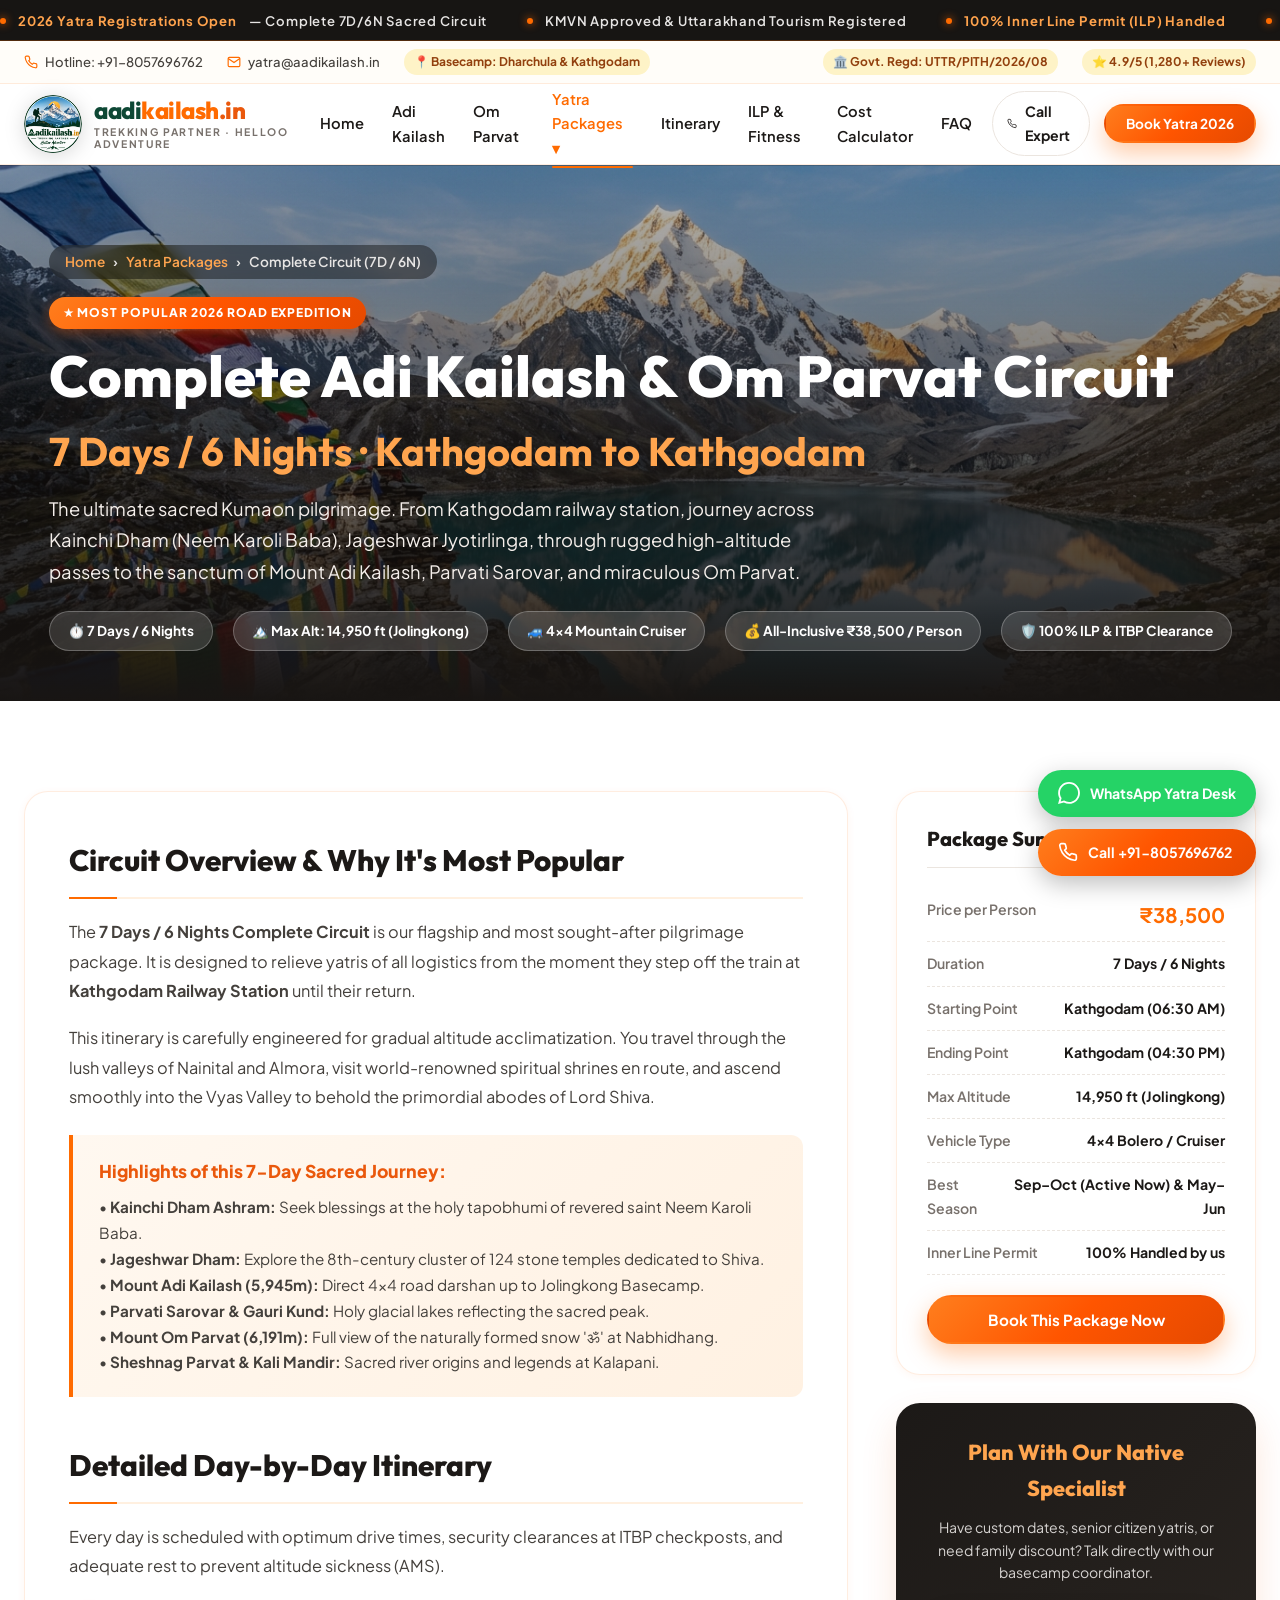
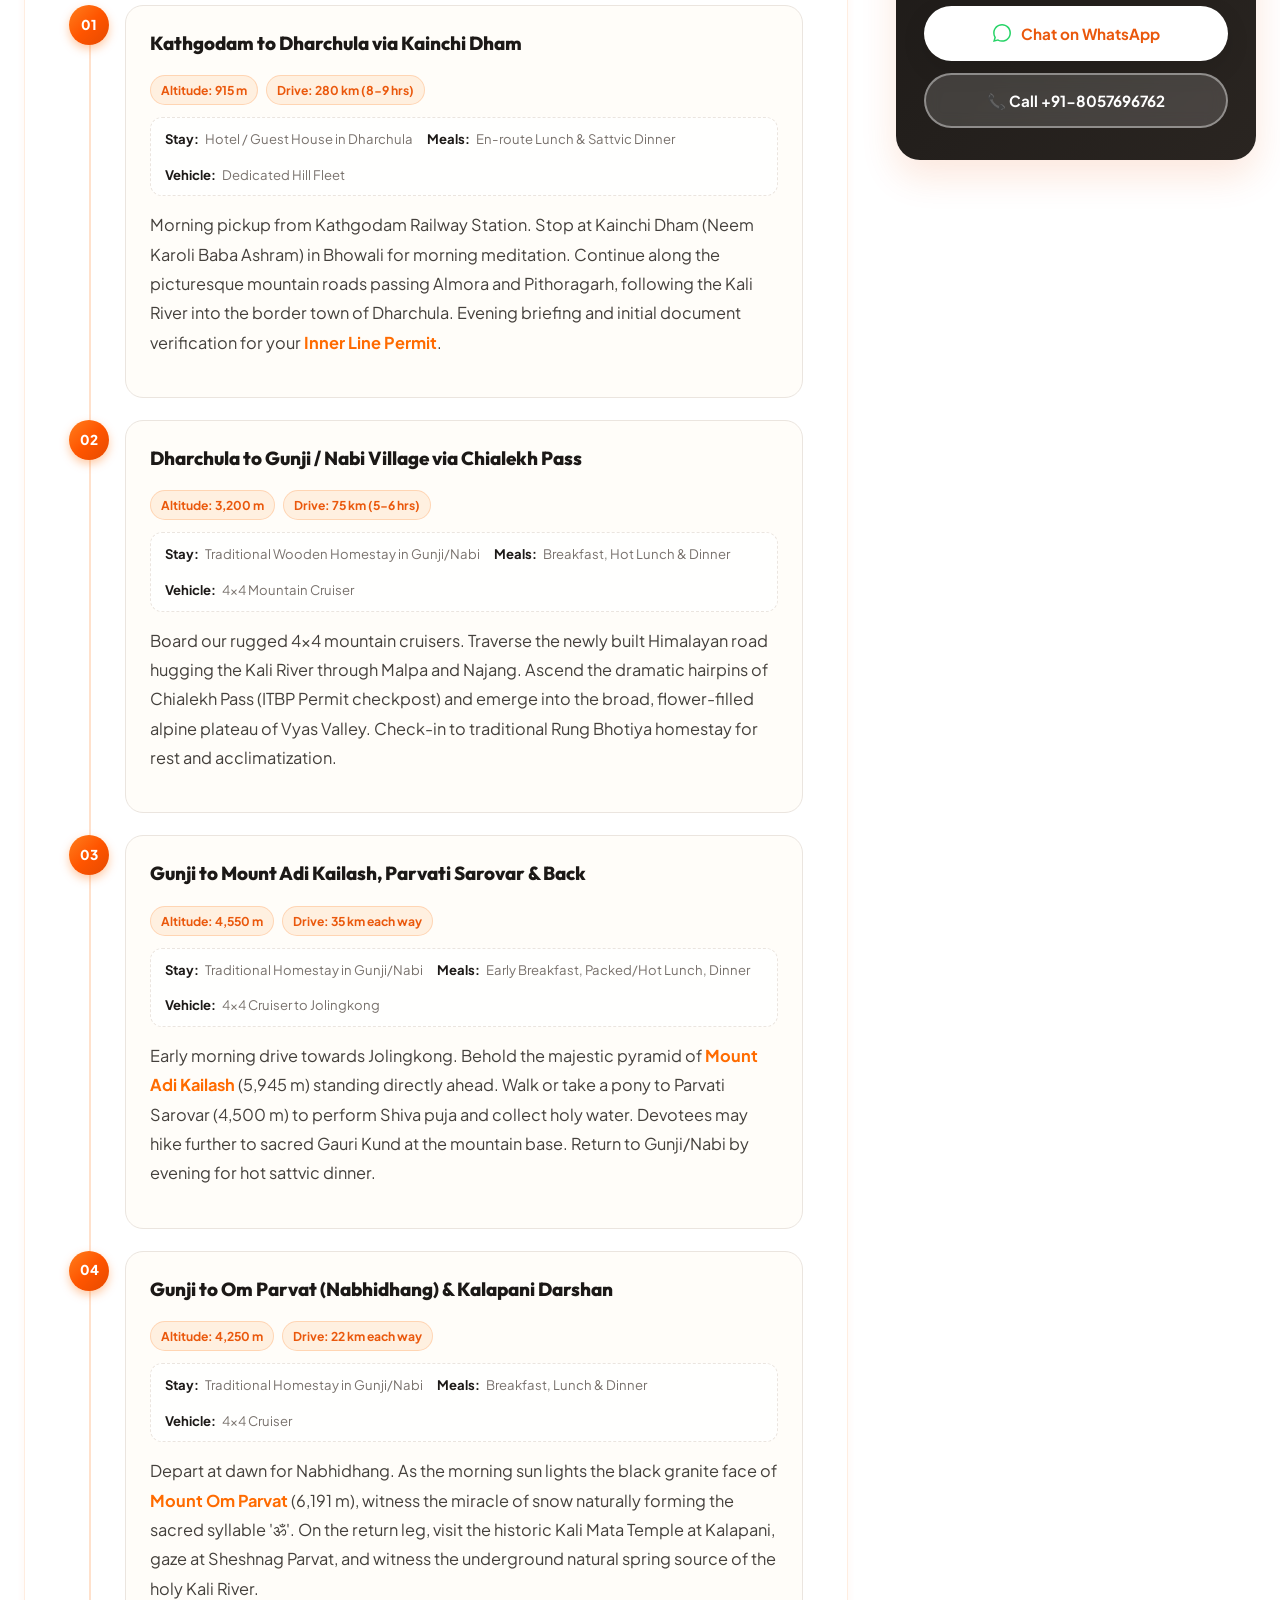
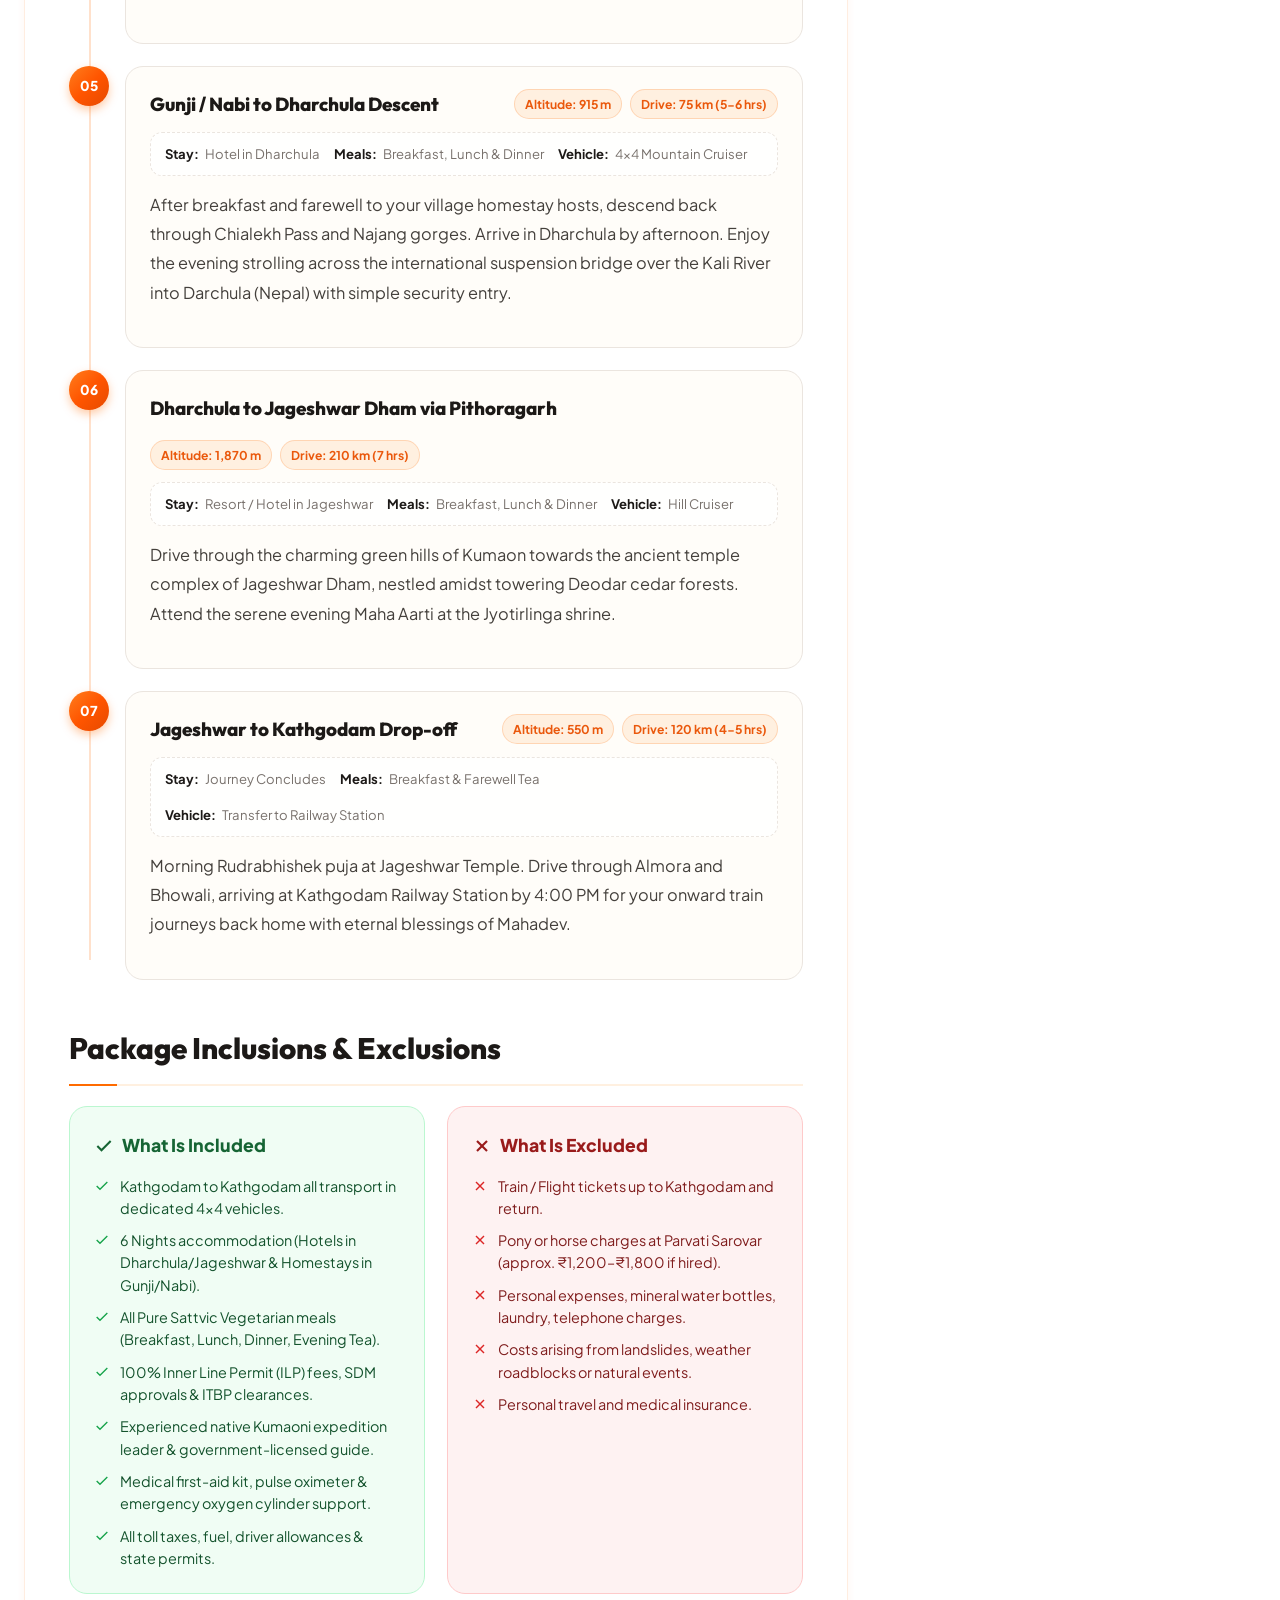
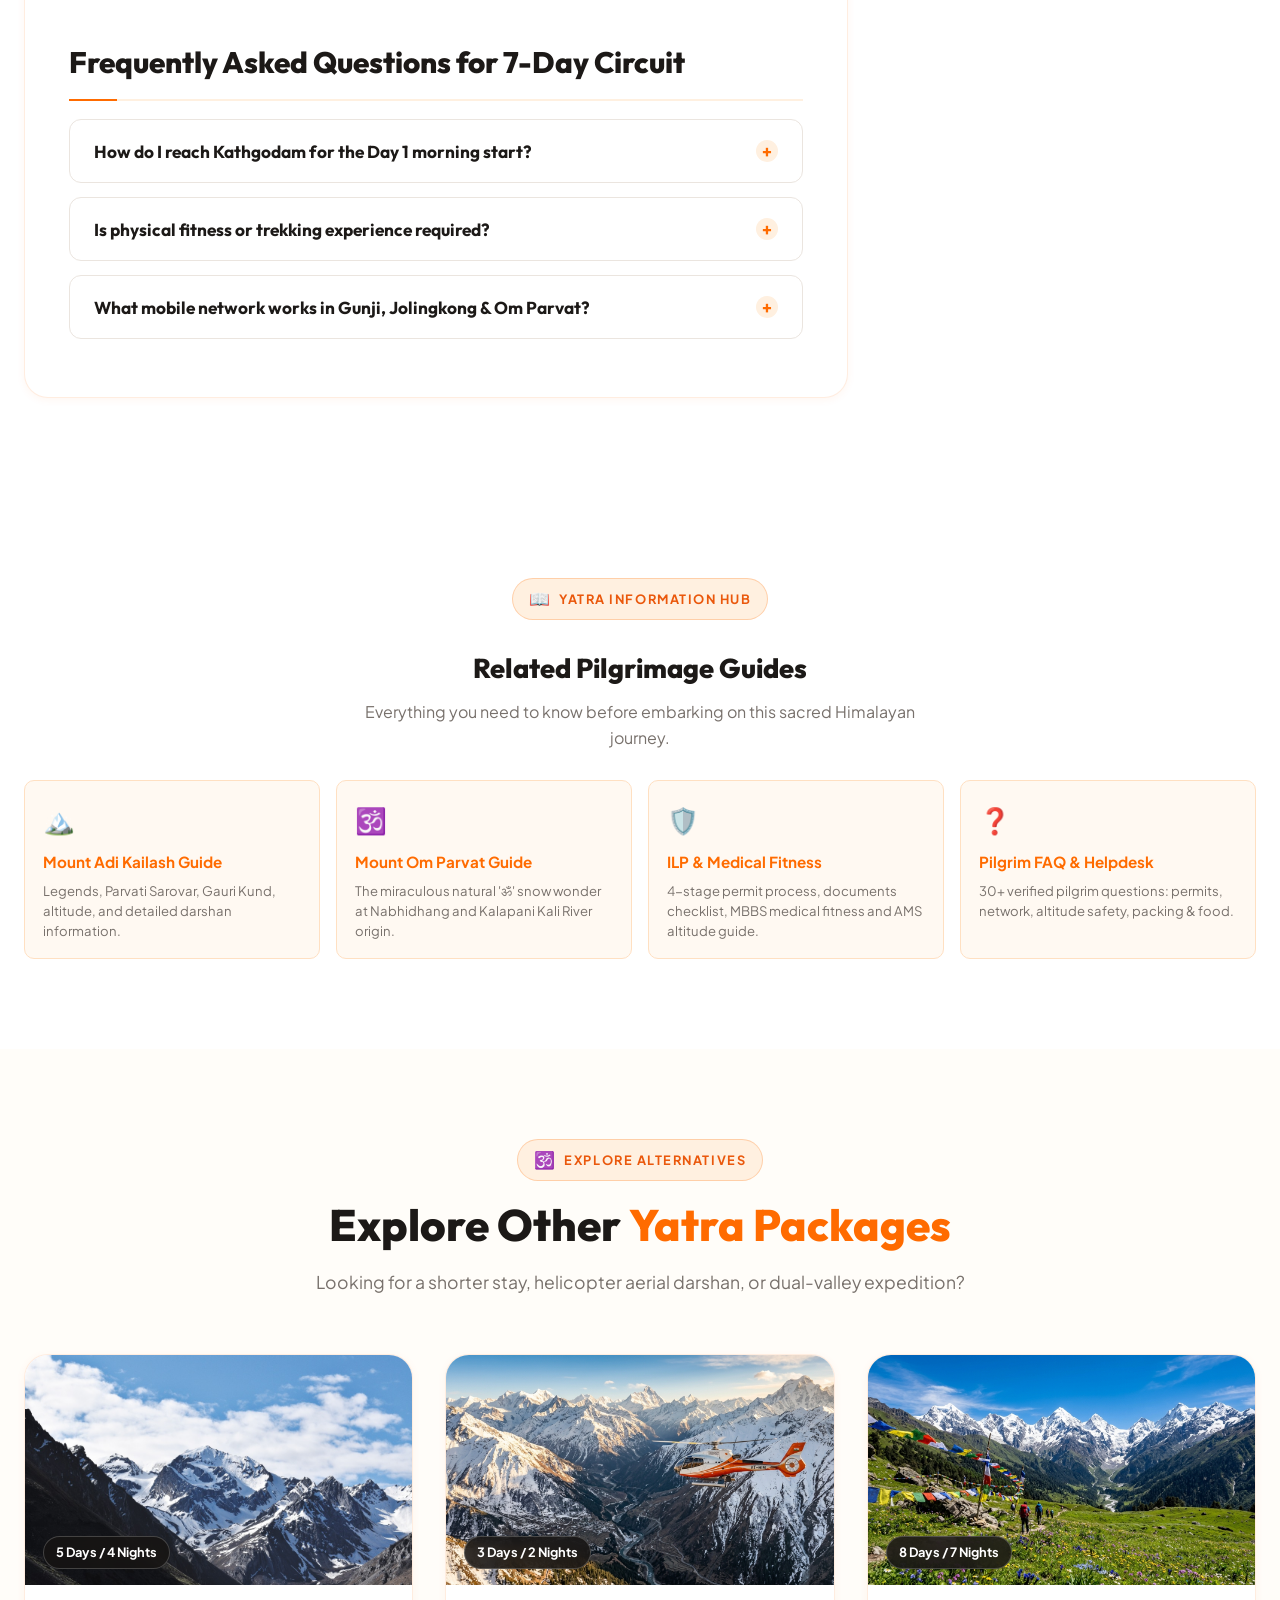
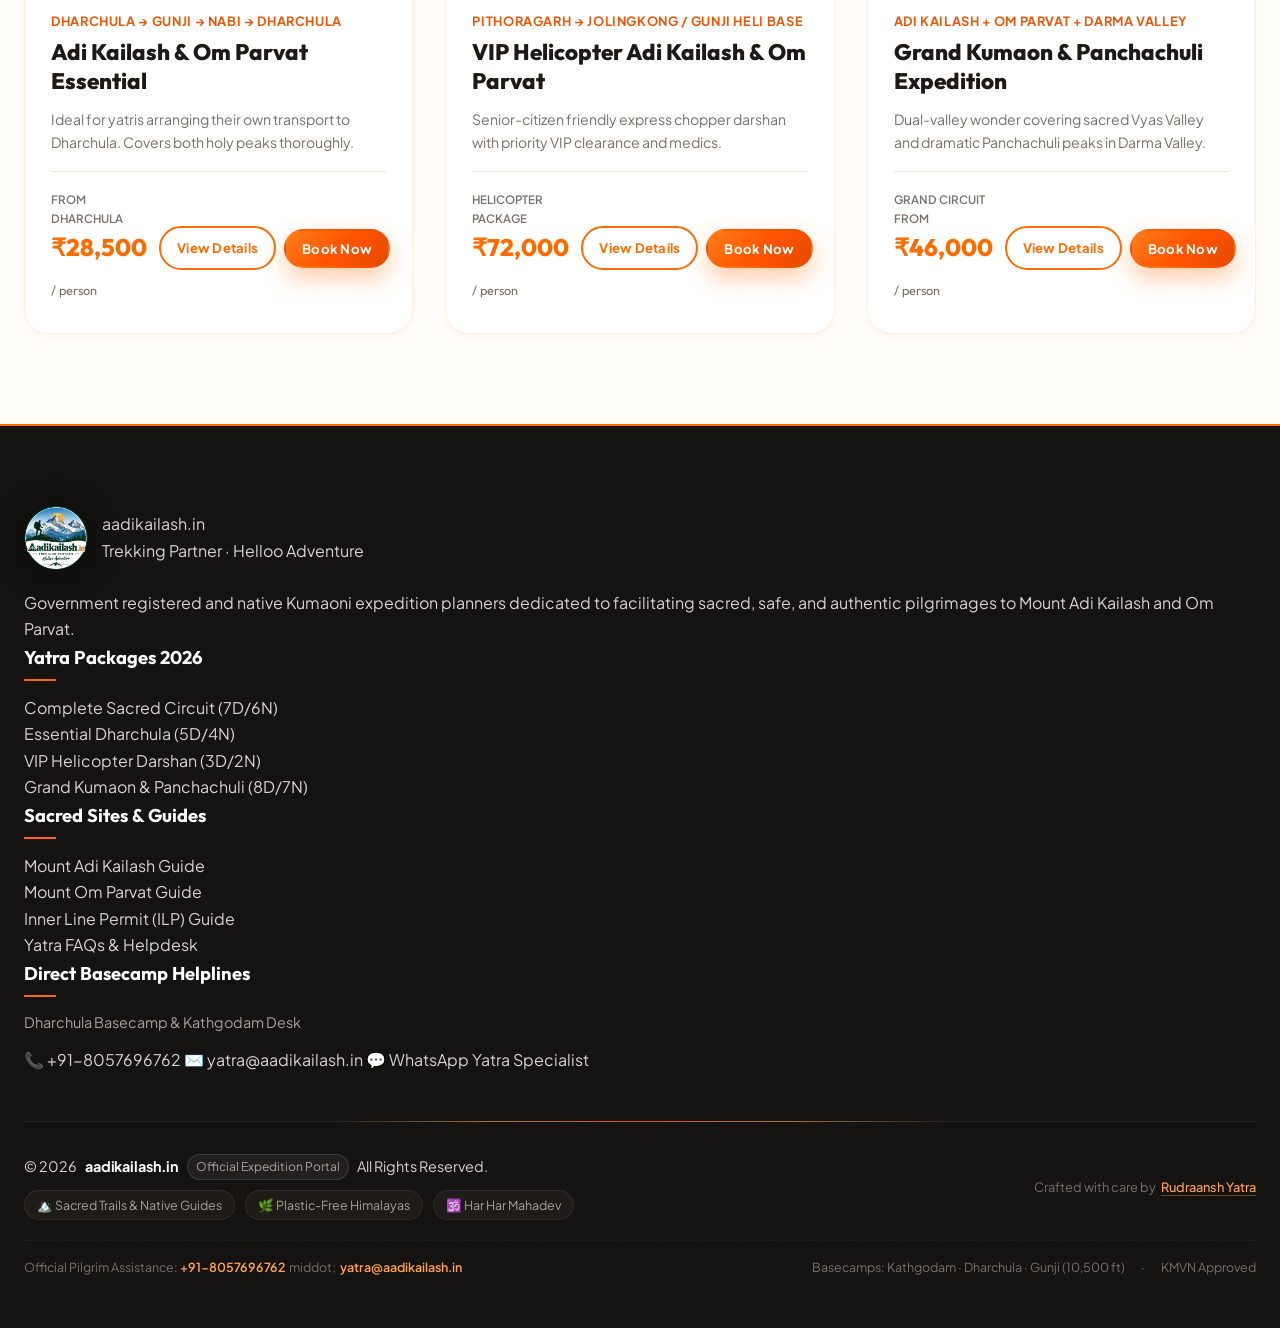
<file: package-complete-circuit.html>
<!DOCTYPE html>
<html lang="en">
<head>
  <meta charset="UTF-8">
  <meta name="viewport" content="width=device-width, initial-scale=1.0">
  <title>Complete Adi Kailash & Om Parvat Circuit (7D/6N) | aadikailash.in</title>
  <meta name="description" content="Book the 7 Days / 6 Nights Complete Adi Kailash & Om Parvat Circuit from Kathgodam. Includes Kainchi Dham, Jageshwar, Parvati Sarovar, Gauri Kund, 100% ILP permit assistance, 4x4 transport & homestay.">
  <meta name="keywords" content="Adi Kailash Package, Om Parvat Yatra 7 Days, Kathgodam to Adi Kailash, Chhota Kailash Yatra 2026, Parvati Sarovar, Kainchi Dham to Adi Kailash">
  
  <!-- Open Graph -->
  <meta property="og:title" content="Complete Adi Kailash & Om Parvat Circuit (7D/6N) - 2026 Yatra">
  <meta property="og:description" content="7 Days / 6 Nights all-inclusive pilgrimage from Kathgodam to Adi Kailash, Om Parvat, Parvati Sarovar, and Kainchi Dham. ₹38,500/person.">
  <meta property="og:image" content="assets/images/hero-adi-kailash.jpg">
  <meta property="og:url" content="https://aadikailash.in/package-complete-circuit.html">

  <link rel="icon" type="image/png" href="assets/images/favicon.png">
  <link rel="apple-touch-icon" href="assets/images/favicon.png">
  <link rel="stylesheet" href="style.css">
</head>
<body>

  <!-- Top Announcement Ticker -->
  <div class="announcement-ticker">
    <div class="ticker-track">
      <div class="ticker-item">
        <span class="dot"></span>
        <span class="ticker-highlight">2026 Yatra Registrations Open</span> — Complete 7D/6N Sacred Circuit
      </div>
      <div class="ticker-item">
        <span class="dot"></span>
        <span>KMVN Approved &amp; Uttarakhand Tourism Registered</span>
      </div>
      <div class="ticker-item">
        <span class="dot"></span>
        <span class="ticker-highlight">100% Inner Line Permit (ILP) Handled</span>
      </div>
      <div class="ticker-item">
        <span class="dot"></span>
        <span>4.9 ★ Google Rating · 4,800+ Blessed Pilgrims</span>
      </div>
    </div>
  </div>

  <!-- Top Bar -->
  <div class="top-bar">
    <div class="container top-bar-inner">
      <div class="top-bar-left">
        <a href="tel:+918057696762" class="top-contact-link">
          <svg viewBox="0 0 24 24" fill="none" stroke="currentColor" stroke-width="2"><path d="M22 16.92v3a2 2 0 0 1-2.18 2 19.79 19.79 0 0 1-8.63-3.07 19.5 19.5 0 0 1-6-6 19.79 19.79 0 0 1-3.07-8.67A2 2 0 0 1 4.11 2h3a2 2 0 0 1 2 1.72 12.84 12.84 0 0 0 .7 2.81 2 2 0 0 1-.45 2.11L8.09 9.91a16 16 0 0 0 6 6l1.27-1.27a2 2 0 0 1 2.11-.45 12.84 12.84 0 0 0 2.81.7A2 2 0 0 1 22 16.92z"></path></svg>
          Hotline: +91-8057696762
        </a>
        <a href="mailto:yatra@aadikailash.in" class="top-contact-link">
          <svg viewBox="0 0 24 24" fill="none" stroke="currentColor" stroke-width="2"><path d="M4 4h16c1.1 0 2 .9 2 2v12c0 1.1-.9 2-2 2H4c-1.1 0-2-.9-2-2V6c0-1.1.9-2 2-2z"></path><polyline points="22,6 12,13 2,6"></polyline></svg>
          yatra@aadikailash.in
        </a>
        <span class="trust-pill">📍 Basecamp: Dharchula &amp; Kathgodam</span>
      </div>
      <div class="top-bar-right">
        <span class="trust-pill">🏛️ Govt. Regd: UTTR/PITH/2026/08</span>
        <span class="trust-pill">⭐ 4.9/5 (1,280+ Reviews)</span>
      </div>
    </div>
  </div>

  <!-- Header Navigation -->
  <header class="main-header" id="mainHeader">
    <div class="container header-inner">
      <div class="logo-wrapper">
        <a href="index.html" class="logo-link">
          <img src="assets/images/brand-logo.png" alt="aadikailash.in - Trekking Partner Helloo Adventure" class="logo-img">
          <div class="logo-brand-info">
            <div class="logo-brand-title">
              aadi<span class="brand-saffron">kailash</span><span class="brand-dot">.in</span>
            </div>
            <div class="logo-brand-sub">Trekking Partner · Helloo Adventure</div>
          </div>
        </a>
      </div>

      <nav class="nav-menu">
        <a href="index.html" class="nav-link">Home</a>
        <a href="adi-kailash.html" class="nav-link">Adi Kailash</a>
        <a href="om-parvat.html" class="nav-link">Om Parvat</a>
        <div class="nav-dropdown">
          <a href="index.html#packages" class="nav-link active">Yatra Packages ▾</a>
          <div class="nav-dropdown-menu">
            <a href="package-complete-circuit.html" class="nav-dropdown-item active">
              <span>Complete Circuit (7D/6N)</span>
              <span class="badge">Popular</span>
            </a>
            <a href="package-essential.html" class="nav-dropdown-item">
              <span>Essential Dharchula (5D/4N)</span>
              <span class="badge">Best Value</span>
            </a>
            <a href="package-helicopter.html" class="nav-dropdown-item">
              <span>VIP Helicopter (3D/2N)</span>
              <span class="badge">VIP</span>
            </a>
            <a href="package-grand-kumaon.html" class="nav-dropdown-item">
              <span>Grand Kumaon &amp; Darma (8D/7N)</span>
              <span class="badge">Expedition</span>
            </a>
          </div>
        </div>
        <a href="index.html#itinerary" class="nav-link">Itinerary</a>
        <a href="ilp-fitness.html" class="nav-link">ILP &amp; Fitness</a>
        <a href="index.html#calculator" class="nav-link">Cost Calculator</a>
        <a href="faq.html" class="nav-link">FAQ</a>
      </nav>

      <div class="header-cta-group">
        <a href="tel:+918057696762" class="btn-header-call">
          <svg width="15" height="15" viewBox="0 0 24 24" fill="none" stroke="currentColor" stroke-width="2"><path d="M22 16.92v3a2 2 0 0 1-2.18 2 19.79 19.79 0 0 1-8.63-3.07 19.5 19.5 0 0 1-6-6 19.79 19.79 0 0 1-3.07-8.67A2 2 0 0 1 4.11 2h3a2 2 0 0 1 2 1.72 12.84 12.84 0 0 0 .7 2.81 2 2 0 0 1-.45 2.11L8.09 9.91a16 16 0 0 0 6 6l1.27-1.27a2 2 0 0 1 2.11-.45 12.84 12.84 0 0 0 2.81.7A2 2 0 0 1 22 16.92z"></path></svg>
          Call Expert
        </a>
        <button class="btn btn-primary btn-sm btn-open-booking" data-package-name="Complete Sacred Kumaon & Adi Kailash (7D/6N)">
          Book Yatra 2026
        </button>
        <button class="mobile-nav-toggle" id="mobileNavToggle" aria-label="Open Navigation Menu">
          <svg viewBox="0 0 24 24" fill="none" stroke="currentColor" stroke-width="2"><line x1="3" y1="12" x2="21" y2="12"></line><line x1="3" y1="6" x2="21" y2="6"></line><line x1="3" y1="18" x2="21" y2="18"></line></svg>
        </button>
      </div>
    </div>
  </header>

  <!-- Mobile Drawer -->
  <div class="drawer-overlay" id="drawerOverlay"></div>
  <aside class="mobile-drawer" id="mobileDrawer">
    <div class="drawer-header">
      <div style="display: flex; align-items: center; gap: 10px;">
        <img src="assets/images/brand-logo.png" alt="aadikailash.in" class="drawer-logo-img">
        <div class="logo-brand-info">
          <div class="logo-brand-title" style="font-size: 1.25rem;">
            aadi<span class="brand-saffron">kailash</span><span class="brand-dot">.in</span>
          </div>
          <div class="logo-brand-sub">Trekking Partner</div>
        </div>
      </div>
      <button class="drawer-close-btn" id="drawerCloseBtn">&times;</button>
    </div>
    <div class="mobile-nav-links">
      <a href="index.html" class="mobile-nav-link">Home</a>
      <a href="adi-kailash.html" class="mobile-nav-link">Mount Adi Kailash</a>
      <a href="om-parvat.html" class="mobile-nav-link">Mount Om Parvat</a>
      <a href="package-complete-circuit.html" class="mobile-nav-link active">7D/6N Complete Circuit (₹38,500)</a>
      <a href="package-essential.html" class="mobile-nav-link">5D/4N Essential Dharchula (₹28,500)</a>
      <a href="package-helicopter.html" class="mobile-nav-link">3D/2N VIP Helicopter (₹72,000)</a>
      <a href="package-grand-kumaon.html" class="mobile-nav-link">8D/7N Grand Kumaon &amp; Darma (₹46,000)</a>
      <a href="index.html#itinerary" class="mobile-nav-link">Day-Wise Itinerary</a>
      <a href="ilp-fitness.html" class="mobile-nav-link">Inner Line Permit (ILP)</a>
      <a href="index.html#calculator" class="mobile-nav-link">Cost Calculator</a>
      <a href="faq.html" class="mobile-nav-link">FAQ</a>
    </div>
  </aside>

  <!-- Subpage Hero Banner -->
  <section class="subpage-hero subpage-hero-circuit">
    <div class="container">
      <div class="breadcrumb">
        <a href="index.html">Home</a>
        <span>›</span>
        <a href="index.html#packages">Yatra Packages</a>
        <span>›</span>
        <span>Complete Circuit (7D / 6N)</span>
      </div>

      <div style="margin-bottom: 12px;">
        <span class="package-badge-popular" style="position: static; display: inline-block;">★ Most Popular 2026 Road Expedition</span>
      </div>

      <h1 class="subpage-hero-title">
        Complete Adi Kailash &amp; Om Parvat Circuit <br>
        <span style="color: #FFA54F; font-size: clamp(1.8rem, 3.2vw, 2.5rem); font-weight: 700;">7 Days / 6 Nights · Kathgodam to Kathgodam</span>
      </h1>

      <p class="subpage-hero-desc">
        The ultimate sacred Kumaon pilgrimage. From Kathgodam railway station, journey across Kainchi Dham (Neem Karoli Baba), Jageshwar Jyotirlinga, through rugged high-altitude passes to the sanctum of Mount Adi Kailash, Parvati Sarovar, and miraculous Om Parvat.
      </p>

      <div class="subpage-stats-strip">
        <span class="subpage-stat-badge">⏱️ 7 Days / 6 Nights</span>
        <span class="subpage-stat-badge">🏔️ Max Alt: 14,950 ft (Jolingkong)</span>
        <span class="subpage-stat-badge">🚙 4x4 Mountain Cruiser</span>
        <span class="subpage-stat-badge">💰 All-Inclusive ₹38,500 / Person</span>
        <span class="subpage-stat-badge">🛡️ 100% ILP &amp; ITBP Clearance</span>
      </div>
    </div>
  </section>

  <!-- Main Content Layout -->
  <section class="section section-light">
    <div class="container detail-layout-grid">
      <!-- Main Content Left Column -->
      <main class="detail-main-content">
        
        <!-- Block 1: Overview -->
        <article class="detail-section-block">
          <h2>Circuit Overview &amp; Why It's Most Popular</h2>
          <p>
            The <strong>7 Days / 6 Nights Complete Circuit</strong> is our flagship and most sought-after pilgrimage package. It is designed to relieve yatris of all logistics from the moment they step off the train at <strong>Kathgodam Railway Station</strong> until their return.
          </p>
          <p>
            This itinerary is carefully engineered for gradual altitude acclimatization. You travel through the lush valleys of Nainital and Almora, visit world-renowned spiritual shrines en route, and ascend smoothly into the Vyas Valley to behold the primordial abodes of Lord Shiva.
          </p>

          <div class="highlight-box">
            <h4>Highlights of this 7-Day Sacred Journey:</h4>
            <p>
              • <strong>Kainchi Dham Ashram:</strong> Seek blessings at the holy tapobhumi of revered saint Neem Karoli Baba.<br>
              • <strong>Jageshwar Dham:</strong> Explore the 8th-century cluster of 124 stone temples dedicated to Shiva.<br>
              • <strong>Mount Adi Kailash (5,945m):</strong> Direct 4x4 road darshan up to Jolingkong Basecamp.<br>
              • <strong>Parvati Sarovar &amp; Gauri Kund:</strong> Holy glacial lakes reflecting the sacred peak.<br>
              • <strong>Mount Om Parvat (6,191m):</strong> Full view of the naturally formed snow 'ॐ' at Nabhidhang.<br>
              • <strong>Sheshnag Parvat &amp; Kali Mandir:</strong> Sacred river origins and legends at Kalapani.
            </p>
          </div>
        </article>

        <!-- Block 2: Detailed Day-by-Day Itinerary -->
        <article class="detail-section-block">
          <h2>Detailed Day-by-Day Itinerary</h2>
          <p>
            Every day is scheduled with optimum drive times, security clearances at ITBP checkposts, and adequate rest to prevent altitude sickness (AMS).
          </p>

          <div class="pkg-timeline">
            <!-- Day 1 -->
            <div class="pkg-day-card">
              <div class="pkg-day-pill">01</div>
              <div class="pkg-day-inner">
                <div class="pkg-day-header">
                  <h3 class="pkg-day-title">Kathgodam to Dharchula via Kainchi Dham</h3>
                  <div class="pkg-day-badges">
                    <span class="pkg-day-badge">Altitude: 915 m</span>
                    <span class="pkg-day-badge">Drive: 280 km (8-9 hrs)</span>
                  </div>
                </div>
                <div class="pkg-meta-strip">
                  <div class="pkg-meta-item"><strong>Stay:</strong> Hotel / Guest House in Dharchula</div>
                  <div class="pkg-meta-item"><strong>Meals:</strong> En-route Lunch &amp; Sattvic Dinner</div>
                  <div class="pkg-meta-item"><strong>Vehicle:</strong> Dedicated Hill Fleet</div>
                </div>
                <p>
                  Morning pickup from Kathgodam Railway Station. Stop at Kainchi Dham (Neem Karoli Baba Ashram) in Bhowali for morning meditation. Continue along the picturesque mountain roads passing Almora and Pithoragarh, following the Kali River into the border town of Dharchula. Evening briefing and initial document verification for your <a href="ilp-fitness.html" style="color: var(--primary-orange); font-weight: 700;">Inner Line Permit</a>.
                </p>
              </div>
            </div>

            <!-- Day 2 -->
            <div class="pkg-day-card">
              <div class="pkg-day-pill">02</div>
              <div class="pkg-day-inner">
                <div class="pkg-day-header">
                  <h3 class="pkg-day-title">Dharchula to Gunji / Nabi Village via Chialekh Pass</h3>
                  <div class="pkg-day-badges">
                    <span class="pkg-day-badge">Altitude: 3,200 m</span>
                    <span class="pkg-day-badge">Drive: 75 km (5-6 hrs)</span>
                  </div>
                </div>
                <div class="pkg-meta-strip">
                  <div class="pkg-meta-item"><strong>Stay:</strong> Traditional Wooden Homestay in Gunji/Nabi</div>
                  <div class="pkg-meta-item"><strong>Meals:</strong> Breakfast, Hot Lunch &amp; Dinner</div>
                  <div class="pkg-meta-item"><strong>Vehicle:</strong> 4x4 Mountain Cruiser</div>
                </div>
                <p>
                  Board our rugged 4x4 mountain cruisers. Traverse the newly built Himalayan road hugging the Kali River through Malpa and Najang. Ascend the dramatic hairpins of Chialekh Pass (ITBP Permit checkpost) and emerge into the broad, flower-filled alpine plateau of Vyas Valley. Check-in to traditional Rung Bhotiya homestay for rest and acclimatization.
                </p>
              </div>
            </div>

            <!-- Day 3 -->
            <div class="pkg-day-card">
              <div class="pkg-day-pill">03</div>
              <div class="pkg-day-inner">
                <div class="pkg-day-header">
                  <h3 class="pkg-day-title">Gunji to Mount Adi Kailash, Parvati Sarovar &amp; Back</h3>
                  <div class="pkg-day-badges">
                    <span class="pkg-day-badge">Altitude: 4,550 m</span>
                    <span class="pkg-day-badge">Drive: 35 km each way</span>
                  </div>
                </div>
                <div class="pkg-meta-strip">
                  <div class="pkg-meta-item"><strong>Stay:</strong> Traditional Homestay in Gunji/Nabi</div>
                  <div class="pkg-meta-item"><strong>Meals:</strong> Early Breakfast, Packed/Hot Lunch, Dinner</div>
                  <div class="pkg-meta-item"><strong>Vehicle:</strong> 4x4 Cruiser to Jolingkong</div>
                </div>
                <p>
                  Early morning drive towards Jolingkong. Behold the majestic pyramid of <a href="adi-kailash.html" style="color: var(--primary-orange); font-weight: 700;">Mount Adi Kailash</a> (5,945 m) standing directly ahead. Walk or take a pony to Parvati Sarovar (4,500 m) to perform Shiva puja and collect holy water. Devotees may hike further to sacred Gauri Kund at the mountain base. Return to Gunji/Nabi by evening for hot sattvic dinner.
                </p>
              </div>
            </div>

            <!-- Day 4 -->
            <div class="pkg-day-card">
              <div class="pkg-day-pill">04</div>
              <div class="pkg-day-inner">
                <div class="pkg-day-header">
                  <h3 class="pkg-day-title">Gunji to Om Parvat (Nabhidhang) &amp; Kalapani Darshan</h3>
                  <div class="pkg-day-badges">
                    <span class="pkg-day-badge">Altitude: 4,250 m</span>
                    <span class="pkg-day-badge">Drive: 22 km each way</span>
                  </div>
                </div>
                <div class="pkg-meta-strip">
                  <div class="pkg-meta-item"><strong>Stay:</strong> Traditional Homestay in Gunji/Nabi</div>
                  <div class="pkg-meta-item"><strong>Meals:</strong> Breakfast, Lunch &amp; Dinner</div>
                  <div class="pkg-meta-item"><strong>Vehicle:</strong> 4x4 Cruiser</div>
                </div>
                <p>
                  Depart at dawn for Nabhidhang. As the morning sun lights the black granite face of <a href="om-parvat.html" style="color: var(--primary-orange); font-weight: 700;">Mount Om Parvat</a> (6,191 m), witness the miracle of snow naturally forming the sacred syllable 'ॐ'. On the return leg, visit the historic Kali Mata Temple at Kalapani, gaze at Sheshnag Parvat, and witness the underground natural spring source of the holy Kali River.
                </p>
              </div>
            </div>

            <!-- Day 5 -->
            <div class="pkg-day-card">
              <div class="pkg-day-pill">05</div>
              <div class="pkg-day-inner">
                <div class="pkg-day-header">
                  <h3 class="pkg-day-title">Gunji / Nabi to Dharchula Descent</h3>
                  <div class="pkg-day-badges">
                    <span class="pkg-day-badge">Altitude: 915 m</span>
                    <span class="pkg-day-badge">Drive: 75 km (5-6 hrs)</span>
                  </div>
                </div>
                <div class="pkg-meta-strip">
                  <div class="pkg-meta-item"><strong>Stay:</strong> Hotel in Dharchula</div>
                  <div class="pkg-meta-item"><strong>Meals:</strong> Breakfast, Lunch &amp; Dinner</div>
                  <div class="pkg-meta-item"><strong>Vehicle:</strong> 4x4 Mountain Cruiser</div>
                </div>
                <p>
                  After breakfast and farewell to your village homestay hosts, descend back through Chialekh Pass and Najang gorges. Arrive in Dharchula by afternoon. Enjoy the evening strolling across the international suspension bridge over the Kali River into Darchula (Nepal) with simple security entry.
                </p>
              </div>
            </div>

            <!-- Day 6 -->
            <div class="pkg-day-card">
              <div class="pkg-day-pill">06</div>
              <div class="pkg-day-inner">
                <div class="pkg-day-header">
                  <h3 class="pkg-day-title">Dharchula to Jageshwar Dham via Pithoragarh</h3>
                  <div class="pkg-day-badges">
                    <span class="pkg-day-badge">Altitude: 1,870 m</span>
                    <span class="pkg-day-badge">Drive: 210 km (7 hrs)</span>
                  </div>
                </div>
                <div class="pkg-meta-strip">
                  <div class="pkg-meta-item"><strong>Stay:</strong> Resort / Hotel in Jageshwar</div>
                  <div class="pkg-meta-item"><strong>Meals:</strong> Breakfast, Lunch &amp; Dinner</div>
                  <div class="pkg-meta-item"><strong>Vehicle:</strong> Hill Cruiser</div>
                </div>
                <p>
                  Drive through the charming green hills of Kumaon towards the ancient temple complex of Jageshwar Dham, nestled amidst towering Deodar cedar forests. Attend the serene evening Maha Aarti at the Jyotirlinga shrine.
                </p>
              </div>
            </div>

            <!-- Day 7 -->
            <div class="pkg-day-card">
              <div class="pkg-day-pill">07</div>
              <div class="pkg-day-inner">
                <div class="pkg-day-header">
                  <h3 class="pkg-day-title">Jageshwar to Kathgodam Drop-off</h3>
                  <div class="pkg-day-badges">
                    <span class="pkg-day-badge">Altitude: 550 m</span>
                    <span class="pkg-day-badge">Drive: 120 km (4-5 hrs)</span>
                  </div>
                </div>
                <div class="pkg-meta-strip">
                  <div class="pkg-meta-item"><strong>Stay:</strong> Journey Concludes</div>
                  <div class="pkg-meta-item"><strong>Meals:</strong> Breakfast &amp; Farewell Tea</div>
                  <div class="pkg-meta-item"><strong>Vehicle:</strong> Transfer to Railway Station</div>
                </div>
                <p>
                  Morning Rudrabhishek puja at Jageshwar Temple. Drive through Almora and Bhowali, arriving at Kathgodam Railway Station by 4:00 PM for your onward train journeys back home with eternal blessings of Mahadev.
                </p>
              </div>
            </div>
          </div>
        </article>

        <!-- Block 3: Inclusions & Exclusions -->
        <article class="detail-section-block">
          <h2>Package Inclusions &amp; Exclusions</h2>
          <div class="inc-exc-grid">
            <div class="inc-box">
              <h4>
                <svg width="20" height="20" viewBox="0 0 24 24" fill="none" stroke="currentColor" stroke-width="2.5"><polyline points="20 6 9 17 4 12"></polyline></svg>
                What Is Included
              </h4>
              <ul class="inc-list">
                <li><svg viewBox="0 0 24 24" fill="none" stroke="currentColor" stroke-width="2"><polyline points="20 6 9 17 4 12"></polyline></svg> Kathgodam to Kathgodam all transport in dedicated 4x4 vehicles.</li>
                <li><svg viewBox="0 0 24 24" fill="none" stroke="currentColor" stroke-width="2"><polyline points="20 6 9 17 4 12"></polyline></svg> 6 Nights accommodation (Hotels in Dharchula/Jageshwar &amp; Homestays in Gunji/Nabi).</li>
                <li><svg viewBox="0 0 24 24" fill="none" stroke="currentColor" stroke-width="2"><polyline points="20 6 9 17 4 12"></polyline></svg> All Pure Sattvic Vegetarian meals (Breakfast, Lunch, Dinner, Evening Tea).</li>
                <li><svg viewBox="0 0 24 24" fill="none" stroke="currentColor" stroke-width="2"><polyline points="20 6 9 17 4 12"></polyline></svg> 100% Inner Line Permit (ILP) fees, SDM approvals &amp; ITBP clearances.</li>
                <li><svg viewBox="0 0 24 24" fill="none" stroke="currentColor" stroke-width="2"><polyline points="20 6 9 17 4 12"></polyline></svg> Experienced native Kumaoni expedition leader &amp; government-licensed guide.</li>
                <li><svg viewBox="0 0 24 24" fill="none" stroke="currentColor" stroke-width="2"><polyline points="20 6 9 17 4 12"></polyline></svg> Medical first-aid kit, pulse oximeter &amp; emergency oxygen cylinder support.</li>
                <li><svg viewBox="0 0 24 24" fill="none" stroke="currentColor" stroke-width="2"><polyline points="20 6 9 17 4 12"></polyline></svg> All toll taxes, fuel, driver allowances &amp; state permits.</li>
              </ul>
            </div>

            <div class="exc-box">
              <h4>
                <svg width="20" height="20" viewBox="0 0 24 24" fill="none" stroke="currentColor" stroke-width="2.5"><line x1="18" y1="6" x2="6" y2="18"></line><line x1="6" y1="6" x2="18" y2="18"></line></svg>
                What Is Excluded
              </h4>
              <ul class="exc-list">
                <li><svg viewBox="0 0 24 24" fill="none" stroke="currentColor" stroke-width="2"><line x1="18" y1="6" x2="6" y2="18"></line><line x1="6" y1="6" x2="18" y2="18"></line></svg> Train / Flight tickets up to Kathgodam and return.</li>
                <li><svg viewBox="0 0 24 24" fill="none" stroke="currentColor" stroke-width="2"><line x1="18" y1="6" x2="6" y2="18"></line><line x1="6" y1="6" x2="18" y2="18"></line></svg> Pony or horse charges at Parvati Sarovar (approx. ₹1,200–₹1,800 if hired).</li>
                <li><svg viewBox="0 0 24 24" fill="none" stroke="currentColor" stroke-width="2"><line x1="18" y1="6" x2="6" y2="18"></line><line x1="6" y1="6" x2="18" y2="18"></line></svg> Personal expenses, mineral water bottles, laundry, telephone charges.</li>
                <li><svg viewBox="0 0 24 24" fill="none" stroke="currentColor" stroke-width="2"><line x1="18" y1="6" x2="6" y2="18"></line><line x1="6" y1="6" x2="18" y2="18"></line></svg> Costs arising from landslides, weather roadblocks or natural events.</li>
                <li><svg viewBox="0 0 24 24" fill="none" stroke="currentColor" stroke-width="2"><line x1="18" y1="6" x2="6" y2="18"></line><line x1="6" y1="6" x2="18" y2="18"></line></svg> Personal travel and medical insurance.</li>
              </ul>
            </div>
          </div>
        </article>

        <!-- Block 4: Frequently Asked Questions -->
        <article class="detail-section-block">
          <h2>Frequently Asked Questions for 7-Day Circuit</h2>
          <div class="faq-list">
            <div class="faq-item">
              <button class="faq-question">
                <span>How do I reach Kathgodam for the Day 1 morning start?</span>
                <span class="faq-icon">+</span>
              </button>
              <div class="faq-answer">
                <p>
                  Kathgodam is the railway terminus of Kumaon, directly connected to New Delhi by the <em>Ranikhet Express</em> (Overnight), <em>Kathgodam Shatabdi Express</em>, and <em>Uttarakhand Sampark Kranti</em>. You can also fly to Pantnagar Airport (70 km from Kathgodam) or take overnight Volvo buses from Anand Vihar ISBT, Delhi.
                </p>
              </div>
            </div>

            <div class="faq-item">
              <button class="faq-question">
                <span>Is physical fitness or trekking experience required?</span>
                <span class="faq-icon">+</span>
              </button>
              <div class="faq-answer">
                <p>
                  Because 4x4 vehicles travel up to Jolingkong Basecamp, strenuous trekking is not required. You only need to walk 1.5 to 2 km over gentle alpine terrain to reach Parvati Sarovar (ponies are readily available for senior citizens). A basic <a href="ilp-fitness.html#medical-fitness" style="color: var(--primary-orange); font-weight: 700;">medical fitness certificate from an MBBS doctor</a> is mandatory for the permit.
                </p>
              </div>
            </div>

            <div class="faq-item">
              <button class="faq-question">
                <span>What mobile network works in Gunji, Jolingkong &amp; Om Parvat?</span>
                <span class="faq-icon">+</span>
              </button>
              <div class="faq-answer">
                <p>
                  BSNL postpaid and prepaid SIMs have the best coverage in Gunji and Kalapani. Jio 4G towers are newly operational in Gunji and Nabi villages. Airtel works reliably up to Dharchula, but drops in higher valleys.
                </p>
              </div>
            </div>
          </div>
        </article>

      </main>

      <!-- Sidebar Right Column -->
      <aside class="detail-sidebar">
        <!-- Quick Facts Card -->
        <div class="quick-facts-card">
          <h3>Package Summary</h3>
          <div class="fact-row">
            <span class="fact-label">Price per Person</span>
            <span class="fact-val" style="color: var(--primary-orange); font-size: 1.25rem;">₹38,500</span>
          </div>
          <div class="fact-row">
            <span class="fact-label">Duration</span>
            <span class="fact-val">7 Days / 6 Nights</span>
          </div>
          <div class="fact-row">
            <span class="fact-label">Starting Point</span>
            <span class="fact-val">Kathgodam (06:30 AM)</span>
          </div>
          <div class="fact-row">
            <span class="fact-label">Ending Point</span>
            <span class="fact-val">Kathgodam (04:30 PM)</span>
          </div>
          <div class="fact-row">
            <span class="fact-label">Max Altitude</span>
            <span class="fact-val">14,950 ft (Jolingkong)</span>
          </div>
          <div class="fact-row">
            <span class="fact-label">Vehicle Type</span>
            <span class="fact-val">4x4 Bolero / Cruiser</span>
          </div>
          <div class="fact-row">
            <span class="fact-label">Best Season</span>
            <span class="fact-val">Sep–Oct (Active Now) &amp; May–Jun</span>
          </div>
          <div class="fact-row">
            <span class="fact-label">Inner Line Permit</span>
            <span class="fact-val">100% Handled by us</span>
          </div>

          <button class="btn btn-primary btn-open-booking" data-package-name="Complete Sacred Kumaon & Adi Kailash (7D/6N)" style="width: 100%; margin-top: 20px;">
            Book This Package Now
          </button>
        </div>

        <!-- Direct WhatsApp CTA Card -->
        <div class="sidebar-booking-card">
          <h3>Plan With Our Native Specialist</h3>
          <p>Have custom dates, senior citizen yatris, or need family discount? Talk directly with our basecamp coordinator.</p>
          <a href="https://wa.me/918057696762?text=Namaste!%20I%20am%20interested%20in%20the%20Complete%20Adi%20Kailash%20%26%20Om%20Parvat%20Circuit%20(7D/6N)%20for%202026.%20Please%20share%20details." target="_blank" class="btn btn-white" style="width: 100%; margin-bottom: 12px;">
            <svg width="18" height="18" viewBox="0 0 24 24" fill="#25D366"><path d="M.057 24l1.687-6.163c-1.041-1.804-1.588-3.849-1.587-5.946.003-6.556 5.338-11.891 11.893-11.891 3.181.001 6.167 1.24 8.413 3.488 2.245 2.248 3.481 5.236 3.48 8.414-.003 6.557-5.338 11.892-11.893 11.892-1.99-.001-3.951-.5-5.688-1.448l-6.305 1.654zm6.597-3.807c1.676.995 3.276 1.591 5.392 1.592 5.448 0 9.886-4.434 9.889-9.885.002-5.462-4.415-9.89-9.881-9.892-5.452 0-9.887 4.434-9.889 9.884-.001 2.225.651 3.891 1.746 5.634l-.999 3.648 3.742-.981z"/></svg>
            Chat on WhatsApp
          </a>
          <a href="tel:+918057696762" class="btn btn-outline-white" style="width: 100%;">
            📞 Call +91-8057696762
          </a>
        </div>
      </aside>
    </div>
  </section>

  <!-- Related Guides Cross-navigation Section -->
  <section class="section section-light">
    <div class="container">
      <div style="text-align: center; margin-bottom: 28px;">
        <div class="section-tag" style="display: inline-flex;"><span class="om-symbol">📖</span> Yatra Information Hub</div>
        <h2 style="font-family: var(--font-heading); font-size: 1.7rem; font-weight: 800; color: var(--text-dark); margin-top: 10px;">Related <span class="highlight">Pilgrimage Guides</span></h2>
        <p style="color: var(--text-muted); max-width: 600px; margin: 8px auto 0;">Everything you need to know before embarking on this sacred Himalayan journey.</p>
      </div>
      <div style="display: grid; grid-template-columns: repeat(auto-fit, minmax(220px, 1fr)); gap: 16px;">
        <a href="adi-kailash.html" style="display: block; background: #FFF9F2; border: 1px solid #FFE0C2; border-radius: 10px; padding: 18px; text-decoration: none;">
          <div style="font-size: 1.6rem; margin-bottom: 8px;">🏔️</div>
          <strong style="color: var(--primary-orange); font-size: 0.95rem;">Mount Adi Kailash Guide</strong>
          <p style="font-size: 0.82rem; color: var(--text-muted); margin: 6px 0 0; line-height: 1.5;">Legends, Parvati Sarovar, Gauri Kund, altitude, and detailed darshan information.</p>
        </a>
        <a href="om-parvat.html" style="display: block; background: #FFF9F2; border: 1px solid #FFE0C2; border-radius: 10px; padding: 18px; text-decoration: none;">
          <div style="font-size: 1.6rem; margin-bottom: 8px;">🕉️</div>
          <strong style="color: var(--primary-orange); font-size: 0.95rem;">Mount Om Parvat Guide</strong>
          <p style="font-size: 0.82rem; color: var(--text-muted); margin: 6px 0 0; line-height: 1.5;">The miraculous natural 'ॐ' snow wonder at Nabhidhang and Kalapani Kali River origin.</p>
        </a>
        <a href="ilp-fitness.html" style="display: block; background: #FFF9F2; border: 1px solid #FFE0C2; border-radius: 10px; padding: 18px; text-decoration: none;">
          <div style="font-size: 1.6rem; margin-bottom: 8px;">🛡️</div>
          <strong style="color: var(--primary-orange); font-size: 0.95rem;">ILP &amp; Medical Fitness</strong>
          <p style="font-size: 0.82rem; color: var(--text-muted); margin: 6px 0 0; line-height: 1.5;">4-stage permit process, documents checklist, MBBS medical fitness and AMS altitude guide.</p>
        </a>
        <a href="faq.html" style="display: block; background: #FFF9F2; border: 1px solid #FFE0C2; border-radius: 10px; padding: 18px; text-decoration: none;">
          <div style="font-size: 1.6rem; margin-bottom: 8px;">❓</div>
          <strong style="color: var(--primary-orange); font-size: 0.95rem;">Pilgrim FAQ &amp; Helpdesk</strong>
          <p style="font-size: 0.82rem; color: var(--text-muted); margin: 6px 0 0; line-height: 1.5;">30+ verified pilgrim questions: permits, network, altitude safety, packing &amp; food.</p>
        </a>
      </div>
    </div>
  </section>

  <!-- Other Packages Comparison Section -->
  <section class="section section-cream">
    <div class="container">
      <div class="section-header">
        <div class="section-tag">
          <span class="om-symbol">🕉️</span> Explore Alternatives
        </div>
        <h2 class="section-title">
          Explore Other <span class="highlight">Yatra Packages</span>
        </h2>
        <p class="section-subtitle">
          Looking for a shorter stay, helicopter aerial darshan, or dual-valley expedition?
        </p>
      </div>

      <div class="packages-grid">
        <!-- Package 2: Essential -->
        <div class="package-card">
          <div class="package-img-wrap">
            <img src="assets/images/om-parvat-cover.jpg" alt="Adi Kailash Essential Package">
            <span class="package-duration-pill">5 Days / 4 Nights</span>
          </div>
          <div class="package-body">
            <span class="package-route-tag">Dharchula → Gunji → Nabi → Dharchula</span>
            <h3 class="package-title">Adi Kailash &amp; Om Parvat Essential</h3>
            <p style="font-size: 0.88rem; color: var(--text-muted); margin-bottom: 16px;">
              Ideal for yatris arranging their own transport to Dharchula. Covers both holy peaks thoroughly.
            </p>
            <div class="package-footer">
              <div class="package-price-wrap">
                <span class="label">From Dharchula</span>
                <strong class="price">₹28,500 <small style="font-size: 0.8rem; font-weight: normal; color: var(--text-muted);">/ person</small></strong>
              </div>
              <div class="package-footer-actions">
                <a href="package-essential.html" class="btn btn-outline-orange btn-xs">View Details</a>
                <button class="btn btn-primary btn-xs btn-open-booking" data-package-name="Adi Kailash Essential (5D/4N Dharchula)">Book Now</button>
              </div>
            </div>
          </div>
        </div>

        <!-- Package 3: Helicopter -->
        <div class="package-card">
          <div class="package-img-wrap">
            <img src="assets/images/helicopter-yatra.jpg" alt="VIP Helicopter Adi Kailash">
            <span class="package-duration-pill">3 Days / 2 Nights</span>
          </div>
          <div class="package-body">
            <span class="package-route-tag">Pithoragarh → Jolingkong / Gunji Heli Base</span>
            <h3 class="package-title">VIP Helicopter Adi Kailash &amp; Om Parvat</h3>
            <p style="font-size: 0.88rem; color: var(--text-muted); margin-bottom: 16px;">
              Senior-citizen friendly express chopper darshan with priority VIP clearance and medics.
            </p>
            <div class="package-footer">
              <div class="package-price-wrap">
                <span class="label">Helicopter Package</span>
                <strong class="price">₹72,000 <small style="font-size: 0.8rem; font-weight: normal; color: var(--text-muted);">/ person</small></strong>
              </div>
              <div class="package-footer-actions">
                <a href="package-helicopter.html" class="btn btn-outline-orange btn-xs">View Details</a>
                <button class="btn btn-primary btn-xs btn-open-booking" data-package-name="VIP Helicopter Adi Kailash (3D/2N)">Book Now</button>
              </div>
            </div>
          </div>
        </div>

        <!-- Package 4: Grand Kumaon -->
        <div class="package-card">
          <div class="package-img-wrap">
            <img src="assets/images/panchachuli-darma.jpg" alt="Grand Kumaon and Panchachuli">
            <span class="package-duration-pill">8 Days / 7 Nights</span>
          </div>
          <div class="package-body">
            <span class="package-route-tag">Adi Kailash + Om Parvat + Darma Valley</span>
            <h3 class="package-title">Grand Kumaon &amp; Panchachuli Expedition</h3>
            <p style="font-size: 0.88rem; color: var(--text-muted); margin-bottom: 16px;">
              Dual-valley wonder covering sacred Vyas Valley and dramatic Panchachuli peaks in Darma Valley.
            </p>
            <div class="package-footer">
              <div class="package-price-wrap">
                <span class="label">Grand Circuit From</span>
                <strong class="price">₹46,000 <small style="font-size: 0.8rem; font-weight: normal; color: var(--text-muted);">/ person</small></strong>
              </div>
              <div class="package-footer-actions">
                <a href="package-grand-kumaon.html" class="btn btn-outline-orange btn-xs">View Details</a>
                <button class="btn btn-primary btn-xs btn-open-booking" data-package-name="Grand Kumaon & Panchachuli (8D/7N)">Book Now</button>
              </div>
            </div>
          </div>
        </div>
      </div>
    </div>
  </section>

  <!-- Footer -->
  <footer class="main-footer">
    <div class="container">
      <div class="footer-grid">
        <div class="footer-col">
          <div class="footer-brand">
            <img src="assets/images/brand-logo.png" alt="aadikailash.in" class="footer-logo">
            <div>
              <div class="footer-brand-title">aadi<span class="brand-saffron">kailash</span>.in</div>
              <div class="footer-brand-tag">Trekking Partner · Helloo Adventure</div>
            </div>
          </div>
          <p class="footer-desc">
            Government registered and native Kumaoni expedition planners dedicated to facilitating sacred, safe, and authentic pilgrimages to Mount Adi Kailash and Om Parvat.
          </p>
        </div>

        <div class="footer-col">
          <h4 class="footer-heading">Yatra Packages 2026</h4>
          <ul class="footer-links">
            <li><a href="package-complete-circuit.html">Complete Sacred Circuit (7D/6N)</a></li>
            <li><a href="package-essential.html">Essential Dharchula (5D/4N)</a></li>
            <li><a href="package-helicopter.html">VIP Helicopter Darshan (3D/2N)</a></li>
            <li><a href="package-grand-kumaon.html">Grand Kumaon &amp; Panchachuli (8D/7N)</a></li>
          </ul>
        </div>

        <div class="footer-col">
          <h4 class="footer-heading">Sacred Sites &amp; Guides</h4>
          <ul class="footer-links">
            <li><a href="adi-kailash.html">Mount Adi Kailash Guide</a></li>
            <li><a href="om-parvat.html">Mount Om Parvat Guide</a></li>
            <li><a href="ilp-fitness.html">Inner Line Permit (ILP) Guide</a></li>
            <li><a href="faq.html">Yatra FAQs &amp; Helpdesk</a></li>
          </ul>
        </div>

        <div class="footer-col">
          <h4 class="footer-heading">Direct Basecamp Helplines</h4>
          <p style="color: #A8A29E; font-size: 0.9rem; margin-bottom: 12px;">
            Dharchula Basecamp &amp; Kathgodam Desk
          </p>
          <a href="tel:+918057696762" class="footer-contact-link">📞 +91-8057696762</a>
          <a href="mailto:yatra@aadikailash.in" class="footer-contact-link">✉️ yatra@aadikailash.in</a>
          <a href="https://wa.me/918057696762" target="_blank" class="footer-contact-link">💬 WhatsApp Yatra Specialist</a>
        </div>
      </div>

      <div class="footer-bottom-bar">
        <div class="footer-bottom-main">
          <div class="footer-brand-meta">
            <div class="footer-copyright">
              &copy; 2026 <strong>aadikailash.in</strong>
              <span class="footer-copyright-badge">Official Expedition Portal</span>
              <span>All Rights Reserved.</span>
            </div>
            <div class="footer-sacred-tags">
              <span class="footer-sacred-pill">🏔️ Sacred Trails &amp; Native Guides</span>
              <span class="footer-sacred-pill">🌿 Plastic-Free Himalayas</span>
              <span class="footer-sacred-pill">🕉️ Har Har Mahadev</span>
            </div>
          </div>

          <div class="footer-designer-credit">
            <div class="designer-label-wrap">
              <span class="designer-label">Crafted with care by</span>
              <a href="https://www.rudraanshyatra.com/" target="_blank" rel="noopener noreferrer" class="designer-link-badge">
                <span>Rudraansh Yatra</span>
                <svg viewBox="0 0 24 24" fill="none" stroke="currentColor" stroke-width="2.5"><path d="M7 17l9.2-9.2M17 17V8H8"/></svg>
              </a>
            </div>
            <span class="designer-subtext">Specialists in Sacred Himalayan Pilgrimages</span>
          </div>
        </div>

        <div class="footer-bottom-sub">
          <div>
            Official Pilgrim Assistance: <a href="tel:+918057696762">+91-8057696762</a> &nbspmiddot;&nbsp; 
            <a href="mailto:yatra@aadikailash.in">yatra@aadikailash.in</a>
          </div>
          <div class="footer-portal-stats">
            <span>Basecamps: Kathgodam &middot; Dharchula &middot; Gunji (10,500 ft)</span>
            <span>&middot;</span>
            <span>KMVN Approved</span>
          </div>
        </div>
      </div>
    </div>
  </footer>

  <!-- Booking Modal -->
  <div class="booking-modal" id="bookingModal">
    <div class="booking-modal-card">
      <div class="modal-header">
        <h3>Reserve Your 2026 Yatra Slot</h3>
        <p>Expert local coordinator will contact you with day-wise itinerary &amp; permit details</p>
        <button class="modal-close-btn" id="modalCloseBtn">&times;</button>
      </div>
      <div class="modal-body">
        <form id="yatraBookingForm">
          <div class="modal-form-group">
            <label>Full Name *</label>
            <input type="text" id="modalName" placeholder="e.g. Ramesh Kumar" required>
          </div>

          <div class="modal-form-group">
            <label>WhatsApp / Phone Number *</label>
            <input type="tel" id="modalPhone" placeholder="e.g. +91 98765 43210" required>
          </div>

          <div class="modal-form-group">
            <label>Selected Yatra Package</label>
            <select id="modalPackageSelect">
              <option value="Complete Sacred Kumaon & Adi Kailash (7D/6N)" selected>Complete Sacred Kumaon &amp; Adi Kailash (7D/6N)</option>
              <option value="Adi Kailash Essential (5D/4N Dharchula)">Adi Kailash Essential (5D/4N Dharchula)</option>
              <option value="VIP Helicopter Adi Kailash (3D/2N)">VIP Helicopter Adi Kailash (3D/2N)</option>
              <option value="Grand Kumaon & Panchachuli (8D/7N)">Grand Kumaon &amp; Panchachuli (8D/7N)</option>
            </select>
          </div>

          <div style="display: grid; grid-template-columns: 1fr 1fr; gap: 16px;">
            <div class="modal-form-group">
              <label>Travel Month (2026 / 2027)</label>
              <select id="modalMonth">
                <option value="September 2026" selected>September 2026 (Open Now)</option>
                <option value="October 2026">October 2026 (Clear Skies)</option>
                <option value="May 2027">May 2027 (Pre-Book Summer 2027)</option>
                <option value="June 2027">June 2027 (Pre-Book Summer 2027)</option>
              </select>
            </div>
            <div class="modal-form-group">
              <label>No. of Yatris</label>
              <select id="modalPersons">
                <option value="1">1 Person</option>
                <option value="2" selected>2 Persons</option>
                <option value="3-5">3–5 Persons</option>
                <option value="6-10">6–10 Persons</option>
                <option value="11+">11+ Persons</option>
              </select>
            </div>
          </div>

          <button type="submit" class="btn btn-primary" style="width: 100%; margin-top: 10px; padding: 14px;">
            Send Inquiry to Pithoragarh Desk
          </button>
        </form>
      </div>
    </div>
  </div>

  <!-- Floating Actions Bar -->
  <div class="floating-actions-bar">
    <a href="https://wa.me/918057696762?text=Namaste!%20I%20want%20to%20plan%20the%20Complete%20Adi%20Kailash%20Circuit%20(7D/6N)." target="_blank" class="floating-btn btn-floating-whatsapp" aria-label="Chat on WhatsApp">
      <svg width="22" height="22" viewBox="0 0 24 24" fill="#FFFFFF"><path d="M.057 24l1.687-6.163c-1.041-1.804-1.588-3.849-1.587-5.946.003-6.556 5.338-11.891 11.893-11.891 3.181.001 6.167 1.24 8.413 3.488 2.245 2.248 3.481 5.236 3.48 8.414-.003 6.557-5.338 11.892-11.893 11.892-1.99-.001-3.951-.5-5.688-1.448l-6.305 1.654zm6.597-3.807c1.676.995 3.276 1.591 5.392 1.592 5.448 0 9.886-4.434 9.889-9.885.002-5.462-4.415-9.89-9.881-9.892-5.452 0-9.887 4.434-9.889 9.884-.001 2.225.651 3.891 1.746 5.634l-.999 3.648 3.742-.981z"/></svg>
      <span>WhatsApp Yatra Desk</span>
    </a>
    <a href="tel:+918057696762" class="floating-btn btn-floating-call" aria-label="Call Yatra Specialist">
      <svg width="20" height="20" viewBox="0 0 24 24" fill="none" stroke="currentColor" stroke-width="2"><path d="M22 16.92v3a2 2 0 0 1-2.18 2 19.79 19.79 0 0 1-8.63-3.07 19.5 19.5 0 0 1-6-6 19.79 19.79 0 0 1-3.07-8.67A2 2 0 0 1 4.11 2h3a2 2 0 0 1 2 1.72 12.84 12.84 0 0 0 .7 2.81 2 2 0 0 1-.45 2.11L8.09 9.91a16 16 0 0 0 6 6l1.27-1.27a2 2 0 0 1 2.11-.45 12.84 12.84 0 0 0 2.81.7A2 2 0 0 1 22 16.92z"></path></svg>
      <span>Call +91-8057696762</span>
    </a>
  </div>

  <script src="main.js"></script>
</body>
</html>
</file>
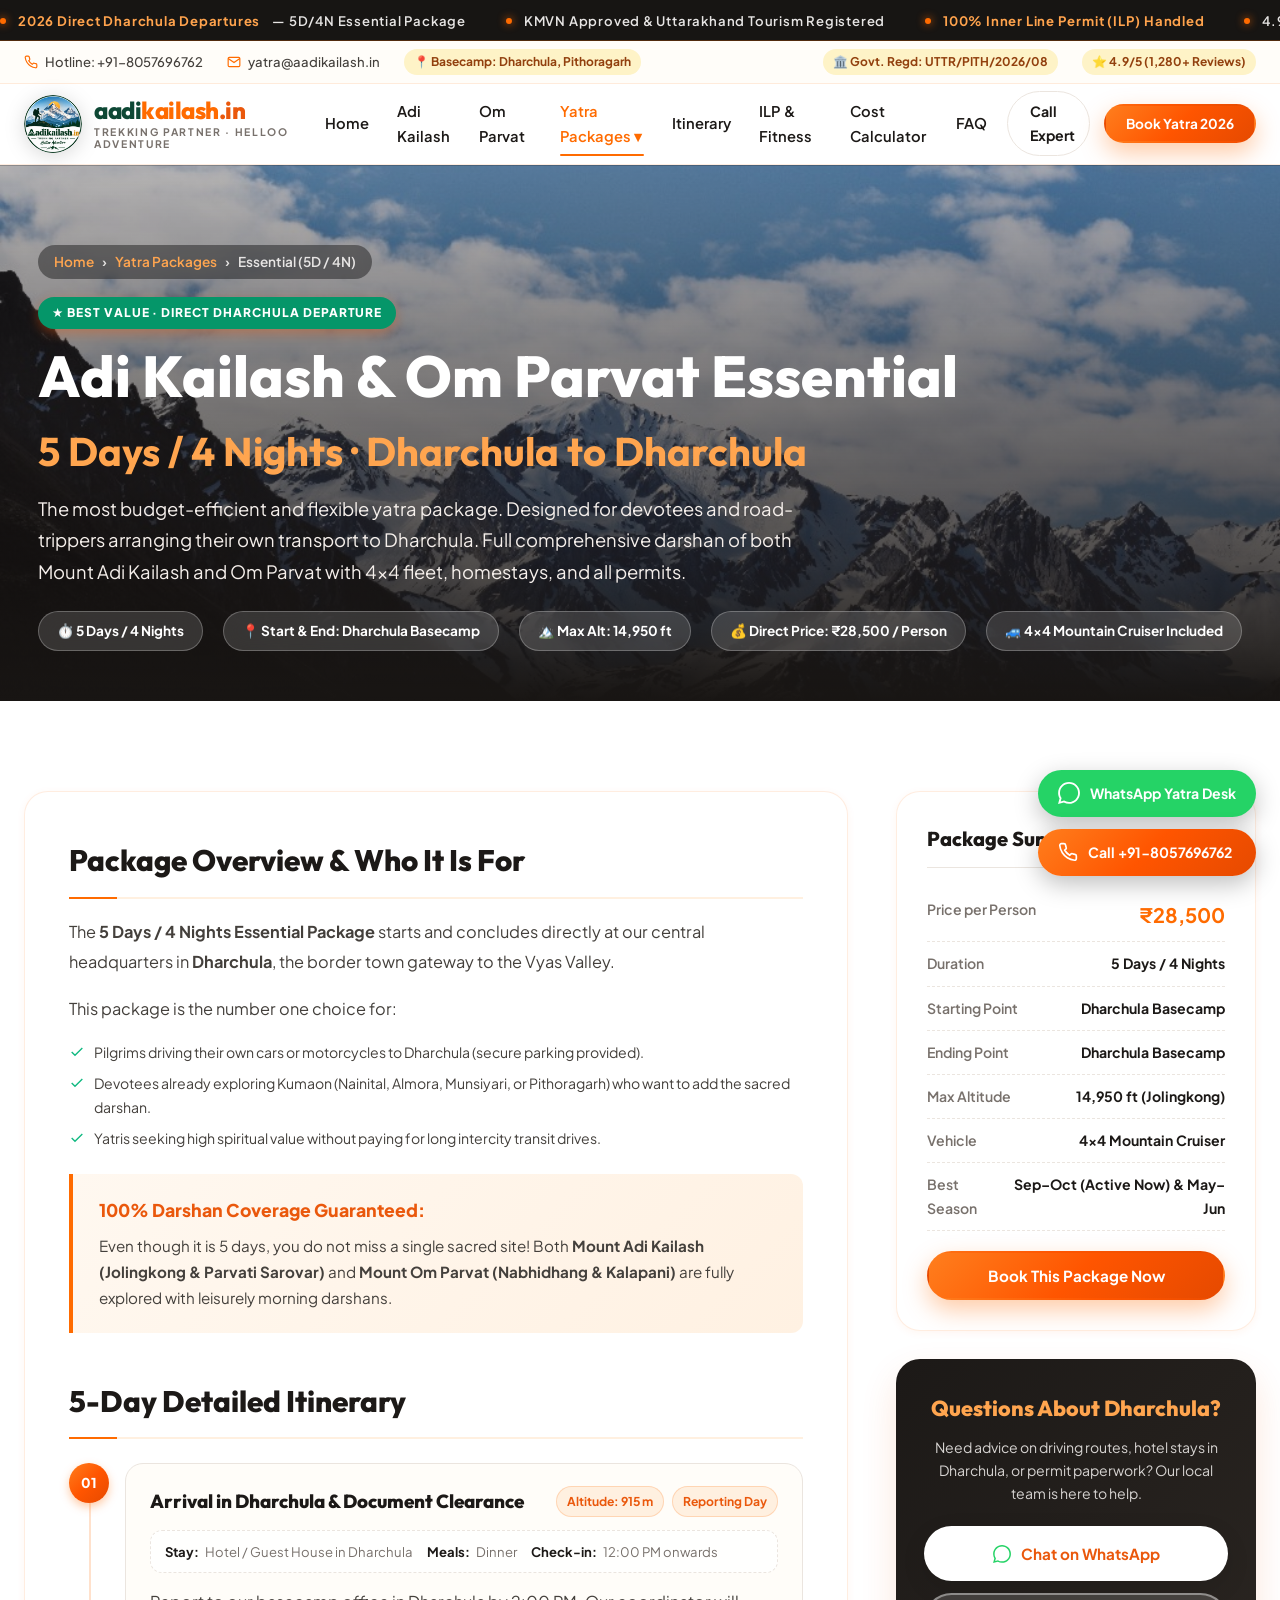
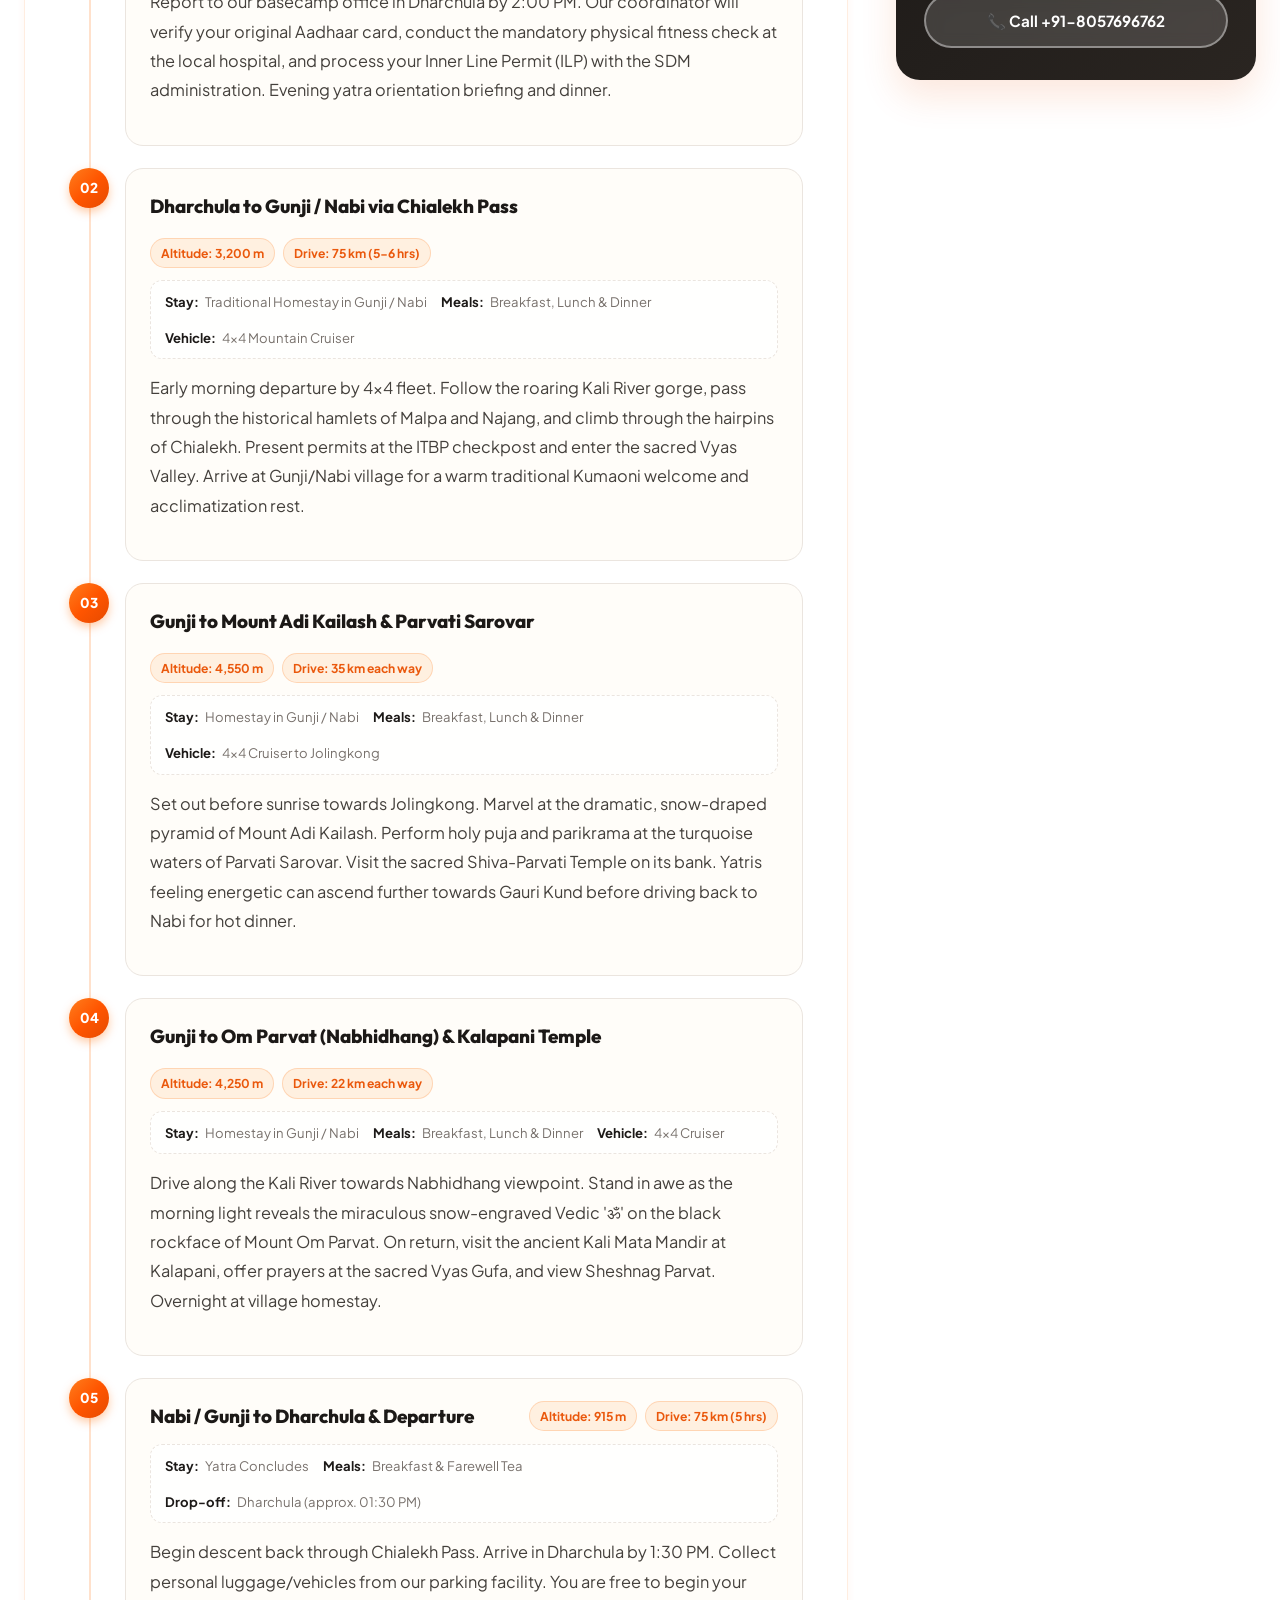
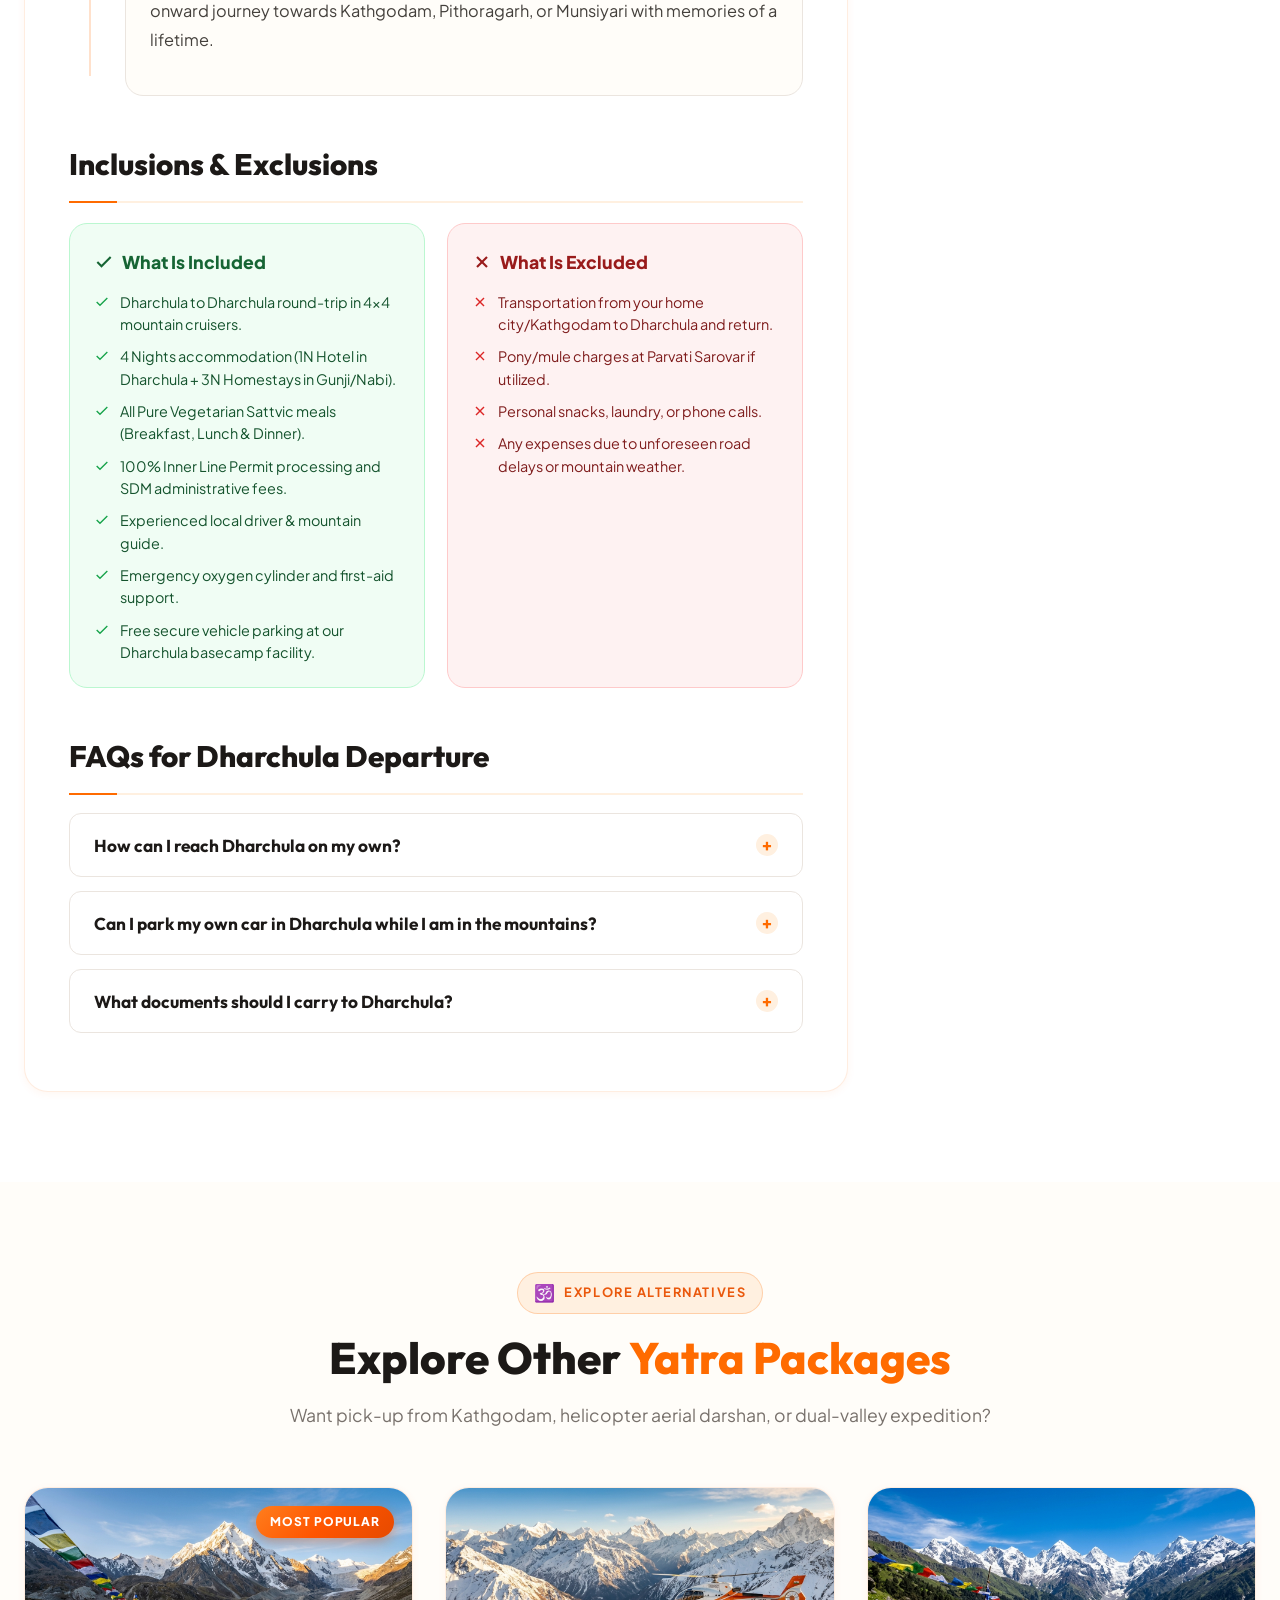
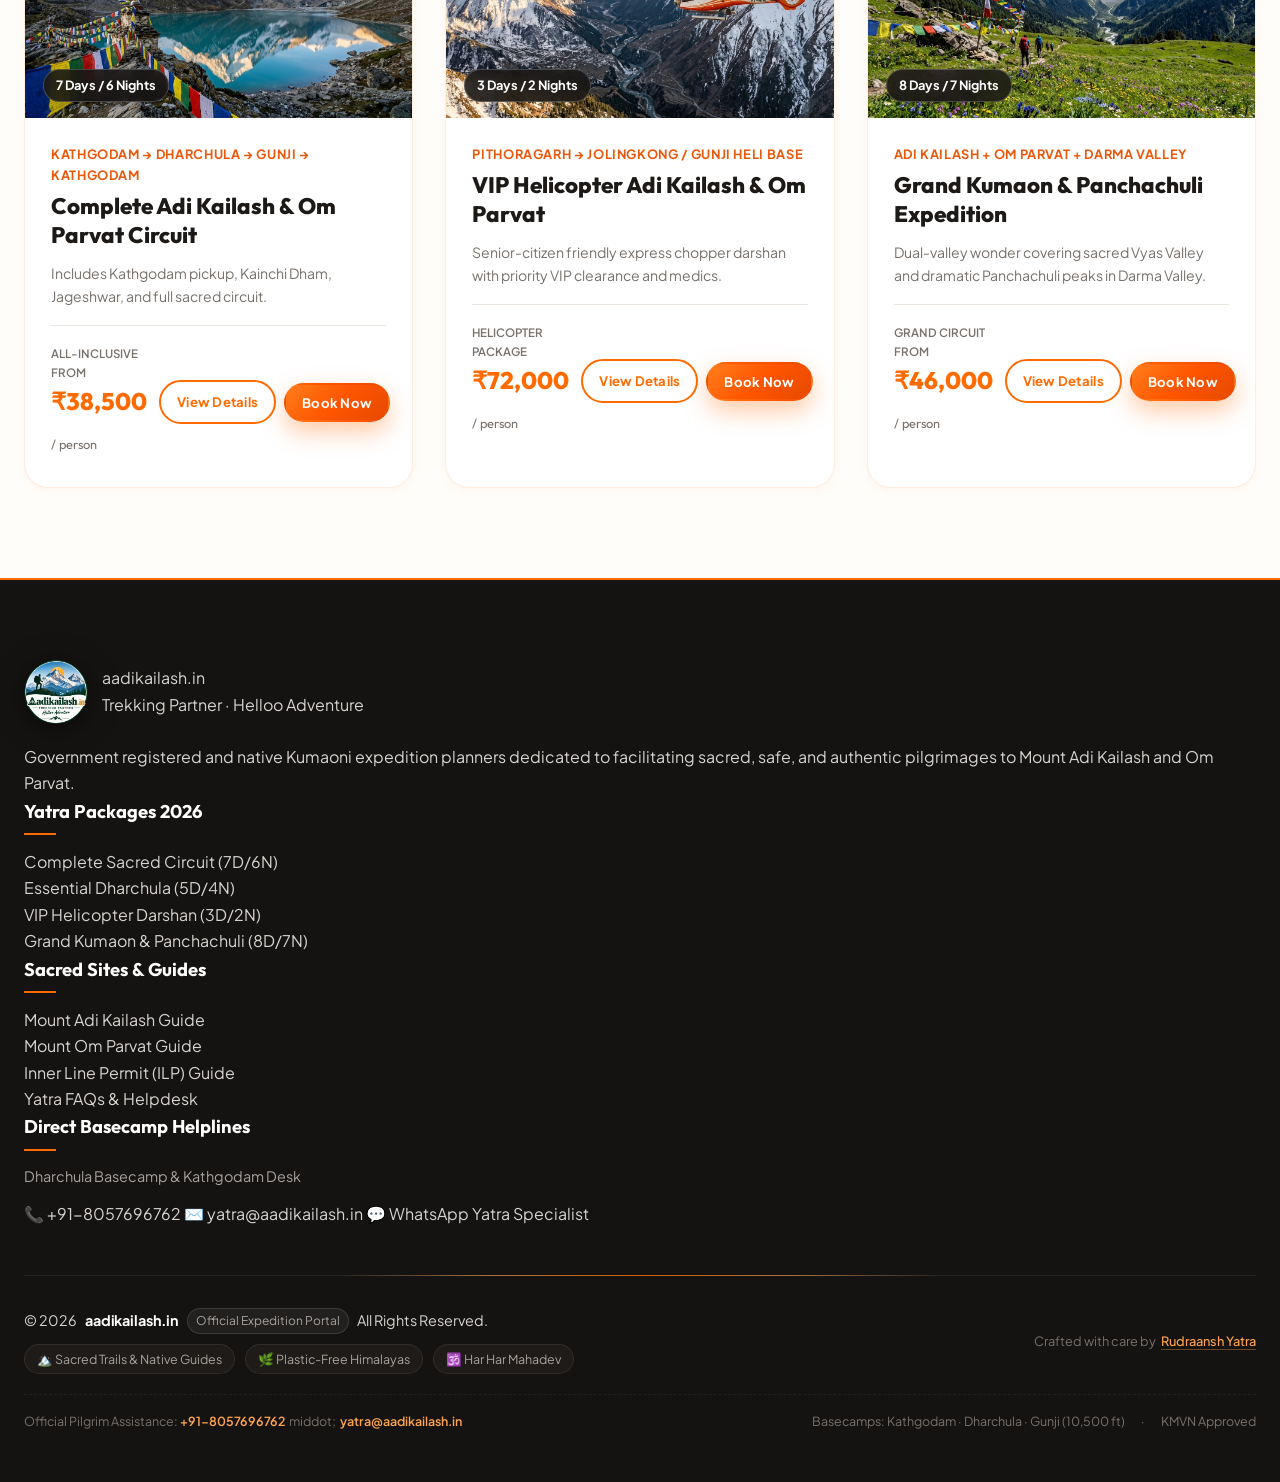
<file: package-essential.html>
<!DOCTYPE html>
<html lang="en">
<head>
  <meta charset="UTF-8">
  <meta name="viewport" content="width=device-width, initial-scale=1.0">
  <title>Adi Kailash & Om Parvat Essential (5D/4N) from Dharchula | aadikailash.in</title>
  <meta name="description" content="5 Days / 4 Nights Adi Kailash and Om Parvat Essential Package starting directly from Dharchula Basecamp. Covers Jolingkong, Parvati Sarovar, Nabhidhang Om Parvat, homestay, meals & permits for ₹28,500.">
  <meta name="keywords" content="Adi Kailash Essential, Dharchula to Adi Kailash, 5 days Om Parvat package, Adi Kailash self drive, Chhota Kailash Dharchula tour">
  
  <!-- Open Graph -->
  <meta property="og:title" content="Adi Kailash & Om Parvat Essential (5D/4N) - Dharchula Basecamp">
  <meta property="og:description" content="5 Days / 4 Nights spiritual yatra from Dharchula to Adi Kailash & Om Parvat with 4x4, homestays, meals and 100% permit assistance. ₹28,500/person.">
  <meta property="og:image" content="assets/images/om-parvat-cover.jpg">
  <meta property="og:url" content="https://aadikailash.in/package-essential.html">

  <link rel="icon" type="image/png" href="assets/images/favicon.png">
  <link rel="apple-touch-icon" href="assets/images/favicon.png">
  <link rel="stylesheet" href="style.css">
</head>
<body>

  <!-- Top Announcement Ticker -->
  <div class="announcement-ticker">
    <div class="ticker-track">
      <div class="ticker-item">
        <span class="dot"></span>
        <span class="ticker-highlight">2026 Direct Dharchula Departures</span> — 5D/4N Essential Package
      </div>
      <div class="ticker-item">
        <span class="dot"></span>
        <span>KMVN Approved &amp; Uttarakhand Tourism Registered</span>
      </div>
      <div class="ticker-item">
        <span class="dot"></span>
        <span class="ticker-highlight">100% Inner Line Permit (ILP) Handled</span>
      </div>
      <div class="ticker-item">
        <span class="dot"></span>
        <span>4.9 ★ Google Rating · 4,800+ Blessed Pilgrims</span>
      </div>
    </div>
  </div>

  <!-- Top Bar -->
  <div class="top-bar">
    <div class="container top-bar-inner">
      <div class="top-bar-left">
        <a href="tel:+918057696762" class="top-contact-link">
          <svg viewBox="0 0 24 24" fill="none" stroke="currentColor" stroke-width="2"><path d="M22 16.92v3a2 2 0 0 1-2.18 2 19.79 19.79 0 0 1-8.63-3.07 19.5 19.5 0 0 1-6-6 19.79 19.79 0 0 1-3.07-8.67A2 2 0 0 1 4.11 2h3a2 2 0 0 1 2 1.72 12.84 12.84 0 0 0 .7 2.81 2 2 0 0 1-.45 2.11L8.09 9.91a16 16 0 0 0 6 6l1.27-1.27a2 2 0 0 1 2.11-.45 12.84 12.84 0 0 0 2.81.7A2 2 0 0 1 22 16.92z"></path></svg>
          Hotline: +91-8057696762
        </a>
        <a href="mailto:yatra@aadikailash.in" class="top-contact-link">
          <svg viewBox="0 0 24 24" fill="none" stroke="currentColor" stroke-width="2"><path d="M4 4h16c1.1 0 2 .9 2 2v12c0 1.1-.9 2-2 2H4c-1.1 0-2-.9-2-2V6c0-1.1.9-2 2-2z"></path><polyline points="22,6 12,13 2,6"></polyline></svg>
          yatra@aadikailash.in
        </a>
        <span class="trust-pill">📍 Basecamp: Dharchula, Pithoragarh</span>
      </div>
      <div class="top-bar-right">
        <span class="trust-pill">🏛️ Govt. Regd: UTTR/PITH/2026/08</span>
        <span class="trust-pill">⭐ 4.9/5 (1,280+ Reviews)</span>
      </div>
    </div>
  </div>

  <!-- Header Navigation -->
  <header class="main-header" id="mainHeader">
    <div class="container header-inner">
      <div class="logo-wrapper">
        <a href="index.html" class="logo-link">
          <img src="assets/images/brand-logo.png" alt="aadikailash.in" class="logo-img">
          <div class="logo-brand-info">
            <div class="logo-brand-title">
              aadi<span class="brand-saffron">kailash</span><span class="brand-dot">.in</span>
            </div>
            <div class="logo-brand-sub">Trekking Partner · Helloo Adventure</div>
          </div>
        </a>
      </div>

      <nav class="nav-menu">
        <a href="index.html" class="nav-link">Home</a>
        <a href="adi-kailash.html" class="nav-link">Adi Kailash</a>
        <a href="om-parvat.html" class="nav-link">Om Parvat</a>
        <div class="nav-dropdown">
          <a href="index.html#packages" class="nav-link active">Yatra Packages ▾</a>
          <div class="nav-dropdown-menu">
            <a href="package-complete-circuit.html" class="nav-dropdown-item">
              <span>Complete Circuit (7D/6N)</span>
              <span class="badge">Popular</span>
            </a>
            <a href="package-essential.html" class="nav-dropdown-item active">
              <span>Essential Dharchula (5D/4N)</span>
              <span class="badge">Best Value</span>
            </a>
            <a href="package-helicopter.html" class="nav-dropdown-item">
              <span>VIP Helicopter (3D/2N)</span>
              <span class="badge">VIP</span>
            </a>
            <a href="package-grand-kumaon.html" class="nav-dropdown-item">
              <span>Grand Kumaon &amp; Darma (8D/7N)</span>
              <span class="badge">Expedition</span>
            </a>
          </div>
        </div>
        <a href="index.html#itinerary" class="nav-link">Itinerary</a>
        <a href="ilp-fitness.html" class="nav-link">ILP &amp; Fitness</a>
        <a href="index.html#calculator" class="nav-link">Cost Calculator</a>
        <a href="faq.html" class="nav-link">FAQ</a>
      </nav>

      <div class="header-cta-group">
        <a href="tel:+918057696762" class="btn-header-call">
          <svg viewBox="0 0 24 24" fill="none" stroke="currentColor" stroke-width="2"><path d="M22 16.92v3a2 2 0 0 1-2.18 2 19.79 19.79 0 0 1-8.63-3.07 19.5 19.5 0 0 1-6-6 19.79 19.79 0 0 1-3.07-8.67A2 2 0 0 1 4.11 2h3a2 2 0 0 1 2 1.72 12.84 12.84 0 0 0 .7 2.81 2 2 0 0 1-.45 2.11L8.09 9.91a16 16 0 0 0 6 6l1.27-1.27a2 2 0 0 1 2.11-.45 12.84 12.84 0 0 0 2.81.7A2 2 0 0 1 22 16.92z"></path></svg>
          <span>Call Expert</span>
        </a>
        <button class="btn btn-primary btn-sm btn-open-booking" data-package-name="Adi Kailash Essential (5D/4N Dharchula)">
          Book Yatra 2026
        </button>
        <button class="mobile-nav-toggle" id="mobileNavToggle" aria-label="Open Navigation Menu">
          <svg viewBox="0 0 24 24" fill="none" stroke="currentColor" stroke-width="2"><line x1="3" y1="12" x2="21" y2="12"></line><line x1="3" y1="6" x2="21" y2="6"></line><line x1="3" y1="18" x2="21" y2="18"></line></svg>
        </button>
      </div>
    </div>
  </header>

  <!-- Mobile Drawer -->
  <div class="drawer-overlay" id="drawerOverlay"></div>
  <aside class="mobile-drawer" id="mobileDrawer">
    <div class="drawer-header">
      <div style="display: flex; align-items: center; gap: 10px;">
        <img src="assets/images/brand-logo.png" alt="aadikailash.in" class="drawer-logo-img">
        <div class="logo-brand-info">
          <div class="logo-brand-title" style="font-size: 1.25rem;">
            aadi<span class="brand-saffron">kailash</span><span class="brand-dot">.in</span>
          </div>
          <div class="logo-brand-sub">Trekking Partner</div>
        </div>
      </div>
      <button class="drawer-close-btn" id="drawerCloseBtn">&times;</button>
    </div>
    <div class="mobile-nav-links">
      <a href="index.html" class="mobile-nav-link">Home</a>
      <a href="adi-kailash.html" class="mobile-nav-link">Mount Adi Kailash</a>
      <a href="om-parvat.html" class="mobile-nav-link">Mount Om Parvat</a>
      <a href="package-complete-circuit.html" class="mobile-nav-link">7D/6N Complete Circuit (₹38,500)</a>
      <a href="package-essential.html" class="mobile-nav-link active">5D/4N Essential Dharchula (₹28,500)</a>
      <a href="package-helicopter.html" class="mobile-nav-link">3D/2N VIP Helicopter (₹72,000)</a>
      <a href="package-grand-kumaon.html" class="mobile-nav-link">8D/7N Grand Kumaon &amp; Darma (₹46,000)</a>
      <a href="index.html#itinerary" class="mobile-nav-link">Day-Wise Itinerary</a>
      <a href="ilp-fitness.html" class="mobile-nav-link">Inner Line Permit (ILP)</a>
      <a href="index.html#calculator" class="mobile-nav-link">Cost Calculator</a>
      <a href="faq.html" class="mobile-nav-link">FAQ</a>
    </div>
  </aside>

  <!-- Subpage Hero Banner -->
  <section class="subpage-hero subpage-hero-essential">
    <div class="container">
      <div class="breadcrumb">
        <a href="index.html">Home</a>
        <span>›</span>
        <a href="index.html#packages">Yatra Packages</a>
        <span>›</span>
        <span>Essential (5D / 4N)</span>
      </div>

      <div style="margin-bottom: 12px;">
        <span class="package-badge-popular" style="position: static; display: inline-block; background: #059669;">★ Best Value · Direct Dharchula Departure</span>
      </div>

      <h1 class="subpage-hero-title">
        Adi Kailash &amp; Om Parvat Essential <br>
        <span style="color: #FFA54F; font-size: clamp(1.8rem, 3.2vw, 2.5rem); font-weight: 700;">5 Days / 4 Nights · Dharchula to Dharchula</span>
      </h1>

      <p class="subpage-hero-desc">
        The most budget-efficient and flexible yatra package. Designed for devotees and road-trippers arranging their own transport to Dharchula. Full comprehensive darshan of both Mount Adi Kailash and Om Parvat with 4x4 fleet, homestays, and all permits.
      </p>

      <div class="subpage-stats-strip">
        <span class="subpage-stat-badge">⏱️ 5 Days / 4 Nights</span>
        <span class="subpage-stat-badge">📍 Start &amp; End: Dharchula Basecamp</span>
        <span class="subpage-stat-badge">🏔️ Max Alt: 14,950 ft</span>
        <span class="subpage-stat-badge">💰 Direct Price: ₹28,500 / Person</span>
        <span class="subpage-stat-badge">🚙 4x4 Mountain Cruiser Included</span>
      </div>
    </div>
  </section>

  <!-- Main Content Layout -->
  <section class="section section-light">
    <div class="container detail-layout-grid">
      <!-- Main Content Left Column -->
      <main class="detail-main-content">
        
        <!-- Block 1: Overview -->
        <article class="detail-section-block">
          <h2>Package Overview &amp; Who It Is For</h2>
          <p>
            The <strong>5 Days / 4 Nights Essential Package</strong> starts and concludes directly at our central headquarters in <strong>Dharchula</strong>, the border town gateway to the Vyas Valley.
          </p>
          <p>
            This package is the number one choice for:
          </p>
          <ul class="package-features-list" style="margin-bottom: 20px;">
            <li><svg viewBox="0 0 24 24" fill="none" stroke="currentColor" stroke-width="2"><polyline points="20 6 9 17 4 12"></polyline></svg> Pilgrims driving their own cars or motorcycles to Dharchula (secure parking provided).</li>
            <li><svg viewBox="0 0 24 24" fill="none" stroke="currentColor" stroke-width="2"><polyline points="20 6 9 17 4 12"></polyline></svg> Devotees already exploring Kumaon (Nainital, Almora, Munsiyari, or Pithoragarh) who want to add the sacred darshan.</li>
            <li><svg viewBox="0 0 24 24" fill="none" stroke="currentColor" stroke-width="2"><polyline points="20 6 9 17 4 12"></polyline></svg> Yatris seeking high spiritual value without paying for long intercity transit drives.</li>
          </ul>

          <div class="highlight-box">
            <h4>100% Darshan Coverage Guaranteed:</h4>
            <p>
              Even though it is 5 days, you do not miss a single sacred site! Both <strong>Mount Adi Kailash (Jolingkong &amp; Parvati Sarovar)</strong> and <strong>Mount Om Parvat (Nabhidhang &amp; Kalapani)</strong> are fully explored with leisurely morning darshans.
            </p>
          </div>
        </article>

        <!-- Block 2: Detailed Day-by-Day Itinerary -->
        <article class="detail-section-block">
          <h2>5-Day Detailed Itinerary</h2>

          <div class="pkg-timeline">
            <!-- Day 1 -->
            <div class="pkg-day-card">
              <div class="pkg-day-pill">01</div>
              <div class="pkg-day-inner">
                <div class="pkg-day-header">
                  <h3 class="pkg-day-title">Arrival in Dharchula &amp; Document Clearance</h3>
                  <div class="pkg-day-badges">
                    <span class="pkg-day-badge">Altitude: 915 m</span>
                    <span class="pkg-day-badge">Reporting Day</span>
                  </div>
                </div>
                <div class="pkg-meta-strip">
                  <div class="pkg-meta-item"><strong>Stay:</strong> Hotel / Guest House in Dharchula</div>
                  <div class="pkg-meta-item"><strong>Meals:</strong> Dinner</div>
                  <div class="pkg-meta-item"><strong>Check-in:</strong> 12:00 PM onwards</div>
                </div>
                <p>
                  Report to our basecamp office in Dharchula by 2:00 PM. Our coordinator will verify your original Aadhaar card, conduct the mandatory physical fitness check at the local hospital, and process your Inner Line Permit (ILP) with the SDM administration. Evening yatra orientation briefing and dinner.
                </p>
              </div>
            </div>

            <!-- Day 2 -->
            <div class="pkg-day-card">
              <div class="pkg-day-pill">02</div>
              <div class="pkg-day-inner">
                <div class="pkg-day-header">
                  <h3 class="pkg-day-title">Dharchula to Gunji / Nabi via Chialekh Pass</h3>
                  <div class="pkg-day-badges">
                    <span class="pkg-day-badge">Altitude: 3,200 m</span>
                    <span class="pkg-day-badge">Drive: 75 km (5-6 hrs)</span>
                  </div>
                </div>
                <div class="pkg-meta-strip">
                  <div class="pkg-meta-item"><strong>Stay:</strong> Traditional Homestay in Gunji / Nabi</div>
                  <div class="pkg-meta-item"><strong>Meals:</strong> Breakfast, Lunch &amp; Dinner</div>
                  <div class="pkg-meta-item"><strong>Vehicle:</strong> 4x4 Mountain Cruiser</div>
                </div>
                <p>
                  Early morning departure by 4x4 fleet. Follow the roaring Kali River gorge, pass through the historical hamlets of Malpa and Najang, and climb through the hairpins of Chialekh. Present permits at the ITBP checkpost and enter the sacred Vyas Valley. Arrive at Gunji/Nabi village for a warm traditional Kumaoni welcome and acclimatization rest.
                </p>
              </div>
            </div>

            <!-- Day 3 -->
            <div class="pkg-day-card">
              <div class="pkg-day-pill">03</div>
              <div class="pkg-day-inner">
                <div class="pkg-day-header">
                  <h3 class="pkg-day-title">Gunji to Mount Adi Kailash &amp; Parvati Sarovar</h3>
                  <div class="pkg-day-badges">
                    <span class="pkg-day-badge">Altitude: 4,550 m</span>
                    <span class="pkg-day-badge">Drive: 35 km each way</span>
                  </div>
                </div>
                <div class="pkg-meta-strip">
                  <div class="pkg-meta-item"><strong>Stay:</strong> Homestay in Gunji / Nabi</div>
                  <div class="pkg-meta-item"><strong>Meals:</strong> Breakfast, Lunch &amp; Dinner</div>
                  <div class="pkg-meta-item"><strong>Vehicle:</strong> 4x4 Cruiser to Jolingkong</div>
                </div>
                <p>
                  Set out before sunrise towards Jolingkong. Marvel at the dramatic, snow-draped pyramid of Mount Adi Kailash. Perform holy puja and parikrama at the turquoise waters of Parvati Sarovar. Visit the sacred Shiva-Parvati Temple on its bank. Yatris feeling energetic can ascend further towards Gauri Kund before driving back to Nabi for hot dinner.
                </p>
              </div>
            </div>

            <!-- Day 4 -->
            <div class="pkg-day-card">
              <div class="pkg-day-pill">04</div>
              <div class="pkg-day-inner">
                <div class="pkg-day-header">
                  <h3 class="pkg-day-title">Gunji to Om Parvat (Nabhidhang) &amp; Kalapani Temple</h3>
                  <div class="pkg-day-badges">
                    <span class="pkg-day-badge">Altitude: 4,250 m</span>
                    <span class="pkg-day-badge">Drive: 22 km each way</span>
                  </div>
                </div>
                <div class="pkg-meta-strip">
                  <div class="pkg-meta-item"><strong>Stay:</strong> Homestay in Gunji / Nabi</div>
                  <div class="pkg-meta-item"><strong>Meals:</strong> Breakfast, Lunch &amp; Dinner</div>
                  <div class="pkg-meta-item"><strong>Vehicle:</strong> 4x4 Cruiser</div>
                </div>
                <p>
                  Drive along the Kali River towards Nabhidhang viewpoint. Stand in awe as the morning light reveals the miraculous snow-engraved Vedic 'ॐ' on the black rockface of Mount Om Parvat. On return, visit the ancient Kali Mata Mandir at Kalapani, offer prayers at the sacred Vyas Gufa, and view Sheshnag Parvat. Overnight at village homestay.
                </p>
              </div>
            </div>

            <!-- Day 5 -->
            <div class="pkg-day-card">
              <div class="pkg-day-pill">05</div>
              <div class="pkg-day-inner">
                <div class="pkg-day-header">
                  <h3 class="pkg-day-title">Nabi / Gunji to Dharchula &amp; Departure</h3>
                  <div class="pkg-day-badges">
                    <span class="pkg-day-badge">Altitude: 915 m</span>
                    <span class="pkg-day-badge">Drive: 75 km (5 hrs)</span>
                  </div>
                </div>
                <div class="pkg-meta-strip">
                  <div class="pkg-meta-item"><strong>Stay:</strong> Yatra Concludes</div>
                  <div class="pkg-meta-item"><strong>Meals:</strong> Breakfast &amp; Farewell Tea</div>
                  <div class="pkg-meta-item"><strong>Drop-off:</strong> Dharchula (approx. 01:30 PM)</div>
                </div>
                <p>
                  Begin descent back through Chialekh Pass. Arrive in Dharchula by 1:30 PM. Collect personal luggage/vehicles from our parking facility. You are free to begin your onward journey towards Kathgodam, Pithoragarh, or Munsiyari with memories of a lifetime.
                </p>
              </div>
            </div>
          </div>
        </article>

        <!-- Block 3: Inclusions & Exclusions -->
        <article class="detail-section-block">
          <h2>Inclusions &amp; Exclusions</h2>
          <div class="inc-exc-grid">
            <div class="inc-box">
              <h4>
                <svg width="20" height="20" viewBox="0 0 24 24" fill="none" stroke="currentColor" stroke-width="2.5"><polyline points="20 6 9 17 4 12"></polyline></svg>
                What Is Included
              </h4>
              <ul class="inc-list">
                <li><svg viewBox="0 0 24 24" fill="none" stroke="currentColor" stroke-width="2"><polyline points="20 6 9 17 4 12"></polyline></svg> Dharchula to Dharchula round-trip in 4x4 mountain cruisers.</li>
                <li><svg viewBox="0 0 24 24" fill="none" stroke="currentColor" stroke-width="2"><polyline points="20 6 9 17 4 12"></polyline></svg> 4 Nights accommodation (1N Hotel in Dharchula + 3N Homestays in Gunji/Nabi).</li>
                <li><svg viewBox="0 0 24 24" fill="none" stroke="currentColor" stroke-width="2"><polyline points="20 6 9 17 4 12"></polyline></svg> All Pure Vegetarian Sattvic meals (Breakfast, Lunch &amp; Dinner).</li>
                <li><svg viewBox="0 0 24 24" fill="none" stroke="currentColor" stroke-width="2"><polyline points="20 6 9 17 4 12"></polyline></svg> 100% Inner Line Permit processing and SDM administrative fees.</li>
                <li><svg viewBox="0 0 24 24" fill="none" stroke="currentColor" stroke-width="2"><polyline points="20 6 9 17 4 12"></polyline></svg> Experienced local driver &amp; mountain guide.</li>
                <li><svg viewBox="0 0 24 24" fill="none" stroke="currentColor" stroke-width="2"><polyline points="20 6 9 17 4 12"></polyline></svg> Emergency oxygen cylinder and first-aid support.</li>
                <li><svg viewBox="0 0 24 24" fill="none" stroke="currentColor" stroke-width="2"><polyline points="20 6 9 17 4 12"></polyline></svg> Free secure vehicle parking at our Dharchula basecamp facility.</li>
              </ul>
            </div>

            <div class="exc-box">
              <h4>
                <svg width="20" height="20" viewBox="0 0 24 24" fill="none" stroke="currentColor" stroke-width="2.5"><line x1="18" y1="6" x2="6" y2="18"></line><line x1="6" y1="6" x2="18" y2="18"></line></svg>
                What Is Excluded
              </h4>
              <ul class="exc-list">
                <li><svg viewBox="0 0 24 24" fill="none" stroke="currentColor" stroke-width="2"><line x1="18" y1="6" x2="6" y2="18"></line><line x1="6" y1="6" x2="18" y2="18"></line></svg> Transportation from your home city/Kathgodam to Dharchula and return.</li>
                <li><svg viewBox="0 0 24 24" fill="none" stroke="currentColor" stroke-width="2"><line x1="18" y1="6" x2="6" y2="18"></line><line x1="6" y1="6" x2="18" y2="18"></line></svg> Pony/mule charges at Parvati Sarovar if utilized.</li>
                <li><svg viewBox="0 0 24 24" fill="none" stroke="currentColor" stroke-width="2"><line x1="18" y1="6" x2="6" y2="18"></line><line x1="6" y1="6" x2="18" y2="18"></line></svg> Personal snacks, laundry, or phone calls.</li>
                <li><svg viewBox="0 0 24 24" fill="none" stroke="currentColor" stroke-width="2"><line x1="18" y1="6" x2="6" y2="18"></line><line x1="6" y1="6" x2="18" y2="18"></line></svg> Any expenses due to unforeseen road delays or mountain weather.</li>
              </ul>
            </div>
          </div>
        </article>

        <!-- Block 4: Frequently Asked Questions -->
        <article class="detail-section-block">
          <h2>FAQs for Dharchula Departure</h2>
          <div class="faq-list">
            <div class="faq-item">
              <button class="faq-question">
                <span>How can I reach Dharchula on my own?</span>
                <span class="faq-icon">+</span>
              </button>
              <div class="faq-answer">
                <p>
                  From Kathgodam / Haldwani, regular private and shared taxis depart for Dharchula daily (280 km, approx. 8-9 hours via Almora-Pithoragarh). You can also drive your own car or SUV—the road is fully paved all the way to Dharchula.
                </p>
              </div>
            </div>

            <div class="faq-item">
              <button class="faq-question">
                <span>Can I park my own car in Dharchula while I am in the mountains?</span>
                <span class="faq-icon">+</span>
              </button>
              <div class="faq-answer">
                <p>
                  Yes! We provide complimentary, gated, and secure parking for all our registered yatris at our Dharchula basecamp hotel premises during the 4 days you are in Vyas Valley.
                </p>
              </div>
            </div>

            <div class="faq-item">
              <button class="faq-question">
                <span>What documents should I carry to Dharchula?</span>
                <span class="faq-icon">+</span>
              </button>
              <div class="faq-answer">
                <p>
                  Please bring your original Aadhaar Card (with 4 physical photocopies), 4 passport-size photographs, and a basic medical fitness certificate from a registered MBBS practitioner.
                </p>
              </div>
            </div>
          </div>
        </article>

      </main>

      <!-- Sidebar Right Column -->
      <aside class="detail-sidebar">
        <!-- Quick Facts Card -->
        <div class="quick-facts-card">
          <h3>Package Summary</h3>
          <div class="fact-row">
            <span class="fact-label">Price per Person</span>
            <span class="fact-val" style="color: var(--primary-orange); font-size: 1.25rem;">₹28,500</span>
          </div>
          <div class="fact-row">
            <span class="fact-label">Duration</span>
            <span class="fact-val">5 Days / 4 Nights</span>
          </div>
          <div class="fact-row">
            <span class="fact-label">Starting Point</span>
            <span class="fact-val">Dharchula Basecamp</span>
          </div>
          <div class="fact-row">
            <span class="fact-label">Ending Point</span>
            <span class="fact-val">Dharchula Basecamp</span>
          </div>
          <div class="fact-row">
            <span class="fact-label">Max Altitude</span>
            <span class="fact-val">14,950 ft (Jolingkong)</span>
          </div>
          <div class="fact-row">
            <span class="fact-label">Vehicle</span>
            <span class="fact-val">4x4 Mountain Cruiser</span>
          </div>
          <div class="fact-row">
            <span class="fact-label">Best Season</span>
            <span class="fact-val">Sep–Oct (Active Now) &amp; May–Jun</span>
          </div>

          <button class="btn btn-primary btn-open-booking" data-package-name="Adi Kailash Essential (5D/4N Dharchula)" style="width: 100%; margin-top: 20px;">
            Book This Package Now
          </button>
        </div>

        <!-- WhatsApp CTA Card -->
        <div class="sidebar-booking-card">
          <h3>Questions About Dharchula?</h3>
          <p>Need advice on driving routes, hotel stays in Dharchula, or permit paperwork? Our local team is here to help.</p>
          <a href="https://wa.me/918057696762?text=Namaste!%20I%20am%20interested%20in%20the%20Adi%20Kailash%20Essential%20Package%20(5D/4N%20from%20Dharchula).%20Please%20guide%20me." target="_blank" class="btn btn-white" style="width: 100%; margin-bottom: 12px;">
            <svg width="18" height="18" viewBox="0 0 24 24" fill="#25D366"><path d="M.057 24l1.687-6.163c-1.041-1.804-1.588-3.849-1.587-5.946.003-6.556 5.338-11.891 11.893-11.891 3.181.001 6.167 1.24 8.413 3.488 2.245 2.248 3.481 5.236 3.48 8.414-.003 6.557-5.338 11.892-11.893 11.892-1.99-.001-3.951-.5-5.688-1.448l-6.305 1.654zm6.597-3.807c1.676.995 3.276 1.591 5.392 1.592 5.448 0 9.886-4.434 9.889-9.885.002-5.462-4.415-9.89-9.881-9.892-5.452 0-9.887 4.434-9.889 9.884-.001 2.225.651 3.891 1.746 5.634l-.999 3.648 3.742-.981z"/></svg>
            Chat on WhatsApp
          </a>
          <a href="tel:+918057696762" class="btn btn-outline-white" style="width: 100%;">
            📞 Call +91-8057696762
          </a>
        </div>
      </aside>
    </div>
  </section>

  <!-- Other Packages Comparison Section -->
  <section class="section section-cream">
    <div class="container">
      <div class="section-header">
        <div class="section-tag">
          <span class="om-symbol">🕉️</span> Explore Alternatives
        </div>
        <h2 class="section-title">
          Explore Other <span class="highlight">Yatra Packages</span>
        </h2>
        <p class="section-subtitle">
          Want pick-up from Kathgodam, helicopter aerial darshan, or dual-valley expedition?
        </p>
      </div>

      <div class="packages-grid">
        <!-- Package 1: Complete Circuit -->
        <div class="package-card">
          <div class="package-badge-popular">Most Popular</div>
          <div class="package-img-wrap">
            <img src="assets/images/hero-adi-kailash.jpg" alt="Complete Circuit">
            <span class="package-duration-pill">7 Days / 6 Nights</span>
          </div>
          <div class="package-body">
            <span class="package-route-tag">Kathgodam → Dharchula → Gunji → Kathgodam</span>
            <h3 class="package-title">Complete Adi Kailash &amp; Om Parvat Circuit</h3>
            <p style="font-size: 0.88rem; color: var(--text-muted); margin-bottom: 16px;">
              Includes Kathgodam pickup, Kainchi Dham, Jageshwar, and full sacred circuit.
            </p>
            <div class="package-footer">
              <div class="package-price-wrap">
                <span class="label">All-Inclusive From</span>
                <strong class="price">₹38,500 <small style="font-size: 0.8rem; font-weight: normal; color: var(--text-muted);">/ person</small></strong>
              </div>
              <div class="package-footer-actions">
                <a href="package-complete-circuit.html" class="btn btn-outline-orange btn-xs">View Details</a>
                <button class="btn btn-primary btn-xs btn-open-booking" data-package-name="Complete Sacred Kumaon & Adi Kailash (7D/6N)">Book Now</button>
              </div>
            </div>
          </div>
        </div>

        <!-- Package 3: Helicopter -->
        <div class="package-card">
          <div class="package-img-wrap">
            <img src="assets/images/helicopter-yatra.jpg" alt="VIP Helicopter Adi Kailash">
            <span class="package-duration-pill">3 Days / 2 Nights</span>
          </div>
          <div class="package-body">
            <span class="package-route-tag">Pithoragarh → Jolingkong / Gunji Heli Base</span>
            <h3 class="package-title">VIP Helicopter Adi Kailash &amp; Om Parvat</h3>
            <p style="font-size: 0.88rem; color: var(--text-muted); margin-bottom: 16px;">
              Senior-citizen friendly express chopper darshan with priority VIP clearance and medics.
            </p>
            <div class="package-footer">
              <div class="package-price-wrap">
                <span class="label">Helicopter Package</span>
                <strong class="price">₹72,000 <small style="font-size: 0.8rem; font-weight: normal; color: var(--text-muted);">/ person</small></strong>
              </div>
              <div class="package-footer-actions">
                <a href="package-helicopter.html" class="btn btn-outline-orange btn-xs">View Details</a>
                <button class="btn btn-primary btn-xs btn-open-booking" data-package-name="VIP Helicopter Adi Kailash (3D/2N)">Book Now</button>
              </div>
            </div>
          </div>
        </div>

        <!-- Package 4: Grand Kumaon -->
        <div class="package-card">
          <div class="package-img-wrap">
            <img src="assets/images/panchachuli-darma.jpg" alt="Grand Kumaon and Panchachuli">
            <span class="package-duration-pill">8 Days / 7 Nights</span>
          </div>
          <div class="package-body">
            <span class="package-route-tag">Adi Kailash + Om Parvat + Darma Valley</span>
            <h3 class="package-title">Grand Kumaon &amp; Panchachuli Expedition</h3>
            <p style="font-size: 0.88rem; color: var(--text-muted); margin-bottom: 16px;">
              Dual-valley wonder covering sacred Vyas Valley and dramatic Panchachuli peaks in Darma Valley.
            </p>
            <div class="package-footer">
              <div class="package-price-wrap">
                <span class="label">Grand Circuit From</span>
                <strong class="price">₹46,000 <small style="font-size: 0.8rem; font-weight: normal; color: var(--text-muted);">/ person</small></strong>
              </div>
              <div class="package-footer-actions">
                <a href="package-grand-kumaon.html" class="btn btn-outline-orange btn-xs">View Details</a>
                <button class="btn btn-primary btn-xs btn-open-booking" data-package-name="Grand Kumaon & Panchachuli (8D/7N)">Book Now</button>
              </div>
            </div>
          </div>
        </div>
      </div>
    </div>
  </section>

  <!-- Footer -->
  <footer class="main-footer">
    <div class="container">
      <div class="footer-grid">
        <div class="footer-col">
          <div class="footer-brand">
            <img src="assets/images/brand-logo.png" alt="aadikailash.in" class="footer-logo">
            <div>
              <div class="footer-brand-title">aadi<span class="brand-saffron">kailash</span>.in</div>
              <div class="footer-brand-tag">Trekking Partner · Helloo Adventure</div>
            </div>
          </div>
          <p class="footer-desc">
            Government registered and native Kumaoni expedition planners dedicated to facilitating sacred, safe, and authentic pilgrimages to Mount Adi Kailash and Om Parvat.
          </p>
        </div>

        <div class="footer-col">
          <h4 class="footer-heading">Yatra Packages 2026</h4>
          <ul class="footer-links">
            <li><a href="package-complete-circuit.html">Complete Sacred Circuit (7D/6N)</a></li>
            <li><a href="package-essential.html">Essential Dharchula (5D/4N)</a></li>
            <li><a href="package-helicopter.html">VIP Helicopter Darshan (3D/2N)</a></li>
            <li><a href="package-grand-kumaon.html">Grand Kumaon &amp; Panchachuli (8D/7N)</a></li>
          </ul>
        </div>

        <div class="footer-col">
          <h4 class="footer-heading">Sacred Sites &amp; Guides</h4>
          <ul class="footer-links">
            <li><a href="adi-kailash.html">Mount Adi Kailash Guide</a></li>
            <li><a href="om-parvat.html">Mount Om Parvat Guide</a></li>
            <li><a href="ilp-fitness.html">Inner Line Permit (ILP) Guide</a></li>
            <li><a href="faq.html">Yatra FAQs &amp; Helpdesk</a></li>
          </ul>
        </div>

        <div class="footer-col">
          <h4 class="footer-heading">Direct Basecamp Helplines</h4>
          <p style="color: #A8A29E; font-size: 0.9rem; margin-bottom: 12px;">
            Dharchula Basecamp &amp; Kathgodam Desk
          </p>
          <a href="tel:+918057696762" class="footer-contact-link">📞 +91-8057696762</a>
          <a href="mailto:yatra@aadikailash.in" class="footer-contact-link">✉️ yatra@aadikailash.in</a>
          <a href="https://wa.me/918057696762" target="_blank" class="footer-contact-link">💬 WhatsApp Yatra Specialist</a>
        </div>
      </div>

      <div class="footer-bottom-bar">
        <div class="footer-bottom-main">
          <div class="footer-brand-meta">
            <div class="footer-copyright">
              &copy; 2026 <strong>aadikailash.in</strong>
              <span class="footer-copyright-badge">Official Expedition Portal</span>
              <span>All Rights Reserved.</span>
            </div>
            <div class="footer-sacred-tags">
              <span class="footer-sacred-pill">🏔️ Sacred Trails &amp; Native Guides</span>
              <span class="footer-sacred-pill">🌿 Plastic-Free Himalayas</span>
              <span class="footer-sacred-pill">🕉️ Har Har Mahadev</span>
            </div>
          </div>

          <div class="footer-designer-credit">
            <div class="designer-label-wrap">
              <span class="designer-label">Crafted with care by</span>
              <a href="https://www.rudraanshyatra.com/" target="_blank" rel="noopener noreferrer" class="designer-link-badge">
                <span>Rudraansh Yatra</span>
                <svg viewBox="0 0 24 24" fill="none" stroke="currentColor" stroke-width="2.5"><path d="M7 17l9.2-9.2M17 17V8H8"/></svg>
              </a>
            </div>
            <span class="designer-subtext">Specialists in Sacred Himalayan Pilgrimages</span>
          </div>
        </div>

        <div class="footer-bottom-sub">
          <div>
            Official Pilgrim Assistance: <a href="tel:+918057696762">+91-8057696762</a> &nbspmiddot;&nbsp; 
            <a href="mailto:yatra@aadikailash.in">yatra@aadikailash.in</a>
          </div>
          <div class="footer-portal-stats">
            <span>Basecamps: Kathgodam &middot; Dharchula &middot; Gunji (10,500 ft)</span>
            <span>&middot;</span>
            <span>KMVN Approved</span>
          </div>
        </div>
      </div>
    </div>
  </footer>

  <!-- Booking Modal -->
  <div class="booking-modal" id="bookingModal">
    <div class="booking-modal-card">
      <div class="modal-header">
        <h3>Reserve Your 2026 Yatra Slot</h3>
        <p>Expert local coordinator will contact you with day-wise itinerary &amp; permit details</p>
        <button class="modal-close-btn" id="modalCloseBtn">&times;</button>
      </div>
      <div class="modal-body">
        <form id="yatraBookingForm">
          <div class="modal-form-group">
            <label>Full Name *</label>
            <input type="text" id="modalName" placeholder="e.g. Ramesh Kumar" required>
          </div>

          <div class="modal-form-group">
            <label>WhatsApp / Phone Number *</label>
            <input type="tel" id="modalPhone" placeholder="e.g. +91 98765 43210" required>
          </div>

          <div class="modal-form-group">
            <label>Selected Yatra Package</label>
            <select id="modalPackageSelect">
              <option value="Complete Sacred Kumaon & Adi Kailash (7D/6N)">Complete Sacred Kumaon &amp; Adi Kailash (7D/6N)</option>
              <option value="Adi Kailash Essential (5D/4N Dharchula)" selected>Adi Kailash Essential (5D/4N Dharchula)</option>
              <option value="VIP Helicopter Adi Kailash (3D/2N)">VIP Helicopter Adi Kailash (3D/2N)</option>
              <option value="Grand Kumaon & Panchachuli (8D/7N)">Grand Kumaon &amp; Panchachuli (8D/7N)</option>
            </select>
          </div>

          <div style="display: grid; grid-template-columns: 1fr 1fr; gap: 16px;">
            <div class="modal-form-group">
              <label>Travel Month (2026 / 2027)</label>
              <select id="modalMonth">
                <option value="September 2026" selected>September 2026 (Open Now)</option>
                <option value="October 2026">October 2026 (Clear Skies)</option>
                <option value="May 2027">May 2027 (Pre-Book Summer 2027)</option>
                <option value="June 2027">June 2027 (Pre-Book Summer 2027)</option>
              </select>
            </div>
            <div class="modal-form-group">
              <label>No. of Yatris</label>
              <select id="modalPersons">
                <option value="1">1 Person</option>
                <option value="2" selected>2 Persons</option>
                <option value="3-5">3–5 Persons</option>
                <option value="6-10">6–10 Persons</option>
                <option value="11+">11+ Persons</option>
              </select>
            </div>
          </div>

          <button type="submit" class="btn btn-primary" style="width: 100%; margin-top: 10px; padding: 14px;">
            Send Inquiry to Pithoragarh Desk
          </button>
        </form>
      </div>
    </div>
  </div>

  <!-- Floating Actions Bar -->
  <div class="floating-actions-bar">
    <a href="https://wa.me/918057696762?text=Namaste!%20I%20want%20to%20plan%20the%20Adi%20Kailash%20Essential%20(5D/4N)%20from%20Dharchula." target="_blank" class="floating-btn btn-floating-whatsapp" aria-label="Chat on WhatsApp">
      <svg width="22" height="22" viewBox="0 0 24 24" fill="#FFFFFF"><path d="M.057 24l1.687-6.163c-1.041-1.804-1.588-3.849-1.587-5.946.003-6.556 5.338-11.891 11.893-11.891 3.181.001 6.167 1.24 8.413 3.488 2.245 2.248 3.481 5.236 3.48 8.414-.003 6.557-5.338 11.892-11.893 11.892-1.99-.001-3.951-.5-5.688-1.448l-6.305 1.654zm6.597-3.807c1.676.995 3.276 1.591 5.392 1.592 5.448 0 9.886-4.434 9.889-9.885.002-5.462-4.415-9.89-9.881-9.892-5.452 0-9.887 4.434-9.889 9.884-.001 2.225.651 3.891 1.746 5.634l-.999 3.648 3.742-.981z"/></svg>
      <span>WhatsApp Yatra Desk</span>
    </a>
    <a href="tel:+918057696762" class="floating-btn btn-floating-call" aria-label="Call Yatra Specialist">
      <svg width="20" height="20" viewBox="0 0 24 24" fill="none" stroke="currentColor" stroke-width="2"><path d="M22 16.92v3a2 2 0 0 1-2.18 2 19.79 19.79 0 0 1-8.63-3.07 19.5 19.5 0 0 1-6-6 19.79 19.79 0 0 1-3.07-8.67A2 2 0 0 1 4.11 2h3a2 2 0 0 1 2 1.72 12.84 12.84 0 0 0 .7 2.81 2 2 0 0 1-.45 2.11L8.09 9.91a16 16 0 0 0 6 6l1.27-1.27a2 2 0 0 1 2.11-.45 12.84 12.84 0 0 0 2.81.7A2 2 0 0 1 22 16.92z"></path></svg>
      <span>Call +91-8057696762</span>
    </a>
  </div>

  <script src="main.js"></script>
</body>
</html>
</file>
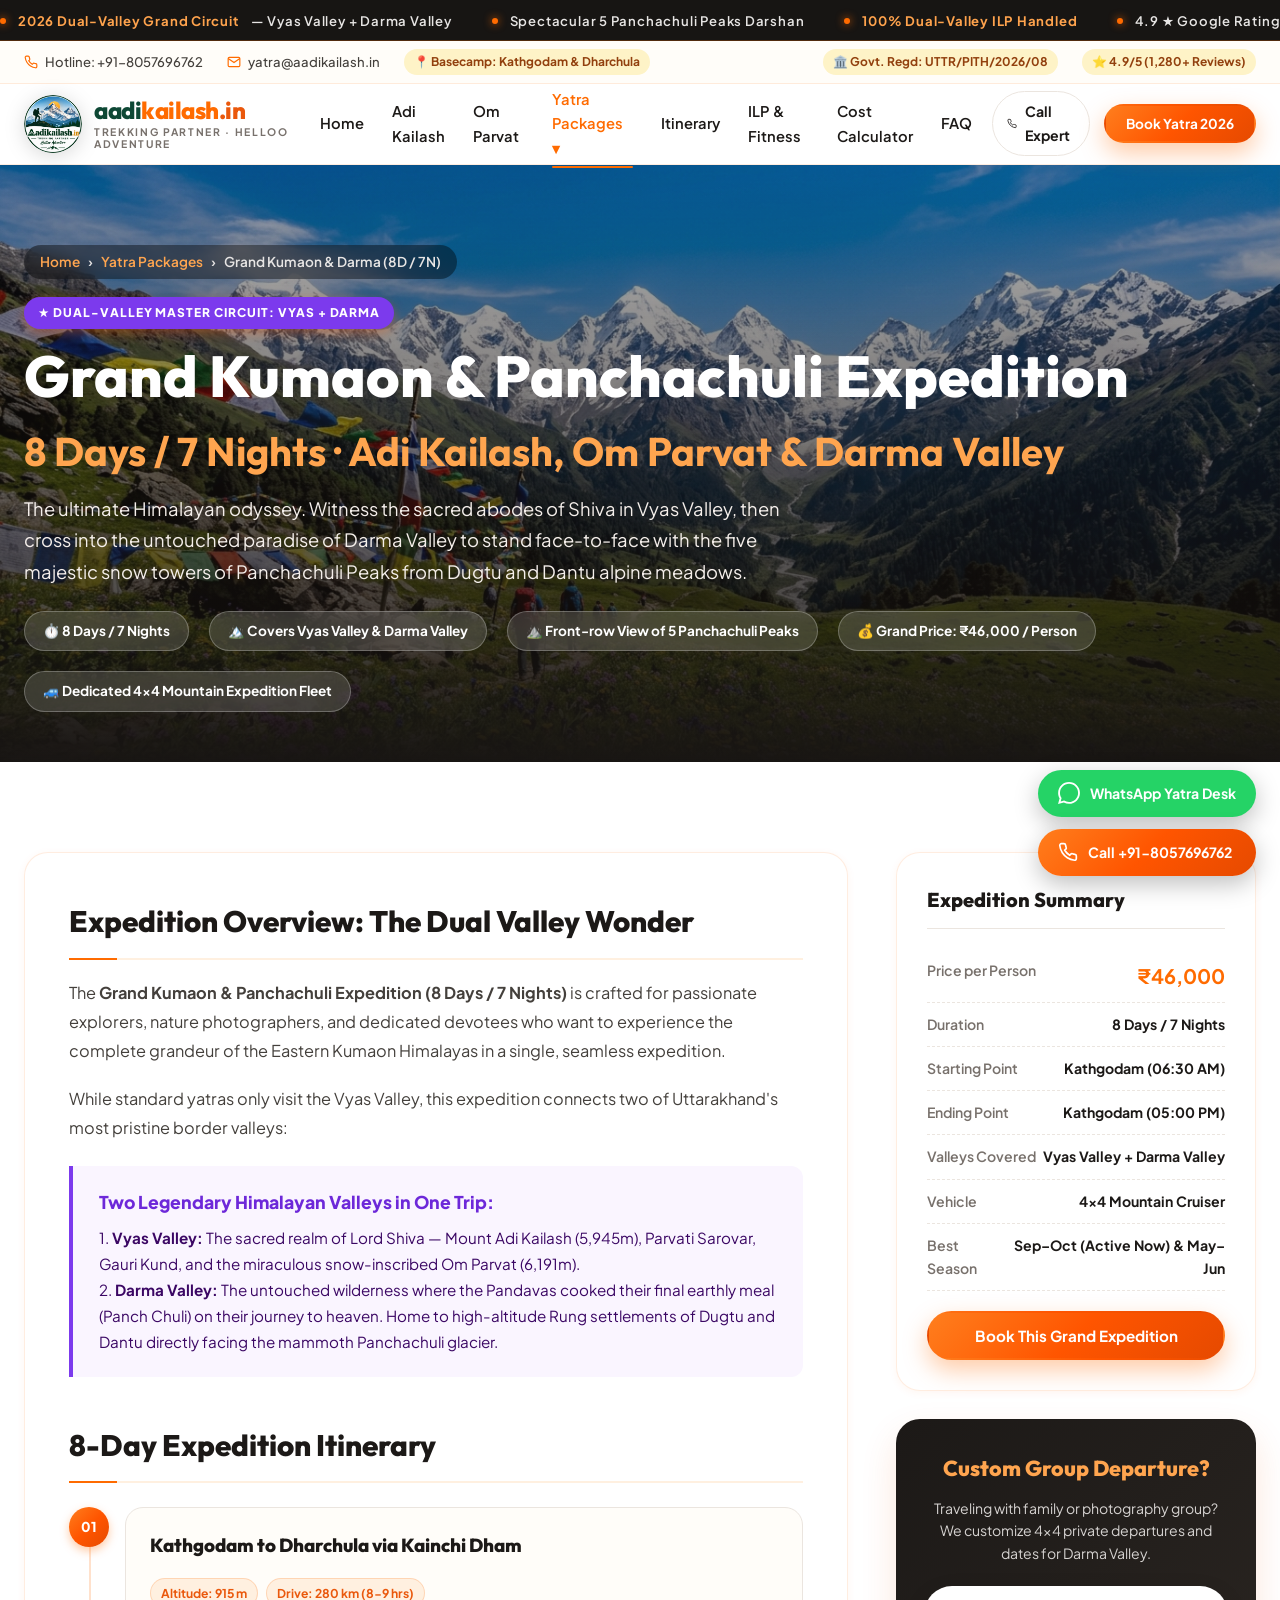
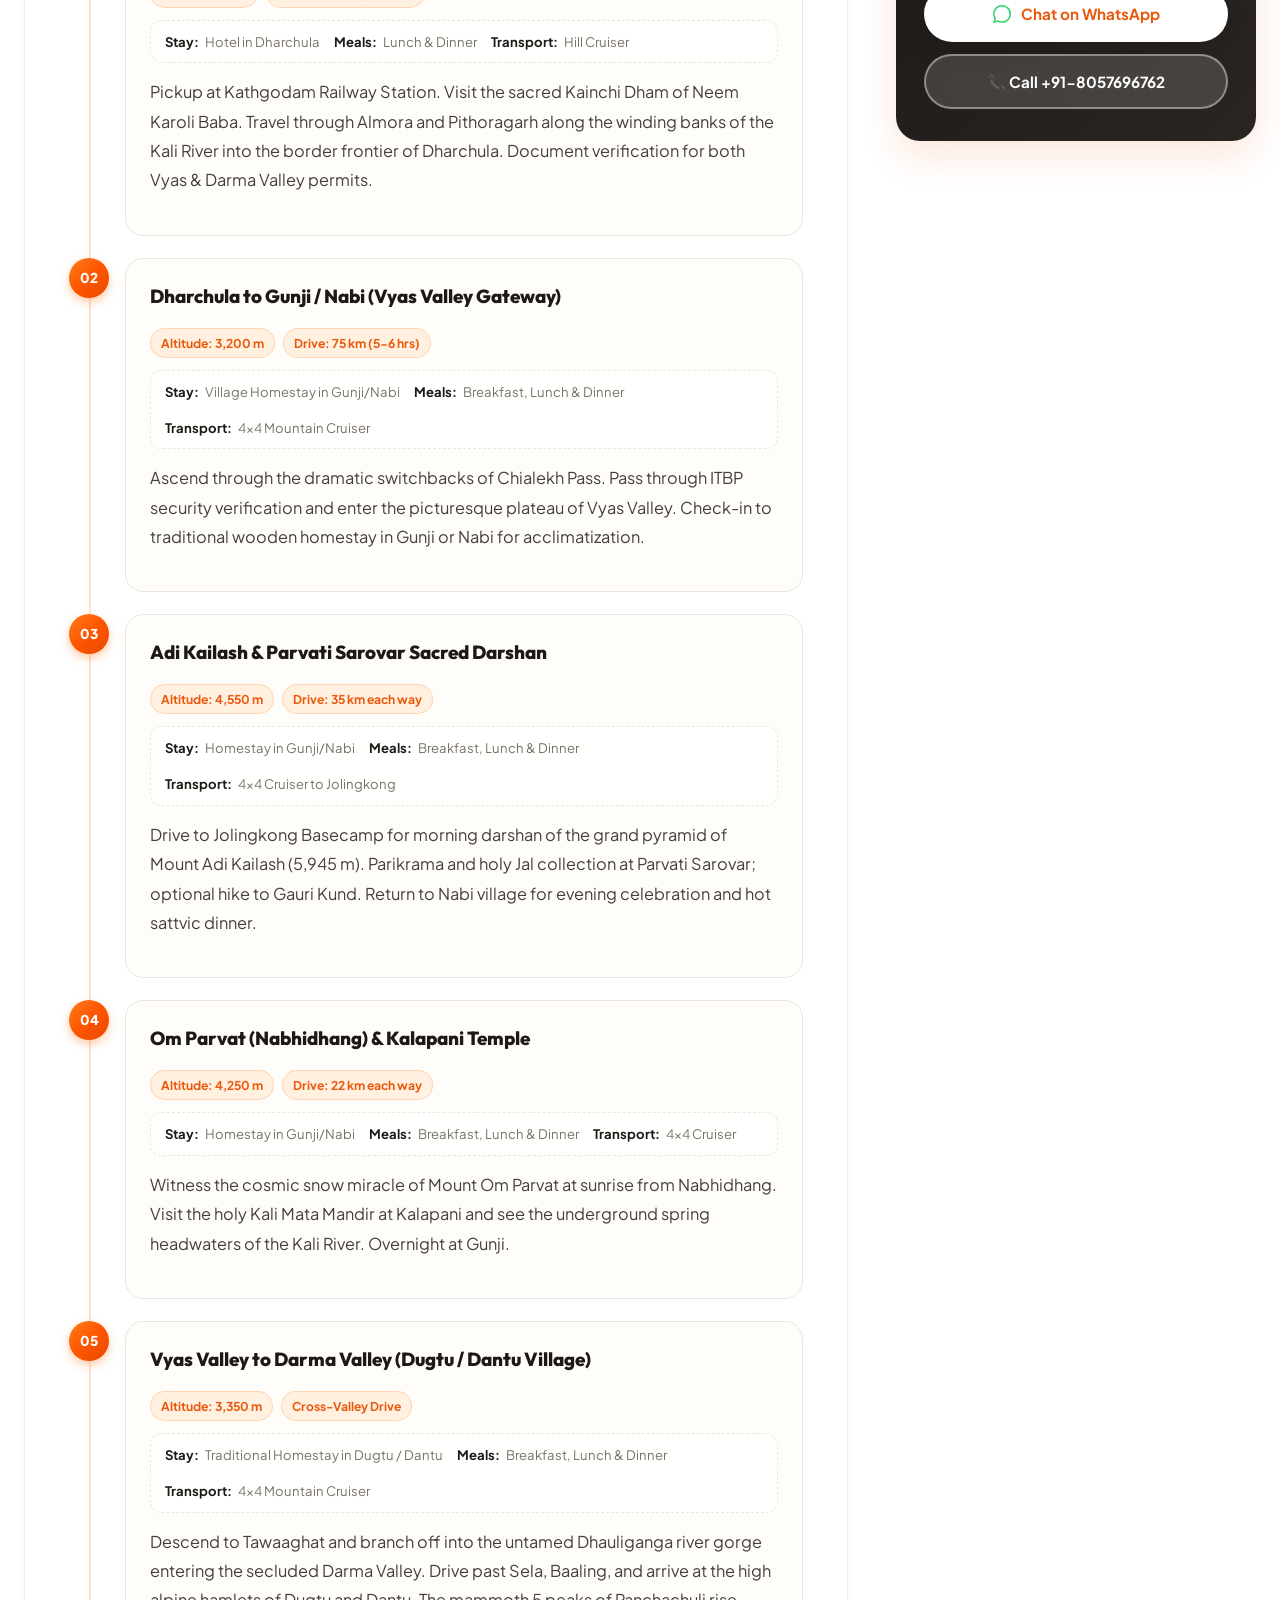
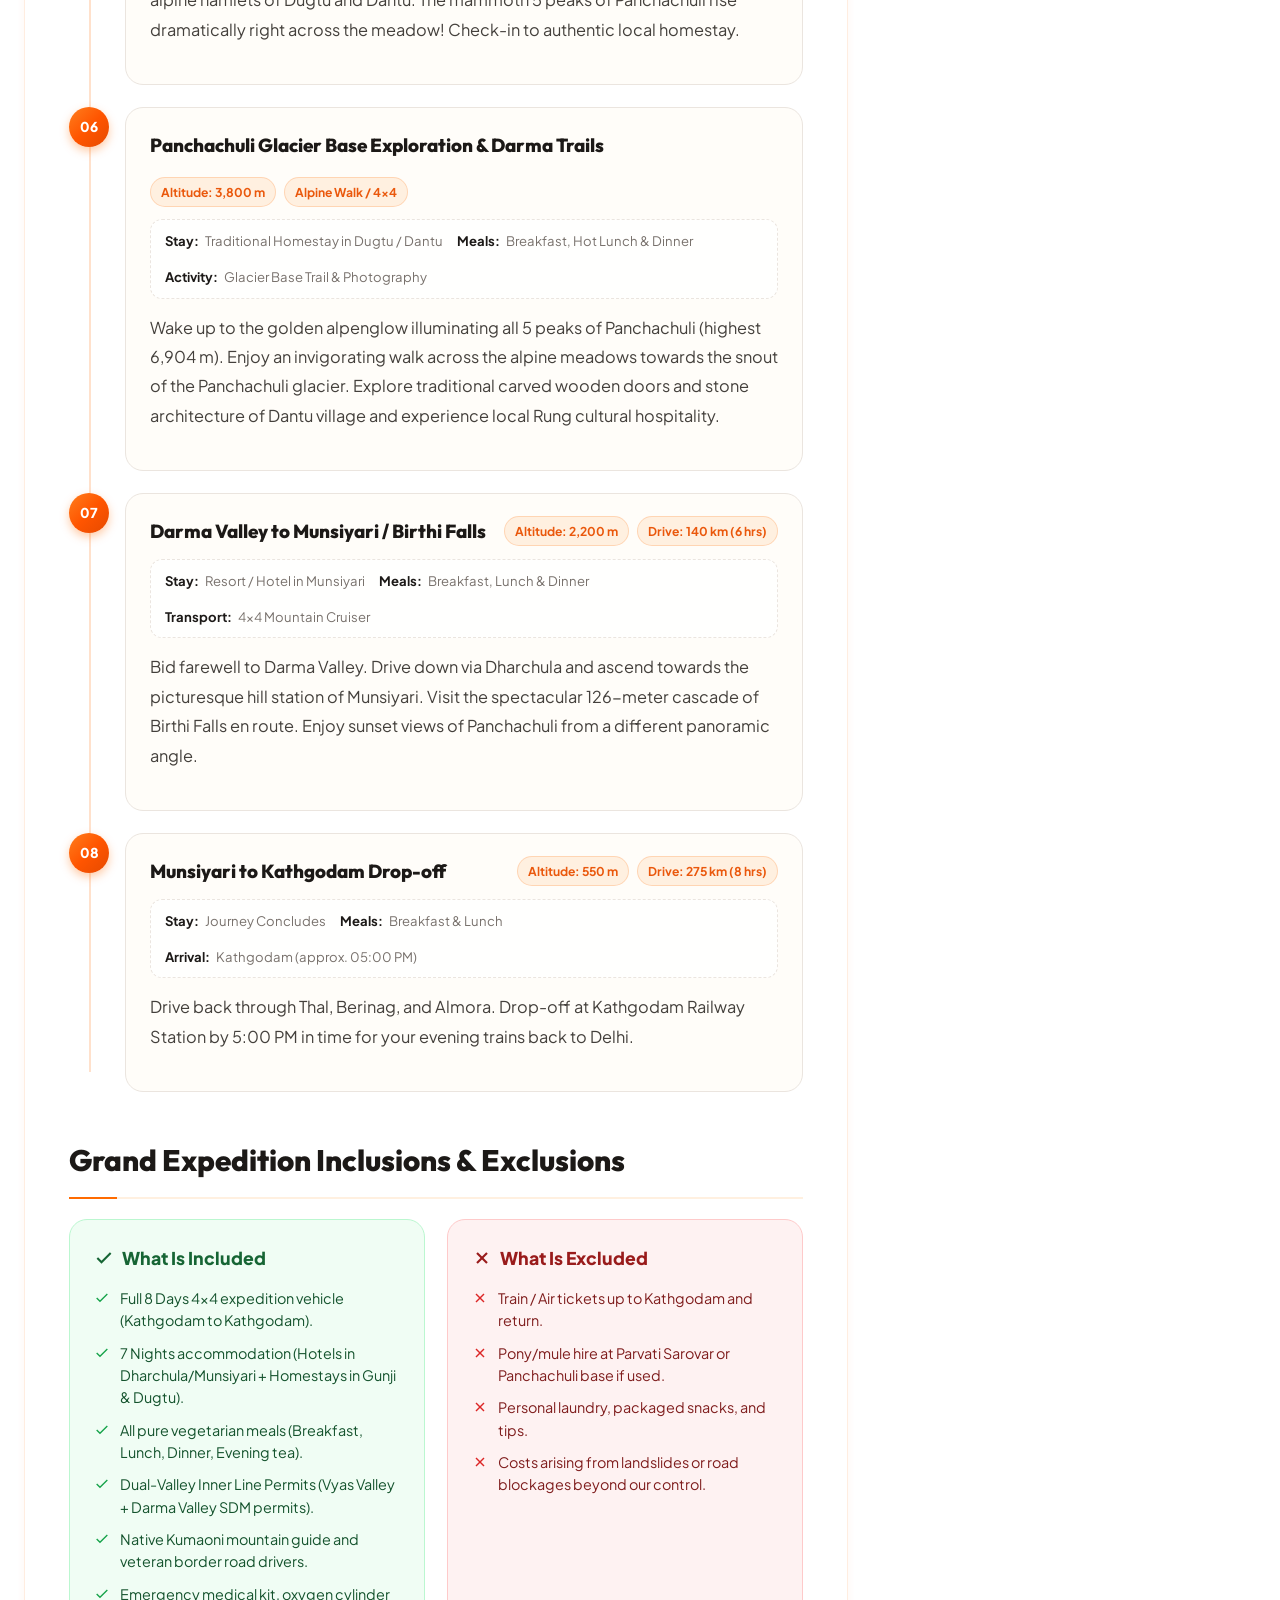
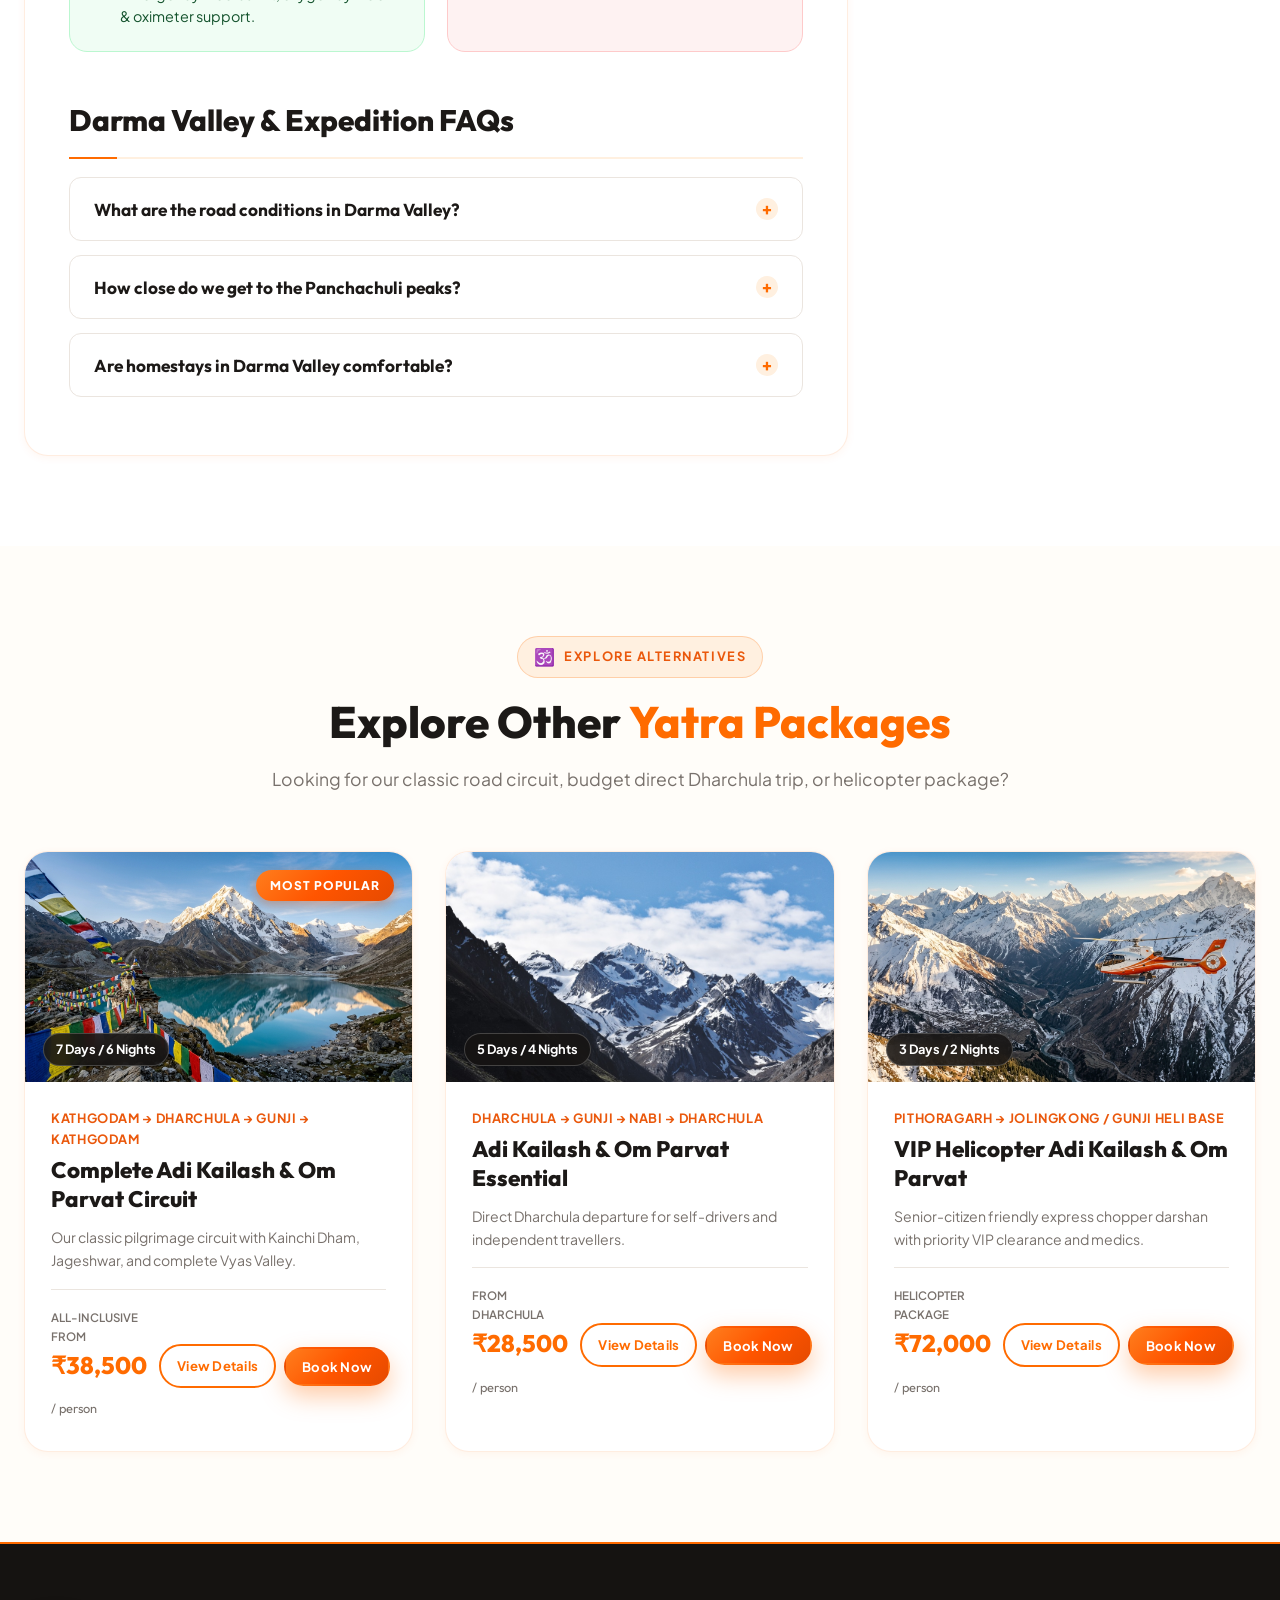
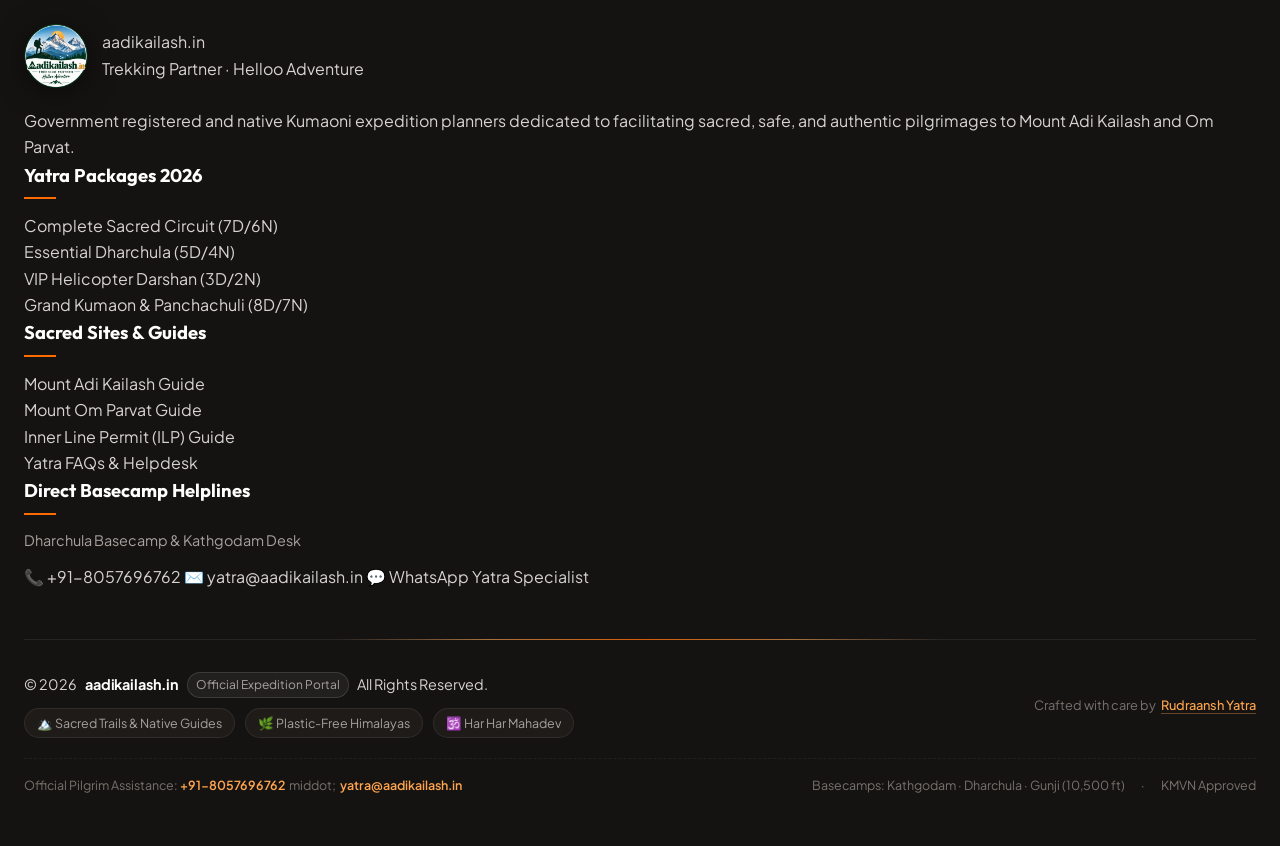
<file: package-grand-kumaon.html>
<!DOCTYPE html>
<html lang="en">
<head>
  <meta charset="UTF-8">
  <meta name="viewport" content="width=device-width, initial-scale=1.0">
  <title>Grand Kumaon & Panchachuli Expedition (8D/7N) | aadikailash.in</title>
  <meta name="description" content="8 Days / 7 Nights Grand Kumaon Expedition combining Vyas Valley (Adi Kailash & Om Parvat) and Darma Valley (Panchachuli Base). Includes 4x4, permits, homestays, and meals for ₹46,000.">
  <meta name="keywords" content="Grand Kumaon Tour, Panchachuli Darma Valley Expedition, Adi Kailash and Darma Valley, Dantu Dugtu Panchachuli base, 8 days Kumaon tour">
  
  <!-- Open Graph -->
  <meta property="og:title" content="Grand Kumaon & Panchachuli Expedition (8D/7N) - Dual Valley Yatra">
  <meta property="og:description" content="8 Days / 7 Nights master Himalayan expedition covering Adi Kailash, Om Parvat, and Darma Valley Panchachuli glacier base. ₹46,000/person.">
  <meta property="og:image" content="assets/images/panchachuli-darma.jpg">
  <meta property="og:url" content="https://aadikailash.in/package-grand-kumaon.html">

  <link rel="icon" type="image/png" href="assets/images/favicon.png">
  <link rel="apple-touch-icon" href="assets/images/favicon.png">
  <link rel="stylesheet" href="style.css">
</head>
<body>

  <!-- Top Announcement Ticker -->
  <div class="announcement-ticker">
    <div class="ticker-track">
      <div class="ticker-item">
        <span class="dot"></span>
        <span class="ticker-highlight">2026 Dual-Valley Grand Circuit</span> — Vyas Valley + Darma Valley
      </div>
      <div class="ticker-item">
        <span class="dot"></span>
        <span>Spectacular 5 Panchachuli Peaks Darshan</span>
      </div>
      <div class="ticker-item">
        <span class="dot"></span>
        <span class="ticker-highlight">100% Dual-Valley ILP Handled</span>
      </div>
      <div class="ticker-item">
        <span class="dot"></span>
        <span>4.9 ★ Google Rating · Native Kumaoni Leadership</span>
      </div>
    </div>
  </div>

  <!-- Top Bar -->
  <div class="top-bar">
    <div class="container top-bar-inner">
      <div class="top-bar-left">
        <a href="tel:+918057696762" class="top-contact-link">
          <svg viewBox="0 0 24 24" fill="none" stroke="currentColor" stroke-width="2"><path d="M22 16.92v3a2 2 0 0 1-2.18 2 19.79 19.79 0 0 1-8.63-3.07 19.5 19.5 0 0 1-6-6 19.79 19.79 0 0 1-3.07-8.67A2 2 0 0 1 4.11 2h3a2 2 0 0 1 2 1.72 12.84 12.84 0 0 0 .7 2.81 2 2 0 0 1-.45 2.11L8.09 9.91a16 16 0 0 0 6 6l1.27-1.27a2 2 0 0 1 2.11-.45 12.84 12.84 0 0 0 2.81.7A2 2 0 0 1 22 16.92z"></path></svg>
          Hotline: +91-8057696762
        </a>
        <a href="mailto:yatra@aadikailash.in" class="top-contact-link">
          <svg viewBox="0 0 24 24" fill="none" stroke="currentColor" stroke-width="2"><path d="M4 4h16c1.1 0 2 .9 2 2v12c0 1.1-.9 2-2 2H4c-1.1 0-2-.9-2-2V6c0-1.1.9-2 2-2z"></path><polyline points="22,6 12,13 2,6"></polyline></svg>
          yatra@aadikailash.in
        </a>
        <span class="trust-pill">📍 Basecamp: Kathgodam &amp; Dharchula</span>
      </div>
      <div class="top-bar-right">
        <span class="trust-pill">🏛️ Govt. Regd: UTTR/PITH/2026/08</span>
        <span class="trust-pill">⭐ 4.9/5 (1,280+ Reviews)</span>
      </div>
    </div>
  </div>

  <!-- Header Navigation -->
  <header class="main-header" id="mainHeader">
    <div class="container header-inner">
      <div class="logo-wrapper">
        <a href="index.html" class="logo-link">
          <img src="assets/images/brand-logo.png" alt="aadikailash.in" class="logo-img">
          <div class="logo-brand-info">
            <div class="logo-brand-title">
              aadi<span class="brand-saffron">kailash</span><span class="brand-dot">.in</span>
            </div>
            <div class="logo-brand-sub">Trekking Partner · Helloo Adventure</div>
          </div>
        </a>
      </div>

      <nav class="nav-menu">
        <a href="index.html" class="nav-link">Home</a>
        <a href="adi-kailash.html" class="nav-link">Adi Kailash</a>
        <a href="om-parvat.html" class="nav-link">Om Parvat</a>
        <div class="nav-dropdown">
          <a href="index.html#packages" class="nav-link active">Yatra Packages ▾</a>
          <div class="nav-dropdown-menu">
            <a href="package-complete-circuit.html" class="nav-dropdown-item">
              <span>Complete Circuit (7D/6N)</span>
              <span class="badge">Popular</span>
            </a>
            <a href="package-essential.html" class="nav-dropdown-item">
              <span>Essential Dharchula (5D/4N)</span>
              <span class="badge">Best Value</span>
            </a>
            <a href="package-helicopter.html" class="nav-dropdown-item">
              <span>VIP Helicopter (3D/2N)</span>
              <span class="badge">VIP</span>
            </a>
            <a href="package-grand-kumaon.html" class="nav-dropdown-item active">
              <span>Grand Kumaon &amp; Darma (8D/7N)</span>
              <span class="badge">Expedition</span>
            </a>
          </div>
        </div>
        <a href="index.html#itinerary" class="nav-link">Itinerary</a>
        <a href="ilp-fitness.html" class="nav-link">ILP &amp; Fitness</a>
        <a href="index.html#calculator" class="nav-link">Cost Calculator</a>
        <a href="faq.html" class="nav-link">FAQ</a>
      </nav>

      <div class="header-cta-group">
        <a href="tel:+918057696762" class="btn-header-call">
          <svg width="15" height="15" viewBox="0 0 24 24" fill="none" stroke="currentColor" stroke-width="2"><path d="M22 16.92v3a2 2 0 0 1-2.18 2 19.79 19.79 0 0 1-8.63-3.07 19.5 19.5 0 0 1-6-6 19.79 19.79 0 0 1-3.07-8.67A2 2 0 0 1 4.11 2h3a2 2 0 0 1 2 1.72 12.84 12.84 0 0 0 .7 2.81 2 2 0 0 1-.45 2.11L8.09 9.91a16 16 0 0 0 6 6l1.27-1.27a2 2 0 0 1 2.11-.45 12.84 12.84 0 0 0 2.81.7A2 2 0 0 1 22 16.92z"></path></svg>
          Call Expert
        </a>
        <button class="btn btn-primary btn-sm btn-open-booking" data-package-name="Grand Kumaon & Panchachuli (8D/7N)">
          Book Yatra 2026
        </button>
        <button class="mobile-nav-toggle" id="mobileNavToggle" aria-label="Open Navigation Menu">
          <svg viewBox="0 0 24 24" fill="none" stroke="currentColor" stroke-width="2"><line x1="3" y1="12" x2="21" y2="12"></line><line x1="3" y1="6" x2="21" y2="6"></line><line x1="3" y1="18" x2="21" y2="18"></line></svg>
        </button>
      </div>
    </div>
  </header>

  <!-- Mobile Drawer -->
  <div class="drawer-overlay" id="drawerOverlay"></div>
  <aside class="mobile-drawer" id="mobileDrawer">
    <div class="drawer-header">
      <div style="display: flex; align-items: center; gap: 10px;">
        <img src="assets/images/brand-logo.png" alt="aadikailash.in" class="drawer-logo-img">
        <div class="logo-brand-info">
          <div class="logo-brand-title" style="font-size: 1.25rem;">
            aadi<span class="brand-saffron">kailash</span><span class="brand-dot">.in</span>
          </div>
          <div class="logo-brand-sub">Trekking Partner</div>
        </div>
      </div>
      <button class="drawer-close-btn" id="drawerCloseBtn">&times;</button>
    </div>
    <div class="mobile-nav-links">
      <a href="index.html" class="mobile-nav-link">Home</a>
      <a href="adi-kailash.html" class="mobile-nav-link">Mount Adi Kailash</a>
      <a href="om-parvat.html" class="mobile-nav-link">Mount Om Parvat</a>
      <a href="package-complete-circuit.html" class="mobile-nav-link">7D/6N Complete Circuit (₹38,500)</a>
      <a href="package-essential.html" class="mobile-nav-link">5D/4N Essential Dharchula (₹28,500)</a>
      <a href="package-helicopter.html" class="mobile-nav-link">3D/2N VIP Helicopter (₹72,000)</a>
      <a href="package-grand-kumaon.html" class="mobile-nav-link active">8D/7N Grand Kumaon &amp; Darma (₹46,000)</a>
      <a href="index.html#itinerary" class="mobile-nav-link">Day-Wise Itinerary</a>
      <a href="ilp-fitness.html" class="mobile-nav-link">Inner Line Permit (ILP)</a>
      <a href="index.html#calculator" class="mobile-nav-link">Cost Calculator</a>
      <a href="faq.html" class="mobile-nav-link">FAQ</a>
    </div>
  </aside>

  <!-- Subpage Hero Banner -->
  <section class="subpage-hero subpage-hero-grand">
    <div class="container">
      <div class="breadcrumb">
        <a href="index.html">Home</a>
        <span>›</span>
        <a href="index.html#packages">Yatra Packages</a>
        <span>›</span>
        <span>Grand Kumaon &amp; Darma (8D / 7N)</span>
      </div>

      <div style="margin-bottom: 12px;">
        <span class="package-badge-popular" style="position: static; display: inline-block; background: #7C3AED;">★ Dual-Valley Master Circuit: Vyas + Darma</span>
      </div>

      <h1 class="subpage-hero-title">
        Grand Kumaon &amp; Panchachuli Expedition <br>
        <span style="color: #FFA54F; font-size: clamp(1.8rem, 3.2vw, 2.5rem); font-weight: 700;">8 Days / 7 Nights · Adi Kailash, Om Parvat &amp; Darma Valley</span>
      </h1>

      <p class="subpage-hero-desc">
        The ultimate Himalayan odyssey. Witness the sacred abodes of Shiva in Vyas Valley, then cross into the untouched paradise of Darma Valley to stand face-to-face with the five majestic snow towers of Panchachuli Peaks from Dugtu and Dantu alpine meadows.
      </p>

      <div class="subpage-stats-strip">
        <span class="subpage-stat-badge">⏱️ 8 Days / 7 Nights</span>
        <span class="subpage-stat-badge">🏔️ Covers Vyas Valley &amp; Darma Valley</span>
        <span class="subpage-stat-badge">⛰️ Front-row View of 5 Panchachuli Peaks</span>
        <span class="subpage-stat-badge">💰 Grand Price: ₹46,000 / Person</span>
        <span class="subpage-stat-badge">🚙 Dedicated 4x4 Mountain Expedition Fleet</span>
      </div>
    </div>
  </section>

  <!-- Main Content Layout -->
  <section class="section section-light">
    <div class="container detail-layout-grid">
      <!-- Main Content Left Column -->
      <main class="detail-main-content">
        
        <!-- Block 1: Overview -->
        <article class="detail-section-block">
          <h2>Expedition Overview: The Dual Valley Wonder</h2>
          <p>
            The <strong>Grand Kumaon &amp; Panchachuli Expedition (8 Days / 7 Nights)</strong> is crafted for passionate explorers, nature photographers, and dedicated devotees who want to experience the complete grandeur of the Eastern Kumaon Himalayas in a single, seamless expedition.
          </p>
          <p>
            While standard yatras only visit the Vyas Valley, this expedition connects two of Uttarakhand's most pristine border valleys:
          </p>
          <div class="highlight-box" style="background: #FAF5FF; border-left-color: #7C3AED;">
            <h4 style="color: #6D28D9;">Two Legendary Himalayan Valleys in One Trip:</h4>
            <p style="color: #3B0764;">
              1. <strong>Vyas Valley:</strong> The sacred realm of Lord Shiva — Mount Adi Kailash (5,945m), Parvati Sarovar, Gauri Kund, and the miraculous snow-inscribed Om Parvat (6,191m).<br>
              2. <strong>Darma Valley:</strong> The untouched wilderness where the Pandavas cooked their final earthly meal (Panch Chuli) on their journey to heaven. Home to high-altitude Rung settlements of Dugtu and Dantu directly facing the mammoth Panchachuli glacier.
            </p>
          </div>
        </article>

        <!-- Block 2: Detailed Day-by-Day Itinerary -->
        <article class="detail-section-block">
          <h2>8-Day Expedition Itinerary</h2>

          <div class="pkg-timeline">
            <!-- Day 1 -->
            <div class="pkg-day-card">
              <div class="pkg-day-pill">01</div>
              <div class="pkg-day-inner">
                <div class="pkg-day-header">
                  <h3 class="pkg-day-title">Kathgodam to Dharchula via Kainchi Dham</h3>
                  <div class="pkg-day-badges">
                    <span class="pkg-day-badge">Altitude: 915 m</span>
                    <span class="pkg-day-badge">Drive: 280 km (8-9 hrs)</span>
                  </div>
                </div>
                <div class="pkg-meta-strip">
                  <div class="pkg-meta-item"><strong>Stay:</strong> Hotel in Dharchula</div>
                  <div class="pkg-meta-item"><strong>Meals:</strong> Lunch &amp; Dinner</div>
                  <div class="pkg-meta-item"><strong>Transport:</strong> Hill Cruiser</div>
                </div>
                <p>
                  Pickup at Kathgodam Railway Station. Visit the sacred Kainchi Dham of Neem Karoli Baba. Travel through Almora and Pithoragarh along the winding banks of the Kali River into the border frontier of Dharchula. Document verification for both Vyas &amp; Darma Valley permits.
                </p>
              </div>
            </div>

            <!-- Day 2 -->
            <div class="pkg-day-card">
              <div class="pkg-day-pill">02</div>
              <div class="pkg-day-inner">
                <div class="pkg-day-header">
                  <h3 class="pkg-day-title">Dharchula to Gunji / Nabi (Vyas Valley Gateway)</h3>
                  <div class="pkg-day-badges">
                    <span class="pkg-day-badge">Altitude: 3,200 m</span>
                    <span class="pkg-day-badge">Drive: 75 km (5-6 hrs)</span>
                  </div>
                </div>
                <div class="pkg-meta-strip">
                  <div class="pkg-meta-item"><strong>Stay:</strong> Village Homestay in Gunji/Nabi</div>
                  <div class="pkg-meta-item"><strong>Meals:</strong> Breakfast, Lunch &amp; Dinner</div>
                  <div class="pkg-meta-item"><strong>Transport:</strong> 4x4 Mountain Cruiser</div>
                </div>
                <p>
                  Ascend through the dramatic switchbacks of Chialekh Pass. Pass through ITBP security verification and enter the picturesque plateau of Vyas Valley. Check-in to traditional wooden homestay in Gunji or Nabi for acclimatization.
                </p>
              </div>
            </div>

            <!-- Day 3 -->
            <div class="pkg-day-card">
              <div class="pkg-day-pill">03</div>
              <div class="pkg-day-inner">
                <div class="pkg-day-header">
                  <h3 class="pkg-day-title">Adi Kailash &amp; Parvati Sarovar Sacred Darshan</h3>
                  <div class="pkg-day-badges">
                    <span class="pkg-day-badge">Altitude: 4,550 m</span>
                    <span class="pkg-day-badge">Drive: 35 km each way</span>
                  </div>
                </div>
                <div class="pkg-meta-strip">
                  <div class="pkg-meta-item"><strong>Stay:</strong> Homestay in Gunji/Nabi</div>
                  <div class="pkg-meta-item"><strong>Meals:</strong> Breakfast, Lunch &amp; Dinner</div>
                  <div class="pkg-meta-item"><strong>Transport:</strong> 4x4 Cruiser to Jolingkong</div>
                </div>
                <p>
                  Drive to Jolingkong Basecamp for morning darshan of the grand pyramid of Mount Adi Kailash (5,945 m). Parikrama and holy Jal collection at Parvati Sarovar; optional hike to Gauri Kund. Return to Nabi village for evening celebration and hot sattvic dinner.
                </p>
              </div>
            </div>

            <!-- Day 4 -->
            <div class="pkg-day-card">
              <div class="pkg-day-pill">04</div>
              <div class="pkg-day-inner">
                <div class="pkg-day-header">
                  <h3 class="pkg-day-title">Om Parvat (Nabhidhang) &amp; Kalapani Temple</h3>
                  <div class="pkg-day-badges">
                    <span class="pkg-day-badge">Altitude: 4,250 m</span>
                    <span class="pkg-day-badge">Drive: 22 km each way</span>
                  </div>
                </div>
                <div class="pkg-meta-strip">
                  <div class="pkg-meta-item"><strong>Stay:</strong> Homestay in Gunji/Nabi</div>
                  <div class="pkg-meta-item"><strong>Meals:</strong> Breakfast, Lunch &amp; Dinner</div>
                  <div class="pkg-meta-item"><strong>Transport:</strong> 4x4 Cruiser</div>
                </div>
                <p>
                  Witness the cosmic snow miracle of Mount Om Parvat at sunrise from Nabhidhang. Visit the holy Kali Mata Mandir at Kalapani and see the underground spring headwaters of the Kali River. Overnight at Gunji.
                </p>
              </div>
            </div>

            <!-- Day 5 -->
            <div class="pkg-day-card">
              <div class="pkg-day-pill">05</div>
              <div class="pkg-day-inner">
                <div class="pkg-day-header">
                  <h3 class="pkg-day-title">Vyas Valley to Darma Valley (Dugtu / Dantu Village)</h3>
                  <div class="pkg-day-badges">
                    <span class="pkg-day-badge">Altitude: 3,350 m</span>
                    <span class="pkg-day-badge">Cross-Valley Drive</span>
                  </div>
                </div>
                <div class="pkg-meta-strip">
                  <div class="pkg-meta-item"><strong>Stay:</strong> Traditional Homestay in Dugtu / Dantu</div>
                  <div class="pkg-meta-item"><strong>Meals:</strong> Breakfast, Lunch &amp; Dinner</div>
                  <div class="pkg-meta-item"><strong>Transport:</strong> 4x4 Mountain Cruiser</div>
                </div>
                <p>
                  Descend to Tawaaghat and branch off into the untamed Dhauliganga river gorge entering the secluded Darma Valley. Drive past Sela, Baaling, and arrive at the high alpine hamlets of Dugtu and Dantu. The mammoth 5 peaks of Panchachuli rise dramatically right across the meadow! Check-in to authentic local homestay.
                </p>
              </div>
            </div>

            <!-- Day 6 -->
            <div class="pkg-day-card">
              <div class="pkg-day-pill">06</div>
              <div class="pkg-day-inner">
                <div class="pkg-day-header">
                  <h3 class="pkg-day-title">Panchachuli Glacier Base Exploration &amp; Darma Trails</h3>
                  <div class="pkg-day-badges">
                    <span class="pkg-day-badge">Altitude: 3,800 m</span>
                    <span class="pkg-day-badge">Alpine Walk / 4x4</span>
                  </div>
                </div>
                <div class="pkg-meta-strip">
                  <div class="pkg-meta-item"><strong>Stay:</strong> Traditional Homestay in Dugtu / Dantu</div>
                  <div class="pkg-meta-item"><strong>Meals:</strong> Breakfast, Hot Lunch &amp; Dinner</div>
                  <div class="pkg-meta-item"><strong>Activity:</strong> Glacier Base Trail &amp; Photography</div>
                </div>
                <p>
                  Wake up to the golden alpenglow illuminating all 5 peaks of Panchachuli (highest 6,904 m). Enjoy an invigorating walk across the alpine meadows towards the snout of the Panchachuli glacier. Explore traditional carved wooden doors and stone architecture of Dantu village and experience local Rung cultural hospitality.
                </p>
              </div>
            </div>

            <!-- Day 7 -->
            <div class="pkg-day-card">
              <div class="pkg-day-pill">07</div>
              <div class="pkg-day-inner">
                <div class="pkg-day-header">
                  <h3 class="pkg-day-title">Darma Valley to Munsiyari / Birthi Falls</h3>
                  <div class="pkg-day-badges">
                    <span class="pkg-day-badge">Altitude: 2,200 m</span>
                    <span class="pkg-day-badge">Drive: 140 km (6 hrs)</span>
                  </div>
                </div>
                <div class="pkg-meta-strip">
                  <div class="pkg-meta-item"><strong>Stay:</strong> Resort / Hotel in Munsiyari</div>
                  <div class="pkg-meta-item"><strong>Meals:</strong> Breakfast, Lunch &amp; Dinner</div>
                  <div class="pkg-meta-item"><strong>Transport:</strong> 4x4 Mountain Cruiser</div>
                </div>
                <p>
                  Bid farewell to Darma Valley. Drive down via Dharchula and ascend towards the picturesque hill station of Munsiyari. Visit the spectacular 126-meter cascade of Birthi Falls en route. Enjoy sunset views of Panchachuli from a different panoramic angle.
                </p>
              </div>
            </div>

            <!-- Day 8 -->
            <div class="pkg-day-card">
              <div class="pkg-day-pill">08</div>
              <div class="pkg-day-inner">
                <div class="pkg-day-header">
                  <h3 class="pkg-day-title">Munsiyari to Kathgodam Drop-off</h3>
                  <div class="pkg-day-badges">
                    <span class="pkg-day-badge">Altitude: 550 m</span>
                    <span class="pkg-day-badge">Drive: 275 km (8 hrs)</span>
                  </div>
                </div>
                <div class="pkg-meta-strip">
                  <div class="pkg-meta-item"><strong>Stay:</strong> Journey Concludes</div>
                  <div class="pkg-meta-item"><strong>Meals:</strong> Breakfast &amp; Lunch</div>
                  <div class="pkg-meta-item"><strong>Arrival:</strong> Kathgodam (approx. 05:00 PM)</div>
                </div>
                <p>
                  Drive back through Thal, Berinag, and Almora. Drop-off at Kathgodam Railway Station by 5:00 PM in time for your evening trains back to Delhi.
                </p>
              </div>
            </div>
          </div>
        </article>

        <!-- Block 3: Inclusions & Exclusions -->
        <article class="detail-section-block">
          <h2>Grand Expedition Inclusions &amp; Exclusions</h2>
          <div class="inc-exc-grid">
            <div class="inc-box">
              <h4>
                <svg width="20" height="20" viewBox="0 0 24 24" fill="none" stroke="currentColor" stroke-width="2.5"><polyline points="20 6 9 17 4 12"></polyline></svg>
                What Is Included
              </h4>
              <ul class="inc-list">
                <li><svg viewBox="0 0 24 24" fill="none" stroke="currentColor" stroke-width="2"><polyline points="20 6 9 17 4 12"></polyline></svg> Full 8 Days 4x4 expedition vehicle (Kathgodam to Kathgodam).</li>
                <li><svg viewBox="0 0 24 24" fill="none" stroke="currentColor" stroke-width="2"><polyline points="20 6 9 17 4 12"></polyline></svg> 7 Nights accommodation (Hotels in Dharchula/Munsiyari + Homestays in Gunji &amp; Dugtu).</li>
                <li><svg viewBox="0 0 24 24" fill="none" stroke="currentColor" stroke-width="2"><polyline points="20 6 9 17 4 12"></polyline></svg> All pure vegetarian meals (Breakfast, Lunch, Dinner, Evening tea).</li>
                <li><svg viewBox="0 0 24 24" fill="none" stroke="currentColor" stroke-width="2"><polyline points="20 6 9 17 4 12"></polyline></svg> Dual-Valley Inner Line Permits (Vyas Valley + Darma Valley SDM permits).</li>
                <li><svg viewBox="0 0 24 24" fill="none" stroke="currentColor" stroke-width="2"><polyline points="20 6 9 17 4 12"></polyline></svg> Native Kumaoni mountain guide and veteran border road drivers.</li>
                <li><svg viewBox="0 0 24 24" fill="none" stroke="currentColor" stroke-width="2"><polyline points="20 6 9 17 4 12"></polyline></svg> Emergency medical kit, oxygen cylinder &amp; oximeter support.</li>
              </ul>
            </div>

            <div class="exc-box">
              <h4>
                <svg width="20" height="20" viewBox="0 0 24 24" fill="none" stroke="currentColor" stroke-width="2.5"><line x1="18" y1="6" x2="6" y2="18"></line><line x1="6" y1="6" x2="18" y2="18"></line></svg>
                What Is Excluded
              </h4>
              <ul class="exc-list">
                <li><svg viewBox="0 0 24 24" fill="none" stroke="currentColor" stroke-width="2"><line x1="18" y1="6" x2="6" y2="18"></line><line x1="6" y1="6" x2="18" y2="18"></line></svg> Train / Air tickets up to Kathgodam and return.</li>
                <li><svg viewBox="0 0 24 24" fill="none" stroke="currentColor" stroke-width="2"><line x1="18" y1="6" x2="6" y2="18"></line><line x1="6" y1="6" x2="18" y2="18"></line></svg> Pony/mule hire at Parvati Sarovar or Panchachuli base if used.</li>
                <li><svg viewBox="0 0 24 24" fill="none" stroke="currentColor" stroke-width="2"><line x1="18" y1="6" x2="6" y2="18"></line><line x1="6" y1="6" x2="18" y2="18"></line></svg> Personal laundry, packaged snacks, and tips.</li>
                <li><svg viewBox="0 0 24 24" fill="none" stroke="currentColor" stroke-width="2"><line x1="18" y1="6" x2="6" y2="18"></line><line x1="6" y1="6" x2="18" y2="18"></line></svg> Costs arising from landslides or road blockages beyond our control.</li>
              </ul>
            </div>
          </div>
        </article>

        <!-- Block 4: Frequently Asked Questions -->
        <article class="detail-section-block">
          <h2>Darma Valley &amp; Expedition FAQs</h2>
          <div class="faq-list">
            <div class="faq-item">
              <button class="faq-question">
                <span>What are the road conditions in Darma Valley?</span>
                <span class="faq-icon">+</span>
              </button>
              <div class="faq-answer">
                <p>
                  The road from Tawaaghat into Darma Valley is an engineered mountain track built by the BRO. While adventurous and narrow in gorge sections, our 4x4 Bolero/Cruiser fleet and native drivers navigate these routes safely every season.
                </p>
              </div>
            </div>

            <div class="faq-item">
              <button class="faq-question">
                <span>How close do we get to the Panchachuli peaks?</span>
                <span class="faq-icon">+</span>
              </button>
              <div class="faq-answer">
                <p>
                  In Dantu and Dugtu villages, the five peaks rise immediately across the valley, just 4 to 5 kilometers away from your homestay window! It is widely recognized as the closest and most dramatic vantage point of Panchachuli anywhere in India.
                </p>
              </div>
            </div>

            <div class="faq-item">
              <button class="faq-question">
                <span>Are homestays in Darma Valley comfortable?</span>
                <span class="faq-icon">+</span>
              </button>
              <div class="faq-answer">
                <p>
                  Yes. The Rung homestays in Dugtu and Dantu feature thick Himalayan quilts, clean wooden bedrooms, hot bucket water, and freshly cooked traditional organic meals including local Kumaoni pulses and buckwheat rotis.
                </p>
              </div>
            </div>
          </div>
        </article>

      </main>

      <!-- Sidebar Right Column -->
      <aside class="detail-sidebar">
        <!-- Quick Facts Card -->
        <div class="quick-facts-card">
          <h3>Expedition Summary</h3>
          <div class="fact-row">
            <span class="fact-label">Price per Person</span>
            <span class="fact-val" style="color: var(--primary-orange); font-size: 1.25rem;">₹46,000</span>
          </div>
          <div class="fact-row">
            <span class="fact-label">Duration</span>
            <span class="fact-val">8 Days / 7 Nights</span>
          </div>
          <div class="fact-row">
            <span class="fact-label">Starting Point</span>
            <span class="fact-val">Kathgodam (06:30 AM)</span>
          </div>
          <div class="fact-row">
            <span class="fact-label">Ending Point</span>
            <span class="fact-val">Kathgodam (05:00 PM)</span>
          </div>
          <div class="fact-row">
            <span class="fact-label">Valleys Covered</span>
            <span class="fact-val">Vyas Valley + Darma Valley</span>
          </div>
          <div class="fact-row">
            <span class="fact-label">Vehicle</span>
            <span class="fact-val">4x4 Mountain Cruiser</span>
          </div>
          <div class="fact-row">
            <span class="fact-label">Best Season</span>
            <span class="fact-val">Sep–Oct (Active Now) &amp; May–Jun</span>
          </div>

          <button class="btn btn-primary btn-open-booking" data-package-name="Grand Kumaon & Panchachuli (8D/7N)" style="width: 100%; margin-top: 20px;">
            Book This Grand Expedition
          </button>
        </div>

        <!-- WhatsApp CTA Card -->
        <div class="sidebar-booking-card">
          <h3>Custom Group Departure?</h3>
          <p>Traveling with family or photography group? We customize 4x4 private departures and dates for Darma Valley.</p>
          <a href="https://wa.me/918057696762?text=Namaste!%20I%20am%20interested%20in%20the%20Grand%20Kumaon%20%26%20Panchachuli%20Expedition%20(8D/7N).%20Please%20share%20details." target="_blank" class="btn btn-white" style="width: 100%; margin-bottom: 12px;">
            <svg width="18" height="18" viewBox="0 0 24 24" fill="#25D366"><path d="M.057 24l1.687-6.163c-1.041-1.804-1.588-3.849-1.587-5.946.003-6.556 5.338-11.891 11.893-11.891 3.181.001 6.167 1.24 8.413 3.488 2.245 2.248 3.481 5.236 3.48 8.414-.003 6.557-5.338 11.892-11.893 11.892-1.99-.001-3.951-.5-5.688-1.448l-6.305 1.654zm6.597-3.807c1.676.995 3.276 1.591 5.392 1.592 5.448 0 9.886-4.434 9.889-9.885.002-5.462-4.415-9.89-9.881-9.892-5.452 0-9.887 4.434-9.889 9.884-.001 2.225.651 3.891 1.746 5.634l-.999 3.648 3.742-.981z"/></svg>
            Chat on WhatsApp
          </a>
          <a href="tel:+918057696762" class="btn btn-outline-white" style="width: 100%;">
            📞 Call +91-8057696762
          </a>
        </div>
      </aside>
    </div>
  </section>

  <!-- Other Packages Comparison Section -->
  <section class="section section-cream">
    <div class="container">
      <div class="section-header">
        <div class="section-tag">
          <span class="om-symbol">🕉️</span> Explore Alternatives
        </div>
        <h2 class="section-title">
          Explore Other <span class="highlight">Yatra Packages</span>
        </h2>
        <p class="section-subtitle">
          Looking for our classic road circuit, budget direct Dharchula trip, or helicopter package?
        </p>
      </div>

      <div class="packages-grid">
        <!-- Package 1: Complete Circuit -->
        <div class="package-card">
          <div class="package-badge-popular">Most Popular</div>
          <div class="package-img-wrap">
            <img src="assets/images/hero-adi-kailash.jpg" alt="Complete Circuit">
            <span class="package-duration-pill">7 Days / 6 Nights</span>
          </div>
          <div class="package-body">
            <span class="package-route-tag">Kathgodam → Dharchula → Gunji → Kathgodam</span>
            <h3 class="package-title">Complete Adi Kailash &amp; Om Parvat Circuit</h3>
            <p style="font-size: 0.88rem; color: var(--text-muted); margin-bottom: 16px;">
              Our classic pilgrimage circuit with Kainchi Dham, Jageshwar, and complete Vyas Valley.
            </p>
            <div class="package-footer">
              <div class="package-price-wrap">
                <span class="label">All-Inclusive From</span>
                <strong class="price">₹38,500 <small style="font-size: 0.8rem; font-weight: normal; color: var(--text-muted);">/ person</small></strong>
              </div>
              <div class="package-footer-actions">
                <a href="package-complete-circuit.html" class="btn btn-outline-orange btn-xs">View Details</a>
                <button class="btn btn-primary btn-xs btn-open-booking" data-package-name="Complete Sacred Kumaon & Adi Kailash (7D/6N)">Book Now</button>
              </div>
            </div>
          </div>
        </div>

        <!-- Package 2: Essential -->
        <div class="package-card">
          <div class="package-img-wrap">
            <img src="assets/images/om-parvat-cover.jpg" alt="Essential Dharchula">
            <span class="package-duration-pill">5 Days / 4 Nights</span>
          </div>
          <div class="package-body">
            <span class="package-route-tag">Dharchula → Gunji → Nabi → Dharchula</span>
            <h3 class="package-title">Adi Kailash &amp; Om Parvat Essential</h3>
            <p style="font-size: 0.88rem; color: var(--text-muted); margin-bottom: 16px;">
              Direct Dharchula departure for self-drivers and independent travellers.
            </p>
            <div class="package-footer">
              <div class="package-price-wrap">
                <span class="label">From Dharchula</span>
                <strong class="price">₹28,500 <small style="font-size: 0.8rem; font-weight: normal; color: var(--text-muted);">/ person</small></strong>
              </div>
              <div class="package-footer-actions">
                <a href="package-essential.html" class="btn btn-outline-orange btn-xs">View Details</a>
                <button class="btn btn-primary btn-xs btn-open-booking" data-package-name="Adi Kailash Essential (5D/4N Dharchula)">Book Now</button>
              </div>
            </div>
          </div>
        </div>

        <!-- Package 3: Helicopter -->
        <div class="package-card">
          <div class="package-img-wrap">
            <img src="assets/images/helicopter-yatra.jpg" alt="VIP Helicopter Adi Kailash">
            <span class="package-duration-pill">3 Days / 2 Nights</span>
          </div>
          <div class="package-body">
            <span class="package-route-tag">Pithoragarh → Jolingkong / Gunji Heli Base</span>
            <h3 class="package-title">VIP Helicopter Adi Kailash &amp; Om Parvat</h3>
            <p style="font-size: 0.88rem; color: var(--text-muted); margin-bottom: 16px;">
              Senior-citizen friendly express chopper darshan with priority VIP clearance and medics.
            </p>
            <div class="package-footer">
              <div class="package-price-wrap">
                <span class="label">Helicopter Package</span>
                <strong class="price">₹72,000 <small style="font-size: 0.8rem; font-weight: normal; color: var(--text-muted);">/ person</small></strong>
              </div>
              <div class="package-footer-actions">
                <a href="package-helicopter.html" class="btn btn-outline-orange btn-xs">View Details</a>
                <button class="btn btn-primary btn-xs btn-open-booking" data-package-name="VIP Helicopter Adi Kailash (3D/2N)">Book Now</button>
              </div>
            </div>
          </div>
        </div>
      </div>
    </div>
  </section>

  <!-- Footer -->
  <footer class="main-footer">
    <div class="container">
      <div class="footer-grid">
        <div class="footer-col">
          <div class="footer-brand">
            <img src="assets/images/brand-logo.png" alt="aadikailash.in" class="footer-logo">
            <div>
              <div class="footer-brand-title">aadi<span class="brand-saffron">kailash</span>.in</div>
              <div class="footer-brand-tag">Trekking Partner · Helloo Adventure</div>
            </div>
          </div>
          <p class="footer-desc">
            Government registered and native Kumaoni expedition planners dedicated to facilitating sacred, safe, and authentic pilgrimages to Mount Adi Kailash and Om Parvat.
          </p>
        </div>

        <div class="footer-col">
          <h4 class="footer-heading">Yatra Packages 2026</h4>
          <ul class="footer-links">
            <li><a href="package-complete-circuit.html">Complete Sacred Circuit (7D/6N)</a></li>
            <li><a href="package-essential.html">Essential Dharchula (5D/4N)</a></li>
            <li><a href="package-helicopter.html">VIP Helicopter Darshan (3D/2N)</a></li>
            <li><a href="package-grand-kumaon.html">Grand Kumaon &amp; Panchachuli (8D/7N)</a></li>
          </ul>
        </div>

        <div class="footer-col">
          <h4 class="footer-heading">Sacred Sites &amp; Guides</h4>
          <ul class="footer-links">
            <li><a href="adi-kailash.html">Mount Adi Kailash Guide</a></li>
            <li><a href="om-parvat.html">Mount Om Parvat Guide</a></li>
            <li><a href="ilp-fitness.html">Inner Line Permit (ILP) Guide</a></li>
            <li><a href="faq.html">Yatra FAQs &amp; Helpdesk</a></li>
          </ul>
        </div>

        <div class="footer-col">
          <h4 class="footer-heading">Direct Basecamp Helplines</h4>
          <p style="color: #A8A29E; font-size: 0.9rem; margin-bottom: 12px;">
            Dharchula Basecamp &amp; Kathgodam Desk
          </p>
          <a href="tel:+918057696762" class="footer-contact-link">📞 +91-8057696762</a>
          <a href="mailto:yatra@aadikailash.in" class="footer-contact-link">✉️ yatra@aadikailash.in</a>
          <a href="https://wa.me/918057696762" target="_blank" class="footer-contact-link">💬 WhatsApp Yatra Specialist</a>
        </div>
      </div>

      <div class="footer-bottom-bar">
        <div class="footer-bottom-main">
          <div class="footer-brand-meta">
            <div class="footer-copyright">
              &copy; 2026 <strong>aadikailash.in</strong>
              <span class="footer-copyright-badge">Official Expedition Portal</span>
              <span>All Rights Reserved.</span>
            </div>
            <div class="footer-sacred-tags">
              <span class="footer-sacred-pill">🏔️ Sacred Trails &amp; Native Guides</span>
              <span class="footer-sacred-pill">🌿 Plastic-Free Himalayas</span>
              <span class="footer-sacred-pill">🕉️ Har Har Mahadev</span>
            </div>
          </div>

          <div class="footer-designer-credit">
            <div class="designer-label-wrap">
              <span class="designer-label">Crafted with care by</span>
              <a href="https://www.rudraanshyatra.com/" target="_blank" rel="noopener noreferrer" class="designer-link-badge">
                <span>Rudraansh Yatra</span>
                <svg viewBox="0 0 24 24" fill="none" stroke="currentColor" stroke-width="2.5"><path d="M7 17l9.2-9.2M17 17V8H8"/></svg>
              </a>
            </div>
            <span class="designer-subtext">Specialists in Sacred Himalayan Pilgrimages</span>
          </div>
        </div>

        <div class="footer-bottom-sub">
          <div>
            Official Pilgrim Assistance: <a href="tel:+918057696762">+91-8057696762</a> &nbspmiddot;&nbsp; 
            <a href="mailto:yatra@aadikailash.in">yatra@aadikailash.in</a>
          </div>
          <div class="footer-portal-stats">
            <span>Basecamps: Kathgodam &middot; Dharchula &middot; Gunji (10,500 ft)</span>
            <span>&middot;</span>
            <span>KMVN Approved</span>
          </div>
        </div>
      </div>
    </div>
  </footer>

  <!-- Booking Modal -->
  <div class="booking-modal" id="bookingModal">
    <div class="booking-modal-card">
      <div class="modal-header">
        <h3>Reserve Your 2026 Yatra Slot</h3>
        <p>Expert local coordinator will contact you with day-wise itinerary &amp; permit details</p>
        <button class="modal-close-btn" id="modalCloseBtn">&times;</button>
      </div>
      <div class="modal-body">
        <form id="yatraBookingForm">
          <div class="modal-form-group">
            <label>Full Name *</label>
            <input type="text" id="modalName" placeholder="e.g. Ramesh Kumar" required>
          </div>

          <div class="modal-form-group">
            <label>WhatsApp / Phone Number *</label>
            <input type="tel" id="modalPhone" placeholder="e.g. +91 98765 43210" required>
          </div>

          <div class="modal-form-group">
            <label>Selected Yatra Package</label>
            <select id="modalPackageSelect">
              <option value="Complete Sacred Kumaon & Adi Kailash (7D/6N)">Complete Sacred Kumaon &amp; Adi Kailash (7D/6N)</option>
              <option value="Adi Kailash Essential (5D/4N Dharchula)">Adi Kailash Essential (5D/4N Dharchula)</option>
              <option value="VIP Helicopter Adi Kailash (3D/2N)">VIP Helicopter Adi Kailash (3D/2N)</option>
              <option value="Grand Kumaon & Panchachuli (8D/7N)" selected>Grand Kumaon &amp; Panchachuli (8D/7N)</option>
            </select>
          </div>

          <div style="display: grid; grid-template-columns: 1fr 1fr; gap: 16px;">
            <div class="modal-form-group">
              <label>Travel Month (2026 / 2027)</label>
              <select id="modalMonth">
                <option value="September 2026" selected>September 2026 (Open Now)</option>
                <option value="October 2026">October 2026 (Clear Skies)</option>
                <option value="May 2027">May 2027 (Pre-Book Summer 2027)</option>
                <option value="June 2027">June 2027 (Pre-Book Summer 2027)</option>
              </select>
            </div>
            <div class="modal-form-group">
              <label>No. of Yatris</label>
              <select id="modalPersons">
                <option value="1">1 Person</option>
                <option value="2" selected>2 Persons</option>
                <option value="3-5">3–5 Persons</option>
                <option value="6-10">6–10 Persons</option>
                <option value="11+">11+ Persons</option>
              </select>
            </div>
          </div>

          <button type="submit" class="btn btn-primary" style="width: 100%; margin-top: 10px; padding: 14px;">
            Send Inquiry to Pithoragarh Desk
          </button>
        </form>
      </div>
    </div>
  </div>

  <!-- Floating Actions Bar -->
  <div class="floating-actions-bar">
    <a href="https://wa.me/918057696762?text=Namaste!%20I%20want%20to%20plan%20the%20Grand%20Kumaon%20%26%20Panchachuli%20Expedition%20(8D/7N)." target="_blank" class="floating-btn btn-floating-whatsapp" aria-label="Chat on WhatsApp">
      <svg width="22" height="22" viewBox="0 0 24 24" fill="#FFFFFF"><path d="M.057 24l1.687-6.163c-1.041-1.804-1.588-3.849-1.587-5.946.003-6.556 5.338-11.891 11.893-11.891 3.181.001 6.167 1.24 8.413 3.488 2.245 2.248 3.481 5.236 3.48 8.414-.003 6.557-5.338 11.892-11.893 11.892-1.99-.001-3.951-.5-5.688-1.448l-6.305 1.654zm6.597-3.807c1.676.995 3.276 1.591 5.392 1.592 5.448 0 9.886-4.434 9.889-9.885.002-5.462-4.415-9.89-9.881-9.892-5.452 0-9.887 4.434-9.889 9.884-.001 2.225.651 3.891 1.746 5.634l-.999 3.648 3.742-.981z"/></svg>
      <span>WhatsApp Yatra Desk</span>
    </a>
    <a href="tel:+918057696762" class="floating-btn btn-floating-call" aria-label="Call Yatra Specialist">
      <svg width="20" height="20" viewBox="0 0 24 24" fill="none" stroke="currentColor" stroke-width="2"><path d="M22 16.92v3a2 2 0 0 1-2.18 2 19.79 19.79 0 0 1-8.63-3.07 19.5 19.5 0 0 1-6-6 19.79 19.79 0 0 1-3.07-8.67A2 2 0 0 1 4.11 2h3a2 2 0 0 1 2 1.72 12.84 12.84 0 0 0 .7 2.81 2 2 0 0 1-.45 2.11L8.09 9.91a16 16 0 0 0 6 6l1.27-1.27a2 2 0 0 1 2.11-.45 12.84 12.84 0 0 0 2.81.7A2 2 0 0 1 22 16.92z"></path></svg>
      <span>Call +91-8057696762</span>
    </a>
  </div>

  <script src="main.js"></script>
</body>
</html>
</file>
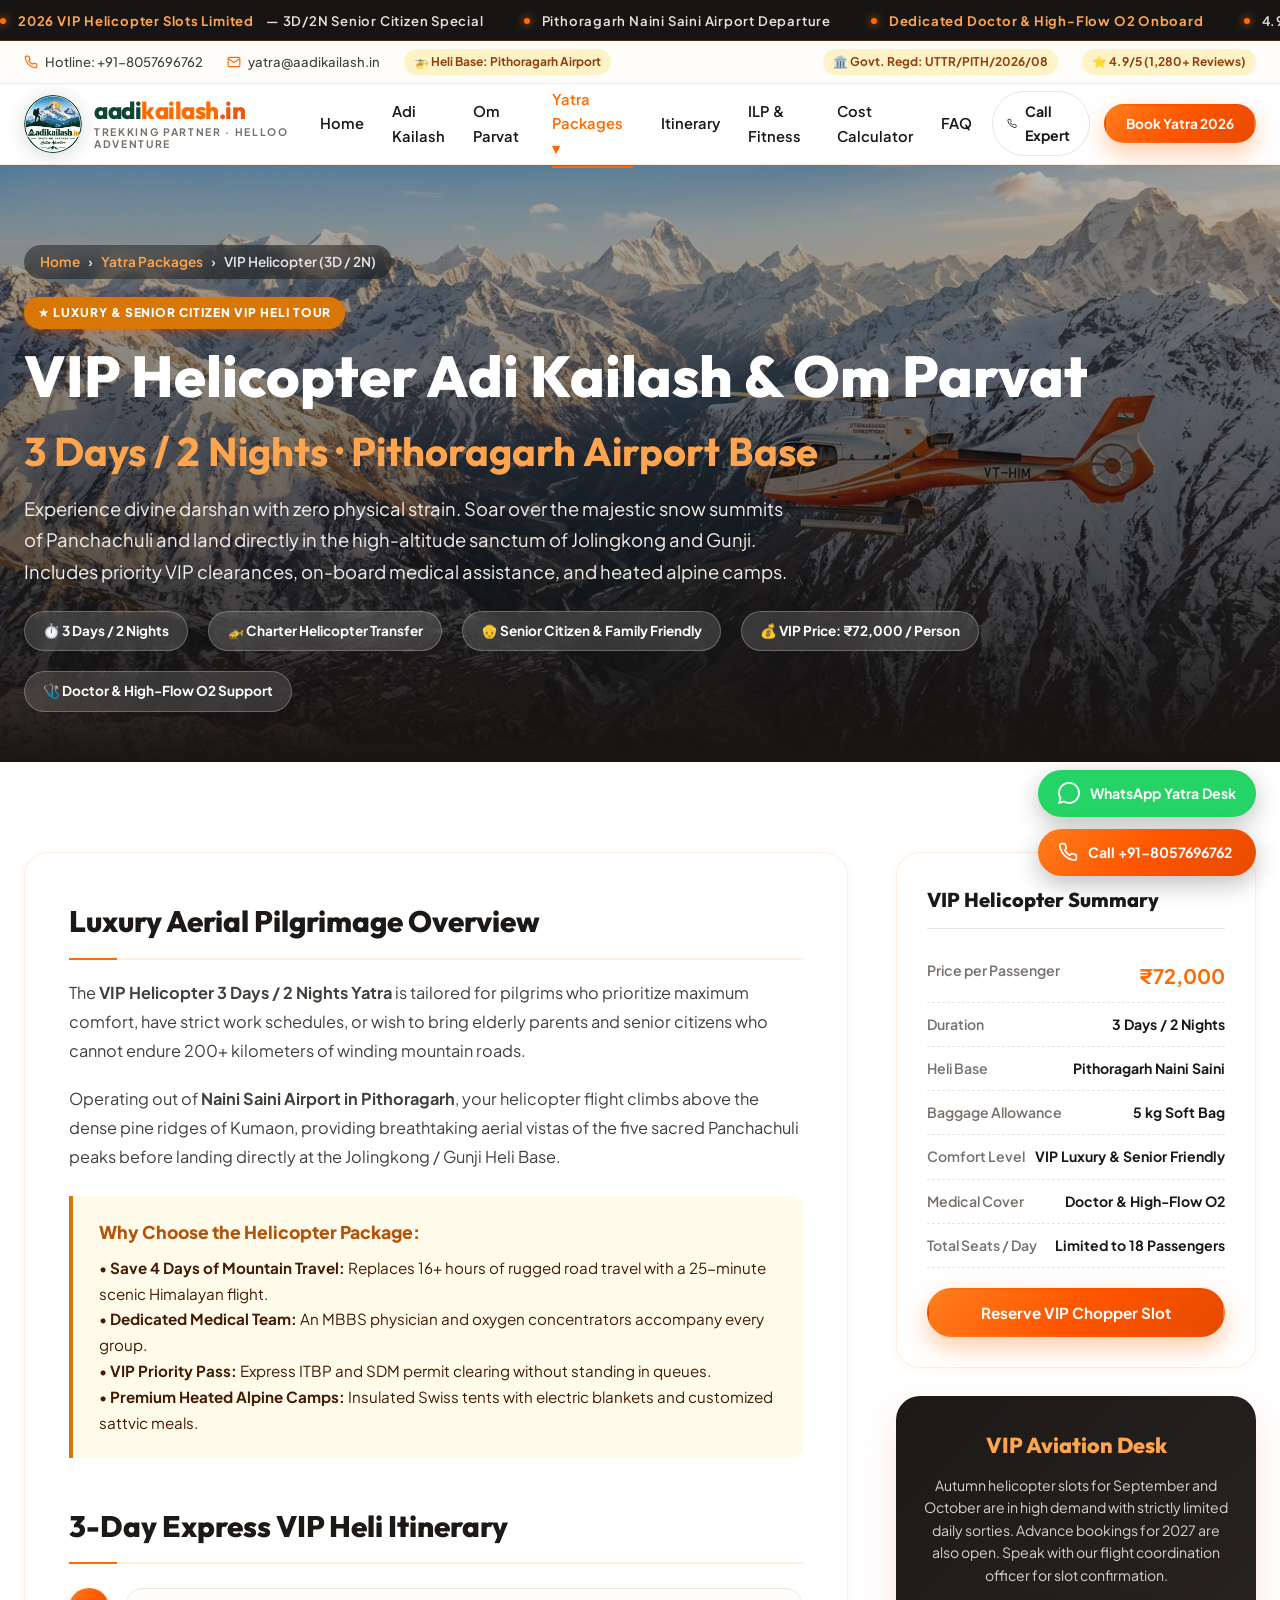
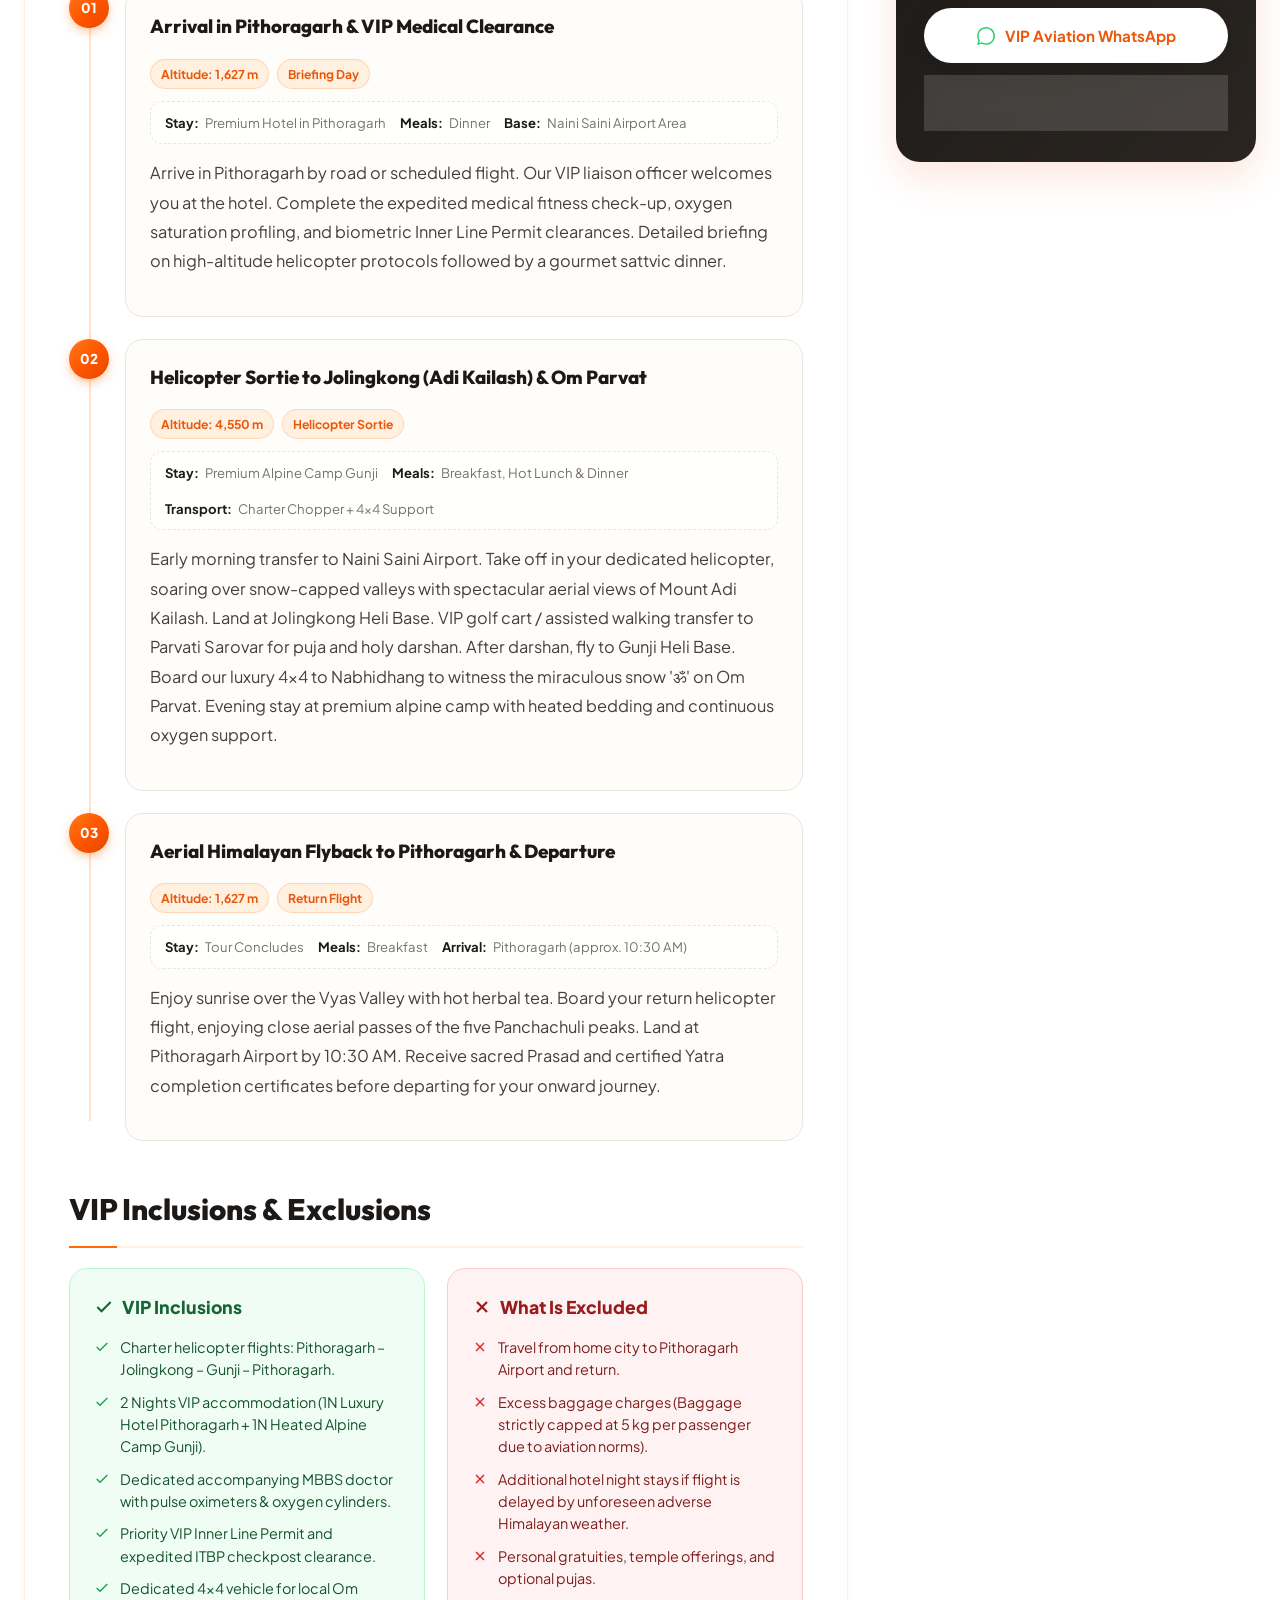
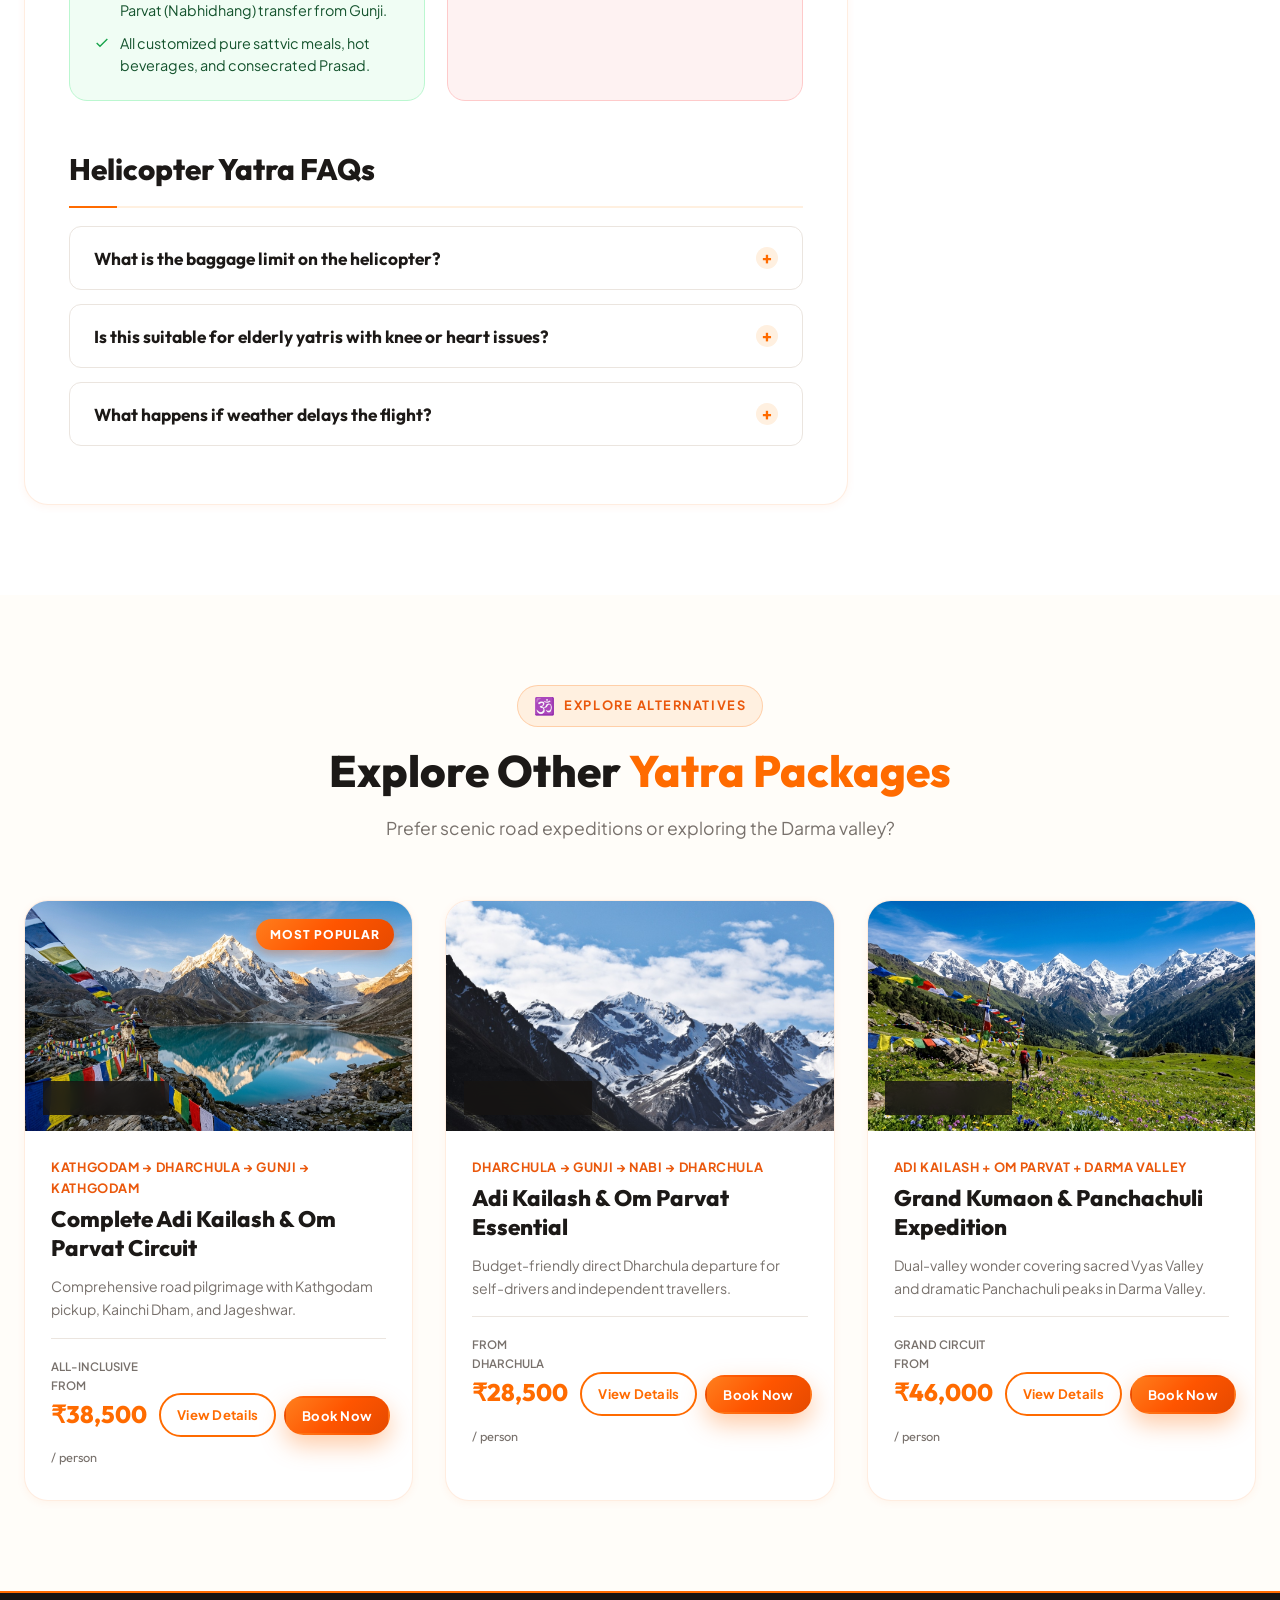
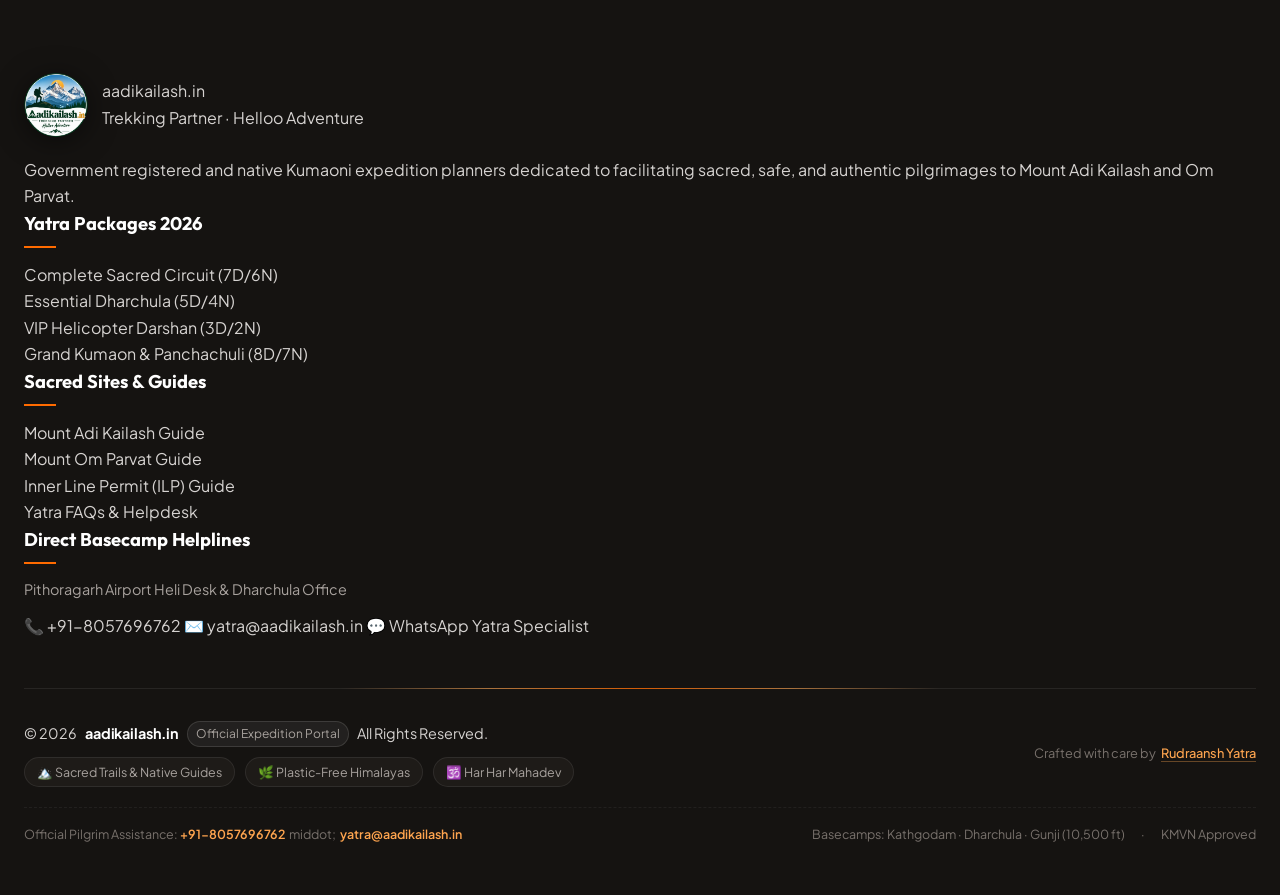
<file: package-helicopter.html>
<!DOCTYPE html>
<html lang="en">
<head>
  <meta charset="UTF-8">
  <meta name="viewport" content="width=device-width, initial-scale=1.0">
  <title>VIP Helicopter Adi Kailash & Om Parvat Yatra (3D/2N) | aadikailash.in</title>
  <meta name="description" content="VIP Helicopter Yatra for Adi Kailash and Om Parvat (3 Days / 2 Nights) from Pithoragarh Airport. Luxury aerial darshan, senior citizen friendly, dedicated medical oxygen & premium alpine camp for ₹72,000.">
  <meta name="keywords" content="Adi Kailash Helicopter Yatra, Om Parvat Chopper Package, Chhota Kailash Heli Tour 2026, Senior Citizen Adi Kailash Yatra, Pithoragarh Heli Base">
  
  <!-- Open Graph -->
  <meta property="og:title" content="VIP Helicopter Adi Kailash & Om Parvat Yatra (3D/2N) - 2026">
  <meta property="og:description" content="3 Days / 2 Nights VIP Helicopter Yatra from Pithoragarh to Mount Adi Kailash and Om Parvat with premium alpine stay and medical support. ₹72,000/person.">
  <meta property="og:image" content="assets/images/helicopter-yatra.jpg">
  <meta property="og:url" content="https://aadikailash.in/package-helicopter.html">

  <link rel="icon" type="image/png" href="assets/images/favicon.png">
  <link rel="apple-touch-icon" href="assets/images/favicon.png">
  <link rel="stylesheet" href="style.css">
</head>
<body>

  <!-- Top Announcement Ticker -->
  <div class="announcement-ticker">
    <div class="ticker-track">
      <div class="ticker-item">
        <span class="dot"></span>
        <span class="ticker-highlight">2026 VIP Helicopter Slots Limited</span> — 3D/2N Senior Citizen Special
      </div>
      <div class="ticker-item">
        <span class="dot"></span>
        <span>Pithoragarh Naini Saini Airport Departure</span>
      </div>
      <div class="ticker-item">
        <span class="dot"></span>
        <span class="ticker-highlight">Dedicated Doctor &amp; High-Flow O2 Onboard</span>
      </div>
      <div class="ticker-item">
        <span class="dot"></span>
        <span>4.9 ★ Google Rating · Premium Alpine Hospitality</span>
      </div>
    </div>
  </div>

  <!-- Top Bar -->
  <div class="top-bar">
    <div class="container top-bar-inner">
      <div class="top-bar-left">
        <a href="tel:+918057696762" class="top-contact-link">
          <svg viewBox="0 0 24 24" fill="none" stroke="currentColor" stroke-width="2"><path d="M22 16.92v3a2 2 0 0 1-2.18 2 19.79 19.79 0 0 1-8.63-3.07 19.5 19.5 0 0 1-6-6 19.79 19.79 0 0 1-3.07-8.67A2 2 0 0 1 4.11 2h3a2 2 0 0 1 2 1.72 12.84 12.84 0 0 0 .7 2.81 2 2 0 0 1-.45 2.11L8.09 9.91a16 16 0 0 0 6 6l1.27-1.27a2 2 0 0 1 2.11-.45 12.84 12.84 0 0 0 2.81.7A2 2 0 0 1 22 16.92z"></path></svg>
          Hotline: +91-8057696762
        </a>
        <a href="mailto:yatra@aadikailash.in" class="top-contact-link">
          <svg viewBox="0 0 24 24" fill="none" stroke="currentColor" stroke-width="2"><path d="M4 4h16c1.1 0 2 .9 2 2v12c0 1.1-.9 2-2 2H4c-1.1 0-2-.9-2-2V6c0-1.1.9-2 2-2z"></path><polyline points="22,6 12,13 2,6"></polyline></svg>
          yatra@aadikailash.in
        </a>
        <span class="trust-pill">🚁 Heli Base: Pithoragarh Airport</span>
      </div>
      <div class="top-bar-right">
        <span class="trust-pill">🏛️ Govt. Regd: UTTR/PITH/2026/08</span>
        <span class="trust-pill">⭐ 4.9/5 (1,280+ Reviews)</span>
      </div>
    </div>
  </div>

  <!-- Header Navigation -->
  <header class="main-header" id="mainHeader">
    <div class="container header-inner">
      <div class="logo-wrapper">
        <a href="index.html" class="logo-link">
          <img src="assets/images/brand-logo.png" alt="aadikailash.in" class="logo-img">
          <div class="logo-brand-info">
            <div class="logo-brand-title">
              aadi<span class="brand-saffron">kailash</span><span class="brand-dot">.in</span>
            </div>
            <div class="logo-brand-sub">Trekking Partner · Helloo Adventure</div>
          </div>
        </a>
      </div>

      <nav class="nav-menu">
        <a href="index.html" class="nav-link">Home</a>
        <a href="adi-kailash.html" class="nav-link">Adi Kailash</a>
        <a href="om-parvat.html" class="nav-link">Om Parvat</a>
        <div class="nav-dropdown">
          <a href="index.html#packages" class="nav-link active">Yatra Packages ▾</a>
          <div class="nav-dropdown-menu">
            <a href="package-complete-circuit.html" class="nav-dropdown-item">
              <span>Complete Circuit (7D/6N)</span>
              <span class="badge">Popular</span>
            </a>
            <a href="package-essential.html" class="nav-dropdown-item">
              <span>Essential Dharchula (5D/4N)</span>
              <span class="badge">Best Value</span>
            </a>
            <a href="package-helicopter.html" class="nav-dropdown-item active">
              <span>VIP Helicopter (3D/2N)</span>
              <span class="badge">VIP</span>
            </a>
            <a href="package-grand-kumaon.html" class="nav-dropdown-item">
              <span>Grand Kumaon &amp; Darma (8D/7N)</span>
              <span class="badge">Expedition</span>
            </a>
          </div>
        </div>
        <a href="index.html#itinerary" class="nav-link">Itinerary</a>
        <a href="ilp-fitness.html" class="nav-link">ILP &amp; Fitness</a>
        <a href="index.html#calculator" class="nav-link">Cost Calculator</a>
        <a href="faq.html" class="nav-link">FAQ</a>
      </nav>

      <div class="header-cta-group">
        <a href="tel:+918057696762" class="btn-header-call">
          <svg width="15" height="15" viewBox="0 0 24 24" fill="none" stroke="currentColor" stroke-width="2"><path d="M22 16.92v3a2 2 0 0 1-2.18 2 19.79 19.79 0 0 1-8.63-3.07 19.5 19.5 0 0 1-6-6 19.79 19.79 0 0 1-3.07-8.67A2 2 0 0 1 4.11 2h3a2 2 0 0 1 2 1.72 12.84 12.84 0 0 0 .7 2.81 2 2 0 0 1-.45 2.11L8.09 9.91a16 16 0 0 0 6 6l1.27-1.27a2 2 0 0 1 2.11-.45 12.84 12.84 0 0 0 2.81.7A2 2 0 0 1 22 16.92z"></path></svg>
          Call Expert
        </a>
        <button class="btn btn-primary btn-sm btn-open-booking" data-package-name="VIP Helicopter Adi Kailash (3D/2N)">
          Book Yatra 2026
        </button>
        <button class="mobile-nav-toggle" id="mobileNavToggle" aria-label="Open Navigation Menu">
          <svg viewBox="0 0 24 24" fill="none" stroke="currentColor" stroke-width="2"><line x1="3" y1="12" x2="21" y2="12"></line><line x1="3" y1="6" x2="21" y2="6"></line><line x1="3" y1="18" x2="21" y2="18"></line></svg>
        </button>
      </div>
    </div>
  </header>

  <!-- Mobile Drawer -->
  <div class="drawer-overlay" id="drawerOverlay"></div>
  <aside class="mobile-drawer" id="mobileDrawer">
    <div class="drawer-header">
      <div style="display: flex; align-items: center; gap: 10px;">
        <img src="assets/images/brand-logo.png" alt="aadikailash.in" class="drawer-logo-img">
        <div class="logo-brand-info">
          <div class="logo-brand-title" style="font-size: 1.25rem;">
            aadi<span class="brand-saffron">kailash</span><span class="brand-dot">.in</span>
          </div>
          <div class="logo-brand-sub">Trekking Partner</div>
        </div>
      </div>
      <button class="drawer-close-btn" id="drawerCloseBtn">&times;</button>
    </div>
    <div class="mobile-nav-links">
      <a href="index.html" class="mobile-nav-link">Home</a>
      <a href="adi-kailash.html" class="mobile-nav-link">Mount Adi Kailash</a>
      <a href="om-parvat.html" class="mobile-nav-link">Mount Om Parvat</a>
      <a href="package-complete-circuit.html" class="mobile-nav-link">7D/6N Complete Circuit (₹38,500)</a>
      <a href="package-essential.html" class="mobile-nav-link">5D/4N Essential Dharchula (₹28,500)</a>
      <a href="package-helicopter.html" class="mobile-nav-link active">3D/2N VIP Helicopter (₹72,000)</a>
      <a href="package-grand-kumaon.html" class="mobile-nav-link">8D/7N Grand Kumaon &amp; Darma (₹46,000)</a>
      <a href="index.html#itinerary" class="mobile-nav-link">Day-Wise Itinerary</a>
      <a href="ilp-fitness.html" class="mobile-nav-link">Inner Line Permit (ILP)</a>
      <a href="index.html#calculator" class="mobile-nav-link">Cost Calculator</a>
      <a href="faq.html" class="mobile-nav-link">FAQ</a>
    </div>
  </aside>

  <!-- Subpage Hero Banner -->
  <section class="subpage-hero subpage-hero-helicopter">
    <div class="container">
      <div class="breadcrumb">
        <a href="index.html">Home</a>
        <span>›</span>
        <a href="index.html#packages">Yatra Packages</a>
        <span>›</span>
        <span>VIP Helicopter (3D / 2N)</span>
      </div>

      <div style="margin-bottom: 12px;">
        <span class="package-badge-popular" style="position: static; display: inline-block; background: #D97706;">★ Luxury &amp; Senior Citizen VIP Heli Tour</span>
      </div>

      <h1 class="subpage-hero-title">
        VIP Helicopter Adi Kailash &amp; Om Parvat <br>
        <span style="color: #FFA54F; font-size: clamp(1.8rem, 3.2vw, 2.5rem); font-weight: 700;">3 Days / 2 Nights · Pithoragarh Airport Base</span>
      </h1>

      <p class="subpage-hero-desc">
        Experience divine darshan with zero physical strain. Soar over the majestic snow summits of Panchachuli and land directly in the high-altitude sanctum of Jolingkong and Gunji. Includes priority VIP clearances, on-board medical assistance, and heated alpine camps.
      </p>

      <div class="subpage-stats-strip">
        <span class="subpage-stat-badge">⏱️ 3 Days / 2 Nights</span>
        <span class="subpage-stat-badge">🚁 Charter Helicopter Transfer</span>
        <span class="subpage-stat-badge">👴 Senior Citizen &amp; Family Friendly</span>
        <span class="subpage-stat-badge">💰 VIP Price: ₹72,000 / Person</span>
        <span class="subpage-stat-badge">🩺 Doctor &amp; High-Flow O2 Support</span>
      </div>
    </div>
  </section>

  <!-- Main Content Layout -->
  <section class="section section-light">
    <div class="container detail-layout-grid">
      <!-- Main Content Left Column -->
      <main class="detail-main-content">
        
        <!-- Block 1: Overview -->
        <article class="detail-section-block">
          <h2>Luxury Aerial Pilgrimage Overview</h2>
          <p>
            The <strong>VIP Helicopter 3 Days / 2 Nights Yatra</strong> is tailored for pilgrims who prioritize maximum comfort, have strict work schedules, or wish to bring elderly parents and senior citizens who cannot endure 200+ kilometers of winding mountain roads.
          </p>
          <p>
            Operating out of <strong>Naini Saini Airport in Pithoragarh</strong>, your helicopter flight climbs above the dense pine ridges of Kumaon, providing breathtaking aerial vistas of the five sacred Panchachuli peaks before landing directly at the Jolingkong / Gunji Heli Base.
          </p>

          <div class="highlight-box" style="background: #FFFBEB; border-left-color: #D97706;">
            <h4 style="color: #B45309;">Why Choose the Helicopter Package:</h4>
            <p style="color: #451A03;">
              • <strong>Save 4 Days of Mountain Travel:</strong> Replaces 16+ hours of rugged road travel with a 25-minute scenic Himalayan flight.<br>
              • <strong>Dedicated Medical Team:</strong> An MBBS physician and oxygen concentrators accompany every group.<br>
              • <strong>VIP Priority Pass:</strong> Express ITBP and SDM permit clearing without standing in queues.<br>
              • <strong>Premium Heated Alpine Camps:</strong> Insulated Swiss tents with electric blankets and customized sattvic meals.
            </p>
          </div>
        </article>

        <!-- Block 2: Detailed Day-by-Day Itinerary -->
        <article class="detail-section-block">
          <h2>3-Day Express VIP Heli Itinerary</h2>

          <div class="pkg-timeline">
            <!-- Day 1 -->
            <div class="pkg-day-card">
              <div class="pkg-day-pill">01</div>
              <div class="pkg-day-inner">
                <div class="pkg-day-header">
                  <h3 class="pkg-day-title">Arrival in Pithoragarh &amp; VIP Medical Clearance</h3>
                  <div class="pkg-day-badges">
                    <span class="pkg-day-badge">Altitude: 1,627 m</span>
                    <span class="pkg-day-badge">Briefing Day</span>
                  </div>
                </div>
                <div class="pkg-meta-strip">
                  <div class="pkg-meta-item"><strong>Stay:</strong> Premium Hotel in Pithoragarh</div>
                  <div class="pkg-meta-item"><strong>Meals:</strong> Dinner</div>
                  <div class="pkg-meta-item"><strong>Base:</strong> Naini Saini Airport Area</div>
                </div>
                <p>
                  Arrive in Pithoragarh by road or scheduled flight. Our VIP liaison officer welcomes you at the hotel. Complete the expedited medical fitness check-up, oxygen saturation profiling, and biometric Inner Line Permit clearances. Detailed briefing on high-altitude helicopter protocols followed by a gourmet sattvic dinner.
                </p>
              </div>
            </div>

            <!-- Day 2 -->
            <div class="pkg-day-card">
              <div class="pkg-day-pill">02</div>
              <div class="pkg-day-inner">
                <div class="pkg-day-header">
                  <h3 class="pkg-day-title">Helicopter Sortie to Jolingkong (Adi Kailash) &amp; Om Parvat</h3>
                  <div class="pkg-day-badges">
                    <span class="pkg-day-badge">Altitude: 4,550 m</span>
                    <span class="pkg-day-badge">Helicopter Sortie</span>
                  </div>
                </div>
                <div class="pkg-meta-strip">
                  <div class="pkg-meta-item"><strong>Stay:</strong> Premium Alpine Camp Gunji</div>
                  <div class="pkg-meta-item"><strong>Meals:</strong> Breakfast, Hot Lunch &amp; Dinner</div>
                  <div class="pkg-meta-item"><strong>Transport:</strong> Charter Chopper + 4x4 Support</div>
                </div>
                <p>
                  Early morning transfer to Naini Saini Airport. Take off in your dedicated helicopter, soaring over snow-capped valleys with spectacular aerial views of Mount Adi Kailash. Land at Jolingkong Heli Base. VIP golf cart / assisted walking transfer to Parvati Sarovar for puja and holy darshan. After darshan, fly to Gunji Heli Base. Board our luxury 4x4 to Nabhidhang to witness the miraculous snow 'ॐ' on Om Parvat. Evening stay at premium alpine camp with heated bedding and continuous oxygen support.
                </p>
              </div>
            </div>

            <!-- Day 3 -->
            <div class="pkg-day-card">
              <div class="pkg-day-pill">03</div>
              <div class="pkg-day-inner">
                <div class="pkg-day-header">
                  <h3 class="pkg-day-title">Aerial Himalayan Flyback to Pithoragarh &amp; Departure</h3>
                  <div class="pkg-day-badges">
                    <span class="pkg-day-badge">Altitude: 1,627 m</span>
                    <span class="pkg-day-badge">Return Flight</span>
                  </div>
                </div>
                <div class="pkg-meta-strip">
                  <div class="pkg-meta-item"><strong>Stay:</strong> Tour Concludes</div>
                  <div class="pkg-meta-item"><strong>Meals:</strong> Breakfast</div>
                  <div class="pkg-meta-item"><strong>Arrival:</strong> Pithoragarh (approx. 10:30 AM)</div>
                </div>
                <p>
                  Enjoy sunrise over the Vyas Valley with hot herbal tea. Board your return helicopter flight, enjoying close aerial passes of the five Panchachuli peaks. Land at Pithoragarh Airport by 10:30 AM. Receive sacred Prasad and certified Yatra completion certificates before departing for your onward journey.
                </p>
              </div>
            </div>
          </div>
        </article>

        <!-- Block 3: Inclusions & Exclusions -->
        <article class="detail-section-block">
          <h2>VIP Inclusions &amp; Exclusions</h2>
          <div class="inc-exc-grid">
            <div class="inc-box">
              <h4>
                <svg width="20" height="20" viewBox="0 0 24 24" fill="none" stroke="currentColor" stroke-width="2.5"><polyline points="20 6 9 17 4 12"></polyline></svg>
                VIP Inclusions
              </h4>
              <ul class="inc-list">
                <li><svg viewBox="0 0 24 24" fill="none" stroke="currentColor" stroke-width="2"><polyline points="20 6 9 17 4 12"></polyline></svg> Charter helicopter flights: Pithoragarh – Jolingkong – Gunji – Pithoragarh.</li>
                <li><svg viewBox="0 0 24 24" fill="none" stroke="currentColor" stroke-width="2"><polyline points="20 6 9 17 4 12"></polyline></svg> 2 Nights VIP accommodation (1N Luxury Hotel Pithoragarh + 1N Heated Alpine Camp Gunji).</li>
                <li><svg viewBox="0 0 24 24" fill="none" stroke="currentColor" stroke-width="2"><polyline points="20 6 9 17 4 12"></polyline></svg> Dedicated accompanying MBBS doctor with pulse oximeters &amp; oxygen cylinders.</li>
                <li><svg viewBox="0 0 24 24" fill="none" stroke="currentColor" stroke-width="2"><polyline points="20 6 9 17 4 12"></polyline></svg> Priority VIP Inner Line Permit and expedited ITBP checkpost clearance.</li>
                <li><svg viewBox="0 0 24 24" fill="none" stroke="currentColor" stroke-width="2"><polyline points="20 6 9 17 4 12"></polyline></svg> Dedicated 4x4 vehicle for local Om Parvat (Nabhidhang) transfer from Gunji.</li>
                <li><svg viewBox="0 0 24 24" fill="none" stroke="currentColor" stroke-width="2"><polyline points="20 6 9 17 4 12"></polyline></svg> All customized pure sattvic meals, hot beverages, and consecrated Prasad.</li>
              </ul>
            </div>

            <div class="exc-box">
              <h4>
                <svg width="20" height="20" viewBox="0 0 24 24" fill="none" stroke="currentColor" stroke-width="2.5"><line x1="18" y1="6" x2="6" y2="18"></line><line x1="6" y1="6" x2="18" y2="18"></line></svg>
                What Is Excluded
              </h4>
              <ul class="exc-list">
                <li><svg viewBox="0 0 24 24" fill="none" stroke="currentColor" stroke-width="2"><line x1="18" y1="6" x2="6" y2="18"></line><line x1="6" y1="6" x2="18" y2="18"></line></svg> Travel from home city to Pithoragarh Airport and return.</li>
                <li><svg viewBox="0 0 24 24" fill="none" stroke="currentColor" stroke-width="2"><line x1="18" y1="6" x2="6" y2="18"></line><line x1="6" y1="6" x2="18" y2="18"></line></svg> Excess baggage charges (Baggage strictly capped at 5 kg per passenger due to aviation norms).</li>
                <li><svg viewBox="0 0 24 24" fill="none" stroke="currentColor" stroke-width="2"><line x1="18" y1="6" x2="6" y2="18"></line><line x1="6" y1="6" x2="18" y2="18"></line></svg> Additional hotel night stays if flight is delayed by unforeseen adverse Himalayan weather.</li>
                <li><svg viewBox="0 0 24 24" fill="none" stroke="currentColor" stroke-width="2"><line x1="18" y1="6" x2="6" y2="18"></line><line x1="6" y1="6" x2="18" y2="18"></line></svg> Personal gratuities, temple offerings, and optional pujas.</li>
              </ul>
            </div>
          </div>
        </article>

        <!-- Block 4: Frequently Asked Questions -->
        <article class="detail-section-block">
          <h2>Helicopter Yatra FAQs</h2>
          <div class="faq-list">
            <div class="faq-item">
              <button class="faq-question">
                <span>What is the baggage limit on the helicopter?</span>
                <span class="faq-icon">+</span>
              </button>
              <div class="faq-answer">
                <p>
                  In accordance with DGCA high-altitude aviation safety protocols, each passenger is allowed a maximum of <strong>5 kg of soft hand baggage</strong>. Heavy trolley bags and hard suitcases are not permitted onboard. We provide free secure storage for your extra suitcases at our Pithoragarh base hotel.
                </p>
              </div>
            </div>

            <div class="faq-item">
              <button class="faq-question">
                <span>Is this suitable for elderly yatris with knee or heart issues?</span>
                <span class="faq-icon">+</span>
              </button>
              <div class="faq-answer">
                <p>
                  Yes, this is specifically built for senior citizens. Walking is minimized to a few hundred meters, and personal assistants/wheelchair support can be arranged at the helipads. Continuous medical monitoring and oxygen support ensure peace of mind.
                </p>
              </div>
            </div>

            <div class="faq-item">
              <button class="faq-question">
                <span>What happens if weather delays the flight?</span>
                <span class="faq-icon">+</span>
              </button>
              <div class="faq-answer">
                <p>
                  Mountain helicopter operations are subject to clear visibility. In case of cloud cover, flights are operated during the next clear weather window. We recommend keeping one buffer day in your overall return travel plans.
                </p>
              </div>
            </div>
          </div>
        </article>

      </main>

      <!-- Sidebar Right Column -->
      <aside class="detail-sidebar">
        <!-- Quick Facts Card -->
        <div class="quick-facts-card">
          <h3>VIP Helicopter Summary</h3>
          <div class="fact-row">
            <span class="fact-label">Price per Passenger</span>
            <span class="fact-val" style="color: var(--primary-orange); font-size: 1.25rem;">₹72,000</span>
          </div>
          <div class="fact-row">
            <span class="fact-label">Duration</span>
            <span class="fact-val">3 Days / 2 Nights</span>
          </div>
          <div class="fact-row">
            <span class="fact-label">Heli Base</span>
            <span class="fact-val">Pithoragarh Naini Saini</span>
          </div>
          <div class="fact-row">
            <span class="fact-label">Baggage Allowance</span>
            <span class="fact-val">5 kg Soft Bag</span>
          </div>
          <div class="fact-row">
            <span class="fact-label">Comfort Level</span>
            <span class="fact-val">VIP Luxury &amp; Senior Friendly</span>
          </div>
          <div class="fact-row">
            <span class="fact-label">Medical Cover</span>
            <span class="fact-val">Doctor &amp; High-Flow O2</span>
          </div>
          <div class="fact-row">
            <span class="fact-label">Total Seats / Day</span>
            <span class="fact-val">Limited to 18 Passengers</span>
          </div>

          <button class="btn btn-primary btn-open-booking" data-package-name="VIP Helicopter Adi Kailash (3D/2N)" style="width: 100%; margin-top: 20px;">
            Reserve VIP Chopper Slot
          </button>
        </div>

        <!-- WhatsApp CTA Card -->
        <div class="sidebar-booking-card">
          <h3>VIP Aviation Desk</h3>
          <p>Autumn helicopter slots for September and October are in high demand with strictly limited daily sorties. Advance bookings for 2027 are also open. Speak with our flight coordination officer for slot confirmation.</p>
          <a href="https://wa.me/918057696762?text=Namaste!%20I%20want%20to%20reserve%20slots%20for%20the%20VIP%20Helicopter%20Adi%20Kailash%20Yatra%20(3D/2N).%20Please%20check%20availability." target="_blank" class="btn btn-white" style="width: 100%; margin-bottom: 12px;">
            <svg width="18" height="18" viewBox="0 0 24 24" fill="#25D366"><path d="M.057 24l1.687-6.163c-1.041-1.804-1.588-3.849-1.587-5.946.003-6.556 5.338-11.891 11.893-11.891 3.181.001 6.167 1.24 8.413 3.488 2.245 2.248 3.481 5.236 3.48 8.414-.003 6.557-5.338 11.892-11.893 11.892-1.99-.001-3.951-.5-5.688-1.448l-6.305 1.654zm6.597-3.807c1.676.995 3.276 1.591 5.392 1.592 5.448 0 9.886-4.434 9.889-9.885.002-5.462-4.415-9.89-9.881-9.892-5.452 0-9.887 4.434-9.889 9.884-.001 2.225.651 3.891 1.746 5.634l-.999 3.648 3.742-.981z"/></svg>
            VIP Aviation WhatsApp
          </a>
          <a href="tel:+918057696762" class="btn btn-outline-white" style="width: 100%;">
            📞 Call +91-8057696762
          </a>
        </div>
      </aside>
    </div>
  </section>

  <!-- Other Packages Comparison Section -->
  <section class="section section-cream">
    <div class="container">
      <div class="section-header">
        <div class="section-tag">
          <span class="om-symbol">🕉️</span> Explore Alternatives
        </div>
        <h2 class="section-title">
          Explore Other <span class="highlight">Yatra Packages</span>
        </h2>
        <p class="section-subtitle">
          Prefer scenic road expeditions or exploring the Darma valley?
        </p>
      </div>

      <div class="packages-grid">
        <!-- Package 1: Complete Circuit -->
        <div class="package-card">
          <div class="package-badge-popular">Most Popular</div>
          <div class="package-img-wrap">
            <img src="assets/images/hero-adi-kailash.jpg" alt="Complete Circuit">
            <span class="package-duration-pill">7 Days / 6 Nights</span>
          </div>
          <div class="package-body">
            <span class="package-route-tag">Kathgodam → Dharchula → Gunji → Kathgodam</span>
            <h3 class="package-title">Complete Adi Kailash &amp; Om Parvat Circuit</h3>
            <p style="font-size: 0.88rem; color: var(--text-muted); margin-bottom: 16px;">
              Comprehensive road pilgrimage with Kathgodam pickup, Kainchi Dham, and Jageshwar.
            </p>
            <div class="package-footer">
              <div class="package-price-wrap">
                <span class="label">All-Inclusive From</span>
                <strong class="price">₹38,500 <small style="font-size: 0.8rem; font-weight: normal; color: var(--text-muted);">/ person</small></strong>
              </div>
              <div class="package-footer-actions">
                <a href="package-complete-circuit.html" class="btn btn-outline-orange btn-xs">View Details</a>
                <button class="btn btn-primary btn-xs btn-open-booking" data-package-name="Complete Sacred Kumaon & Adi Kailash (7D/6N)">Book Now</button>
              </div>
            </div>
          </div>
        </div>

        <!-- Package 2: Essential -->
        <div class="package-card">
          <div class="package-img-wrap">
            <img src="assets/images/om-parvat-cover.jpg" alt="Essential Dharchula">
            <span class="package-duration-pill">5 Days / 4 Nights</span>
          </div>
          <div class="package-body">
            <span class="package-route-tag">Dharchula → Gunji → Nabi → Dharchula</span>
            <h3 class="package-title">Adi Kailash &amp; Om Parvat Essential</h3>
            <p style="font-size: 0.88rem; color: var(--text-muted); margin-bottom: 16px;">
              Budget-friendly direct Dharchula departure for self-drivers and independent travellers.
            </p>
            <div class="package-footer">
              <div class="package-price-wrap">
                <span class="label">From Dharchula</span>
                <strong class="price">₹28,500 <small style="font-size: 0.8rem; font-weight: normal; color: var(--text-muted);">/ person</small></strong>
              </div>
              <div class="package-footer-actions">
                <a href="package-essential.html" class="btn btn-outline-orange btn-xs">View Details</a>
                <button class="btn btn-primary btn-xs btn-open-booking" data-package-name="Adi Kailash Essential (5D/4N Dharchula)">Book Now</button>
              </div>
            </div>
          </div>
        </div>

        <!-- Package 4: Grand Kumaon -->
        <div class="package-card">
          <div class="package-img-wrap">
            <img src="assets/images/panchachuli-darma.jpg" alt="Grand Kumaon and Panchachuli">
            <span class="package-duration-pill">8 Days / 7 Nights</span>
          </div>
          <div class="package-body">
            <span class="package-route-tag">Adi Kailash + Om Parvat + Darma Valley</span>
            <h3 class="package-title">Grand Kumaon &amp; Panchachuli Expedition</h3>
            <p style="font-size: 0.88rem; color: var(--text-muted); margin-bottom: 16px;">
              Dual-valley wonder covering sacred Vyas Valley and dramatic Panchachuli peaks in Darma Valley.
            </p>
            <div class="package-footer">
              <div class="package-price-wrap">
                <span class="label">Grand Circuit From</span>
                <strong class="price">₹46,000 <small style="font-size: 0.8rem; font-weight: normal; color: var(--text-muted);">/ person</small></strong>
              </div>
              <div class="package-footer-actions">
                <a href="package-grand-kumaon.html" class="btn btn-outline-orange btn-xs">View Details</a>
                <button class="btn btn-primary btn-xs btn-open-booking" data-package-name="Grand Kumaon & Panchachuli (8D/7N)">Book Now</button>
              </div>
            </div>
          </div>
        </div>
      </div>
    </div>
  </section>

  <!-- Footer -->
  <footer class="main-footer">
    <div class="container">
      <div class="footer-grid">
        <div class="footer-col">
          <div class="footer-brand">
            <img src="assets/images/brand-logo.png" alt="aadikailash.in" class="footer-logo">
            <div>
              <div class="footer-brand-title">aadi<span class="brand-saffron">kailash</span>.in</div>
              <div class="footer-brand-tag">Trekking Partner · Helloo Adventure</div>
            </div>
          </div>
          <p class="footer-desc">
            Government registered and native Kumaoni expedition planners dedicated to facilitating sacred, safe, and authentic pilgrimages to Mount Adi Kailash and Om Parvat.
          </p>
        </div>

        <div class="footer-col">
          <h4 class="footer-heading">Yatra Packages 2026</h4>
          <ul class="footer-links">
            <li><a href="package-complete-circuit.html">Complete Sacred Circuit (7D/6N)</a></li>
            <li><a href="package-essential.html">Essential Dharchula (5D/4N)</a></li>
            <li><a href="package-helicopter.html">VIP Helicopter Darshan (3D/2N)</a></li>
            <li><a href="package-grand-kumaon.html">Grand Kumaon &amp; Panchachuli (8D/7N)</a></li>
          </ul>
        </div>

        <div class="footer-col">
          <h4 class="footer-heading">Sacred Sites &amp; Guides</h4>
          <ul class="footer-links">
            <li><a href="adi-kailash.html">Mount Adi Kailash Guide</a></li>
            <li><a href="om-parvat.html">Mount Om Parvat Guide</a></li>
            <li><a href="ilp-fitness.html">Inner Line Permit (ILP) Guide</a></li>
            <li><a href="faq.html">Yatra FAQs &amp; Helpdesk</a></li>
          </ul>
        </div>

        <div class="footer-col">
          <h4 class="footer-heading">Direct Basecamp Helplines</h4>
          <p style="color: #A8A29E; font-size: 0.9rem; margin-bottom: 12px;">
            Pithoragarh Airport Heli Desk &amp; Dharchula Office
          </p>
          <a href="tel:+918057696762" class="footer-contact-link">📞 +91-8057696762</a>
          <a href="mailto:yatra@aadikailash.in" class="footer-contact-link">✉️ yatra@aadikailash.in</a>
          <a href="https://wa.me/918057696762" target="_blank" class="footer-contact-link">💬 WhatsApp Yatra Specialist</a>
        </div>
      </div>

      <div class="footer-bottom-bar">
        <div class="footer-bottom-main">
          <div class="footer-brand-meta">
            <div class="footer-copyright">
              &copy; 2026 <strong>aadikailash.in</strong>
              <span class="footer-copyright-badge">Official Expedition Portal</span>
              <span>All Rights Reserved.</span>
            </div>
            <div class="footer-sacred-tags">
              <span class="footer-sacred-pill">🏔️ Sacred Trails &amp; Native Guides</span>
              <span class="footer-sacred-pill">🌿 Plastic-Free Himalayas</span>
              <span class="footer-sacred-pill">🕉️ Har Har Mahadev</span>
            </div>
          </div>

          <div class="footer-designer-credit">
            <div class="designer-label-wrap">
              <span class="designer-label">Crafted with care by</span>
              <a href="https://www.rudraanshyatra.com/" target="_blank" rel="noopener noreferrer" class="designer-link-badge">
                <span>Rudraansh Yatra</span>
                <svg viewBox="0 0 24 24" fill="none" stroke="currentColor" stroke-width="2.5"><path d="M7 17l9.2-9.2M17 17V8H8"/></svg>
              </a>
            </div>
            <span class="designer-subtext">Specialists in Sacred Himalayan Pilgrimages</span>
          </div>
        </div>

        <div class="footer-bottom-sub">
          <div>
            Official Pilgrim Assistance: <a href="tel:+918057696762">+91-8057696762</a> &nbspmiddot;&nbsp; 
            <a href="mailto:yatra@aadikailash.in">yatra@aadikailash.in</a>
          </div>
          <div class="footer-portal-stats">
            <span>Basecamps: Kathgodam &middot; Dharchula &middot; Gunji (10,500 ft)</span>
            <span>&middot;</span>
            <span>KMVN Approved</span>
          </div>
        </div>
      </div>
    </div>
  </footer>

  <!-- Booking Modal -->
  <div class="booking-modal" id="bookingModal">
    <div class="booking-modal-card">
      <div class="modal-header">
        <h3>Reserve Your VIP Helicopter Slot</h3>
        <p>Aviation coordinator will contact you with weight clearance &amp; date availability</p>
        <button class="modal-close-btn" id="modalCloseBtn">&times;</button>
      </div>
      <div class="modal-body">
        <form id="yatraBookingForm">
          <div class="modal-form-group">
            <label>Full Name *</label>
            <input type="text" id="modalName" placeholder="e.g. Ramesh Kumar" required>
          </div>

          <div class="modal-form-group">
            <label>WhatsApp / Phone Number *</label>
            <input type="tel" id="modalPhone" placeholder="e.g. +91 98765 43210" required>
          </div>

          <div class="modal-form-group">
            <label>Selected Yatra Package</label>
            <select id="modalPackageSelect">
              <option value="Complete Sacred Kumaon & Adi Kailash (7D/6N)">Complete Sacred Kumaon &amp; Adi Kailash (7D/6N)</option>
              <option value="Adi Kailash Essential (5D/4N Dharchula)">Adi Kailash Essential (5D/4N Dharchula)</option>
              <option value="VIP Helicopter Adi Kailash (3D/2N)" selected>VIP Helicopter Adi Kailash (3D/2N)</option>
              <option value="Grand Kumaon & Panchachuli (8D/7N)">Grand Kumaon &amp; Panchachuli (8D/7N)</option>
            </select>
          </div>

          <div style="display: grid; grid-template-columns: 1fr 1fr; gap: 16px;">
            <div class="modal-form-group">
              <label>Travel Month (2026 / 2027)</label>
              <select id="modalMonth">
                <option value="September 2026" selected>September 2026 (Open Now)</option>
                <option value="October 2026">October 2026 (Clear Skies)</option>
                <option value="May 2027">May 2027 (Pre-Book Summer 2027)</option>
                <option value="June 2027">June 2027 (Pre-Book Summer 2027)</option>
              </select>
            </div>
            <div class="modal-form-group">
              <label>No. of Passengers</label>
              <select id="modalPersons">
                <option value="1">1 Passenger</option>
                <option value="2" selected>2 Passengers</option>
                <option value="3-5">3–5 Passengers</option>
                <option value="6-10">6–10 Passengers</option>
                <option value="11+">11+ Passengers</option>
              </select>
            </div>
          </div>

          <button type="submit" class="btn btn-primary" style="width: 100%; margin-top: 10px; padding: 14px;">
            Send Inquiry to Aviation Desk
          </button>
        </form>
      </div>
    </div>
  </div>

  <!-- Floating Actions Bar -->
  <div class="floating-actions-bar">
    <a href="https://wa.me/918057696762?text=Namaste!%20I%20want%20to%20plan%20the%20VIP%20Helicopter%20Adi%20Kailash%20Yatra%20(3D/2N)." target="_blank" class="floating-btn btn-floating-whatsapp" aria-label="Chat on WhatsApp">
      <svg width="22" height="22" viewBox="0 0 24 24" fill="#FFFFFF"><path d="M.057 24l1.687-6.163c-1.041-1.804-1.588-3.849-1.587-5.946.003-6.556 5.338-11.891 11.893-11.891 3.181.001 6.167 1.24 8.413 3.488 2.245 2.248 3.481 5.236 3.48 8.414-.003 6.557-5.338 11.892-11.893 11.892-1.99-.001-3.951-.5-5.688-1.448l-6.305 1.654zm6.597-3.807c1.676.995 3.276 1.591 5.392 1.592 5.448 0 9.886-4.434 9.889-9.885.002-5.462-4.415-9.89-9.881-9.892-5.452 0-9.887 4.434-9.889 9.884-.001 2.225.651 3.891 1.746 5.634l-.999 3.648 3.742-.981z"/></svg>
      <span>WhatsApp Yatra Desk</span>
    </a>
    <a href="tel:+918057696762" class="floating-btn btn-floating-call" aria-label="Call Yatra Specialist">
      <svg width="20" height="20" viewBox="0 0 24 24" fill="none" stroke="currentColor" stroke-width="2"><path d="M22 16.92v3a2 2 0 0 1-2.18 2 19.79 19.79 0 0 1-8.63-3.07 19.5 19.5 0 0 1-6-6 19.79 19.79 0 0 1-3.07-8.67A2 2 0 0 1 4.11 2h3a2 2 0 0 1 2 1.72 12.84 12.84 0 0 0 .7 2.81 2 2 0 0 1-.45 2.11L8.09 9.91a16 16 0 0 0 6 6l1.27-1.27a2 2 0 0 1 2.11-.45 12.84 12.84 0 0 0 2.81.7A2 2 0 0 1 22 16.92z"></path></svg>
      <span>Call +91-8057696762</span>
    </a>
  </div>

  <script src="main.js"></script>
</body>
</html>
</file>
<file: style.css>
/* ==========================================================================
   AADIKAILASH.IN — MODERN SPIRITUAL DESIGN SYSTEM (ORANGE & WHITE THEME)
   Inspired by GoTrekTravels.com with elevated Himalayan aesthetics
   ========================================================================== */

@import url('https://fonts.googleapis.com/css2?family=Cinzel:wght@500;600;700;800;900&family=Outfit:wght@300;400;500;600;700;800&family=Plus+Jakarta+Sans:wght@400;500;600;700&display=swap');

:root {
  /* Primary Orange & Saffron Palette */
  --primary-orange: #FF6B00;
  --primary-orange-hover: #E05E00;
  --primary-saffron: #EA580C;
  --orange-gradient: linear-gradient(135deg, #FF7E1D 0%, #FF5500 50%, #E64A00 100%);
  --saffron-gradient: linear-gradient(135deg, #FFF5EB 0%, #FFE8D6 100%);
  --gold-accent: #F59E0B;
  --gold-glow: rgba(245, 158, 11, 0.35);
  
  /* Whites, Creams & Light Backgrounds */
  --white: #FFFFFF;
  --bg-cream: #FFFDF9;
  --bg-light: #FBF7F0;
  --bg-card: #FFFFFF;
  --border-light: rgba(255, 107, 0, 0.12);
  --border-subtle: #EBE5DF;
  --border-active: #FF6B00;
  
  /* Contrast Dark Accents (Used selectively for text and luxury depth) */
  --text-dark: #1C1917;
  --text-body: #44403C;
  --text-muted: #78716C;
  --text-light: #A8A29E;
  --dark-hero-overlay: linear-gradient(180deg, rgba(20, 16, 14, 0.3) 0%, rgba(20, 16, 14, 0.75) 75%, #181513 100%);
  --dark-footer: #151311;
  --dark-card: #1E1A17;

  /* Elevations & Shadows */
  --shadow-sm: 0 2px 8px rgba(255, 107, 0, 0.06);
  --shadow-md: 0 8px 24px rgba(255, 107, 0, 0.10);
  --shadow-lg: 0 16px 36px rgba(234, 88, 12, 0.14);
  --shadow-float: 0 20px 40px rgba(0, 0, 0, 0.12);
  --shadow-orange: 0 10px 25px rgba(255, 107, 0, 0.35);

  /* Typography */
  --font-heading: 'Outfit', sans-serif;
  --font-serif: 'Cinzel', serif;
  --font-body: 'Plus Jakarta Sans', sans-serif;

  /* Transitions & Radii */
  --radius-sm: 6px;
  --radius-md: 12px;
  --radius-lg: 18px;
  --radius-xl: 24px;
  --radius-pill: 9999px;
  --transition-fast: 0.2s cubic-bezier(0.4, 0, 0.2, 1);
  --transition-normal: 0.35s cubic-bezier(0.4, 0, 0.2, 1);
}

/* Reset & Global */
*, *::before, *::after {
  box-sizing: border-box;
  margin: 0;
  padding: 0;
}

html {
  scroll-behavior: smooth;
  font-size: 16px;
  -webkit-text-size-adjust: 100%;
}

body {
  font-family: var(--font-body);
  color: var(--text-body);
  background-color: var(--bg-cream);
  line-height: 1.65;
  overflow-x: hidden;
}

a {
  color: inherit;
  text-decoration: none;
  transition: var(--transition-fast);
}

ul {
  list-style: none;
}

img {
  max-width: 100%;
  height: auto;
  display: block;
}

button, input, select, textarea {
  font-family: inherit;
  font-size: inherit;
}

/* Container */
.container {
  max-width: 1280px;
  margin: 0 auto;
  padding: 0 24px;
}

/* Section Common Styling */
.section {
  padding: 90px 0;
  position: relative;
}

.section-light {
  background-color: var(--white);
}

.section-cream {
  background-color: var(--bg-cream);
}

.section-accent {
  background: linear-gradient(180deg, #FFF9F2 0%, #FFF2E5 100%);
  border-top: 1px solid var(--border-light);
  border-bottom: 1px solid var(--border-light);
}

.section-header {
  text-align: center;
  max-width: 760px;
  margin: 0 auto 56px;
}

.section-tag {
  display: inline-flex;
  align-items: center;
  gap: 8px;
  padding: 6px 16px;
  background: #FFF0E0;
  border: 1px solid rgba(255, 107, 0, 0.25);
  border-radius: var(--radius-pill);
  color: var(--primary-saffron);
  font-size: 0.8rem;
  font-weight: 700;
  letter-spacing: 0.12em;
  text-transform: uppercase;
  margin-bottom: 16px;
}

.section-tag .om-symbol {
  font-size: 1.05rem;
  color: var(--primary-orange);
}

.section-title {
  font-family: var(--font-heading);
  font-size: clamp(2rem, 3.8vw, 2.75rem);
  font-weight: 800;
  color: var(--text-dark);
  line-height: 1.25;
  margin-bottom: 16px;
}

.section-title span.highlight {
  color: var(--primary-orange);
  position: relative;
  display: inline-block;
}

.section-subtitle {
  font-size: 1.1rem;
  color: var(--text-muted);
  line-height: 1.7;
}

/* Buttons */
.btn {
  display: inline-flex;
  align-items: center;
  justify-content: center;
  gap: 10px;
  padding: 13px 28px;
  font-size: 0.95rem;
  font-weight: 700;
  border-radius: var(--radius-pill);
  cursor: pointer;
  border: 2px solid transparent;
  transition: all var(--transition-normal);
  text-align: center;
  white-space: nowrap;
}

.btn-primary {
  background: var(--orange-gradient);
  color: var(--white);
  box-shadow: var(--shadow-orange);
}

.btn-primary:hover {
  transform: translateY(-2px);
  box-shadow: 0 14px 30px rgba(255, 107, 0, 0.45);
  color: var(--white);
}

.btn-outline-white {
  background: rgba(255, 255, 255, 0.15);
  backdrop-filter: blur(8px);
  color: var(--white);
  border-color: rgba(255, 255, 255, 0.4);
}

.btn-outline-white:hover {
  background: var(--white);
  color: var(--text-dark);
  border-color: var(--white);
}

.btn-outline-orange {
  background: transparent;
  color: var(--primary-orange);
  border-color: var(--primary-orange);
}

.btn-outline-orange:hover {
  background: var(--primary-orange);
  color: var(--white);
  box-shadow: var(--shadow-sm);
}

.btn-white {
  background: var(--white);
  color: var(--primary-saffron);
  box-shadow: 0 8px 24px rgba(0, 0, 0, 0.1);
}

.btn-white:hover {
  background: #FFF5EB;
  color: var(--primary-orange);
  transform: translateY(-2px);
}

.btn-sm {
  padding: 9px 20px;
  font-size: 0.85rem;
}

/* ==========================================================================
   1. ANNOUNCEMENT TICKER (GOTREK MARQUEE STYLE)
   ========================================================================== */
.announcement-ticker {
  background: #171513;
  border-bottom: 1px solid rgba(255, 107, 0, 0.25);
  color: #E7E5E4;
  font-size: 0.82rem;
  font-weight: 600;
  letter-spacing: 0.06em;
  padding: 8px 0;
  overflow: hidden;
  white-space: nowrap;
  position: relative;
  z-index: 1010;
}

.ticker-track {
  display: inline-flex;
  animation: marquee 32s linear infinite;
  gap: 40px;
}

.ticker-track:hover {
  animation-play-state: paused;
}

.ticker-item {
  display: inline-flex;
  align-items: center;
  gap: 12px;
}

.ticker-item .dot {
  width: 6px;
  height: 6px;
  border-radius: 50%;
  background-color: var(--primary-orange);
  box-shadow: 0 0 8px var(--primary-orange);
}

.ticker-highlight {
  color: #FFA34D;
  font-weight: 700;
}

@keyframes marquee {
  0% { transform: translateX(0); }
  100% { transform: translateX(-50%); }
}

/* ==========================================================================
   2. TOP CONTACT STRIP & HEADER
   ========================================================================== */
.top-bar {
  background: #FFFDF9;
  border-bottom: 1px solid var(--border-light);
  padding: 8px 0;
  font-size: 0.82rem;
  color: var(--text-muted);
}

.top-bar-inner {
  display: flex;
  justify-content: space-between;
  align-items: center;
}

.top-bar-left, .top-bar-right {
  display: flex;
  align-items: center;
  gap: 24px;
}

.top-contact-link {
  display: inline-flex;
  align-items: center;
  gap: 7px;
  color: var(--text-body);
  font-weight: 500;
}

.top-contact-link:hover {
  color: var(--primary-orange);
}

.top-contact-link svg {
  color: var(--primary-orange);
  width: 14px;
  height: 14px;
}

.trust-pill {
  display: inline-flex;
  align-items: center;
  gap: 6px;
  background: #FEF3C7;
  color: #92400E;
  padding: 3px 10px;
  border-radius: var(--radius-pill);
  font-size: 0.75rem;
  font-weight: 700;
}

/* Main Navigation Header */
.main-header {
  position: sticky;
  top: 0;
  left: 0;
  right: 0;
  background: rgba(255, 255, 255, 0.95);
  backdrop-filter: blur(16px);
  -webkit-backdrop-filter: blur(16px);
  border-bottom: 1px solid rgba(255, 107, 0, 0.12);
  z-index: 1000;
  transition: all var(--transition-normal);
}

.main-header.scrolled {
  box-shadow: 0 4px 20px rgba(0, 0, 0, 0.08);
  background: rgba(255, 255, 255, 0.98);
}

.header-inner {
  display: flex;
  align-items: center;
  justify-content: space-between;
  height: 80px;
  gap: 20px;
}

.logo-wrapper {
  display: flex;
  align-items: center;
}

.logo-link {
  display: flex;
  align-items: center;
  gap: 12px;
  text-decoration: none;
}

.logo-img {
  height: 58px;
  width: 58px;
  border-radius: 50%;
  object-fit: contain;
  filter: drop-shadow(0 3px 10px rgba(0, 0, 0, 0.15));
  flex-shrink: 0;
  transition: transform var(--transition-fast), filter var(--transition-fast);
}

.logo-link:hover .logo-img {
  transform: scale(1.06);
  filter: drop-shadow(0 6px 16px rgba(255, 107, 0, 0.35));
}

.drawer-logo-img {
  height: 50px;
  width: 50px;
  border-radius: 50%;
  object-fit: contain;
  filter: drop-shadow(0 2px 8px rgba(0, 0, 0, 0.15));
  flex-shrink: 0;
}

.logo-brand-info {
  display: flex;
  flex-direction: column;
  line-height: 1.15;
}

.logo-brand-title {
  font-family: var(--font-heading);
  font-size: 1.5rem;
  font-weight: 800;
  letter-spacing: -0.02em;
  color: #0E4835;
}

.logo-brand-title .brand-saffron {
  color: var(--primary-orange);
}

.logo-brand-title .brand-dot {
  color: #EA580C;
}

.logo-brand-sub {
  font-family: var(--font-body);
  font-size: 0.65rem;
  font-weight: 700;
  letter-spacing: 0.16em;
  text-transform: uppercase;
  color: var(--text-muted);
  margin-top: 2px;
}

.footer-logo-wrap, .footer-brand {
  display: flex;
  align-items: center;
  gap: 14px;
  margin-bottom: 20px;
}

.footer-logo-img, .footer-logo {
  height: 64px;
  width: 64px;
  border-radius: 50%;
  object-fit: contain;
  filter: drop-shadow(0 4px 14px rgba(0, 0, 0, 0.5));
  flex-shrink: 0;
  transition: transform var(--transition-fast);
}

.footer-logo-wrap:hover .footer-logo-img,
.footer-brand:hover .footer-logo {
  transform: scale(1.05);
}

.footer-logo-wrap .logo-brand-title {
  color: var(--white);
}

.footer-logo-wrap .logo-brand-sub {
  color: #A8A29E;
}

.nav-menu {
  display: flex;
  align-items: center;
  gap: 28px;
}

.nav-link {
  font-weight: 600;
  font-size: 0.92rem;
  color: var(--text-dark);
  position: relative;
  padding: 8px 0;
}

.nav-link::after {
  content: '';
  position: absolute;
  bottom: 0;
  left: 0;
  width: 0%;
  height: 2px;
  background: var(--primary-orange);
  transition: width var(--transition-fast);
  border-radius: 2px;
}

.nav-link:hover, .nav-link.active {
  color: var(--primary-orange);
}

.nav-link:hover::after, .nav-link.active::after {
  width: 100%;
}

.header-cta-group {
  display: flex;
  align-items: center;
  gap: 14px;
}

.btn-header-call {
  display: inline-flex;
  align-items: center;
  gap: 8px;
  font-weight: 700;
  font-size: 0.88rem;
  color: var(--text-dark);
  padding: 8px 14px;
  border-radius: var(--radius-pill);
  border: 1px solid var(--border-subtle);
  background: var(--white);
}

.btn-header-call:hover {
  border-color: var(--primary-orange);
  color: var(--primary-orange);
}

/* Mobile Toggle */
.mobile-nav-toggle {
  display: none;
  background: rgba(255, 107, 0, 0.08);
  border: 1px solid rgba(255, 107, 0, 0.22);
  border-radius: 8px;
  cursor: pointer;
  width: 42px;
  height: 42px;
  padding: 0;
  align-items: center;
  justify-content: center;
  color: #0E4835;
  flex-shrink: 0;
  transition: all var(--transition-fast);
}

.mobile-nav-toggle:hover,
.mobile-nav-toggle:active {
  background: rgba(255, 107, 0, 0.16);
  border-color: var(--primary-orange);
  color: var(--primary-orange);
  transform: scale(0.96);
}

.mobile-nav-toggle svg {
  width: 22px;
  height: 22px;
}

/* Mobile Menu Drawer */
.mobile-drawer {
  position: fixed;
  top: 0;
  right: -100%;
  width: 320px;
  max-width: 86vw;
  height: 100vh;
  height: 100dvh;
  background: var(--white);
  box-shadow: -10px 0 35px rgba(0, 0, 0, 0.25);
  z-index: 2000;
  transition: right 0.35s cubic-bezier(0.4, 0, 0.2, 1);
  padding: 22px 18px;
  display: flex;
  flex-direction: column;
  overflow-y: auto;
  -webkit-overflow-scrolling: touch;
}

.mobile-drawer.open {
  right: 0;
}

.drawer-overlay {
  position: fixed;
  top: 0;
  left: 0;
  width: 100vw;
  height: 100vh;
  background: rgba(0, 0, 0, 0.65);
  backdrop-filter: blur(4px);
  -webkit-backdrop-filter: blur(4px);
  z-index: 1999;
  opacity: 0;
  pointer-events: none;
  transition: opacity var(--transition-normal);
}

.drawer-overlay.active {
  opacity: 1;
  pointer-events: auto;
}

.drawer-header {
  display: flex;
  align-items: center;
  justify-content: space-between;
  margin-bottom: 20px;
  padding-bottom: 14px;
  border-bottom: 1px solid var(--border-light);
  flex-shrink: 0;
}

.drawer-close-btn {
  width: 38px;
  height: 38px;
  display: flex;
  align-items: center;
  justify-content: center;
  background: #F5F5F4;
  border: 1px solid var(--border-subtle);
  border-radius: 50%;
  font-size: 22px;
  color: var(--text-dark);
  cursor: pointer;
  transition: all var(--transition-fast);
  flex-shrink: 0;
}

.drawer-close-btn:hover {
  background: #E7E5E4;
  color: var(--primary-orange);
}

.mobile-nav-links {
  display: flex;
  flex-direction: column;
  gap: 4px;
  margin-bottom: 24px;
  flex-grow: 1;
}

.mobile-nav-link {
  font-size: 0.94rem;
  font-weight: 600;
  color: var(--text-dark);
  padding: 10px 12px;
  border-radius: 8px;
  text-decoration: none;
  display: flex;
  align-items: center;
  justify-content: space-between;
  transition: all 0.2s ease;
  min-height: 44px;
}

.mobile-nav-link:hover,
.mobile-nav-link.active {
  background: rgba(255, 107, 0, 0.08);
  color: var(--primary-orange);
}

/* ==========================================================================
   3. HERO SECTION
   ========================================================================== */
.hero-section {
  position: relative;
  min-height: 85vh;
  display: flex;
  align-items: center;
  background-image: var(--dark-hero-overlay), url('assets/images/hero-adi-kailash.jpg');
  background-size: cover;
  background-position: center 30%;
  background-attachment: scroll;
  color: var(--white);
  padding: 100px 0 80px;
}

.hero-content {
  max-width: 850px;
  position: relative;
  z-index: 2;
}

.hero-badge {
  display: inline-flex;
  align-items: center;
  gap: 10px;
  padding: 8px 20px;
  background: rgba(255, 107, 0, 0.28);
  border: 1px solid rgba(255, 180, 110, 0.5);
  backdrop-filter: blur(12px);
  border-radius: var(--radius-pill);
  font-size: 0.84rem;
  font-weight: 700;
  letter-spacing: 0.15em;
  text-transform: uppercase;
  color: #FFD4A8;
  margin-bottom: 24px;
}

.hero-title {
  font-family: var(--font-heading);
  font-size: clamp(2.4rem, 5vw, 4rem);
  font-weight: 800;
  line-height: 1.15;
  color: var(--white);
  margin-bottom: 22px;
  text-shadow: 0 4px 20px rgba(0, 0, 0, 0.5);
}

.hero-title span.saffron-text {
  color: #FFA54F;
  background: linear-gradient(135deg, #FFB067 0%, #FF7A00 100%);
  -webkit-background-clip: text;
  -webkit-text-fill-color: transparent;
}

.hero-description {
  font-size: clamp(1.05rem, 1.4vw, 1.25rem);
  line-height: 1.7;
  color: #F5EFEB;
  margin-bottom: 36px;
  max-width: 740px;
  text-shadow: 0 2px 10px rgba(0, 0, 0, 0.5);
}

.hero-cta-group {
  display: flex;
  flex-wrap: wrap;
  gap: 16px;
  margin-bottom: 48px;
}

.hero-trust-bar {
  display: grid;
  grid-template-columns: repeat(auto-fit, minmax(160px, 1fr));
  gap: 20px;
  padding: 24px;
  background: rgba(255, 255, 255, 0.12);
  backdrop-filter: blur(16px);
  border: 1px solid rgba(255, 255, 255, 0.22);
  border-radius: var(--radius-lg);
}

.trust-item {
  display: flex;
  align-items: center;
  gap: 14px;
}

.trust-icon-box {
  width: 44px;
  height: 44px;
  border-radius: var(--radius-md);
  background: rgba(255, 107, 0, 0.25);
  border: 1px solid rgba(255, 180, 110, 0.4);
  display: flex;
  align-items: center;
  justify-content: center;
  color: #FFA54F;
  font-size: 1.2rem;
  flex-shrink: 0;
}

.trust-item-text strong {
  display: block;
  font-size: 1.15rem;
  font-weight: 800;
  color: var(--white);
  line-height: 1.2;
}

.trust-item-text span {
  font-size: 0.78rem;
  color: #E7E5E4;
  letter-spacing: 0.02em;
}

/* Quick Search / Quote Floating Strip */
.quick-booking-strip {
  margin-top: -40px;
  position: relative;
  z-index: 10;
}

.quick-strip-card {
  background: var(--white);
  border-radius: var(--radius-xl);
  box-shadow: var(--shadow-float);
  border: 1px solid var(--border-light);
  padding: 24px 32px;
  display: grid;
  grid-template-columns: repeat(4, 1fr) auto;
  gap: 20px;
  align-items: center;
}

.quick-field {
  display: flex;
  flex-direction: column;
  gap: 6px;
  border-right: 1px solid var(--border-subtle);
  padding-right: 20px;
}

.quick-field:last-of-type {
  border-right: none;
}

.quick-field label {
  font-size: 0.75rem;
  font-weight: 700;
  text-transform: uppercase;
  letter-spacing: 0.08em;
  color: var(--primary-saffron);
  display: flex;
  align-items: center;
  gap: 6px;
}

.quick-field select, .quick-field input {
  border: none;
  background: transparent;
  font-size: 0.95rem;
  font-weight: 600;
  color: var(--text-dark);
  outline: none;
  cursor: pointer;
  padding: 4px 0;
}

/* ==========================================================================
   4. WHY CHOOSE NATIVE KUMAONI EXPERTS (GOTREK VALUE PILLARS)
   ========================================================================== */
.pillars-grid {
  display: grid;
  grid-template-columns: repeat(auto-fit, minmax(280px, 1fr));
  gap: 28px;
}

.pillar-card {
  background: var(--white);
  border-radius: var(--radius-lg);
  padding: 36px 28px;
  border: 1px solid var(--border-light);
  box-shadow: var(--shadow-sm);
  transition: all var(--transition-normal);
  position: relative;
  overflow: hidden;
}

.pillar-card::before {
  content: '';
  position: absolute;
  top: 0;
  left: 0;
  width: 100%;
  height: 4px;
  background: var(--orange-gradient);
  opacity: 0;
  transition: opacity var(--transition-fast);
}

.pillar-card:hover {
  transform: translateY(-6px);
  box-shadow: var(--shadow-md);
  border-color: rgba(255, 107, 0, 0.3);
}

.pillar-card:hover::before {
  opacity: 1;
}

.pillar-icon-wrap {
  width: 60px;
  height: 60px;
  border-radius: var(--radius-md);
  background: #FFF5EB;
  border: 1px solid rgba(255, 107, 0, 0.2);
  display: flex;
  align-items: center;
  justify-content: center;
  color: var(--primary-orange);
  font-size: 1.6rem;
  margin-bottom: 22px;
}

.pillar-card h3 {
  font-family: var(--font-heading);
  font-size: 1.35rem;
  font-weight: 700;
  color: var(--text-dark);
  margin-bottom: 12px;
}

.pillar-card p {
  color: var(--text-muted);
  font-size: 0.94rem;
  line-height: 1.65;
}

/* ==========================================================================
   5. PACKAGES SECTION (FEATURED TIERS)
   ========================================================================== */
.packages-filter-tabs {
  display: flex;
  justify-content: center;
  gap: 12px;
  margin-bottom: 44px;
  flex-wrap: wrap;
}

.filter-tab {
  padding: 10px 24px;
  background: var(--white);
  border: 1px solid var(--border-subtle);
  border-radius: var(--radius-pill);
  font-size: 0.9rem;
  font-weight: 700;
  color: var(--text-body);
  cursor: pointer;
  transition: all var(--transition-fast);
}

.filter-tab.active, .filter-tab:hover {
  background: var(--primary-orange);
  color: var(--white);
  border-color: var(--primary-orange);
  box-shadow: var(--shadow-orange);
}

.packages-grid {
  display: grid;
  grid-template-columns: repeat(auto-fit, minmax(340px, 1fr));
  gap: 32px;
}

.package-card {
  background: var(--white);
  border-radius: var(--radius-xl);
  overflow: hidden;
  border: 1px solid var(--border-light);
  box-shadow: var(--shadow-sm);
  display: flex;
  flex-direction: column;
  transition: all var(--transition-normal);
  position: relative;
}

.package-card:hover {
  transform: translateY(-8px);
  box-shadow: var(--shadow-lg);
  border-color: rgba(255, 107, 0, 0.35);
}

.package-badge-popular {
  position: absolute;
  top: 18px;
  right: 18px;
  background: var(--orange-gradient);
  color: var(--white);
  font-size: 0.75rem;
  font-weight: 800;
  letter-spacing: 0.08em;
  text-transform: uppercase;
  padding: 6px 14px;
  border-radius: var(--radius-pill);
  box-shadow: 0 4px 12px rgba(234, 88, 12, 0.4);
  z-index: 5;
}

.package-img-wrap {
  position: relative;
  height: 230px;
  overflow: hidden;
  background: #E5E7EB;
}

.package-img-wrap img {
  width: 100%;
  height: 100%;
  object-fit: cover;
  transition: transform 0.6s ease;
}

.package-card:hover .package-img-wrap img {
  transform: scale(1.06);
}

.package-duration-pill {
  position: absolute;
  bottom: 16px;
  left: 18px;
  background: rgba(23, 21, 19, 0.85);
  backdrop-filter: blur(8px);
  color: var(--white);
  font-size: 0.8rem;
  font-weight: 700;
  padding: 5px 12px;
  border-radius: var(--radius-pill);
  border: 1px solid rgba(255, 255, 255, 0.2);
}

.package-body {
  padding: 26px;
  display: flex;
  flex-direction: column;
  flex-grow: 1;
}

.package-route-tag {
  font-size: 0.8rem;
  font-weight: 700;
  color: var(--primary-saffron);
  text-transform: uppercase;
  letter-spacing: 0.05em;
  margin-bottom: 6px;
}

.package-title {
  font-family: var(--font-heading);
  font-size: 1.4rem;
  font-weight: 800;
  color: var(--text-dark);
  line-height: 1.3;
  margin-bottom: 12px;
}

.package-meta-list {
  display: grid;
  grid-template-columns: 1fr 1fr;
  gap: 10px;
  padding: 14px 0;
  border-top: 1px solid var(--border-subtle);
  border-bottom: 1px solid var(--border-subtle);
  margin-bottom: 18px;
  font-size: 0.84rem;
}

.meta-item {
  display: flex;
  align-items: center;
  gap: 8px;
  color: var(--text-muted);
}

.meta-item svg {
  color: var(--primary-orange);
  width: 15px;
  height: 15px;
  flex-shrink: 0;
}

.package-features-list {
  margin-bottom: 22px;
  flex-grow: 1;
}

.package-features-list li {
  display: flex;
  align-items: flex-start;
  gap: 9px;
  font-size: 0.88rem;
  color: var(--text-body);
  margin-bottom: 8px;
}

.package-features-list li svg {
  color: #10B981;
  width: 16px;
  height: 16px;
  margin-top: 3px;
  flex-shrink: 0;
}

.package-footer {
  display: flex;
  align-items: center;
  justify-content: space-between;
  padding-top: 18px;
  border-top: 1px solid var(--border-subtle);
  gap: 12px;
}

.package-price-wrap {
  display: flex;
  flex-direction: column;
}

.package-price-wrap span.label {
  font-size: 0.72rem;
  text-transform: uppercase;
  color: var(--text-muted);
  font-weight: 600;
}

.package-price-wrap strong.price {
  font-size: 1.5rem;
  font-weight: 800;
  color: var(--primary-orange);
  font-family: var(--font-heading);
}

/* ==========================================================================
   6. INTERACTIVE DAY-BY-DAY ITINERARY VIEWER
   ========================================================================== */
.itinerary-container {
  display: grid;
  grid-template-columns: 320px 1fr;
  gap: 36px;
  background: var(--white);
  border-radius: var(--radius-xl);
  padding: 36px;
  box-shadow: var(--shadow-md);
  border: 1px solid var(--border-light);
}

.itinerary-days-nav {
  display: flex;
  flex-direction: column;
  gap: 10px;
}

.day-nav-btn {
  display: flex;
  align-items: center;
  justify-content: space-between;
  padding: 14px 18px;
  background: var(--bg-cream);
  border: 1px solid var(--border-subtle);
  border-radius: var(--radius-md);
  font-weight: 700;
  font-size: 0.92rem;
  color: var(--text-dark);
  cursor: pointer;
  transition: all var(--transition-fast);
  text-align: left;
}

.day-nav-btn .day-badge {
  font-size: 0.75rem;
  padding: 3px 8px;
  background: #E5E7EB;
  color: var(--text-dark);
  border-radius: var(--radius-pill);
}

.day-nav-btn.active, .day-nav-btn:hover {
  background: #FFF0E0;
  border-color: var(--primary-orange);
  color: var(--primary-saffron);
}

.day-nav-btn.active .day-badge {
  background: var(--primary-orange);
  color: var(--white);
}

.itinerary-content-panel {
  padding-left: 10px;
}

.itinerary-day-card {
  display: none;
  animation: fadeIn 0.4s ease;
}

.itinerary-day-card.active {
  display: block;
}

.day-card-header {
  display: flex;
  align-items: flex-start;
  justify-content: space-between;
  border-bottom: 2px solid #FFF0E0;
  padding-bottom: 20px;
  margin-bottom: 24px;
}

.day-tag {
  font-size: 0.85rem;
  font-weight: 800;
  color: var(--primary-orange);
  text-transform: uppercase;
  letter-spacing: 0.1em;
  margin-bottom: 6px;
}

.day-headline {
  font-family: var(--font-heading);
  font-size: 1.6rem;
  font-weight: 800;
  color: var(--text-dark);
}

.day-altitude-badge {
  background: #FEF3C7;
  color: #B45309;
  padding: 6px 14px;
  border-radius: var(--radius-pill);
  font-size: 0.85rem;
  font-weight: 700;
  white-space: nowrap;
}

.day-details-grid {
  display: grid;
  grid-template-columns: repeat(auto-fit, minmax(140px, 1fr));
  gap: 16px;
  background: var(--bg-light);
  padding: 18px 22px;
  border-radius: var(--radius-md);
  margin-bottom: 22px;
}

.detail-item strong {
  display: block;
  font-size: 0.75rem;
  text-transform: uppercase;
  color: var(--text-muted);
  margin-bottom: 4px;
}

.detail-item span {
  font-size: 0.95rem;
  font-weight: 700;
  color: var(--text-dark);
}

.day-description {
  font-size: 1rem;
  line-height: 1.75;
  color: var(--text-body);
  margin-bottom: 24px;
}

.day-highlights-box {
  background: #FFFBF5;
  border-left: 4px solid var(--primary-orange);
  padding: 16px 20px;
  border-radius: 0 var(--radius-md) var(--radius-md) 0;
}

.day-highlights-box h4 {
  font-size: 0.95rem;
  font-weight: 700;
  color: var(--primary-saffron);
  margin-bottom: 8px;
}

.day-highlights-box ul {
  padding-left: 18px;
  list-style: disc;
}

.day-highlights-box li {
  font-size: 0.88rem;
  color: var(--text-body);
  margin-bottom: 4px;
}

/* ==========================================================================
   7. SACRED HIGHLIGHTS & SPIRITUAL SIGNIFICANCE
   ========================================================================== */
.sacred-grid {
  display: grid;
  grid-template-columns: repeat(auto-fit, minmax(360px, 1fr));
  gap: 32px;
}

.sacred-card {
  background: var(--white);
  border-radius: var(--radius-xl);
  overflow: hidden;
  border: 1px solid var(--border-light);
  box-shadow: var(--shadow-sm);
  transition: all var(--transition-normal);
}

.sacred-card:hover {
  transform: translateY(-6px);
  box-shadow: var(--shadow-lg);
  border-color: rgba(255, 107, 0, 0.3);
}

.sacred-img-box {
  position: relative;
  height: 260px;
  overflow: hidden;
}

.sacred-img-box img {
  width: 100%;
  height: 100%;
  object-fit: cover;
  transition: transform 0.6s ease;
}

.sacred-card:hover .sacred-img-box img {
  transform: scale(1.06);
}

.sacred-alt-pill {
  position: absolute;
  top: 18px;
  left: 18px;
  background: rgba(23, 21, 19, 0.85);
  backdrop-filter: blur(8px);
  color: #FFA54F;
  font-size: 0.78rem;
  font-weight: 700;
  padding: 5px 14px;
  border-radius: var(--radius-pill);
  border: 1px solid rgba(255, 107, 0, 0.3);
}

.sacred-card-content {
  padding: 28px;
}

.sacred-card-content h3 {
  font-family: var(--font-heading);
  font-size: 1.5rem;
  font-weight: 800;
  color: var(--text-dark);
  margin-bottom: 10px;
}

.sacred-card-content p {
  font-size: 0.95rem;
  color: var(--text-muted);
  line-height: 1.7;
  margin-bottom: 18px;
}

.sacred-quote {
  font-family: var(--font-serif);
  font-style: italic;
  color: var(--primary-saffron);
  font-size: 0.88rem;
  border-top: 1px dashed var(--border-subtle);
  padding-top: 14px;
}

/* Kumaon Temples Circuit Cards */
.kumaon-temples-strip {
  margin-top: 48px;
  display: grid;
  grid-template-columns: repeat(auto-fit, minmax(260px, 1fr));
  gap: 24px;
}

.temple-mini-card {
  background: var(--white);
  border-radius: var(--radius-lg);
  padding: 24px;
  border: 1px solid var(--border-light);
  border-left: 4px solid var(--primary-orange);
  box-shadow: var(--shadow-sm);
  transition: var(--transition-fast);
}

.temple-mini-card:hover {
  transform: translateY(-4px);
  box-shadow: var(--shadow-md);
}

.temple-mini-card h4 {
  font-family: var(--font-heading);
  font-size: 1.15rem;
  font-weight: 700;
  color: var(--text-dark);
  margin-bottom: 4px;
}

.temple-mini-card span.temple-loc {
  font-size: 0.78rem;
  color: var(--primary-saffron);
  font-weight: 700;
  text-transform: uppercase;
  display: block;
  margin-bottom: 10px;
}

.temple-mini-card p {
  font-size: 0.88rem;
  color: var(--text-muted);
  line-height: 1.6;
}

/* ==========================================================================
   8. INNER LINE PERMIT (ILP) & MEDICAL GUIDE
   ========================================================================== */
.permit-guide-wrap {
  background: var(--white);
  border-radius: var(--radius-xl);
  box-shadow: var(--shadow-md);
  border: 1px solid var(--border-light);
  padding: 44px;
}

.permit-steps-grid {
  display: grid;
  grid-template-columns: repeat(auto-fit, minmax(260px, 1fr));
  gap: 28px;
  margin-bottom: 40px;
}

.permit-step-card {
  position: relative;
  padding: 24px;
  background: var(--bg-cream);
  border-radius: var(--radius-lg);
  border: 1px solid var(--border-subtle);
}

.step-num {
  position: absolute;
  top: -14px;
  left: 20px;
  width: 32px;
  height: 32px;
  border-radius: 50%;
  background: var(--primary-orange);
  color: var(--white);
  font-size: 0.85rem;
  font-weight: 800;
  display: flex;
  align-items: center;
  justify-content: center;
  box-shadow: 0 4px 10px rgba(255, 107, 0, 0.4);
}

.permit-step-card h4 {
  font-size: 1.05rem;
  font-weight: 700;
  color: var(--text-dark);
  margin: 8px 0 10px;
}

.permit-step-card p {
  font-size: 0.88rem;
  color: var(--text-muted);
  line-height: 1.6;
}

.permit-docs-banner {
  background: linear-gradient(135deg, #FFF7ED 0%, #FFEDD5 100%);
  border: 1px solid rgba(255, 107, 0, 0.25);
  border-radius: var(--radius-lg);
  padding: 28px;
  display: flex;
  align-items: center;
  justify-content: space-between;
  flex-wrap: wrap;
  gap: 20px;
}

.docs-checklist {
  display: flex;
  flex-wrap: wrap;
  gap: 14px 24px;
}

.doc-pill {
  display: inline-flex;
  align-items: center;
  gap: 8px;
  font-size: 0.88rem;
  font-weight: 700;
  color: var(--text-dark);
}

.doc-pill svg {
  color: var(--primary-orange);
}

/* ==========================================================================
   9. INTERACTIVE YATRA COST CALCULATOR
   ========================================================================== */
.calculator-card {
  background: var(--white);
  border-radius: var(--radius-xl);
  box-shadow: var(--shadow-lg);
  border: 1px solid var(--border-light);
  overflow: hidden;
  display: grid;
  grid-template-columns: 1.2fr 0.8fr;
}

.calc-inputs-pane {
  padding: 44px;
}

.calc-output-pane {
  background: linear-gradient(180deg, #1C1917 0%, #292524 100%);
  color: var(--white);
  padding: 44px;
  display: flex;
  flex-direction: column;
  justify-content: space-between;
}

.calc-group {
  margin-bottom: 26px;
}

.calc-group label {
  display: block;
  font-size: 0.85rem;
  font-weight: 700;
  text-transform: uppercase;
  letter-spacing: 0.06em;
  color: var(--primary-saffron);
  margin-bottom: 10px;
}

.option-pills-group {
  display: flex;
  gap: 10px;
  flex-wrap: wrap;
}

.calc-pill-btn {
  padding: 10px 18px;
  background: var(--bg-light);
  border: 1px solid var(--border-subtle);
  border-radius: var(--radius-md);
  font-size: 0.88rem;
  font-weight: 600;
  color: var(--text-dark);
  cursor: pointer;
  transition: all var(--transition-fast);
}

.calc-pill-btn.selected, .calc-pill-btn:hover {
  background: #FFF0E0;
  border-color: var(--primary-orange);
  color: var(--primary-saffron);
}

.calc-range-wrapper {
  display: flex;
  align-items: center;
  gap: 18px;
}

.calc-range-slider {
  flex-grow: 1;
  accent-color: var(--primary-orange);
  height: 6px;
  cursor: pointer;
}

.calc-number-badge {
  font-size: 1.1rem;
  font-weight: 800;
  color: var(--primary-orange);
  min-width: 44px;
  text-align: center;
  background: #FFF0E0;
  padding: 4px 10px;
  border-radius: var(--radius-pill);
}

.output-summary-title {
  font-family: var(--font-heading);
  font-size: 1.25rem;
  font-weight: 700;
  color: #FFA54F;
  margin-bottom: 20px;
  border-bottom: 1px solid rgba(255, 255, 255, 0.15);
  padding-bottom: 12px;
}

.output-price-box {
  margin-bottom: 24px;
}

.output-price-box .price-label {
  font-size: 0.85rem;
  color: #D6D3D1;
  text-transform: uppercase;
  letter-spacing: 0.05em;
}

.output-price-box .total-amount {
  font-family: var(--font-heading);
  font-size: 2.75rem;
  font-weight: 800;
  color: #FFA54F;
  line-height: 1.1;
  margin: 6px 0;
}

.output-price-box .per-person {
  font-size: 0.85rem;
  color: #A8A29E;
}

.output-included-list {
  margin-bottom: 30px;
}

.output-included-list li {
  display: flex;
  align-items: center;
  gap: 10px;
  font-size: 0.85rem;
  color: #E7E5E4;
  margin-bottom: 8px;
}

.output-included-list li svg {
  color: #34D399;
  width: 14px;
  height: 14px;
  flex-shrink: 0;
}

/* ==========================================================================
   10. PHOTO & VIDEO GALLERY
   ========================================================================== */
.gallery-grid {
  display: grid;
  grid-template-columns: repeat(auto-fit, minmax(280px, 1fr));
  gap: 20px;
}

.gallery-item {
  position: relative;
  height: 240px;
  border-radius: var(--radius-lg);
  overflow: hidden;
  box-shadow: var(--shadow-sm);
  cursor: pointer;
}

.gallery-item img {
  width: 100%;
  height: 100%;
  object-fit: cover;
  transition: transform 0.5s ease;
}

.gallery-item:hover img {
  transform: scale(1.08);
}

.gallery-item-overlay {
  position: absolute;
  inset: 0;
  background: linear-gradient(180deg, transparent 40%, rgba(20, 16, 14, 0.85) 100%);
  display: flex;
  align-items: flex-end;
  padding: 18px;
  opacity: 0.9;
  transition: opacity var(--transition-fast);
}

.gallery-item-text strong {
  display: block;
  font-size: 1rem;
  font-weight: 700;
  color: var(--white);
}

.gallery-item-text span {
  font-size: 0.78rem;
  color: #FFA54F;
}

/* Lightbox Modal */
.lightbox-modal {
  position: fixed;
  inset: 0;
  background: rgba(0, 0, 0, 0.92);
  z-index: 3000;
  display: none;
  align-items: center;
  justify-content: center;
  padding: 24px;
}

.lightbox-modal.active {
  display: flex;
}

.lightbox-modal img {
  max-width: 90vw;
  max-height: 85vh;
  border-radius: var(--radius-md);
  box-shadow: 0 10px 40px rgba(0, 0, 0, 0.5);
}

.lightbox-close {
  position: absolute;
  top: 24px;
  right: 32px;
  color: var(--white);
  font-size: 36px;
  cursor: pointer;
}

/* ==========================================================================
   11. PILGRIM REVIEWS & TESTIMONIALS
   ========================================================================== */
.reviews-grid {
  display: grid;
  grid-template-columns: repeat(auto-fit, minmax(320px, 1fr));
  gap: 28px;
}

.review-card {
  background: var(--white);
  border-radius: var(--radius-lg);
  padding: 32px;
  border: 1px solid var(--border-light);
  box-shadow: var(--shadow-sm);
  display: flex;
  flex-direction: column;
  justify-content: space-between;
  transition: var(--transition-normal);
}

.review-card:hover {
  transform: translateY(-5px);
  box-shadow: var(--shadow-md);
  border-color: rgba(255, 107, 0, 0.3);
}

.review-stars {
  color: #F59E0B;
  font-size: 1.15rem;
  margin-bottom: 16px;
}

.review-quote {
  font-size: 0.95rem;
  color: var(--text-body);
  line-height: 1.7;
  margin-bottom: 22px;
  font-style: italic;
}

.reviewer-meta {
  display: flex;
  align-items: center;
  gap: 14px;
}

.reviewer-avatar {
  width: 46px;
  height: 46px;
  border-radius: 50%;
  background: #FFF0E0;
  color: var(--primary-saffron);
  font-weight: 800;
  display: flex;
  align-items: center;
  justify-content: center;
  font-size: 1.1rem;
  border: 2px solid var(--primary-orange);
}

.reviewer-info strong {
  display: block;
  font-size: 0.95rem;
  font-weight: 700;
  color: var(--text-dark);
}

.reviewer-info span {
  font-size: 0.78rem;
  color: var(--text-muted);
}

/* ==========================================================================
   12. FAQ ACCORDION
   ========================================================================== */
.faq-wrap {
  max-width: 860px;
  margin: 0 auto;
}

.faq-item {
  background: var(--white);
  border-radius: var(--radius-md);
  border: 1px solid var(--border-subtle);
  margin-bottom: 14px;
  overflow: hidden;
  transition: var(--transition-fast);
}

.faq-item.active {
  border-color: var(--primary-orange);
  box-shadow: var(--shadow-sm);
}

.faq-question {
  width: 100%;
  text-align: left;
  padding: 20px 24px;
  background: none;
  border: none;
  cursor: pointer;
  display: flex;
  align-items: center;
  justify-content: space-between;
  font-family: var(--font-heading);
  font-size: 1.08rem;
  font-weight: 700;
  color: var(--text-dark);
  gap: 16px;
}

.faq-item.active .faq-question {
  color: var(--primary-saffron);
}

.faq-icon {
  width: 22px;
  height: 22px;
  border-radius: 50%;
  background: #FFF0E0;
  color: var(--primary-orange);
  display: flex;
  align-items: center;
  justify-content: center;
  font-size: 1.1rem;
  font-weight: 700;
  transition: transform var(--transition-fast);
  flex-shrink: 0;
}

.faq-item.active .faq-icon {
  transform: rotate(45deg);
  background: var(--primary-orange);
  color: var(--white);
}

.faq-answer {
  max-height: 0;
  overflow: hidden;
  transition: max-height 0.35s ease, padding 0.35s ease;
  padding: 0 24px;
  color: var(--text-body);
  font-size: 0.94rem;
  line-height: 1.7;
}

.faq-item.active .faq-answer {
  padding: 0 24px 22px;
  max-height: 1000px;
}

/* ==========================================================================
   13. BOOKING INQUIRY CTA & MODAL
   ========================================================================== */
.cta-banner-section {
  background: linear-gradient(135deg, #1C1917 0%, #2E2824 100%);
  color: var(--white);
  padding: 80px 0;
  position: relative;
  overflow: hidden;
}

.cta-banner-section::before {
  content: '';
  position: absolute;
  top: -50%;
  right: -20%;
  width: 600px;
  height: 600px;
  background: radial-gradient(circle, rgba(255, 107, 0, 0.25) 0%, transparent 70%);
  pointer-events: none;
}

.cta-banner-content {
  text-align: center;
  max-width: 820px;
  margin: 0 auto;
  position: relative;
  z-index: 2;
}

.cta-banner-content h2 {
  font-family: var(--font-heading);
  font-size: clamp(2.2rem, 4vw, 3.2rem);
  font-weight: 800;
  margin-bottom: 18px;
  line-height: 1.2;
}

.cta-banner-content p {
  font-size: 1.15rem;
  color: #E7E5E4;
  margin-bottom: 36px;
}

.cta-buttons-group {
  display: flex;
  justify-content: center;
  gap: 16px;
  flex-wrap: wrap;
}

/* Booking Modal Dialog */
.booking-modal {
  position: fixed;
  inset: 0;
  background: rgba(0, 0, 0, 0.7);
  backdrop-filter: blur(8px);
  z-index: 3000;
  display: none;
  align-items: center;
  justify-content: center;
  padding: 20px;
}

.booking-modal.active {
  display: flex;
}

.booking-modal-card {
  background: var(--white);
  border-radius: var(--radius-xl);
  max-width: 580px;
  width: 100%;
  max-height: 90vh;
  overflow-y: auto;
  box-shadow: 0 25px 60px rgba(0, 0, 0, 0.35);
  border: 1px solid var(--border-light);
  position: relative;
}

.modal-header {
  padding: 28px 32px;
  background: linear-gradient(135deg, #FFF5EB 0%, #FFE9D6 100%);
  border-bottom: 1px solid var(--border-light);
  position: relative;
}

.modal-header h3 {
  font-family: var(--font-heading);
  font-size: 1.5rem;
  font-weight: 800;
  color: var(--text-dark);
}

.modal-header p {
  font-size: 0.88rem;
  color: var(--text-muted);
}

.modal-close-btn {
  position: absolute;
  top: 24px;
  right: 28px;
  background: none;
  border: none;
  font-size: 24px;
  cursor: pointer;
  color: var(--text-dark);
}

.modal-body {
  padding: 32px;
}

.modal-form-group {
  margin-bottom: 20px;
}

.modal-form-group label {
  display: block;
  font-size: 0.82rem;
  font-weight: 700;
  color: var(--text-dark);
  text-transform: uppercase;
  letter-spacing: 0.05em;
  margin-bottom: 8px;
}

.modal-form-group input, .modal-form-group select, .modal-form-group textarea {
  width: 100%;
  padding: 12px 16px;
  border: 1px solid var(--border-subtle);
  border-radius: var(--radius-md);
  font-size: 0.95rem;
  color: var(--text-dark);
  outline: none;
  transition: border-color var(--transition-fast);
}

.modal-form-group input:focus, .modal-form-group select:focus, .modal-form-group textarea:focus {
  border-color: var(--primary-orange);
  box-shadow: 0 0 0 3px rgba(255, 107, 0, 0.15);
}

/* ==========================================================================
   14. FLOATING QUICK CONTACT BUTTONS (WHATSAPP & CALL)
   ========================================================================== */
.floating-actions-bar {
  position: fixed;
  bottom: 24px;
  right: 24px;
  display: flex;
  flex-direction: column;
  gap: 12px;
  z-index: 1050;
}

.floating-btn {
  display: inline-flex;
  align-items: center;
  gap: 10px;
  padding: 12px 20px;
  border-radius: var(--radius-pill);
  color: var(--white);
  font-weight: 700;
  font-size: 0.88rem;
  box-shadow: 0 8px 24px rgba(0, 0, 0, 0.25);
  transition: transform var(--transition-fast);
}

.floating-btn:hover {
  transform: translateY(-3px) scale(1.03);
}

.btn-floating-whatsapp {
  background: #25D366;
}

.btn-floating-call {
  background: var(--orange-gradient);
}

/* ==========================================================================
   15. FOOTER
   ========================================================================== */
.main-footer {
  background: var(--dark-footer);
  color: #D6D3D1;
  padding: 80px 0 30px;
  border-top: 2px solid var(--primary-orange);
}

.footer-top-grid {
  display: grid;
  grid-template-columns: 1.5fr 1fr 1fr 1.2fr;
  gap: 40px;
  margin-bottom: 60px;
}

.footer-col h4 {
  font-family: var(--font-heading);
  font-size: 1.15rem;
  font-weight: 700;
  color: var(--white);
  margin-bottom: 22px;
  position: relative;
}

.footer-col h4::after {
  content: '';
  position: absolute;
  bottom: -8px;
  left: 0;
  width: 32px;
  height: 2px;
  background: var(--primary-orange);
}

.footer-about p {
  font-size: 0.9rem;
  line-height: 1.7;
  color: #A8A29E;
  margin: 18px 0;
}

.footer-links-list li {
  margin-bottom: 12px;
}

.footer-links-list a {
  color: #A8A29E;
  font-size: 0.9rem;
}

.footer-links-list a:hover {
  color: var(--primary-orange);
  padding-left: 5px;
}

.footer-contact-item {
  display: flex;
  gap: 12px;
  font-size: 0.88rem;
  color: #A8A29E;
  margin-bottom: 16px;
  line-height: 1.5;
}

.footer-contact-item svg {
  color: var(--primary-orange);
  width: 18px;
  height: 18px;
  flex-shrink: 0;
}

.certifications-badge-row {
  display: flex;
  flex-wrap: wrap;
  gap: 10px;
  margin-top: 14px;
}

.cert-badge {
  background: #26221F;
  border: 1px solid rgba(255, 107, 0, 0.2);
  color: #FFB067;
  font-size: 0.72rem;
  font-weight: 700;
  padding: 4px 10px;
  border-radius: var(--radius-pill);
}

/* ==========================================================================
   REDESIGNED LUXURY SACRED FOOTER BOTTOM & DESIGNER CREDIT
   ========================================================================== */
.footer-bottom-bar,
.footer-bottom {
  border-top: 1px solid rgba(255, 255, 255, 0.08);
  margin-top: 48px;
  padding-top: 32px;
  padding-bottom: 20px;
  position: relative;
  display: flex;
  flex-direction: column;
  gap: 20px;
  width: 100%;
}

.footer-bottom-bar::before,
.footer-bottom::before {
  content: '';
  position: absolute;
  top: -1px;
  left: 50%;
  transform: translateX(-50%);
  width: min(600px, 80%);
  height: 1px;
  background: linear-gradient(90deg, transparent, rgba(255, 165, 79, 0.6), rgba(255, 107, 0, 0.8), rgba(255, 165, 79, 0.6), transparent);
}

.footer-bottom-main {
  display: flex;
  justify-content: space-between;
  align-items: center;
  flex-wrap: wrap;
  gap: 24px;
  width: 100%;
}

.footer-brand-meta {
  display: flex;
  flex-direction: column;
  gap: 10px;
}

.footer-copyright {
  font-size: 0.9rem;
  color: #D6D3D1;
  display: flex;
  align-items: center;
  gap: 8px;
  flex-wrap: wrap;
}

.footer-copyright strong {
  color: #FFFFFF;
  font-weight: 700;
  letter-spacing: -0.01em;
}

.footer-copyright-badge {
  display: inline-flex;
  align-items: center;
  gap: 4px;
  background: rgba(255, 255, 255, 0.06);
  border: 1px solid rgba(255, 255, 255, 0.12);
  color: #A8A29E;
  font-size: 0.75rem;
  padding: 2px 8px;
  border-radius: var(--radius-pill);
}

.footer-sacred-tags {
  display: flex;
  align-items: center;
  gap: 10px;
  flex-wrap: wrap;
}

.footer-sacred-pill {
  display: inline-flex;
  align-items: center;
  gap: 6px;
  font-size: 0.78rem;
  color: #A8A29E;
  background: rgba(38, 34, 31, 0.6);
  border: 1px solid rgba(255, 255, 255, 0.08);
  padding: 4px 12px;
  border-radius: 999px;
  transition: all 0.25s ease;
}

.footer-sacred-pill:hover {
  color: #F5F5F4;
  border-color: rgba(255, 165, 79, 0.35);
  background: rgba(255, 165, 79, 0.08);
}

/* Minimal Designer Credit */
.footer-designer-credit {
  display: flex;
  align-items: center;
  justify-content: flex-end;
}

.designer-text {
  font-size: 0.8rem;
  color: #78716C;
  line-height: 1.5;
}

.designer-link {
  color: #FFA54F;
  text-decoration: underline;
  text-underline-offset: 3px;
  text-decoration-color: rgba(255, 165, 79, 0.35);
  font-weight: 500;
  transition: color 0.2s ease, text-decoration-color 0.2s ease;
}

.designer-link:hover {
  color: #FFB877;
  text-decoration-color: #FFA54F;
}

/* Minimal styling for legacy/badge structure */
.designer-label-wrap {
  display: inline-flex;
  align-items: center;
  gap: 5px;
}

.designer-label {
  font-size: 0.8rem;
  color: #78716C;
  font-weight: 400;
  text-transform: none;
  letter-spacing: normal;
}

.designer-link-badge {
  display: inline;
  background: none;
  border: none;
  padding: 0;
  border-radius: 0;
  box-shadow: none;
  color: #FFA54F;
  font-size: 0.8rem;
  font-weight: 500;
  text-decoration: underline;
  text-underline-offset: 3px;
  text-decoration-color: rgba(255, 165, 79, 0.35);
  transition: color 0.2s ease, text-decoration-color 0.2s ease;
}

.designer-link-badge:hover {
  background: none;
  border: none;
  transform: none;
  box-shadow: none;
  color: #FFB877;
  text-decoration-color: #FFA54F;
}

.designer-link-badge svg {
  display: none;
}

.designer-subtext {
  display: none;
}

/* Secondary Sub-Row */
.footer-bottom-sub {
  border-top: 1px dashed rgba(255, 255, 255, 0.06);
  padding-top: 16px;
  display: flex;
  justify-content: space-between;
  align-items: center;
  flex-wrap: wrap;
  gap: 12px;
  font-size: 0.78rem;
  color: #78716C;
  width: 100%;
}

.footer-bottom-sub a {
  color: #FFA54F;
  text-decoration: none;
  font-weight: 600;
  transition: color 0.2s ease;
}

.footer-bottom-sub a:hover {
  color: #FFC288;
  text-decoration: underline;
}

.footer-portal-stats {
  display: flex;
  align-items: center;
  gap: 16px;
  flex-wrap: wrap;
}

.footer-portal-stats span {
  display: inline-flex;
  align-items: center;
  gap: 5px;
}

@media (max-width: 768px) {
  .footer-bottom-bar,
  .footer-bottom {
    align-items: flex-start;
    text-align: left;
  }
  .footer-bottom-main {
    flex-direction: column;
    align-items: flex-start;
    gap: 18px;
  }
  .footer-designer-credit {
    align-items: flex-start;
    width: 100%;
    padding-top: 10px;
    border-top: 1px solid rgba(255, 255, 255, 0.05);
  }
  .footer-bottom-sub {
    flex-direction: column;
    align-items: flex-start;
    gap: 8px;
  }
}

/* Animations */
@keyframes fadeIn {
  from { opacity: 0; transform: translateY(8px); }
  to { opacity: 1; transform: translateY(0); }
}

/* ==========================================================================
   RESPONSIVE BREAKPOINTS (COMPREHENSIVE MOBILE OPTIMIZATION)
   ========================================================================== */

/* --- Tablet / Medium Devices (<= 1024px) --- */
@media (max-width: 1024px) {
  .nav-menu {
    display: none !important;
  }
  .mobile-nav-toggle {
    display: flex !important;
  }
  .quick-strip-card {
    grid-template-columns: 1fr 1fr;
  }
  .quick-field:nth-child(2) {
    border-right: none;
  }
  .itinerary-container {
    grid-template-columns: 1fr;
  }
  .calculator-card {
    grid-template-columns: 1fr;
  }
  .footer-top-grid {
    grid-template-columns: 1fr 1fr;
  }
  .detail-layout-grid {
    grid-template-columns: 1fr;
  }
  .detail-sidebar {
    position: static;
  }
}

/* --- Mobile Devices (<= 768px) --- */
@media (max-width: 768px) {
  /* 1. Global Touch & Layout Basics */
  body {
    padding-bottom: 80px; /* Safe area clearance for floating action buttons */
  }

  .container {
    padding-left: 16px;
    padding-right: 16px;
  }

  .section {
    padding: 50px 0;
  }

  .section-header {
    margin-bottom: 30px;
  }

  .section-title {
    font-size: clamp(1.65rem, 5.5vw, 2.2rem);
    line-height: 1.25;
  }

  .section-desc {
    font-size: 0.94rem;
    line-height: 1.6;
  }

  /* Prevent iOS automatic zoom on form input focus */
  input, select, textarea {
    font-size: 16px !important;
  }

  /* 2. Header & Mobile Navigation */
  .top-bar {
    display: none;
  }

  .main-header {
    background: rgba(255, 255, 255, 0.98);
  }

  .header-inner {
    height: 68px;
    gap: 10px;
  }

  .logo-img {
    height: 44px;
    width: 44px;
  }

  .logo-brand-title {
    font-size: 1.25rem;
  }

  .header-cta-group {
    gap: 8px;
    flex-shrink: 0;
  }

  /* Hide the booking button in the mobile top header bar so hamburger is never pushed off */
  .header-cta-group .btn-open-booking {
    display: none;
  }

  .btn-header-call {
    padding: 7px 12px;
    font-size: 0.8rem;
    gap: 5px;
    height: 38px;
  }

  .mobile-nav-toggle {
    display: flex !important;
    align-items: center;
    justify-content: center;
    width: 40px;
    height: 40px;
    padding: 0;
    border-radius: 8px;
    background: rgba(255, 107, 0, 0.08);
    border: 1px solid rgba(255, 107, 0, 0.25);
    color: #0E4835;
    flex-shrink: 0;
    cursor: pointer;
  }

  .mobile-nav-toggle svg {
    width: 22px;
    height: 22px;
  }

  /* 3. Hero Sections */
  .hero-section {
    min-height: auto;
    padding: 45px 0 40px;
  }

  .hero-badge {
    font-size: 0.78rem;
    padding: 6px 12px;
    margin-bottom: 16px;
    max-width: 100%;
    text-align: center;
  }

  .hero-title {
    font-size: clamp(2rem, 7.5vw, 2.75rem);
    line-height: 1.2;
    margin-bottom: 16px;
  }

  .hero-desc {
    font-size: 1rem;
    line-height: 1.6;
    margin-bottom: 24px;
  }

  .hero-cta-group {
    flex-direction: column;
    width: 100%;
    gap: 12px;
  }

  .hero-cta-group .btn {
    width: 100%;
    justify-content: center;
    padding: 14px 20px;
    font-size: 0.95rem;
  }

  .hero-stats {
    grid-template-columns: 1fr 1fr;
    gap: 12px;
    margin-top: 32px;
    padding-top: 22px;
  }

  .hero-stat-item .number {
    font-size: 1.55rem;
  }

  .hero-stat-item .label {
    font-size: 0.76rem;
  }

  /* Subpage Hero */
  .subpage-hero {
    min-height: auto;
    padding: 55px 0 40px;
  }

  .subpage-hero-title {
    font-size: clamp(1.85rem, 6.8vw, 2.5rem);
    line-height: 1.2;
    margin-bottom: 12px;
  }

  .subpage-hero-desc {
    font-size: 0.98rem;
    line-height: 1.6;
    margin-bottom: 20px;
  }

  .subpage-hero-actions {
    flex-direction: column;
    width: 100%;
    gap: 10px;
  }

  .subpage-hero-actions .btn {
    width: 100%;
    justify-content: center;
  }

  .breadcrumb {
    font-size: 0.76rem;
    padding: 4px 12px;
    margin-bottom: 14px;
    flex-wrap: wrap;
  }

  /* 4. Quick Booking Strip */
  .quick-strip-card {
    grid-template-columns: 1fr;
    padding: 18px 16px;
    gap: 14px;
    border-radius: var(--radius-lg);
  }

  .quick-field {
    border-right: none;
    border-bottom: 1px solid var(--border-subtle);
    padding-bottom: 10px;
  }

  .quick-field label {
    font-size: 0.76rem;
    margin-bottom: 4px;
  }

  .quick-field select,
  .quick-field input {
    height: 44px;
    font-size: 16px;
  }

  .quick-search-btn {
    width: 100%;
    height: 48px;
    font-size: 0.95rem;
    justify-content: center;
  }

  /* 5. Packages Grid & Cards */
  .packages-grid {
    grid-template-columns: 1fr;
    gap: 22px;
  }

  .package-card {
    border-radius: var(--radius-lg);
  }

  .package-image-wrap {
    height: 210px;
  }

  .package-body {
    padding: 18px 16px;
  }

  .package-title {
    font-size: 1.25rem;
  }

  .package-desc {
    font-size: 0.88rem;
  }

  .package-footer {
    flex-direction: column;
    align-items: stretch;
    gap: 14px;
    padding-top: 14px;
  }

  .package-price-wrap {
    display: flex;
    justify-content: space-between;
    align-items: baseline;
  }

  .package-footer-actions {
    display: grid;
    grid-template-columns: 1fr 1fr;
    gap: 8px;
    width: 100%;
  }

  .package-footer-actions .btn {
    width: 100%;
    justify-content: center;
    padding: 11px 12px;
    font-size: 0.84rem;
  }

  /* 6. Day-by-Day Itinerary Swipe Bar */
  .itinerary-nav {
    display: flex;
    overflow-x: auto;
    flex-wrap: nowrap;
    -webkit-overflow-scrolling: touch;
    gap: 8px;
    padding-bottom: 8px;
    margin-bottom: 18px;
    scrollbar-width: none;
  }

  .itinerary-nav::-webkit-scrollbar {
    display: none;
  }

  .day-nav-btn {
    flex-shrink: 0;
    white-space: nowrap;
    padding: 9px 16px;
    font-size: 0.86rem;
    min-height: 42px;
  }

  .itinerary-day-card {
    padding: 20px 16px;
    border-radius: var(--radius-lg);
  }

  .itinerary-day-header {
    flex-direction: column;
    align-items: flex-start;
    gap: 8px;
  }

  .itinerary-day-stats {
    flex-wrap: wrap;
    gap: 8px;
  }

  /* 7. Package Detail Timeline */
  .pkg-timeline::before {
    left: 14px;
  }

  .pkg-day-card {
    padding-left: 42px;
  }

  .pkg-day-pill {
    width: 28px;
    height: 28px;
    font-size: 0.76rem;
  }

  .pkg-day-inner {
    padding: 16px 14px;
  }

  .pkg-day-header {
    flex-direction: column;
    gap: 6px;
  }

  .inc-exc-grid {
    grid-template-columns: 1fr;
    gap: 16px;
  }

  .inc-card, .exc-card {
    padding: 18px 16px;
  }

  /* 8. Yatra Cost Calculator */
  .calculator-card {
    grid-template-columns: 1fr;
    padding: 20px 16px;
    gap: 22px;
    border-radius: var(--radius-lg);
  }

  .calc-form-group select,
  .calc-form-group input {
    height: 46px;
    font-size: 16px;
  }

  .calc-vehicle-selector {
    grid-template-columns: 1fr;
    gap: 8px;
  }

  .calc-vehicle-btn {
    padding: 10px 12px;
    font-size: 0.86rem;
  }

  .calc-summary-card {
    padding: 20px 16px;
  }

  .calc-total-amount {
    font-size: 2.2rem;
  }

  /* 9. Sacred Grids, Reviews & Basecamp Offices */
  .sacred-grid,
  .reviews-grid,
  .footer-top-grid {
    grid-template-columns: 1fr;
    gap: 18px;
  }

  /* 10. Floating Actions Bar */
  .floating-actions-bar {
    bottom: 16px;
    right: 14px;
    gap: 10px;
    z-index: 999;
  }

  .floating-btn {
    width: 48px;
    height: 48px;
    padding: 0;
    display: flex;
    align-items: center;
    justify-content: center;
    border-radius: 50%;
    box-shadow: 0 4px 18px rgba(0, 0, 0, 0.28);
  }

  .floating-btn span {
    display: none !important;
  }

  .floating-btn svg {
    width: 24px;
    height: 24px;
  }

  /* 11. Modals Mobile Sizing */
  .booking-modal-card {
    width: 92%;
    max-width: 440px;
    max-height: 88vh;
    padding: 22px 18px;
    border-radius: var(--radius-lg);
  }

  .modal-header h3 {
    font-size: 1.22rem;
  }

  .modal-form-group input,
  .modal-form-group select {
    height: 46px;
    font-size: 16px;
  }
}

/* --- Small Mobile Phones (<= 480px) --- */
@media (max-width: 480px) {
  .header-inner {
    height: 64px;
  }

  .logo-img {
    height: 38px;
    width: 38px;
  }

  .logo-brand-title {
    font-size: 1.15rem;
  }

  .logo-brand-sub {
    display: none; /* Keep header clean & spacious on small screens */
  }

  .btn-header-call {
    padding: 6px 10px;
    font-size: 0.76rem;
  }

  .package-footer-actions {
    grid-template-columns: 1fr;
  }
}

/* --- Ultra Narrow Phones (<= 360px) --- */
@media (max-width: 360px) {
  .btn-header-call span {
    display: none; /* Just show the phone icon on ultra narrow 320-350px phones */
  }
  .btn-header-call {
    width: 36px;
    height: 36px;
    padding: 0;
    justify-content: center;
    border-radius: 50%;
  }
}

/* ==========================================================================
   16. DEDICATED SUBPAGE STYLING (ADI KAILASH & OM PARVAT)
   ========================================================================== */
.subpage-hero {
  position: relative;
  min-height: 52vh;
  display: flex;
  align-items: center;
  background-size: cover;
  background-position: center 35%;
  color: var(--white);
  padding: 80px 0 50px;
}

.subpage-hero-adi {
  background-image: var(--dark-hero-overlay), url('assets/images/hero-adi-kailash.jpg');
}

.subpage-hero-om {
  background-image: var(--dark-hero-overlay), url('assets/images/om-parvat-cover.jpg');
}

.breadcrumb {
  display: inline-flex;
  align-items: center;
  gap: 8px;
  font-size: 0.85rem;
  font-weight: 600;
  color: #E7E5E4;
  margin-bottom: 18px;
  background: rgba(0, 0, 0, 0.4);
  padding: 6px 16px;
  border-radius: var(--radius-pill);
  backdrop-filter: blur(8px);
}

.breadcrumb a {
  color: #FFA54F;
}

.breadcrumb a:hover {
  text-decoration: underline;
}

.subpage-hero-title {
  font-family: var(--font-heading);
  font-size: clamp(2.4rem, 4.5vw, 3.6rem);
  font-weight: 800;
  color: var(--white);
  line-height: 1.2;
  margin-bottom: 14px;
}

.subpage-hero-desc {
  font-size: 1.15rem;
  color: #F5EFEB;
  max-width: 780px;
  line-height: 1.7;
  margin-bottom: 24px;
}

.subpage-stats-strip {
  display: flex;
  flex-wrap: wrap;
  gap: 20px;
  margin-top: 20px;
}

.subpage-stat-badge {
  background: rgba(255, 255, 255, 0.14);
  border: 1px solid rgba(255, 255, 255, 0.25);
  backdrop-filter: blur(12px);
  padding: 8px 18px;
  border-radius: var(--radius-pill);
  font-size: 0.85rem;
  font-weight: 700;
  color: #FFF;
  display: inline-flex;
  align-items: center;
  gap: 8px;
}

.detail-layout-grid {
  display: grid;
  grid-template-columns: 1fr 360px;
  gap: 48px;
  align-items: start;
}

.detail-main-content {
  background: var(--white);
  border-radius: var(--radius-xl);
  padding: 44px;
  border: 1px solid var(--border-light);
  box-shadow: var(--shadow-sm);
}

.detail-section-block {
  margin-bottom: 44px;
}

.detail-section-block:last-child {
  margin-bottom: 0;
}

.detail-section-block h2 {
  font-family: var(--font-heading);
  font-size: 1.85rem;
  font-weight: 800;
  color: var(--text-dark);
  margin-bottom: 18px;
  position: relative;
  padding-bottom: 12px;
  border-bottom: 2px solid #FFF0E0;
}

.detail-section-block h2::after {
  content: '';
  position: absolute;
  bottom: -2px;
  left: 0;
  width: 48px;
  height: 2px;
  background: var(--primary-orange);
}

.detail-section-block p {
  font-size: 1.02rem;
  line-height: 1.8;
  color: var(--text-body);
  margin-bottom: 18px;
}

.highlight-box {
  background: linear-gradient(135deg, #FFF8F0 0%, #FFF1E2 100%);
  border-left: 4px solid var(--primary-orange);
  border-radius: 0 var(--radius-md) var(--radius-md) 0;
  padding: 22px 26px;
  margin: 24px 0;
}

.highlight-box h4 {
  font-size: 1.1rem;
  font-weight: 800;
  color: var(--primary-saffron);
  margin-bottom: 8px;
}

.highlight-box p {
  font-size: 0.95rem;
  color: #44403C;
  line-height: 1.7;
  margin-bottom: 0;
}

/* Subpage Attractions Grid */
.subpage-attractions-grid {
  display: grid;
  grid-template-columns: repeat(auto-fit, minmax(280px, 1fr));
  gap: 22px;
  margin-top: 20px;
}

.subpage-attraction-card {
  background: var(--bg-cream);
  border: 1px solid var(--border-subtle);
  border-radius: var(--radius-lg);
  padding: 24px;
  transition: transform var(--transition-fast);
}

.subpage-attraction-card:hover {
  transform: translateY(-4px);
  border-color: var(--primary-orange);
  box-shadow: var(--shadow-sm);
}

.subpage-attraction-card h4 {
  font-family: var(--font-heading);
  font-size: 1.2rem;
  font-weight: 700;
  color: var(--text-dark);
  margin-bottom: 6px;
}

.subpage-attraction-card .attraction-alt {
  font-size: 0.78rem;
  color: var(--primary-saffron);
  font-weight: 700;
  margin-bottom: 10px;
  display: block;
}

.subpage-attraction-card p {
  font-size: 0.9rem;
  color: var(--text-muted);
  line-height: 1.6;
  margin-bottom: 0;
}

/* Sidebar Styling */
.detail-sidebar {
  display: flex;
  flex-direction: column;
  gap: 28px;
  position: sticky;
  top: 100px;
}

.quick-facts-card {
  background: var(--white);
  border-radius: var(--radius-xl);
  padding: 30px;
  border: 1px solid var(--border-light);
  box-shadow: var(--shadow-sm);
}

.quick-facts-card h3 {
  font-family: var(--font-heading);
  font-size: 1.25rem;
  font-weight: 800;
  color: var(--text-dark);
  margin-bottom: 20px;
  padding-bottom: 12px;
  border-bottom: 1px solid var(--border-subtle);
}

.fact-row {
  display: flex;
  justify-content: space-between;
  padding: 10px 0;
  border-bottom: 1px dashed var(--border-subtle);
  font-size: 0.88rem;
}

.fact-row:last-child {
  border-bottom: none;
}

.fact-row .fact-label {
  color: var(--text-muted);
  font-weight: 600;
}

.fact-row .fact-val {
  font-weight: 700;
  color: var(--text-dark);
  text-align: right;
}

.sidebar-booking-card {
  background: linear-gradient(135deg, #1C1917 0%, #2A2521 100%);
  color: var(--white);
  border-radius: var(--radius-xl);
  padding: 32px 28px;
  box-shadow: var(--shadow-lg);
  text-align: center;
}

.sidebar-booking-card h3 {
  font-family: var(--font-heading);
  font-size: 1.35rem;
  font-weight: 800;
  color: #FFA54F;
  margin-bottom: 10px;
}

.sidebar-booking-card p {
  font-size: 0.88rem;
  color: #D6D3D1;
  line-height: 1.6;
  margin-bottom: 22px;
}

@media (max-width: 1024px) {
  .detail-layout-grid {
    grid-template-columns: 1fr;
  }
  .detail-sidebar {
    position: static;
  }
}

/* ==========================================================================
   17. PACKAGE SUBPAGE SPECIFIC STYLES
   ========================================================================== */
.subpage-hero-circuit {
  background-image: var(--dark-hero-overlay), url('assets/images/hero-adi-kailash.jpg');
}

.subpage-hero-essential {
  background-image: var(--dark-hero-overlay), url('assets/images/om-parvat-cover.jpg');
}

.subpage-hero-helicopter {
  background-image: var(--dark-hero-overlay), url('assets/images/helicopter-yatra.jpg');
}

.subpage-hero-grand {
  background-image: var(--dark-hero-overlay), url('assets/images/panchachuli-darma.jpg');
}

/* Package Detailed Timeline */
.pkg-timeline {
  display: flex;
  flex-direction: column;
  gap: 22px;
  position: relative;
  margin: 24px 0;
}

.pkg-timeline::before {
  content: '';
  position: absolute;
  top: 20px;
  bottom: 20px;
  left: 20px;
  width: 2px;
  background: rgba(255, 107, 0, 0.2);
}

.pkg-day-card {
  position: relative;
  padding-left: 56px;
}

.pkg-day-pill {
  position: absolute;
  top: 0;
  left: 0;
  width: 40px;
  height: 40px;
  border-radius: 50%;
  background: var(--orange-gradient);
  color: var(--white);
  display: flex;
  align-items: center;
  justify-content: center;
  font-weight: 800;
  font-size: 0.85rem;
  box-shadow: 0 4px 10px rgba(255, 107, 0, 0.35);
  z-index: 2;
}

.pkg-day-inner {
  background: var(--bg-cream);
  border: 1px solid var(--border-subtle);
  border-radius: var(--radius-lg);
  padding: 22px 24px;
  transition: all var(--transition-fast);
}

.pkg-day-inner:hover {
  border-color: var(--primary-orange);
  box-shadow: var(--shadow-sm);
  background: var(--white);
}

.pkg-day-header {
  display: flex;
  justify-content: space-between;
  align-items: flex-start;
  gap: 16px;
  margin-bottom: 10px;
  flex-wrap: wrap;
}

.pkg-day-title {
  font-family: var(--font-heading);
  font-size: 1.18rem;
  font-weight: 800;
  color: var(--text-dark);
}

.pkg-day-badges {
  display: flex;
  gap: 8px;
  flex-wrap: wrap;
}

.pkg-day-badge {
  font-size: 0.76rem;
  font-weight: 700;
  padding: 4px 10px;
  border-radius: var(--radius-pill);
  background: #FFF0E0;
  color: var(--primary-saffron);
  border: 1px solid rgba(255, 107, 0, 0.2);
}

.pkg-meta-strip {
  display: flex;
  flex-wrap: wrap;
  gap: 14px;
  background: rgba(255, 255, 255, 0.85);
  border: 1px dashed var(--border-subtle);
  border-radius: var(--radius-md);
  padding: 10px 14px;
  margin: 12px 0 14px;
  font-size: 0.82rem;
}

.pkg-meta-item {
  display: flex;
  align-items: center;
  gap: 6px;
  color: var(--text-muted);
}

.pkg-meta-item strong {
  color: var(--text-dark);
}

/* Inclusions & Exclusions Grid */
.inc-exc-grid {
  display: grid;
  grid-template-columns: 1fr 1fr;
  gap: 22px;
  margin-top: 20px;
}

.inc-box, .exc-box {
  border-radius: var(--radius-lg);
  padding: 24px;
  border: 1px solid var(--border-subtle);
}

.inc-box {
  background: #F0FDF4;
  border-color: #BBF7D0;
}

.exc-box {
  background: #FEF2F2;
  border-color: #FECACA;
}

.inc-box h4 {
  color: #166534;
  font-size: 1.1rem;
  font-weight: 800;
  margin-bottom: 14px;
  display: flex;
  align-items: center;
  gap: 8px;
}

.exc-box h4 {
  color: #991B1B;
  font-size: 1.1rem;
  font-weight: 800;
  margin-bottom: 14px;
  display: flex;
  align-items: center;
  gap: 8px;
}

.inc-list, .exc-list {
  display: flex;
  flex-direction: column;
  gap: 10px;
}

.inc-list li, .exc-list li {
  display: flex;
  align-items: flex-start;
  gap: 10px;
  font-size: 0.9rem;
  line-height: 1.55;
}

.inc-list li {
  color: #14532D;
}

.exc-list li {
  color: #7F1D1D;
}

.inc-list li svg {
  color: #16A34A;
  flex-shrink: 0;
  margin-top: 3px;
  width: 16px;
  height: 16px;
}

.exc-list li svg {
  color: #DC2626;
  flex-shrink: 0;
  margin-top: 3px;
  width: 16px;
  height: 16px;
}

/* Dual Actions on Package Cards */
.package-footer-actions {
  display: flex;
  align-items: center;
  gap: 8px;
}

.btn-xs {
  padding: 9px 16px;
  font-size: 0.82rem;
  letter-spacing: 0.02em;
}

@media (max-width: 768px) {
  .inc-exc-grid {
    grid-template-columns: 1fr;
  }
  .pkg-day-header {
    flex-direction: column;
    gap: 8px;
  }
  .package-footer-actions {
    flex-direction: column;
    width: 100%;
  }
  .package-footer-actions .btn {
    width: 100%;
  }
}

/* Nav Dropdown */
.nav-dropdown {
  position: relative;
  display: inline-flex;
  align-items: center;
}

.nav-dropdown-menu {
  position: absolute;
  top: 100%;
  left: 0;
  background: var(--white);
  border: 1px solid var(--border-light);
  border-radius: var(--radius-md);
  box-shadow: var(--shadow-float);
  min-width: 280px;
  padding: 8px 0;
  display: none;
  flex-direction: column;
  z-index: 100;
  animation: fadeIn 0.25s ease;
}

.nav-dropdown:hover .nav-dropdown-menu {
  display: flex;
}

.nav-dropdown-item {
  padding: 10px 18px;
  font-size: 0.88rem;
  font-weight: 600;
  color: var(--text-dark);
  display: flex;
  align-items: center;
  justify-content: space-between;
  transition: all var(--transition-fast);
}

.nav-dropdown-item:hover {
  background: #FFF5EB;
  color: var(--primary-orange);
  padding-left: 22px;
}

.nav-dropdown-item .badge {
  font-size: 0.7rem;
  font-weight: 700;
  padding: 2px 8px;
  border-radius: var(--radius-pill);
  background: #FFF0E0;
  color: var(--primary-saffron);
}

/* ==========================================================================
   18. DEDICATED FAQ PAGE STYLES
   ========================================================================== */
.subpage-hero-faq {
  background-image: var(--dark-hero-overlay), url('assets/images/hero-adi-kailash.jpg');
}

.faq-search-wrapper {
  max-width: 720px;
  margin: -35px auto 40px;
  position: relative;
  z-index: 10;
}

.faq-search-box {
  display: flex;
  align-items: center;
  background: var(--white);
  border-radius: var(--radius-pill);
  padding: 8px 12px 8px 24px;
  box-shadow: 0 12px 36px rgba(0, 0, 0, 0.12);
  border: 2px solid rgba(255, 107, 0, 0.2);
  transition: all var(--transition-fast);
}

.faq-search-box:focus-within {
  border-color: var(--primary-orange);
  box-shadow: 0 16px 40px rgba(255, 107, 0, 0.25);
}

.faq-search-box svg {
  color: var(--primary-orange);
  margin-right: 12px;
  flex-shrink: 0;
}

.faq-search-input {
  flex-grow: 1;
  border: none;
  outline: none;
  font-size: 1.05rem;
  color: var(--text-dark);
  background: transparent;
}

.faq-filter-nav {
  display: flex;
  justify-content: center;
  flex-wrap: wrap;
  gap: 10px;
  margin-bottom: 44px;
}

.faq-filter-btn {
  padding: 10px 20px;
  background: var(--white);
  border: 1px solid var(--border-subtle);
  border-radius: var(--radius-pill);
  font-size: 0.88rem;
  font-weight: 700;
  color: var(--text-muted);
  cursor: pointer;
  transition: all var(--transition-fast);
  box-shadow: var(--shadow-sm);
}

.faq-filter-btn:hover, .faq-filter-btn.active {
  background: var(--orange-gradient);
  color: var(--white);
  border-color: transparent;
  box-shadow: var(--shadow-orange);
  transform: translateY(-2px);
}

.faq-category-header {
  display: flex;
  align-items: center;
  gap: 12px;
  margin: 40px 0 20px;
  padding-bottom: 12px;
  border-bottom: 2px solid #FFF0E0;
}

.faq-category-header h3 {
  font-family: var(--font-heading);
  font-size: 1.45rem;
  font-weight: 800;
  color: var(--text-dark);
}

.faq-category-header .category-icon {
  width: 36px;
  height: 36px;
  border-radius: 50%;
  background: #FFF0E0;
  color: var(--primary-orange);
  display: flex;
  align-items: center;
  justify-content: center;
  font-size: 1.15rem;
}

.faq-support-banner {
  background: linear-gradient(135deg, #FFF9F2 0%, #FFF2E5 100%);
  border: 2px dashed rgba(255, 107, 0, 0.35);
  border-radius: var(--radius-xl);
  padding: 40px 32px;
  text-align: center;
  margin-top: 60px;
}

.faq-support-banner h3 {
  font-family: var(--font-heading);
  font-size: 1.6rem;
  font-weight: 800;
  color: var(--text-dark);
  margin-bottom: 10px;
}

.faq-support-banner p {
  color: var(--text-muted);
  max-width: 580px;
  margin: 0 auto 24px;
  font-size: 1rem;
}

.faq-support-actions {
  display: flex;
  justify-content: center;
  gap: 16px;
  flex-wrap: wrap;
}

/* ==========================================================================
   19. DEDICATED ILP & FITNESS STYLES
   ========================================================================== */
.subpage-hero-ilp {
  background-image: var(--dark-hero-overlay), url('assets/images/hero-adi-kailash.jpg');
}

/* Quick Stats Badges Bar */
.ilp-stats-bar {
  display: grid;
  grid-template-columns: repeat(auto-fit, minmax(180px, 1fr));
  gap: 16px;
  margin: -40px auto 50px;
  position: relative;
  z-index: 10;
}

.ilp-stat-card {
  background: var(--white);
  border-radius: var(--radius-lg);
  padding: 20px 18px;
  border: 1px solid rgba(255, 107, 0, 0.16);
  box-shadow: var(--shadow-md);
  text-align: center;
  transition: transform var(--transition-fast), box-shadow var(--transition-fast);
}

.ilp-stat-card:hover {
  transform: translateY(-4px);
  box-shadow: var(--shadow-lg);
  border-color: var(--primary-orange);
}

.ilp-stat-icon {
  font-size: 1.8rem;
  margin-bottom: 8px;
}

.ilp-stat-title {
  font-family: var(--font-heading);
  font-size: 1.05rem;
  font-weight: 800;
  color: var(--text-dark);
  margin-bottom: 4px;
}

.ilp-stat-desc {
  font-size: 0.8rem;
  color: var(--text-muted);
  line-height: 1.4;
}

/* Quick Navigation Anchor Bar */
.ilp-nav-tabs-wrapper {
  position: sticky;
  top: 80px;
  z-index: 990;
  background: rgba(255, 255, 255, 0.96);
  backdrop-filter: blur(12px);
  border-bottom: 1px solid rgba(255, 107, 0, 0.16);
  padding: 12px 0;
  margin-bottom: 40px;
  box-shadow: 0 4px 12px rgba(0, 0, 0, 0.04);
}

.ilp-nav-tabs {
  display: flex;
  gap: 10px;
  overflow-x: auto;
  white-space: nowrap;
  scrollbar-width: none;
  -ms-overflow-style: none;
  padding: 2px 4px;
}

.ilp-nav-tabs::-webkit-scrollbar {
  display: none;
}

.ilp-tab-link {
  display: inline-flex;
  align-items: center;
  gap: 8px;
  padding: 9px 18px;
  border-radius: var(--radius-pill);
  background: #FFF5EB;
  color: var(--text-body);
  font-size: 0.88rem;
  font-weight: 700;
  border: 1px solid rgba(255, 107, 0, 0.2);
  transition: all var(--transition-fast);
}

.ilp-tab-link:hover, .ilp-tab-link.active {
  background: var(--primary-orange);
  color: var(--white);
  border-color: var(--primary-orange);
  box-shadow: 0 4px 12px rgba(255, 107, 0, 0.3);
}

/* Section Header Block for ILP Page */
.ilp-section-block {
  background: var(--white);
  border: 1px solid var(--border-subtle);
  border-radius: var(--radius-xl);
  padding: 44px 38px;
  margin-bottom: 36px;
  box-shadow: var(--shadow-sm);
}

.ilp-block-header {
  display: flex;
  align-items: flex-start;
  gap: 18px;
  margin-bottom: 28px;
  padding-bottom: 20px;
  border-bottom: 1px solid #F3EDE7;
}

.ilp-block-badge {
  width: 48px;
  height: 48px;
  border-radius: 14px;
  background: linear-gradient(135deg, #FFF0E0 0%, #FFE0C2 100%);
  color: var(--primary-orange);
  display: flex;
  align-items: center;
  justify-content: center;
  font-size: 1.5rem;
  flex-shrink: 0;
  box-shadow: 0 4px 10px rgba(255, 107, 0, 0.15);
}

.ilp-block-title {
  font-family: var(--font-heading);
  font-size: 1.6rem;
  font-weight: 800;
  color: var(--text-dark);
  line-height: 1.25;
}

.ilp-block-title small {
  display: block;
  font-family: var(--font-body);
  font-size: 0.9rem;
  font-weight: 500;
  color: var(--text-muted);
  margin-top: 4px;
}

/* Step Timeline Grid */
.ilp-steps-grid {
  display: grid;
  grid-template-columns: repeat(auto-fit, minmax(260px, 1fr));
  gap: 24px;
  position: relative;
}

.ilp-step-card {
  background: #FFFDF9;
  border: 1px solid rgba(255, 107, 0, 0.2);
  border-radius: var(--radius-lg);
  padding: 28px 22px;
  position: relative;
  transition: transform var(--transition-fast), box-shadow var(--transition-fast);
}

.ilp-step-card:hover {
  transform: translateY(-4px);
  box-shadow: var(--shadow-md);
  border-color: var(--primary-orange);
}

.ilp-step-pill {
  position: absolute;
  top: -14px;
  left: 20px;
  background: var(--orange-gradient);
  color: var(--white);
  padding: 3px 14px;
  border-radius: var(--radius-pill);
  font-size: 0.78rem;
  font-weight: 800;
  letter-spacing: 0.05em;
  text-transform: uppercase;
  box-shadow: 0 3px 8px rgba(255, 107, 0, 0.3);
}

.ilp-step-card h4 {
  font-family: var(--font-heading);
  font-size: 1.15rem;
  font-weight: 800;
  color: var(--text-dark);
  margin-top: 8px;
  margin-bottom: 10px;
}

.ilp-step-card p {
  font-size: 0.9rem;
  color: var(--text-body);
  line-height: 1.65;
}

/* Document Cards Grid */
.ilp-docs-grid {
  display: grid;
  grid-template-columns: repeat(auto-fit, minmax(280px, 1fr));
  gap: 20px;
}

.ilp-doc-card {
  background: #FFFDF9;
  border: 1px solid #EFEAE4;
  border-radius: var(--radius-lg);
  padding: 24px 20px;
  display: flex;
  gap: 16px;
  transition: all var(--transition-fast);
}

.ilp-doc-card:hover {
  border-color: var(--primary-orange);
  box-shadow: var(--shadow-sm);
  background: var(--white);
}

.ilp-doc-icon {
  width: 44px;
  height: 44px;
  border-radius: 12px;
  background: #FFF0E0;
  color: var(--primary-orange);
  display: flex;
  align-items: center;
  justify-content: center;
  font-size: 1.3rem;
  flex-shrink: 0;
}

.ilp-doc-info h4 {
  font-family: var(--font-heading);
  font-size: 1.05rem;
  font-weight: 800;
  color: var(--text-dark);
  margin-bottom: 4px;
}

.ilp-doc-info p {
  font-size: 0.85rem;
  color: var(--text-muted);
  line-height: 1.5;
  margin-bottom: 8px;
}

.ilp-doc-tag {
  display: inline-block;
  padding: 3px 10px;
  background: #FEF3C7;
  color: #92400E;
  font-size: 0.74rem;
  font-weight: 700;
  border-radius: var(--radius-pill);
}

.ilp-doc-tag.mandatory {
  background: #FEE2E2;
  color: #991B1B;
}

/* Altitude Timeline & Chart */
.table-swipe-hint {
  display: none;
  align-items: center;
  justify-content: center;
  gap: 8px;
  font-size: 0.78rem;
  font-weight: 700;
  color: var(--primary-orange);
  background: #FFF7ED;
  border: 1px solid rgba(255, 107, 0, 0.2);
  padding: 8px 14px;
  border-radius: var(--radius-pill);
  margin-bottom: 12px;
  text-align: center;
}

@media (max-width: 768px) {
  .table-swipe-hint {
    display: flex;
  }
}

.altitude-table-wrap {
  overflow-x: auto;
  -webkit-overflow-scrolling: touch;
  margin: 16px 0;
  border: 1px solid var(--border-subtle);
  border-radius: var(--radius-md);
  background: var(--white);
}

.altitude-table {
  width: 100%;
  border-collapse: collapse;
  text-align: left;
  font-size: 0.9rem;
}

.altitude-table th {
  background: #1C1917;
  color: var(--white);
  padding: 14px 18px;
  font-weight: 700;
  font-family: var(--font-heading);
}

.altitude-table td {
  padding: 13px 18px;
  border-bottom: 1px solid #F0ECE8;
  color: var(--text-body);
}

.altitude-table tr:nth-child(even) {
  background: #FFFDF9;
}

.altitude-table tr.highlight-danger {
  background: #FFF1F2;
  font-weight: 600;
}

.altitude-badge {
  display: inline-block;
  padding: 2px 10px;
  border-radius: var(--radius-pill);
  font-size: 0.8rem;
  font-weight: 700;
  background: #E0F2FE;
  color: #0369A1;
}

.altitude-badge.high {
  background: #FEF3C7;
  color: #B45309;
}

.altitude-badge.extreme {
  background: #FEE2E2;
  color: #B91C1C;
}

/* AMS Protocol Comparison Box */
.ams-grid {
  display: grid;
  grid-template-columns: 1fr 1fr;
  gap: 22px;
  margin: 24px 0;
}

@media (max-width: 768px) {
  .ams-grid {
    grid-template-columns: 1fr;
  }
}

.ams-box {
  border-radius: var(--radius-lg);
  padding: 24px;
  border: 1px solid transparent;
}

.ams-box.normal {
  background: #F0FDF4;
  border-color: #BBF7D0;
}

.ams-box.normal h4 {
  color: #166534;
  font-weight: 800;
  margin-bottom: 12px;
}

.ams-box.warning {
  background: #FEF2F2;
  border-color: #FECACA;
}

.ams-box.warning h4 {
  color: #991B1B;
  font-weight: 800;
  margin-bottom: 12px;
}

.ams-list {
  padding-left: 20px;
  font-size: 0.88rem;
  line-height: 1.7;
}

.ams-list li {
  list-style-type: disc;
  margin-bottom: 6px;
}

/* 4-Week Fitness Plan */
.training-grid {
  display: grid;
  grid-template-columns: repeat(auto-fit, minmax(240px, 1fr));
  gap: 20px;
  margin: 24px 0;
}

.training-card {
  background: #FFFDF9;
  border: 1px solid rgba(255, 107, 0, 0.18);
  border-radius: var(--radius-lg);
  padding: 24px 20px;
  transition: all var(--transition-fast);
}

.training-card:hover {
  transform: translateY(-3px);
  box-shadow: var(--shadow-sm);
  border-color: var(--primary-orange);
}

.training-week-pill {
  display: inline-block;
  background: #FFF0E0;
  color: var(--primary-saffron);
  font-size: 0.8rem;
  font-weight: 800;
  padding: 4px 12px;
  border-radius: var(--radius-pill);
  margin-bottom: 10px;
}

.training-card h4 {
  font-family: var(--font-heading);
  font-size: 1.1rem;
  font-weight: 800;
  color: var(--text-dark);
  margin-bottom: 10px;
}

.training-card ul {
  font-size: 0.86rem;
  color: var(--text-body);
  line-height: 1.65;
  padding-left: 18px;
}

.training-card li {
  list-style-type: circle;
  margin-bottom: 6px;
}

/* Download Form Card */
.download-templates-grid {
  display: grid;
  grid-template-columns: repeat(auto-fit, minmax(300px, 1fr));
  gap: 20px;
  margin-top: 24px;
}

.template-card {
  border: 1px solid var(--border-subtle);
  border-radius: var(--radius-lg);
  padding: 24px;
  background: #FFFDF9;
  display: flex;
  flex-direction: column;
  justify-content: space-between;
}

.template-card-header {
  display: flex;
  align-items: center;
  gap: 14px;
  margin-bottom: 14px;
}

.template-card-header .icon {
  width: 44px;
  height: 44px;
  border-radius: 10px;
  background: #FEF3C7;
  color: #B45309;
  display: flex;
  align-items: center;
  justify-content: center;
  font-size: 1.3rem;
}

.template-card-header h4 {
  font-family: var(--font-heading);
  font-size: 1.1rem;
  font-weight: 800;
  color: var(--text-dark);
}

.template-card p {
  font-size: 0.86rem;
  color: var(--text-muted);
  line-height: 1.6;
  margin-bottom: 20px;
}

.btn-download-sample {
  display: inline-flex;
  align-items: center;
  justify-content: center;
  gap: 8px;
  background: var(--white);
  border: 1.5px solid var(--primary-orange);
  color: var(--primary-orange);
  font-weight: 700;
  font-size: 0.88rem;
  padding: 10px 18px;
  border-radius: var(--radius-pill);
  transition: all var(--transition-fast);
}

.btn-download-sample:hover {
  background: var(--primary-orange);
  color: var(--white);
}

@media (max-width: 768px) {
  .ilp-section-block {
    padding: 28px 20px;
  }
  .ilp-block-header {
    flex-direction: column;
    gap: 12px;
  }
}
</file>
